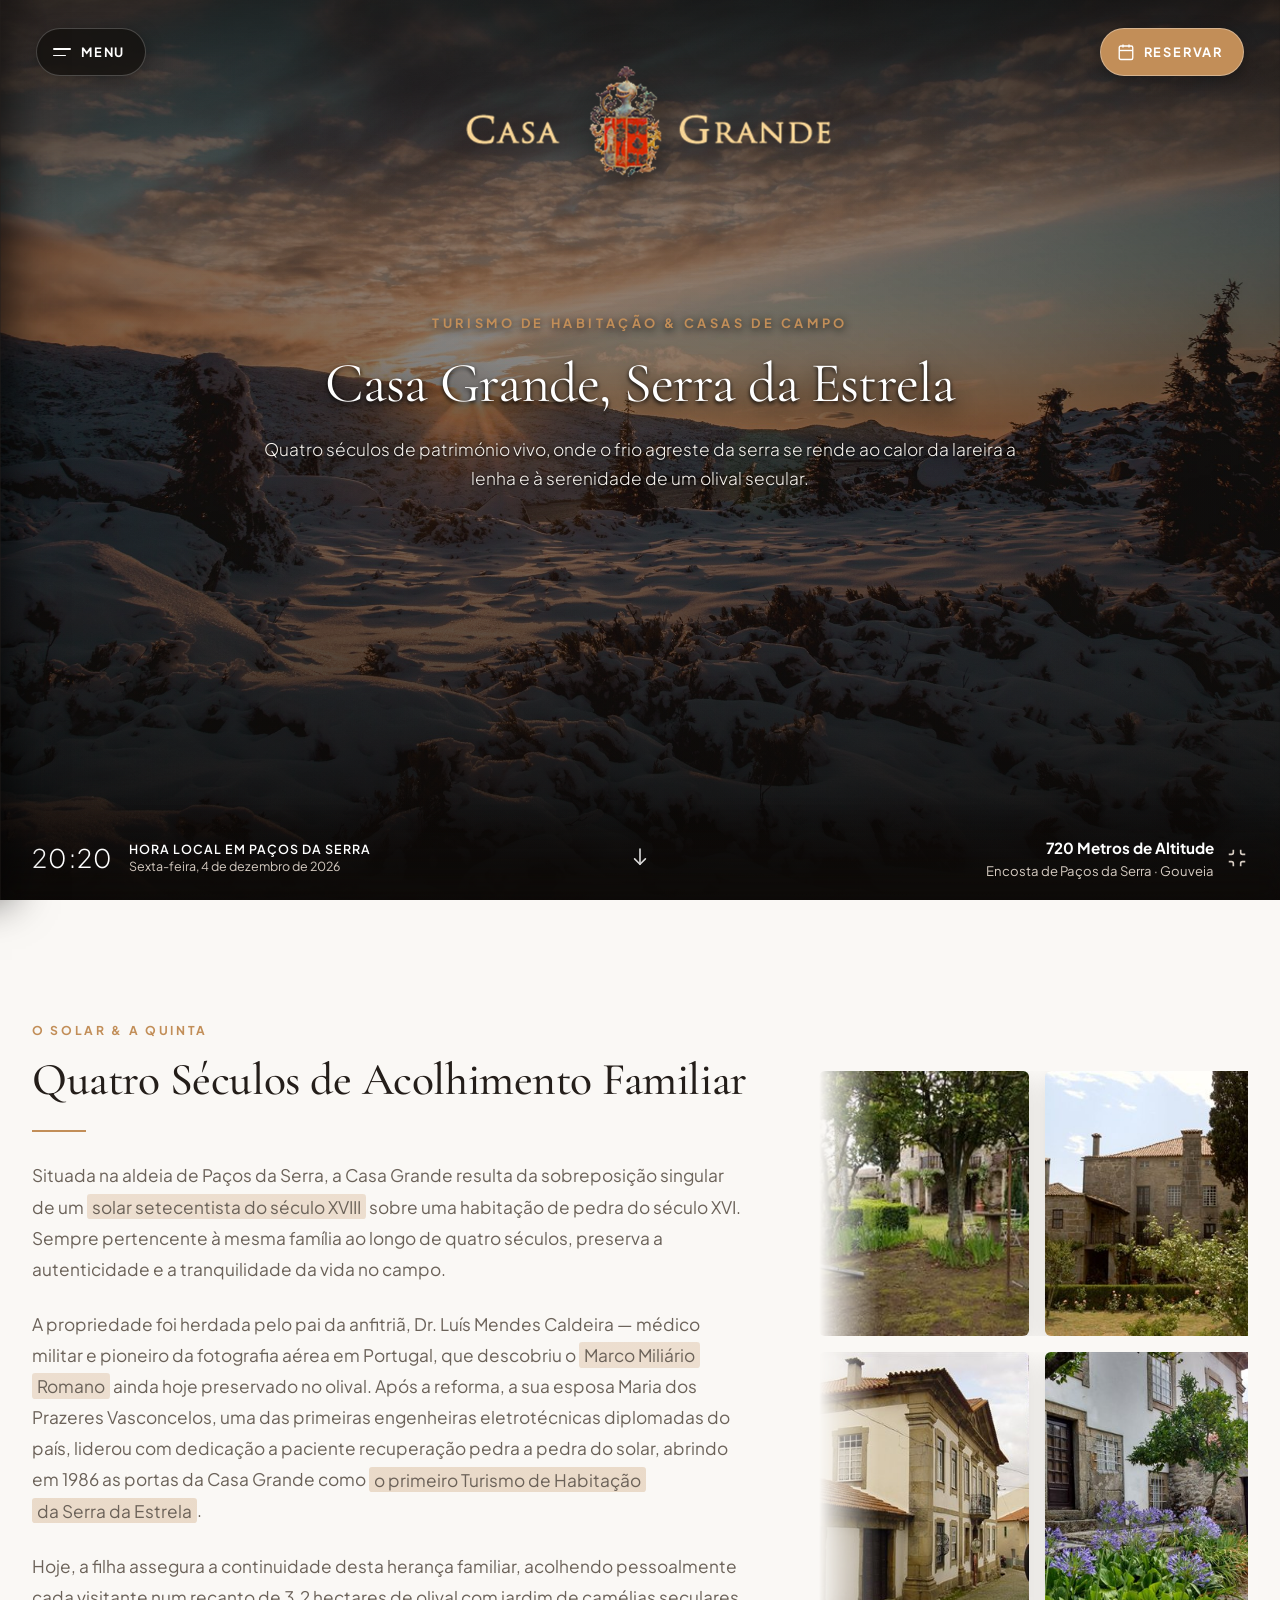
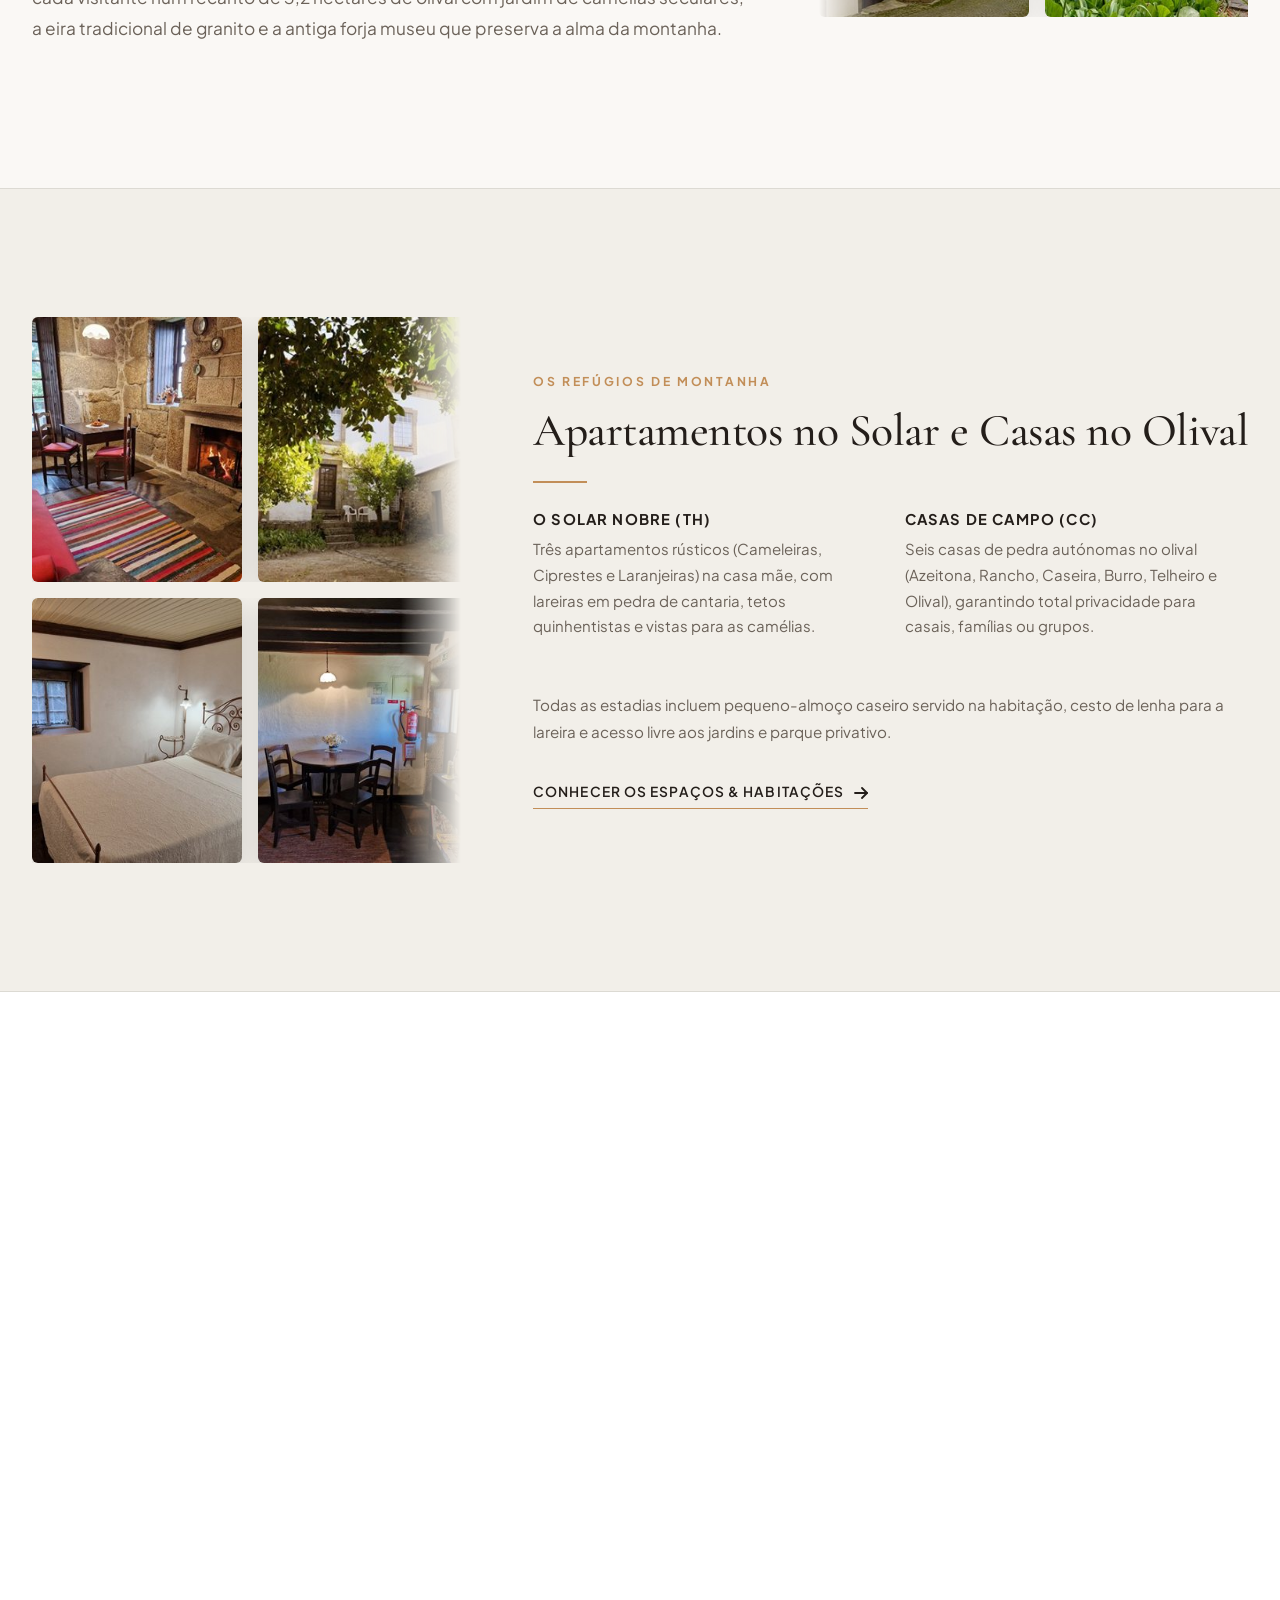
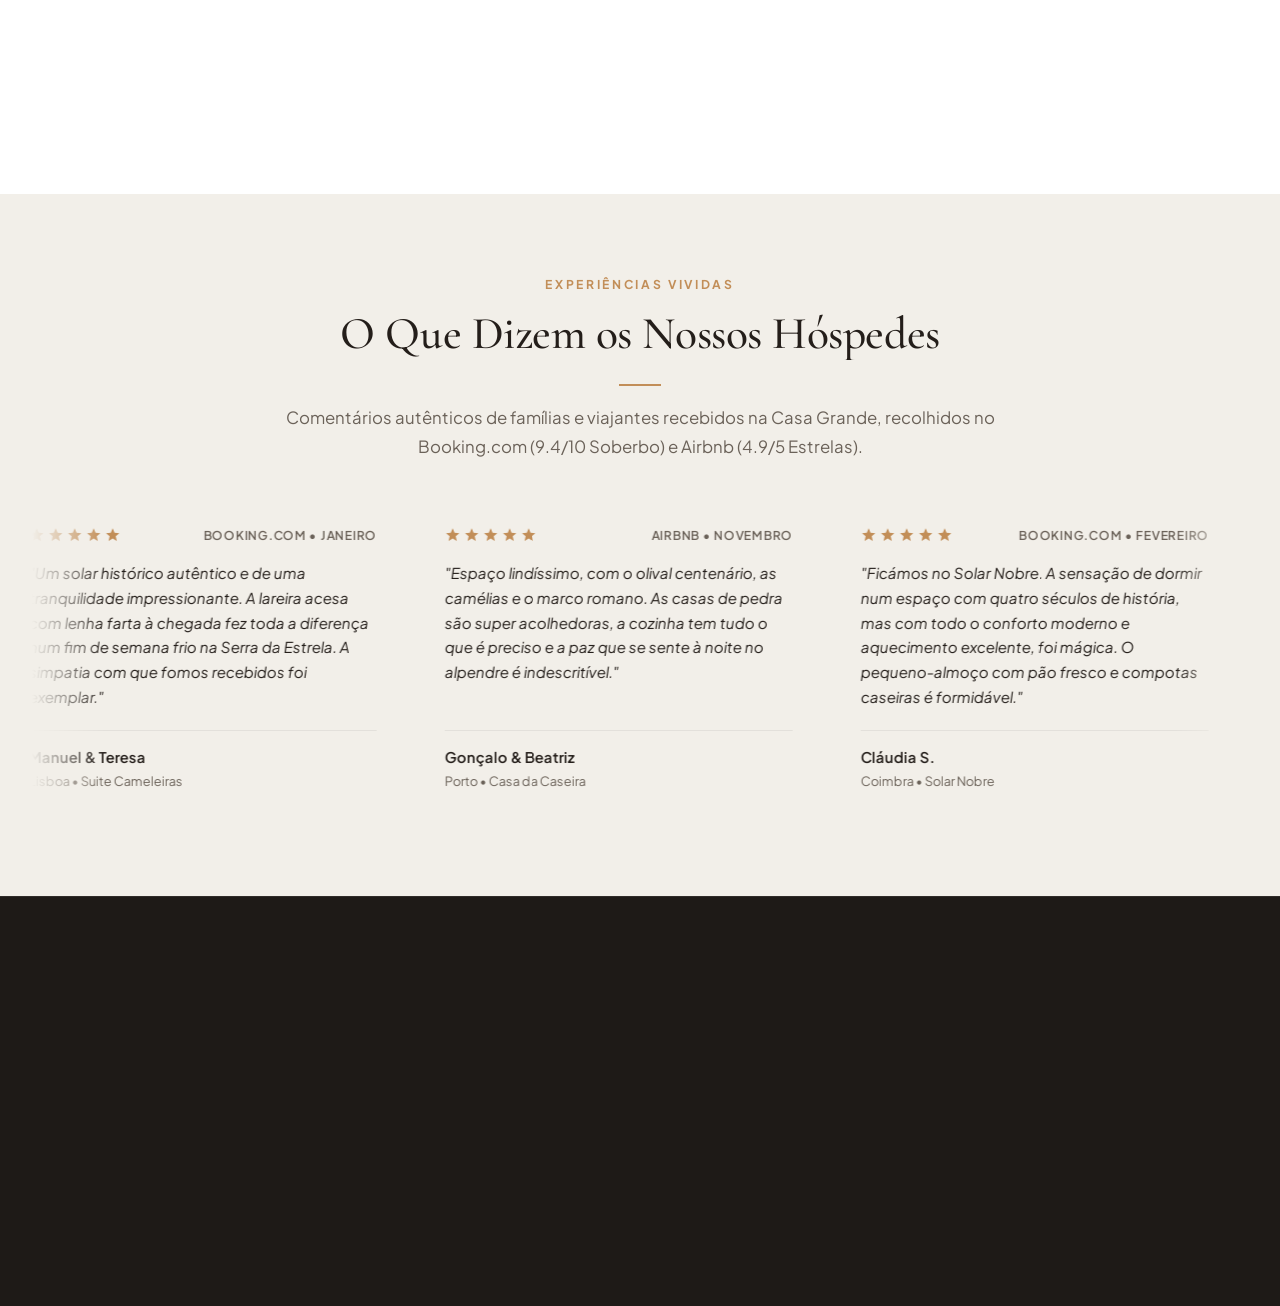
<file: index.html>
<!DOCTYPE html>
<html lang="pt">
<head>
  <meta charset="UTF-8">
  <meta name="viewport" content="width=device-width, initial-scale=1.0">
  <title>Casa Grande — Turismo de Habitação & Casas de Campo | Serra da Estrela</title>
  <meta name="description" content="Retiro histórico exclusivo em Paços da Serra, Gouveia. Um solar de quatro séculos, casas de pedra entre camélias e oliveiras, lareiras acesas e acolhimento familiar no Parque Natural da Serra da Estrela.">
  <link rel="preconnect" href="https://fonts.googleapis.com">
  <link rel="preconnect" href="https://fonts.gstatic.com" crossorigin>
  <link rel="preload" as="image" href="assets/img/hero_serra_estrela_neve.jpg" fetchpriority="high">
  <link rel="stylesheet" href="https://fonts.googleapis.com/css2?family=Cormorant+Garamond:ital,wght@0,400;0,500;0,600;0,700;1,400&family=Plus+Jakarta+Sans:wght@300;400;500;600;700&display=swap">
  
  <!-- Favicon Standard Bruto -->
  <link rel="icon" type="image/svg+xml" href="assets/img/favicon.svg">
  <link rel="icon" type="image/png" sizes="32x32" href="assets/img/favicon-32x32.png">
  <link rel="icon" type="image/png" sizes="16x16" href="assets/img/favicon-16x16.png">
  <link rel="apple-touch-icon" sizes="180x180" href="assets/img/apple-touch-icon.png">
  <link rel="shortcut icon" href="favicon.ico">

  <link rel="stylesheet" href="assets/css/style.css">
</head>
<body>


  <!-- BOTÃO FLUTUANTE DE MENU (FIXO NO TOPO ESQUERDO) -->
  <button type="button" class="floating-menu-trigger js-drawer-open" aria-label="Abrir Menu de Navegação" aria-expanded="false" aria-controls="main-drawer">
    <span class="menu-icon-bars" aria-hidden="true">
      <span class="bar bar-1"></span>
      <span class="bar bar-2"></span>
    </span>
    <span class="menu-trigger-text">Menu</span>
  </button>

  <!-- BOTÃO FLUTUANTE DE RESERVA (CALENDÁRIO — REVELA 'RESERVAR' & GLOW NO HOVER) -->
  <a href="reservas.html" class="floating-booking-cta" aria-label="Reservar Estadia na Casa Grande">
    <span class="booking-cta-icon" aria-hidden="true">
      <svg width="18" height="18" viewBox="0 0 24 24" fill="none" stroke="currentColor" stroke-width="1.8">
        <rect x="3" y="4" width="18" height="18" rx="2" ry="2"></rect>
        <line x1="16" y1="2" x2="16" y2="6"></line>
        <line x1="8" y1="2" x2="8" y2="6"></line>
        <line x1="3" y1="10" x2="21" y2="10"></line>
      </svg>
    </span>
    <span class="booking-cta-text">Reservar</span>
  </a>

  <!-- PAINEL LATERAL DE NAVEGAÇÃO (LUXURY SLIDE-IN DRAWER) -->
  <div class="nav-drawer-backdrop js-drawer-close" aria-hidden="true"></div>
  <aside class="nav-drawer" id="main-drawer" aria-label="Menu Principal" aria-hidden="true">
    <div class="drawer-header">
      <div class="drawer-brand">
        <img src="assets/img/logo_center.png" alt="Casa Grande" class="drawer-logo" / decoding="async">
      </div>
      <button type="button" class="drawer-close-btn js-drawer-close" aria-label="Fechar Menu">
        <svg width="20" height="20" viewBox="0 0 24 24" fill="none" stroke="currentColor" stroke-width="1.8"><line x1="18" y1="6" x2="6" y2="18"></line><line x1="6" y1="6" x2="18" y2="18"></line></svg>
      </button>
    </div>

    <div class="drawer-body">
      <nav class="drawer-nav">
        <ul class="drawer-menu-list">
          <li><a href="index.html" class="drawer-menu-link drawer-menu-link--highlight"><span class="link-title">Início</span></a></li>
          <li><a href="alojamentos.html" class="drawer-menu-link"><span class="link-title">Alojamentos</span></a></li>
          <li><a href="actividades.html" class="drawer-menu-link"><span class="link-title">Serra da Estrela</span></a></li>
          <li><a href="duvidas.html" class="drawer-menu-link"><span class="link-title">FAQs</span></a></li>
        </ul>

        <div class="drawer-booking-action">
          <a href="reservas.html" class="drawer-booking-btn">
            <span class="drawer-btn-icon">
              <svg width="18" height="18" viewBox="0 0 24 24" fill="none" stroke="currentColor" stroke-width="1.8">
                <rect x="3" y="4" width="18" height="18" rx="2" ry="2"></rect>
                <line x1="16" y1="2" x2="16" y2="6"></line>
                <line x1="8" y1="2" x2="8" y2="6"></line>
                <line x1="3" y1="10" x2="21" y2="10"></line>
              </svg>
            </span>
            <span class="drawer-btn-label">Reservar Estadia</span>
          </a>
        </div>
      </nav>

      <div class="drawer-footer">
        <div class="drawer-contacts">
          <a href="duvidas.html#contacto" class="drawer-section-title">Contactos</a>
          <a href="tel:+351934297935" class="drawer-contact-val">(+351) 934 297 935</a>
          <a href="mailto:info@casagrande.com.pt" class="drawer-contact-val">info@casagrande.com.pt</a>
          <p class="drawer-address-text">Largo Dr. Luís Mendes Caldeira nº 1<br>6290-241 Paços da Serra, Gouveia</p>
        </div>

        <div class="drawer-socials">
          <a href="https://instagram.com/casagrande_th" target="_blank" rel="noopener noreferrer" class="drawer-social-link">Instagram</a>
          <span class="sep">·</span>
          <a href="https://www.facebook.com/CGPacosDaSerra" target="_blank" rel="noopener noreferrer" class="drawer-social-link">Facebook</a>
        </div>
      </div>
    </div>
  </aside>

  <main id="main">
    
    <!-- HERO BREATHTAKING (ESTILO VUNABAKA) -->
    <section class="section-intro-vunabaka">
      <div class="section-intro-bg" data-parallax="true" data-move="60"></div>
      <div class="section-intro-overlay"></div>

      <!-- Logótipo Nobre no Eixo Superior do Hero -->
      <div class="hero-center-brand">
        <img src="assets/img/logo_center.png" alt="Casa Grande — Paços da Serra, Gouveia" class="hero-brand-logo" / decoding="async">
      </div>

      <div class="shell section-intro-head" data-aos="fade-up">
        <span class="intro-welcome-label">Turismo de Habitação &amp; Casas de Campo</span>
        <h1 class="intro-main-title">Casa Grande, Serra da Estrela</h1>
        <p class="intro-desc">Quatro séculos de património vivo, onde o frio agreste da serra se rende ao calor da lareira a lenha e à serenidade de um olival secular.</p>
      </div>

      <!-- Barra de Ambiente Vunabaka (Hora Local & Altitude) -->
      <div class="section-intro-ambient-bar">
        <div class="shell ambient-bar-inner">
          
          <!-- Hora Local sem segundos -->
          <div class="ambient-time-box" data-aos="fade-right">
            <div class="ambient-time-clock" id="ambient-live-clock">--:--</div>
            <div class="ambient-time-info">
              <strong>Hora Local em Paços da Serra</strong>
              <span id="ambient-live-date">--</span>
            </div>
          </div>

          <!-- Indicador Visual Central: Seta Contemplativa (Apenas Visual, Não-Botão Rigorosamente a Meio da Barra) -->
          <div class="ambient-scroll-indicator" aria-hidden="true">
            <svg width="18" height="22" viewBox="0 0 20 24" fill="none" stroke="currentColor" stroke-width="1.8" stroke-linecap="round" stroke-linejoin="round">
              <line x1="10" y1="2" x2="10" y2="19"></line>
              <polyline points="4 13 10 19 16 13"></polyline>
            </svg>
          </div>

          <!-- Altitude e Clima -->
          <div class="ambient-weather-box" data-aos="fade-left">
            <div>
              <strong>720 Metros de Altitude</strong>
              <span>Encosta de Paços da Serra · Gouveia</span>
            </div>
            <svg width="22" height="22" viewBox="0 0 24 24" fill="none" stroke="currentColor" stroke-width="1.8"><path d="M8 3v3a2 2 0 0 1-2 2H3m18 0h-3a2 2 0 0 1-2-2V3m0 18v-3a2 2 0 0 1 2-2h3M3 16h3a2 2 0 0 1 2 2v3"/></svg>
          </div>

        </div>
      </div>
    </section>

    <!-- SECÇÃO 1: A HISTÓRIA DO ALOJAMENTO (O SOLAR & QUINTA) -->
    <section class="section-vunabaka-story" id="historia">
      <div class="shell shell--grid">
        
        <div class="story-text-column" data-aos="fade-right">
          <span class="section-subtitle-label">O Solar &amp; A Quinta</span>
          <h2 class="section-heading-vunabaka">Quatro Séculos de Acolhimento Familiar</h2>
          <i class="ico-separator"></i>

          <p>
            Situada na aldeia de Paços da Serra, a Casa Grande resulta da sobreposição singular de um <span class="highlight-root trigger-load" style="--color: rgba(194, 142, 88, 0.24); --duration: 800ms; --delay: 200ms;">solar setecentista do século XVIII</span> sobre uma habitação de pedra do século XVI. Sempre pertencente à mesma família ao longo de quatro séculos, preserva a autenticidade e a tranquilidade da vida no campo.
          </p>
          <p>
            A propriedade foi herdada pelo pai da anfitriã, Dr. Luís Mendes Caldeira — médico militar e pioneiro da fotografia aérea em Portugal, que descobriu o <span class="highlight-root trigger-load" style="--color: rgba(194, 142, 88, 0.24); --duration: 800ms; --delay: 450ms;">Marco Miliário Romano</span> ainda hoje preservado no olival. Após a reforma, a sua esposa Maria dos Prazeres Vasconcelos, uma das primeiras engenheiras eletrotécnicas diplomadas do país, liderou com dedicação a paciente recuperação pedra a pedra do solar, abrindo em 1986 as portas da Casa Grande como <span class="highlight-root trigger-load" style="--color: rgba(194, 142, 88, 0.28); --duration: 850ms; --delay: 700ms;">o primeiro Turismo de Habitação da&nbsp;Serra&nbsp;da&nbsp;Estrela</span>.
          </p>
          <p>
            Hoje, a filha assegura a continuidade desta herança familiar, acolhendo pessoalmente cada visitante num recanto de 3,2 hectares de olival com jardim de camélias seculares, a eira tradicional de granito e a antiga forja museu que preserva a alma da montanha.
          </p>
        </div>

        <!-- Galeria de Montra Contínua: Duas Filas a Correr para Lados Contrários (16 Imagens Únicas) -->
        <div class="showcase-wrap showcase-wrap--right" data-aos="fade-left" aria-label="Montra de fotografias da Quinta e Solar">
          <!-- Fila 1: Rotação da Direita para a Esquerda (8 fotos únicas) -->
          <div class="showcase-row">
            <div class="showcase-track showcase-track--to-left">
              <div class="showcase-slide"><img src="assets/img/showcase/historia_1.jpg" alt="Jardim das Cameleiras e mesas de pedra" loading="lazy" decoding="async"></div>
              <div class="showcase-slide"><img src="assets/img/showcase/historia_2.jpg" alt="Solar Histórico visto da quinta" loading="lazy" decoding="async"></div>
              <div class="showcase-slide"><img src="assets/img/showcase/historia_3.jpg" alt="Forja Museu na Casa Grande" loading="lazy" decoding="async"></div>
              <div class="showcase-slide"><img src="assets/img/showcase/historia_4.jpg" alt="Marco Miliário Romano e buxo secular" loading="lazy" decoding="async"></div>
              <div class="showcase-slide"><img src="assets/img/showcase/historia_5.jpg" alt="Eira tradicional e telheiro de cantaria" loading="lazy" decoding="async"></div>
              <div class="showcase-slide"><img src="assets/img/showcase/historia_6.jpg" alt="Ala do buxo e portal em granito" loading="lazy" decoding="async"></div>
              <div class="showcase-slide"><img src="assets/img/showcase/historia_7.jpg" alt="Jardim florido entre camélias" loading="lazy" decoding="async"></div>
              <div class="showcase-slide"><img src="assets/img/showcase/historia_8.jpg" alt="Mesas de pedra e recantos exteriores" loading="lazy" decoding="async"></div>
              <!-- Duplicação para loop contínuo infinito -->
              <div class="showcase-slide" aria-hidden="true"><img src="assets/img/showcase/historia_1.jpg" alt="" loading="lazy" decoding="async"></div>
              <div class="showcase-slide" aria-hidden="true"><img src="assets/img/showcase/historia_2.jpg" alt="" loading="lazy" decoding="async"></div>
              <div class="showcase-slide" aria-hidden="true"><img src="assets/img/showcase/historia_3.jpg" alt="" loading="lazy" decoding="async"></div>
              <div class="showcase-slide" aria-hidden="true"><img src="assets/img/showcase/historia_4.jpg" alt="" loading="lazy" decoding="async"></div>
              <div class="showcase-slide" aria-hidden="true"><img src="assets/img/showcase/historia_5.jpg" alt="" loading="lazy" decoding="async"></div>
              <div class="showcase-slide" aria-hidden="true"><img src="assets/img/showcase/historia_6.jpg" alt="" loading="lazy" decoding="async"></div>
              <div class="showcase-slide" aria-hidden="true"><img src="assets/img/showcase/historia_7.jpg" alt="" loading="lazy" decoding="async"></div>
              <div class="showcase-slide" aria-hidden="true"><img src="assets/img/showcase/historia_8.jpg" alt="" loading="lazy" decoding="async"></div>
            </div>
          </div>
          <!-- Fila 2: Rotação da Esquerda para a Direita (8 fotos únicas) -->
          <div class="showcase-row">
            <div class="showcase-track showcase-track--to-right">
              <div class="showcase-slide"><img src="assets/img/showcase/historia_9.jpg" alt="Fachada senhorial de granito vista da rua" loading="lazy" decoding="async"></div>
              <div class="showcase-slide"><img src="assets/img/showcase/historia_10.jpg" alt="Pátio e portal das Laranjeiras" loading="lazy" decoding="async"></div>
              <div class="showcase-slide"><img src="assets/img/showcase/historia_11.jpg" alt="Telhados e beirais históricos sob a neve" loading="lazy" decoding="async"></div>
              <div class="showcase-slide"><img src="assets/img/showcase/historia_12.jpg" alt="Vista aérea do solar e do olival secular" loading="lazy" decoding="async"></div>
              <div class="showcase-slide"><img src="assets/img/showcase/historia_13.jpg" alt="Pomar e árvores de fruto em flor" loading="lazy" decoding="async"></div>
              <div class="showcase-slide"><img src="assets/img/showcase/historia_14.jpg" alt="Ocaso dourado sobre os ciprestes da quinta" loading="lazy" decoding="async"></div>
              <div class="showcase-slide"><img src="assets/img/showcase/historia_15.jpg" alt="Caminho rústico de pedra entre azeitonas" loading="lazy" decoding="async"></div>
              <div class="showcase-slide"><img src="assets/img/showcase/historia_16.jpg" alt="Manto de neve no terreiro do solar" loading="lazy" decoding="async"></div>
              <!-- Duplicação para loop contínuo infinito -->
              <div class="showcase-slide" aria-hidden="true"><img src="assets/img/showcase/historia_9.jpg" alt="" loading="lazy" decoding="async"></div>
              <div class="showcase-slide" aria-hidden="true"><img src="assets/img/showcase/historia_10.jpg" alt="" loading="lazy" decoding="async"></div>
              <div class="showcase-slide" aria-hidden="true"><img src="assets/img/showcase/historia_11.jpg" alt="" loading="lazy" decoding="async"></div>
              <div class="showcase-slide" aria-hidden="true"><img src="assets/img/showcase/historia_12.jpg" alt="" loading="lazy" decoding="async"></div>
              <div class="showcase-slide" aria-hidden="true"><img src="assets/img/showcase/historia_13.jpg" alt="" loading="lazy" decoding="async"></div>
              <div class="showcase-slide" aria-hidden="true"><img src="assets/img/showcase/historia_14.jpg" alt="" loading="lazy" decoding="async"></div>
              <div class="showcase-slide" aria-hidden="true"><img src="assets/img/showcase/historia_15.jpg" alt="" loading="lazy" decoding="async"></div>
              <div class="showcase-slide" aria-hidden="true"><img src="assets/img/showcase/historia_16.jpg" alt="" loading="lazy" decoding="async"></div>
            </div>
          </div>
        </div>

      </div>
    </section>

    <!-- SECÇÃO 2: OS DIFERENTES ALOJAMENTOS -->
    <section class="section-vunabaka-accommodations" id="alojamentos">
      <div class="shell vunabaka-accommodations-grid">
        
        <!-- Galeria de Montra Contínua: Duas Filas a Correr para Lados Contrários (16 Imagens Únicas) -->
        <div class="showcase-wrap showcase-wrap--left" data-aos="fade-right" aria-label="Montra de fotografias dos Alojamentos">
          <!-- Fila 1: Rotação da Esquerda para a Direita (8 fotos únicas) -->
          <div class="showcase-row">
            <div class="showcase-track showcase-track--to-right">
              <div class="showcase-slide"><img src="assets/img/showcase/alojamentos_1.jpg" alt="Suite Cameleiras com lareira acesa" loading="lazy" decoding="async"></div>
              <div class="showcase-slide"><img src="assets/img/showcase/alojamentos_2.jpg" alt="Apartamento Laranjeiras no Solar Nobre" loading="lazy" decoding="async"></div>
              <div class="showcase-slide"><img src="assets/img/showcase/alojamentos_3.jpg" alt="Apartamento Ciprestes com vigas rústicas" loading="lazy" decoding="async"></div>
              <div class="showcase-slide"><img src="assets/img/showcase/alojamentos_4.jpg" alt="Casa da Azeitona no olival" loading="lazy" decoding="async"></div>
              <div class="showcase-slide"><img src="assets/img/showcase/alojamentos_5.jpg" alt="Casa da Caseira em cantaria" loading="lazy" decoding="async"></div>
              <div class="showcase-slide"><img src="assets/img/showcase/alojamentos_6.jpg" alt="Casa do Rancho com luz de montanha" loading="lazy" decoding="async"></div>
              <div class="showcase-slide"><img src="assets/img/showcase/alojamentos_7.jpg" alt="Casa do Burro refúgio em xisto" loading="lazy" decoding="async"></div>
              <div class="showcase-slide"><img src="assets/img/showcase/alojamentos_8.jpg" alt="Casa do Telheiro e alpendre" loading="lazy" decoding="async"></div>
              <!-- Duplicação para loop contínuo infinito -->
              <div class="showcase-slide" aria-hidden="true"><img src="assets/img/showcase/alojamentos_1.jpg" alt="" loading="lazy" decoding="async"></div>
              <div class="showcase-slide" aria-hidden="true"><img src="assets/img/showcase/alojamentos_2.jpg" alt="" loading="lazy" decoding="async"></div>
              <div class="showcase-slide" aria-hidden="true"><img src="assets/img/showcase/alojamentos_3.jpg" alt="" loading="lazy" decoding="async"></div>
              <div class="showcase-slide" aria-hidden="true"><img src="assets/img/showcase/alojamentos_4.jpg" alt="" loading="lazy" decoding="async"></div>
              <div class="showcase-slide" aria-hidden="true"><img src="assets/img/showcase/alojamentos_5.jpg" alt="" loading="lazy" decoding="async"></div>
              <div class="showcase-slide" aria-hidden="true"><img src="assets/img/showcase/alojamentos_6.jpg" alt="" loading="lazy" decoding="async"></div>
              <div class="showcase-slide" aria-hidden="true"><img src="assets/img/showcase/alojamentos_7.jpg" alt="" loading="lazy" decoding="async"></div>
              <div class="showcase-slide" aria-hidden="true"><img src="assets/img/showcase/alojamentos_8.jpg" alt="" loading="lazy" decoding="async"></div>
            </div>
          </div>
          <!-- Fila 2: Rotação da Direita para a Esquerda (8 fotos únicas) -->
          <div class="showcase-row">
            <div class="showcase-track showcase-track--to-left">
              <div class="showcase-slide"><img src="assets/img/showcase/alojamentos_9.jpg" alt="Quarto com cama de ferro e paredes em pedra de cantaria" loading="lazy" decoding="async"></div>
              <div class="showcase-slide"><img src="assets/img/showcase/alojamentos_10.jpg" alt="Salinha rústica em pedra com mesa de refeições e tapete regional" loading="lazy" decoding="async"></div>
              <div class="showcase-slide"><img src="assets/img/showcase/alojamentos_11.jpg" alt="Salinha privada com lareira acesa e ambiente acolhedor" loading="lazy" decoding="async"></div>
              <div class="showcase-slide"><img src="assets/img/showcase/alojamentos_12.jpg" alt="Varanda panorâmica de madeira virada para as camélias" loading="lazy" decoding="async"></div>
              <div class="showcase-slide"><img src="assets/img/showcase/alojamentos_13.jpg" alt="Lareira tradicional e recanto de leitura no campo" loading="lazy" decoding="async"></div>
              <div class="showcase-slide"><img src="assets/img/showcase/alojamentos_14.jpg" alt="Quarto amplo e luminoso com mobiliário de madeira" loading="lazy" decoding="async"></div>
              <div class="showcase-slide"><img src="assets/img/showcase/alojamentos_15.jpg" alt="Recanto de estar rústico em pedra natural" loading="lazy" decoding="async"></div>
              <div class="showcase-slide"><img src="assets/img/showcase/alojamentos_16.jpg" alt="Sala de convívio sob vigas de madeira nobre" loading="lazy" decoding="async"></div>
              <!-- Duplicação para loop contínuo infinito -->
              <div class="showcase-slide" aria-hidden="true"><img src="assets/img/showcase/alojamentos_9.jpg" alt="" loading="lazy" decoding="async"></div>
              <div class="showcase-slide" aria-hidden="true"><img src="assets/img/showcase/alojamentos_10.jpg" alt="" loading="lazy" decoding="async"></div>
              <div class="showcase-slide" aria-hidden="true"><img src="assets/img/showcase/alojamentos_11.jpg" alt="" loading="lazy" decoding="async"></div>
              <div class="showcase-slide" aria-hidden="true"><img src="assets/img/showcase/alojamentos_12.jpg" alt="" loading="lazy" decoding="async"></div>
              <div class="showcase-slide" aria-hidden="true"><img src="assets/img/showcase/alojamentos_13.jpg" alt="" loading="lazy" decoding="async"></div>
              <div class="showcase-slide" aria-hidden="true"><img src="assets/img/showcase/alojamentos_14.jpg" alt="" loading="lazy" decoding="async"></div>
              <div class="showcase-slide" aria-hidden="true"><img src="assets/img/showcase/alojamentos_15.jpg" alt="" loading="lazy" decoding="async"></div>
              <div class="showcase-slide" aria-hidden="true"><img src="assets/img/showcase/alojamentos_16.jpg" alt="" loading="lazy" decoding="async"></div>
            </div>
          </div>
        </div>

        <div class="story-text-column" data-aos="fade-left">
          <span class="section-subtitle-label">Os Refúgios de Montanha</span>
          <h2 class="section-heading-vunabaka">Apartamentos no Solar e Casas no Olival</h2>
          <i class="ico-separator"></i>

          <div class="vunabaka-two-cols-text">
            <div>
              <h4>O Solar Nobre (TH)</h4>
              <p>Três apartamentos rústicos (Cameleiras, Ciprestes e Laranjeiras) na casa mãe, com lareiras em pedra de cantaria, tetos quinhentistas e vistas para as camélias.</p>
            </div>
            <div>
              <h4>Casas de Campo (CC)</h4>
              <p>Seis casas de pedra autónomas no olival (Azeitona, Rancho, Caseira, Burro, Telheiro e Olival), garantindo total privacidade para casais, famílias ou grupos.</p>
            </div>
          </div>

          <p style="margin-bottom: 24px; font-size: 0.95rem; color: var(--color-text-muted);">
            Todas as estadias incluem pequeno-almoço caseiro servido na habitação, cesto de lenha para a lareira e acesso livre aos jardins e parque privativo.
          </p>

          <a href="alojamentos.html" class="btn-link btn-link-vunabaka">
            <span>Conhecer os Espaços &amp; Habitações</span>
            <svg class="btn-link-arrow" width="14" height="12" viewBox="0 0 14 12" fill="none" stroke="currentColor" stroke-width="1.8" stroke-linecap="round" stroke-linejoin="round">
              <line x1="1" y1="6" x2="13" y2="6"></line>
              <polyline points="8 1 13 6 8 11"></polyline>
            </svg>
          </a>
        </div>

      </div>
    </section>

    <!-- SECÇÃO 3: A LOCALIZAÇÃO (SERRA DA ESTRELA) -->
    <section class="section-vunabaka-location" id="localizacao">
      <div class="shell shell--grid">
        
        <div class="story-text-column" data-aos="fade-right">
          <span class="section-subtitle-label">Parque Natural da Serra da Estrela</span>
          <h2 class="section-heading-vunabaka">No Coração da Montanha Mais Alta</h2>
          <i class="ico-separator"></i>

          <p>
            Paços da Serra repousa na encosta norte da Serra da Estrela, a escassos minutos quer de Gouveia quer de Seia. Esta posição privilegiada permite combinar a serenidade de uma aldeia beirã com o acesso rápido aos <span class="highlight-root trigger-load" style="--color: rgba(194, 142, 88, 0.24); --duration: 800ms; --delay: 350ms;">pontos mais emblemáticos de Portugal continental</span>.
          </p>

          <div class="location-distances-row">
            <div class="distance-item"><strong>Gouveia:</strong> 8 km (10 min)</div>
            <div class="distance-item"><strong>Seia:</strong> 8 km (10 min)</div>
            <div class="distance-item"><strong>Vale do Rossim:</strong> 24 km (30 min)</div>
            <div class="distance-item"><strong>Torre (Ponto Mais Alto):</strong> 38 km (45 min)</div>
          </div>

          <p style="margin-bottom: 24px; font-size: 0.95rem; color: var(--color-text-muted);">
            Das neves de inverno na estância de ski às lagoas cristalinas e praias fluviais no verão, passando pelas aldeias medievais de Linhares da Beira.
          </p>

          <a href="actividades.html" class="btn-link btn-link-vunabaka">
            <span>Explorar o Guia de Atividades na Serra</span>
            <svg class="btn-link-arrow" width="14" height="12" viewBox="0 0 14 12" fill="none" stroke="currentColor" stroke-width="1.8" stroke-linecap="round" stroke-linejoin="round">
              <line x1="1" y1="6" x2="13" y2="6"></line>
              <polyline points="8 1 13 6 8 11"></polyline>
            </svg>
          </a>
        </div>

        <!-- Galeria de Montra Contínua: Duas Filas a Correr para Lados Contrários (16 Imagens Únicas) -->
        <div class="showcase-wrap showcase-wrap--right" data-aos="fade-left" aria-label="Montra de fotografias da Serra da Estrela">
          <!-- Fila 1: Rotação da Direita para a Esquerda (8 fotos únicas) -->
          <div class="showcase-row">
            <div class="showcase-track showcase-track--to-left">
              <div class="showcase-slide"><img src="assets/img/showcase/actividades_1.jpg" alt="Torre da Serra da Estrela com neve" loading="lazy" decoding="async"></div>
              <div class="showcase-slide"><img src="assets/img/showcase/actividades_2.jpg" alt="Vale Glaciário do Zêzere" loading="lazy" decoding="async"></div>
              <div class="showcase-slide"><img src="assets/img/showcase/actividades_3.jpg" alt="Monumento Natural Cabeça da Velha" loading="lazy" decoding="async"></div>
              <div class="showcase-slide"><img src="assets/img/showcase/actividades_4.jpg" alt="Covão da Ametade com bétulas e rio" loading="lazy" decoding="async"></div>
              <div class="showcase-slide"><img src="assets/img/showcase/actividades_5.jpg" alt="Castelo Medieval de Linhares da Beira" loading="lazy" decoding="async"></div>
              <div class="showcase-slide"><img src="assets/img/showcase/actividades_6.jpg" alt="Ribeira da Caniça e quedas de água" loading="lazy" decoding="async"></div>
              <div class="showcase-slide"><img src="assets/img/showcase/actividades_7.jpg" alt="Aldeia Típica de Cabeça" loading="lazy" decoding="async"></div>
              <div class="showcase-slide"><img src="assets/img/showcase/actividades_8.jpg" alt="Anta da Orca património megalítico" loading="lazy" decoding="async"></div>
              <!-- Duplicação para loop contínuo infinito -->
              <div class="showcase-slide" aria-hidden="true"><img src="assets/img/showcase/actividades_1.jpg" alt="" loading="lazy" decoding="async"></div>
              <div class="showcase-slide" aria-hidden="true"><img src="assets/img/showcase/actividades_2.jpg" alt="" loading="lazy" decoding="async"></div>
              <div class="showcase-slide" aria-hidden="true"><img src="assets/img/showcase/actividades_3.jpg" alt="" loading="lazy" decoding="async"></div>
              <div class="showcase-slide" aria-hidden="true"><img src="assets/img/showcase/actividades_4.jpg" alt="" loading="lazy" decoding="async"></div>
              <div class="showcase-slide" aria-hidden="true"><img src="assets/img/showcase/actividades_5.jpg" alt="" loading="lazy" decoding="async"></div>
              <div class="showcase-slide" aria-hidden="true"><img src="assets/img/showcase/actividades_6.jpg" alt="" loading="lazy" decoding="async"></div>
              <div class="showcase-slide" aria-hidden="true"><img src="assets/img/showcase/actividades_7.jpg" alt="" loading="lazy" decoding="async"></div>
              <div class="showcase-slide" aria-hidden="true"><img src="assets/img/showcase/actividades_8.jpg" alt="" loading="lazy" decoding="async"></div>
            </div>
          </div>
          <!-- Fila 2: Rotação da Esquerda para a Direita (8 fotos únicas) -->
          <div class="showcase-row">
            <div class="showcase-track showcase-track--to-right">
              <div class="showcase-slide"><img src="assets/img/showcase/actividades_9.jpg" alt="Praia fluvial do Vale do Rossim e lagoa cristalina" loading="lazy" decoding="async"></div>
              <div class="showcase-slide"><img src="assets/img/showcase/actividades_10.jpg" alt="Formação rochosa Cabeça do Velho" loading="lazy" decoding="async"></div>
              <div class="showcase-slide"><img src="assets/img/showcase/actividades_11.jpg" alt="Trilho de montanha e rota pedestre das Canadas" loading="lazy" decoding="async"></div>
              <div class="showcase-slide"><img src="assets/img/showcase/actividades_12.jpg" alt="Museu Natural da Eletricidade em Seia" loading="lazy" decoding="async"></div>
              <div class="showcase-slide"><img src="assets/img/showcase/actividades_13.jpg" alt="Cume da Torre no Parque Natural" loading="lazy" decoding="async"></div>
              <div class="showcase-slide"><img src="assets/img/showcase/actividades_14.jpg" alt="Bosque de bétulas na nascente do Rio Zêzere" loading="lazy" decoding="async"></div>
              <div class="showcase-slide"><img src="assets/img/showcase/actividades_15.jpg" alt="Muralhas de granito da aldeia histórica de Linhares" loading="lazy" decoding="async"></div>
              <div class="showcase-slide"><img src="assets/img/showcase/actividades_16.jpg" alt="Poço límpido e cascatas na serra" loading="lazy" decoding="async"></div>
              <!-- Duplicação para loop contínuo infinito -->
              <div class="showcase-slide" aria-hidden="true"><img src="assets/img/showcase/actividades_9.jpg" alt="" loading="lazy" decoding="async"></div>
              <div class="showcase-slide" aria-hidden="true"><img src="assets/img/showcase/actividades_10.jpg" alt="" loading="lazy" decoding="async"></div>
              <div class="showcase-slide" aria-hidden="true"><img src="assets/img/showcase/actividades_11.jpg" alt="" loading="lazy" decoding="async"></div>
              <div class="showcase-slide" aria-hidden="true"><img src="assets/img/showcase/actividades_12.jpg" alt="" loading="lazy" decoding="async"></div>
              <div class="showcase-slide" aria-hidden="true"><img src="assets/img/showcase/actividades_13.jpg" alt="" loading="lazy" decoding="async"></div>
              <div class="showcase-slide" aria-hidden="true"><img src="assets/img/showcase/actividades_14.jpg" alt="" loading="lazy" decoding="async"></div>
              <div class="showcase-slide" aria-hidden="true"><img src="assets/img/showcase/actividades_15.jpg" alt="" loading="lazy" decoding="async"></div>
              <div class="showcase-slide" aria-hidden="true"><img src="assets/img/showcase/actividades_16.jpg" alt="" loading="lazy" decoding="async"></div>
            </div>
          </div>
        </div>

      </div>
    </section>

    <!-- SECÇÃO 4: OPINIÕES DOS HÓSPEDES (REVIEWS) -->
    <section id="opinioes" class="section-vunabaka-opinioes">
      <div class="shell">
        <div class="section-header-centered" data-aos="fade-up">
          <span class="section-subtitle-label">Experiências Vividas</span>
          <h2 class="section-heading-vunabaka">O Que Dizem os Nossos Hóspedes</h2>
          <i class="ico-separator ico-separator-centered"></i>
          <p class="section-desc-opinioes">
            Comentários autênticos de famílias e viajantes recebidos na Casa Grande, recolhidos no Booking.com (9.4/10 Soberbo) e Airbnb (4.9/5 Estrelas).
          </p>
        </div>

        <!-- Ticker de Avaliações em Rotação Contínua com Drag Nativo -->
        <div class="reviews-ticker-wrapper" id="reviewsTickerWrapper" role="region" aria-label="Avaliações dos hóspedes em rotação contínua" tabindex="0">
          <div class="reviews-ticker-track" id="reviewsTickerTrack">
            
            <!-- Review 1 -->
            <article class="review-card">
              <div class="review-header">
                <div class="review-stars" aria-label="5 estrelas">
                  <svg class="star-icon" viewBox="0 0 24 24"><path d="M12 17.27L18.18 21l-1.64-7.03L22 9.24l-7.19-.61L12 2 9.19 8.63 2 9.24l5.46 4.73L5.82 21z"/></svg>
                  <svg class="star-icon" viewBox="0 0 24 24"><path d="M12 17.27L18.18 21l-1.64-7.03L22 9.24l-7.19-.61L12 2 9.19 8.63 2 9.24l5.46 4.73L5.82 21z"/></svg>
                  <svg class="star-icon" viewBox="0 0 24 24"><path d="M12 17.27L18.18 21l-1.64-7.03L22 9.24l-7.19-.61L12 2 9.19 8.63 2 9.24l5.46 4.73L5.82 21z"/></svg>
                  <svg class="star-icon" viewBox="0 0 24 24"><path d="M12 17.27L18.18 21l-1.64-7.03L22 9.24l-7.19-.61L12 2 9.19 8.63 2 9.24l5.46 4.73L5.82 21z"/></svg>
                  <svg class="star-icon" viewBox="0 0 24 24"><path d="M12 17.27L18.18 21l-1.64-7.03L22 9.24l-7.19-.61L12 2 9.19 8.63 2 9.24l5.46 4.73L5.82 21z"/></svg>
                </div>
                <span class="review-date">Booking.com • Janeiro</span>
              </div>
              <p class="review-text">
                "Um solar histórico autêntico e de uma tranquilidade impressionante. A lareira acesa com lenha farta à chegada fez toda a diferença num fim de semana frio na Serra da Estrela. A simpatia com que fomos recebidos foi exemplar."
              </p>
              <div class="review-author">
                <span class="review-name">Manuel &amp; Teresa</span>
                <span class="review-origin">Lisboa • Suite Cameleiras</span>
              </div>
            </article>

            <!-- Review 2 -->
            <article class="review-card">
              <div class="review-header">
                <div class="review-stars" aria-label="5 estrelas">
                  <svg class="star-icon" viewBox="0 0 24 24"><path d="M12 17.27L18.18 21l-1.64-7.03L22 9.24l-7.19-.61L12 2 9.19 8.63 2 9.24l5.46 4.73L5.82 21z"/></svg>
                  <svg class="star-icon" viewBox="0 0 24 24"><path d="M12 17.27L18.18 21l-1.64-7.03L22 9.24l-7.19-.61L12 2 9.19 8.63 2 9.24l5.46 4.73L5.82 21z"/></svg>
                  <svg class="star-icon" viewBox="0 0 24 24"><path d="M12 17.27L18.18 21l-1.64-7.03L22 9.24l-7.19-.61L12 2 9.19 8.63 2 9.24l5.46 4.73L5.82 21z"/></svg>
                  <svg class="star-icon" viewBox="0 0 24 24"><path d="M12 17.27L18.18 21l-1.64-7.03L22 9.24l-7.19-.61L12 2 9.19 8.63 2 9.24l5.46 4.73L5.82 21z"/></svg>
                  <svg class="star-icon" viewBox="0 0 24 24"><path d="M12 17.27L18.18 21l-1.64-7.03L22 9.24l-7.19-.61L12 2 9.19 8.63 2 9.24l5.46 4.73L5.82 21z"/></svg>
                </div>
                <span class="review-date">Airbnb • Novembro</span>
              </div>
              <p class="review-text">
                "Espaço lindíssimo, com o olival centenário, as camélias e o marco romano. As casas de pedra são super acolhedoras, a cozinha tem tudo o que é preciso e a paz que se sente à noite no alpendre é indescritível."
              </p>
              <div class="review-author">
                <span class="review-name">Gonçalo &amp; Beatriz</span>
                <span class="review-origin">Porto • Casa da Caseira</span>
              </div>
            </article>

            <!-- Review 3 -->
            <article class="review-card">
              <div class="review-header">
                <div class="review-stars" aria-label="5 estrelas">
                  <svg class="star-icon" viewBox="0 0 24 24"><path d="M12 17.27L18.18 21l-1.64-7.03L22 9.24l-7.19-.61L12 2 9.19 8.63 2 9.24l5.46 4.73L5.82 21z"/></svg>
                  <svg class="star-icon" viewBox="0 0 24 24"><path d="M12 17.27L18.18 21l-1.64-7.03L22 9.24l-7.19-.61L12 2 9.19 8.63 2 9.24l5.46 4.73L5.82 21z"/></svg>
                  <svg class="star-icon" viewBox="0 0 24 24"><path d="M12 17.27L18.18 21l-1.64-7.03L22 9.24l-7.19-.61L12 2 9.19 8.63 2 9.24l5.46 4.73L5.82 21z"/></svg>
                  <svg class="star-icon" viewBox="0 0 24 24"><path d="M12 17.27L18.18 21l-1.64-7.03L22 9.24l-7.19-.61L12 2 9.19 8.63 2 9.24l5.46 4.73L5.82 21z"/></svg>
                  <svg class="star-icon" viewBox="0 0 24 24"><path d="M12 17.27L18.18 21l-1.64-7.03L22 9.24l-7.19-.61L12 2 9.19 8.63 2 9.24l5.46 4.73L5.82 21z"/></svg>
                </div>
                <span class="review-date">Booking.com • Fevereiro</span>
              </div>
              <p class="review-text">
                "Ficámos no Solar Nobre. A sensação de dormir num espaço com quatro séculos de história, mas com todo o conforto moderno e aquecimento excelente, foi mágica. O pequeno-almoço com pão fresco e compotas caseiras é formidável."
              </p>
              <div class="review-author">
                <span class="review-name">Cláudia S.</span>
                <span class="review-origin">Coimbra • Solar Nobre</span>
              </div>
            </article>

            <!-- Review 4 -->
            <article class="review-card">
              <div class="review-header">
                <div class="review-stars" aria-label="5 estrelas">
                  <svg class="star-icon" viewBox="0 0 24 24"><path d="M12 17.27L18.18 21l-1.64-7.03L22 9.24l-7.19-.61L12 2 9.19 8.63 2 9.24l5.46 4.73L5.82 21z"/></svg>
                  <svg class="star-icon" viewBox="0 0 24 24"><path d="M12 17.27L18.18 21l-1.64-7.03L22 9.24l-7.19-.61L12 2 9.19 8.63 2 9.24l5.46 4.73L5.82 21z"/></svg>
                  <svg class="star-icon" viewBox="0 0 24 24"><path d="M12 17.27L18.18 21l-1.64-7.03L22 9.24l-7.19-.61L12 2 9.19 8.63 2 9.24l5.46 4.73L5.82 21z"/></svg>
                  <svg class="star-icon" viewBox="0 0 24 24"><path d="M12 17.27L18.18 21l-1.64-7.03L22 9.24l-7.19-.61L12 2 9.19 8.63 2 9.24l5.46 4.73L5.82 21z"/></svg>
                  <svg class="star-icon" viewBox="0 0 24 24"><path d="M12 17.27L18.18 21l-1.64-7.03L22 9.24l-7.19-.61L12 2 9.19 8.63 2 9.24l5.46 4.73L5.82 21z"/></svg>
                </div>
                <span class="review-date">Airbnb • Dezembro</span>
              </div>
              <p class="review-text">
                "Ideal para famílias que querem subir à Torre para a neve de dia e recolher ao aconchego da lareira à noite. Os nossos filhos adoraram o espaço seguro do jardim e a visita à antiga forja museu. Vamos voltar de certeza!"
              </p>
              <div class="review-author">
                <span class="review-name">Família Duarte</span>
                <span class="review-origin">Braga • Casa do Rancho</span>
              </div>
            </article>

            <!-- Review 5 -->
            <article class="review-card">
              <div class="review-header">
                <div class="review-stars" aria-label="5 estrelas">
                  <svg class="star-icon" viewBox="0 0 24 24"><path d="M12 17.27L18.18 21l-1.64-7.03L22 9.24l-7.19-.61L12 2 9.19 8.63 2 9.24l5.46 4.73L5.82 21z"/></svg>
                  <svg class="star-icon" viewBox="0 0 24 24"><path d="M12 17.27L18.18 21l-1.64-7.03L22 9.24l-7.19-.61L12 2 9.19 8.63 2 9.24l5.46 4.73L5.82 21z"/></svg>
                  <svg class="star-icon" viewBox="0 0 24 24"><path d="M12 17.27L18.18 21l-1.64-7.03L22 9.24l-7.19-.61L12 2 9.19 8.63 2 9.24l5.46 4.73L5.82 21z"/></svg>
                  <svg class="star-icon" viewBox="0 0 24 24"><path d="M12 17.27L18.18 21l-1.64-7.03L22 9.24l-7.19-.61L12 2 9.19 8.63 2 9.24l5.46 4.73L5.82 21z"/></svg>
                  <svg class="star-icon" viewBox="0 0 24 24"><path d="M12 17.27L18.18 21l-1.64-7.03L22 9.24l-7.19-.61L12 2 9.19 8.63 2 9.24l5.46 4.73L5.82 21z"/></svg>
                </div>
                <span class="review-date">Booking.com • Março</span>
              </div>
              <p class="review-text">
                "Hospitalidade genuína, daquelas que já raramente se encontram. A localização é perfeita para explorar tanto Gouveia como Seia e os vales glaciares. O silêncio à noite proporciona um descanso absoluto."
              </p>
              <div class="review-author">
                <span class="review-name">António &amp; Helena</span>
                <span class="review-origin">Aveiro • Casa da Azeitona</span>
              </div>
            </article>

          </div>
        </div>
      </div>
    </section>

  </main>

  <!-- RODAPÉ CANÓNICO BRUTO (3 COLUNAS COM MAPA EMBED) -->
  <footer class="site-footer">
    <div class="shell">
      
      <div class="footer-grid">
        
        <!-- Coluna 1: Marca & Contactos -->
        <div class="footer-col">
          <div class="footer-brand-title">Casa Grande</div>
          <p class="footer-brand-desc">
            Turismo rural acolhedor no Parque Natural da Serra da Estrela. Casas de pedra independentes, lareira a lenha e olival secular de quatro séculos da família Vasconcelos.
          </p>
          <ul class="footer-contacts-list">
            <li class="footer-contact-row">
              <span class="footer-contact-label">Telemóvel:</span>
              <span class="footer-contact-val">(+351) 934 297 935</span>
            </li>
            <li class="footer-contact-row">
              <span class="footer-contact-label">Telefone Fixo:</span>
              <span class="footer-contact-val">(+351) 238 496 341</span>
            </li>
            <li class="footer-contact-row">
              <span class="footer-contact-label">E-mail:</span>
              <span class="footer-contact-val">info@casagrande.com.pt</span>
            </li>
          </ul>

          <div class="footer-social-icons" aria-label="Redes Sociais Oficiais">
            <a href="https://instagram.com/casagrande_th" target="_blank" rel="noopener noreferrer" class="social-icon-btn" aria-label="Instagram da Casa Grande" title="Instagram @casagrande_th">
              <svg viewBox="0 0 24 24" width="18" height="18" fill="none" stroke="currentColor" stroke-width="1.8" stroke-linecap="round" stroke-linejoin="round">
                <rect x="2" y="2" width="20" height="20" rx="5" ry="5"></rect>
                <path d="M16 11.37A4 4 0 1 1 12.63 8 4 4 0 0 1 16 11.37z"></path>
                <line x1="17.5" y1="6.5" x2="17.51" y2="6.5"></line>
              </svg>
            </a>
            <a href="https://www.facebook.com/CGPacosDaSerra" target="_blank" rel="noopener noreferrer" class="social-icon-btn" aria-label="Facebook da Casa Grande" title="Facebook Casa Grande">
              <svg viewBox="0 0 24 24" width="18" height="18" fill="none" stroke="currentColor" stroke-width="1.8" stroke-linecap="round" stroke-linejoin="round">
                <path d="M18 2h-3a5 5 0 0 0-5 5v3H7v4h3v8h4v-8h3l1-4h-4V7a1 1 0 0 1 1-1h3z"></path>
              </svg>
            </a>
          </div>
        </div>

        <!-- Coluna 2: Secções do Website na Vertical -->
        <div class="footer-col">
          <h4>Secções do Website</h4>
          <ul class="footer-vertical-nav">
            <li><a href="index.html" class="footer-nav-link">Início</a></li>
            <li><a href="alojamentos.html" class="footer-nav-link">Alojamentos</a></li>
            <li><a href="actividades.html" class="footer-nav-link">Serra da Estrela</a></li>
            <li><a href="duvidas.html" class="footer-nav-link">FAQs</a></li>
            <li><a href="reservas.html" class="footer-nav-link footer-nav-highlight">Reservar Estadia</a></li>
          </ul>
        </div>

        <!-- Coluna 3: Localização & Mapa Embed -->
        <div class="footer-col">
          <h4>Localização &amp; Acessos</h4>
          <p class="footer-location-text">
            Largo Dr. Luís Mendes Caldeira nº 1, 6290-241 Paços da Serra, Gouveia<br>
            Serra da Estrela, Portugal
          </p>
          <p class="footer-distances-line">
            Distâncias: Gouveia (8 km) • Seia (8 km) • Coimbra (75 km) • Porto (170 km) • Lisboa (290 km)
          </p>

          <div class="footer-map-under">
            <iframe
              title="Localização da Casa Grande em Paços da Serra"
              src="https://maps.google.com/maps?q=40.459570,-7.649389+(Casa%20Grande%20Pa%C3%A7os%20da%20Serra)&t=&z=15&ie=UTF8&iwloc=&output=embed"
              loading="lazy"
              referrerpolicy="no-referrer-when-downgrade">
            </iframe>
            <a href="https://maps.google.com/maps?q=40.459570,-7.649389" target="_blank" rel="noopener noreferrer" class="footer-map-cta" aria-label="Abrir localização no Google Maps">
              <span>Abrir no Google Maps</span>
              <svg width="13" height="13" viewBox="0 0 24 24" fill="none" stroke="currentColor" stroke-width="2"><line x1="5" y1="12" x2="19" y2="12"/><polyline points="12 5 19 12 12 19"/></svg>
            </a>
          </div>
        </div>

      </div>

      <div class="footer-bottom">
        <div>
          &copy; 2026 Casa Grande — Paços da Serra, Gouveia. Todos os direitos reservados.
        </div>
        <div class="footer-legal-links">
          <a href="#privacidade" class="legal-modal-trigger" data-legal="privacy">Política de Privacidade</a>
          <span class="sep">•</span>
          <a href="https://www.livroreclamacoes.pt" target="_blank" rel="noopener noreferrer">Livro de Reclamações</a>
        </div>
        <div>
          Desenvolvido segundo o Standard de Qualidade Bruto
        </div>
      </div>

    </div>
  </footer>

  <script src="assets/js/main.js"></script>
</body>
</html>
</file>
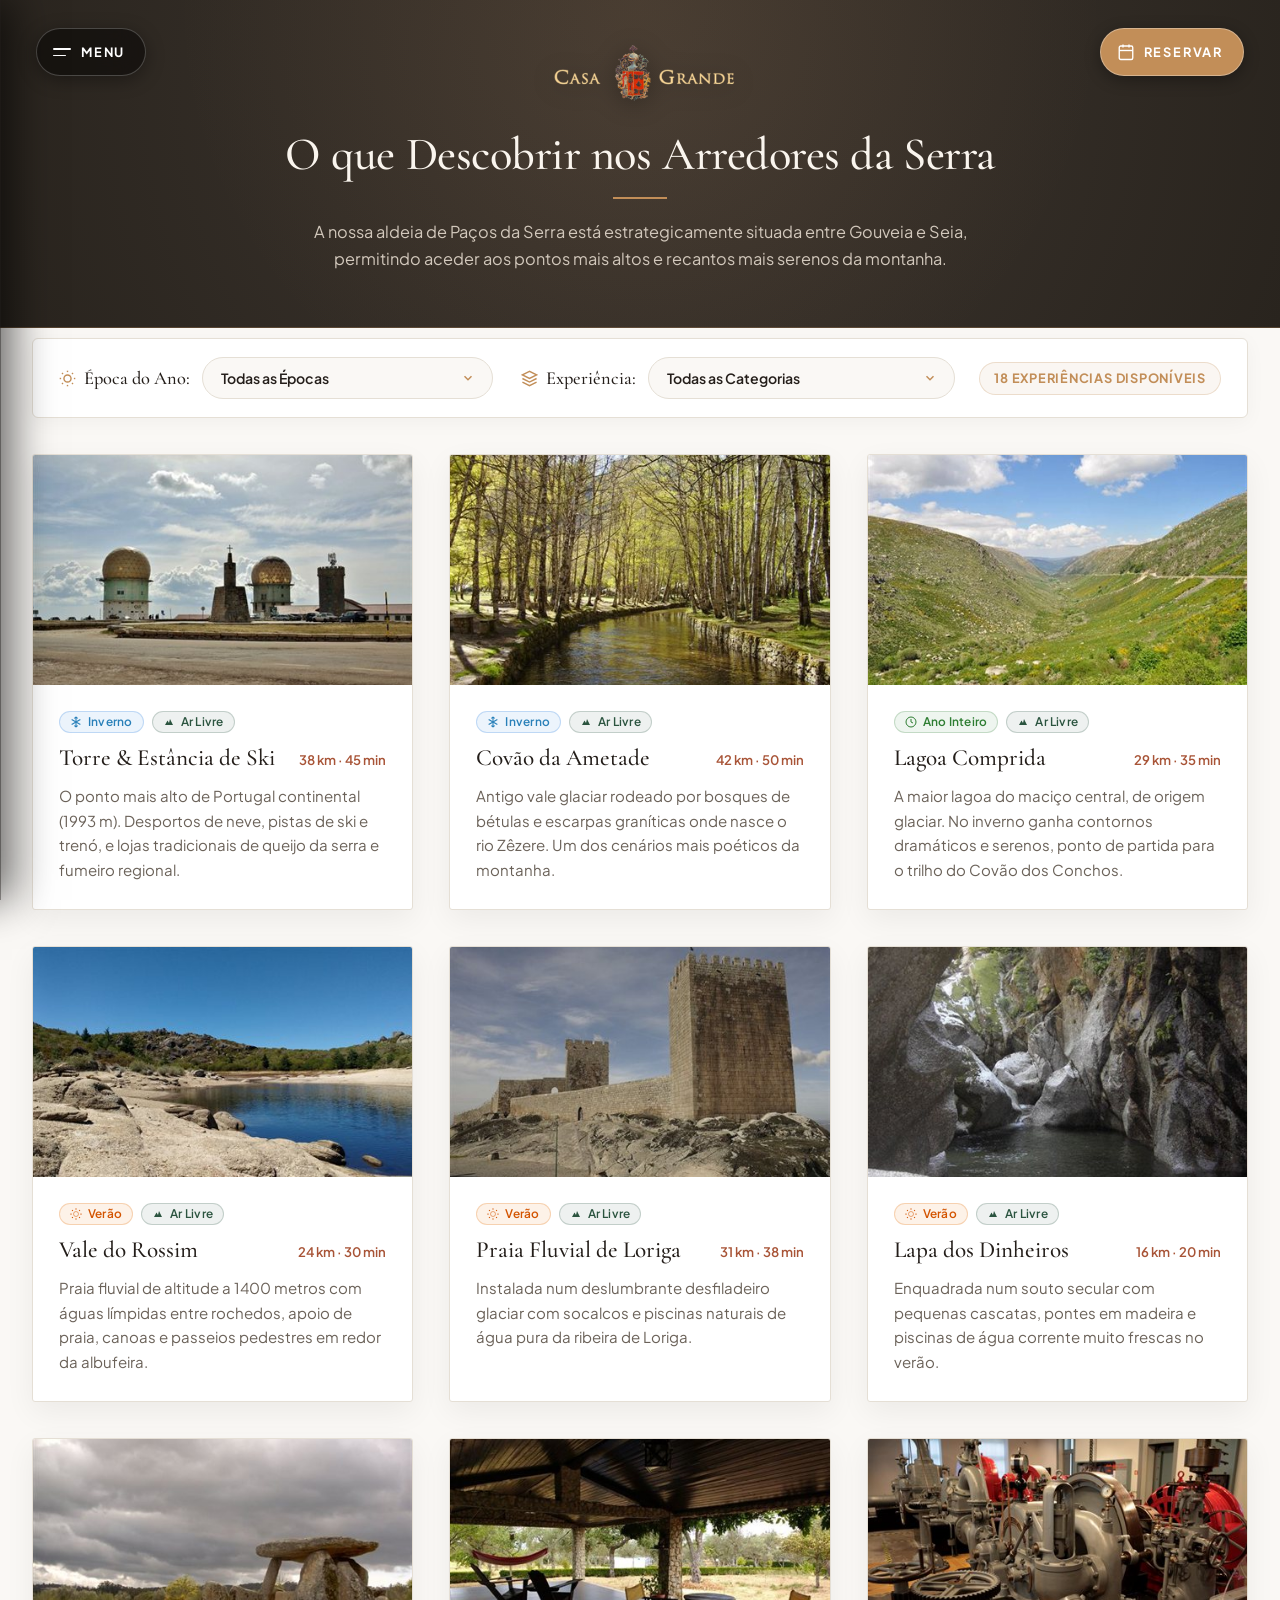
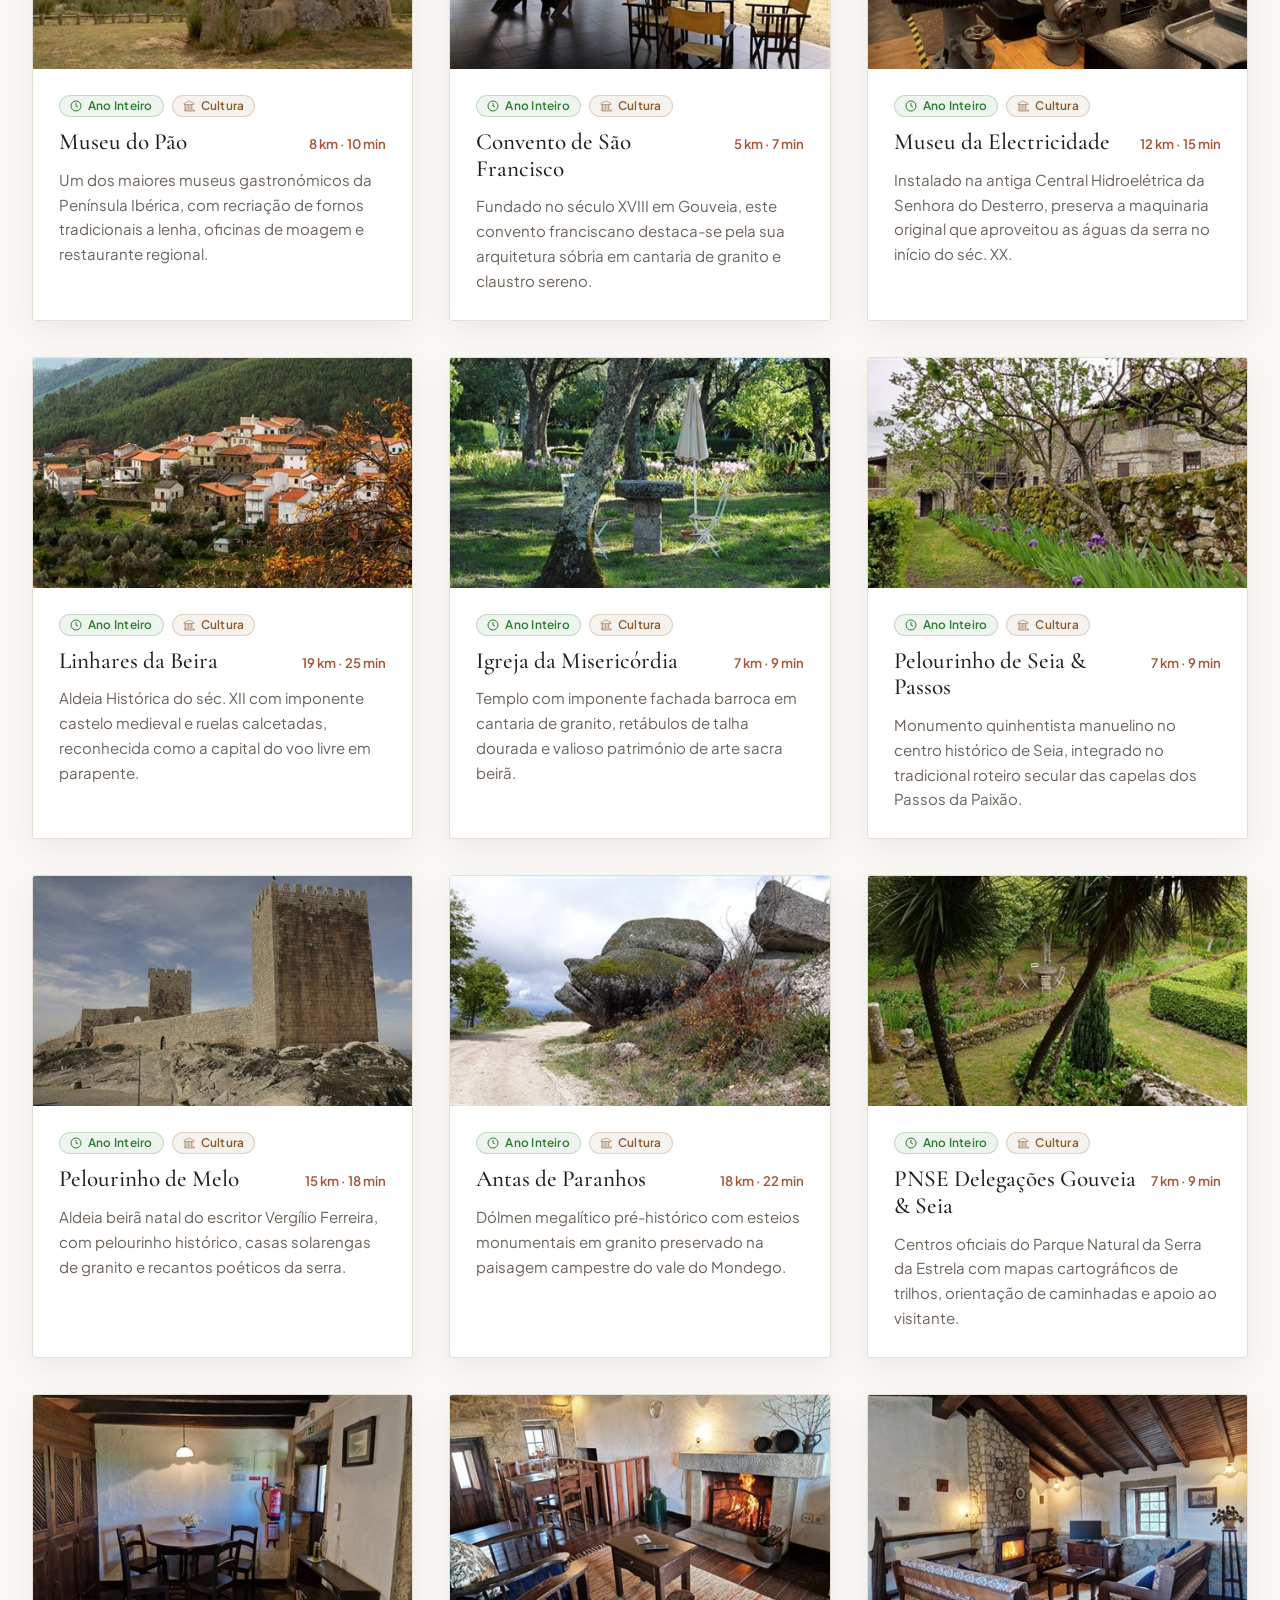
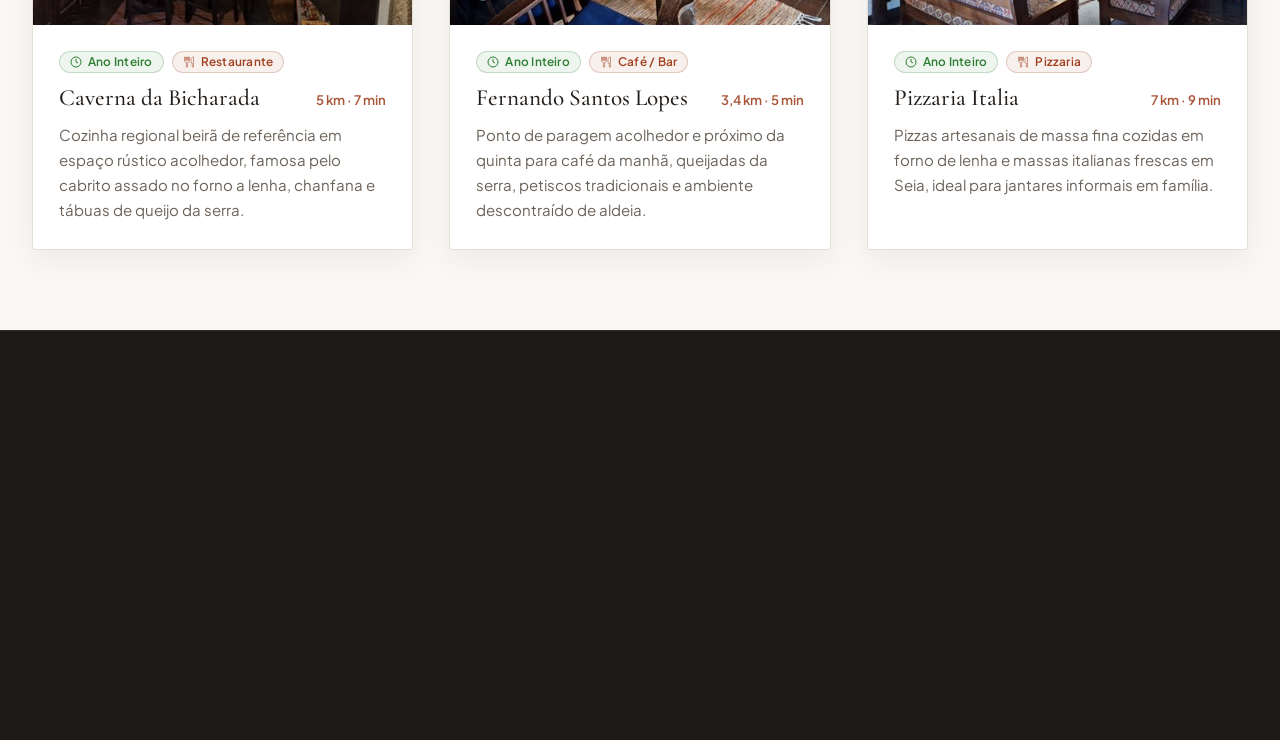
<file: actividades.html>
<!DOCTYPE html>
<html lang="pt">
<head>
  <meta charset="UTF-8">
  <meta name="viewport" content="width=device-width, initial-scale=1.0">
  <title>A Serra da Estrela nos Arredores — Casa Grande | Paços da Serra</title>
  <meta name="description" content="Guia de experiências na Serra da Estrela a partir da Casa Grande em Paços da Serra: neve na Torre, praias fluviais de altitude, aldeias históricas e gastronomia serrana.">
  <link rel="preconnect" href="https://fonts.googleapis.com">
  <link rel="preconnect" href="https://fonts.gstatic.com" crossorigin>
  <link rel="stylesheet" href="https://fonts.googleapis.com/css2?family=Cormorant+Garamond:ital,wght@0,400;0,500;0,600;0,700;1,400&family=Plus+Jakarta+Sans:wght@300;400;500;600;700&display=swap">
  
  <!-- Favicon Standard Bruto -->
  <link rel="icon" type="image/svg+xml" href="assets/img/favicon.svg">
  <link rel="icon" type="image/png" sizes="32x32" href="assets/img/favicon-32x32.png">
  <link rel="icon" type="image/png" sizes="16x16" href="assets/img/favicon-16x16.png">
  <link rel="apple-touch-icon" sizes="180x180" href="assets/img/apple-touch-icon.png">
  <link rel="shortcut icon" href="favicon.ico">

  <link rel="stylesheet" href="assets/css/style.css">
</head>
<body>

  <!-- BOTÃO FLUTUANTE DE MENU (FIXO NO TOPO ESQUERDO) -->
  <button type="button" class="floating-menu-trigger js-drawer-open" aria-label="Abrir Menu de Navegação" aria-expanded="false" aria-controls="main-drawer">
    <span class="menu-icon-bars" aria-hidden="true">
      <span class="bar bar-1"></span>
      <span class="bar bar-2"></span>
    </span>
    <span class="menu-trigger-text">Menu</span>
  </button>

  <!-- BOTÃO FLUTUANTE DE RESERVA (CALENDÁRIO — REVELA 'RESERVAR' & GLOW NO HOVER) -->
  <a href="reservas.html" class="floating-booking-cta" aria-label="Reservar Estadia na Casa Grande">
    <span class="booking-cta-icon" aria-hidden="true">
      <svg width="18" height="18" viewBox="0 0 24 24" fill="none" stroke="currentColor" stroke-width="1.8">
        <rect x="3" y="4" width="18" height="18" rx="2" ry="2"></rect>
        <line x1="16" y1="2" x2="16" y2="6"></line>
        <line x1="8" y1="2" x2="8" y2="6"></line>
        <line x1="3" y1="10" x2="21" y2="10"></line>
      </svg>
    </span>
    <span class="booking-cta-text">Reservar</span>
  </a>

  <!-- PAINEL LATERAL DE NAVEGAÇÃO (LUXURY SLIDE-IN DRAWER) -->
  <div class="nav-drawer-backdrop js-drawer-close" aria-hidden="true"></div>
  <aside class="nav-drawer" id="main-drawer" aria-label="Menu Principal" aria-hidden="true">
    <div class="drawer-header">
      <div class="drawer-brand">
        <img src="assets/img/logo_center.png" alt="Casa Grande" class="drawer-logo" / decoding="async">
      </div>
      <button type="button" class="drawer-close-btn js-drawer-close" aria-label="Fechar Menu">
        <svg width="20" height="20" viewBox="0 0 24 24" fill="none" stroke="currentColor" stroke-width="1.8"><line x1="18" y1="6" x2="6" y2="18"></line><line x1="6" y1="6" x2="18" y2="18"></line></svg>
      </button>
    </div>

    <div class="drawer-body">
      <nav class="drawer-nav">
        <ul class="drawer-menu-list">
          <li><a href="index.html" class="drawer-menu-link"><span class="link-title">Início</span></a></li>
          <li><a href="alojamentos.html" class="drawer-menu-link"><span class="link-title">Alojamentos</span></a></li>
          <li><a href="actividades.html" class="drawer-menu-link drawer-menu-link--highlight"><span class="link-title">Serra da Estrela</span></a></li>
          <li><a href="duvidas.html" class="drawer-menu-link"><span class="link-title">FAQs</span></a></li>
        </ul>
        <div class="drawer-booking-action">
          <a href="reservas.html" class="drawer-booking-btn">
            <span class="drawer-btn-icon">
              <svg width="18" height="18" viewBox="0 0 24 24" fill="none" stroke="currentColor" stroke-width="1.8">
                <rect x="3" y="4" width="18" height="18" rx="2" ry="2"></rect>
                <line x1="16" y1="2" x2="16" y2="6"></line>
                <line x1="8" y1="2" x2="8" y2="6"></line>
                <line x1="3" y1="10" x2="21" y2="10"></line>
              </svg>
            </span>
            <span class="drawer-btn-label">Reservar Estadia</span>
          </a>
        </div>
      </nav>

      <div class="drawer-footer">
        <div class="drawer-contacts">
          <a href="duvidas.html#contacto" class="drawer-section-title">Contactos</a>
          <a href="tel:+351934297935" class="drawer-contact-val">(+351) 934 297 935</a>
          <a href="mailto:info@casagrande.com.pt" class="drawer-contact-val">info@casagrande.com.pt</a>
          <p class="drawer-address-text">Largo Dr. Luís Mendes Caldeira nº 1<br>6290-241 Paços da Serra, Gouveia</p>
        </div>

        <div class="drawer-socials">
          <a href="https://instagram.com/casagrande_th" target="_blank" rel="noopener noreferrer" class="drawer-social-link">Instagram</a>
          <span class="sep">·</span>
          <a href="https://www.facebook.com/CGPacosDaSerra" target="_blank" rel="noopener noreferrer" class="drawer-social-link">Facebook</a>
        </div>
      </div>
    </div>
  </aside>

  <main id="main">

    <!-- HERO ESCURO EDITORIAL COM MARCA (DESTAQUE MÁXIMO DO LOGÓTIPO BRUTO) -->
    <header class="subpage-dark-hero">
      <div class="interior-brand-bar">
        <a href="index.html" title="Voltar à Página Inicial — Casa Grande">
          <img src="assets/img/logo_center.png" alt="Casa Grande" class="interior-brand-logo" decoding="async">
        </a>
      </div>

      <div class="container subpage-hero-container">
        <h1 class="subpage-hero-title">O que Descobrir nos Arredores da Serra</h1>
        <i class="ico-separator" style="margin: 16px auto 20px auto;"></i>
        <p class="subpage-hero-desc">
          A nossa aldeia de Paços da Serra está estrategicamente situada entre Gouveia e Seia, permitindo aceder aos pontos mais altos e recantos mais serenos da montanha.
        </p>
      </div>
    </header>

    <!-- GUIA DE ATIVIDADES: FILTRO DUPLO INTERATIVO (OPÇÃO 1) -->
    <section class="activities-section" id="catalogo-actividades" style="padding-top: 10px; padding-bottom: 80px;">
      <div class="container">
        
        <!-- BARRA DE DUPLO FILTRO: LADO A LADO (FRENTE A FRENTE) COM DESIGN EDITORIAL -->
        <div class="activities-filter-bar">
          <div class="activities-filters-group">
            
            <!-- Seletor 1: Época do Ano / Sazonalidade -->
            <div class="filter-dropdown-wrapper">
              <label for="season-filter-select" class="filter-label">
                <svg width="17" height="17" viewBox="0 0 24 24" fill="none" stroke="currentColor" stroke-width="2"><circle cx="12" cy="12" r="5"></circle><line x1="12" y1="1" x2="12" y2="3"></line><line x1="12" y1="21" x2="12" y2="23"></line><line x1="4.22" y1="4.22" x2="5.64" y2="5.64"></line><line x1="18.36" y1="18.36" x2="19.78" y2="19.78"></line><line x1="1" y1="12" x2="3" y2="12"></line><line x1="21" y1="12" x2="23" y2="12"></line><line x1="4.22" y1="19.78" x2="5.64" y2="18.36"></line><line x1="18.36" y1="5.64" x2="19.78" y2="4.22"></line></svg>
                <span>Época do Ano:</span>
              </label>
              <div class="custom-select-box">
                <select id="season-filter-select" class="guest-select-input" aria-label="Filtrar por época do ano">
                  <option value="all" selected>Todas as Épocas</option>
                  <option value="inverno">Inverno &amp; Neve</option>
                  <option value="verao">Verão &amp; Praias Fluviais</option>
                </select>
                <div class="select-chevron" aria-hidden="true">
                  <svg width="14" height="14" viewBox="0 0 24 24" fill="none" stroke="currentColor" stroke-width="2.5"><polyline points="6 9 12 15 18 9"></polyline></svg>
                </div>
              </div>
            </div>

            <!-- Seletor 2: Tipo de Experiência / Categoria -->
            <div class="filter-dropdown-wrapper">
              <label for="category-filter-select" class="filter-label">
                <svg width="17" height="17" viewBox="0 0 24 24" fill="none" stroke="currentColor" stroke-width="2"><polygon points="12 2 2 7 12 12 22 7 12 2"></polygon><polyline points="2 17 12 22 22 17"></polyline><polyline points="2 12 12 17 22 12"></polyline></svg>
                <span>Experiência:</span>
              </label>
              <div class="custom-select-box">
                <select id="category-filter-select" class="guest-select-input" aria-label="Filtrar por categoria de experiência">
                  <option value="all" selected>Todas as Categorias</option>
                  <option value="natureza">Passeios &amp; Ar Livre</option>
                  <option value="monumentos">Monumentos &amp; Cultura</option>
                  <option value="restaurantes">Restaurantes &amp; Cafés</option>
                </select>
                <div class="select-chevron" aria-hidden="true">
                  <svg width="14" height="14" viewBox="0 0 24 24" fill="none" stroke="currentColor" stroke-width="2.5"><polyline points="6 9 12 15 18 9"></polyline></svg>
                </div>
              </div>
            </div>

          </div>

          <div class="filter-live-status">
            <span class="active-count-badge" id="activities-count-badge">18 Experiências Disponíveis</span>
          </div>
        </div>

        <!-- GRELHA UNIFICADA DE CARTÕES DE ATIVIDADES -->
        <div class="activities-grid" id="activities-unified-grid">
          
          <!-- 1. Torre & Estância de Ski -->
          <article class="activity-card" data-season="inverno" data-category="natureza">
            <div class="activity-img-wrap">
              <img src="assets/img/showcase/actividades_1.jpg" alt="Torre da Serra da Estrela" loading="lazy" decoding="async">
            </div>
            <div class="activity-body">
              <div class="activity-silhouettes-bar">
                <span class="sil-tag sil-tag-snow" title="Temporada de Inverno e Neve">
                  <svg width="12" height="12" viewBox="0 0 24 24" fill="none" stroke="currentColor" stroke-width="2.2"><line x1="12" y1="2" x2="12" y2="22"></line><line x1="12" y1="2" x2="9" y2="5"></line><line x1="12" y1="2" x2="15" y2="5"></line><line x1="12" y1="22" x2="9" y2="19"></line><line x1="12" y1="22" x2="15" y2="19"></line><line x1="3.34" y1="7" x2="20.66" y2="17"></line><line x1="20.66" y1="7" x2="3.34" y2="17"></line></svg>
                  <span>Inverno</span>
                </span>
                <span class="sil-tag sil-tag-nature" title="Passeios & Ar Livre">
                  <svg width="12" height="12" viewBox="0 0 24 24" fill="currentColor"><path d="M14 6l6 12H4l5-9 3 5 2-8z"/></svg>
                  <span>Ar Livre</span>
                </span>
              </div>
              <div class="activity-header-line">
                <h3>Torre &amp; Estância de Ski</h3>
                <span class="activity-distance-text">38 km · 45 min</span>
              </div>
              <p class="activity-desc">O ponto mais alto de Portugal continental (1993 m). Desportos de neve, pistas de ski e trenó, e lojas tradicionais de queijo da serra e fumeiro regional.</p>
            </div>
          </article>

          <!-- 2. Covão da Ametade -->
          <article class="activity-card" data-season="inverno" data-category="natureza">
            <div class="activity-img-wrap">
              <img src="assets/img/showcase/actividades_4.jpg" alt="Covão da Ametade" loading="lazy" decoding="async">
            </div>
            <div class="activity-body">
              <div class="activity-silhouettes-bar">
                <span class="sil-tag sil-tag-snow" title="Temporada de Inverno">
                  <svg width="12" height="12" viewBox="0 0 24 24" fill="none" stroke="currentColor" stroke-width="2.2"><line x1="12" y1="2" x2="12" y2="22"></line><line x1="12" y1="2" x2="9" y2="5"></line><line x1="12" y1="2" x2="15" y2="5"></line><line x1="12" y1="22" x2="9" y2="19"></line><line x1="12" y1="22" x2="15" y2="19"></line><line x1="3.34" y1="7" x2="20.66" y2="17"></line><line x1="20.66" y1="7" x2="3.34" y2="17"></line></svg>
                  <span>Inverno</span>
                </span>
                <span class="sil-tag sil-tag-nature" title="Passeios & Ar Livre">
                  <svg width="12" height="12" viewBox="0 0 24 24" fill="currentColor"><path d="M14 6l6 12H4l5-9 3 5 2-8z"/></svg>
                  <span>Ar Livre</span>
                </span>
              </div>
              <div class="activity-header-line">
                <h3>Covão da Ametade</h3>
                <span class="activity-distance-text">42 km · 50 min</span>
              </div>
              <p class="activity-desc">Antigo vale glaciar rodeado por bosques de bétulas e escarpas graníticas onde nasce o rio Zêzere. Um dos cenários mais poéticos da montanha.</p>
            </div>
          </article>

          <!-- 3. Lagoa Comprida & Covão dos Conchos -->
          <article class="activity-card" data-season="all" data-category="natureza">
            <div class="activity-img-wrap">
              <img src="assets/img/showcase/actividades_2.jpg" alt="Lagoa Comprida no Inverno" loading="lazy" decoding="async">
            </div>
            <div class="activity-body">
              <div class="activity-silhouettes-bar">
                <span class="sil-tag sil-tag-yearround" title="Visita o Ano Inteiro">
                  <svg width="12" height="12" viewBox="0 0 24 24" fill="none" stroke="currentColor" stroke-width="2"><circle cx="12" cy="12" r="10"></circle><polyline points="12 6 12 12 16 14"></polyline></svg>
                  <span>Ano Inteiro</span>
                </span>
                <span class="sil-tag sil-tag-nature" title="Passeios & Ar Livre">
                  <svg width="12" height="12" viewBox="0 0 24 24" fill="currentColor"><path d="M14 6l6 12H4l5-9 3 5 2-8z"/></svg>
                  <span>Ar Livre</span>
                </span>
              </div>
              <div class="activity-header-line">
                <h3>Lagoa Comprida</h3>
                <span class="activity-distance-text">29 km · 35 min</span>
              </div>
              <p class="activity-desc">A maior lagoa do maciço central, de origem glaciar. No inverno ganha contornos dramáticos e serenos, ponto de partida para o trilho do Covão dos Conchos.</p>
            </div>
          </article>

          <!-- 4. Vale do Rossim -->
          <article class="activity-card" data-season="verao" data-category="natureza">
            <div class="activity-img-wrap">
              <img src="assets/img/showcase/actividades_9.jpg" alt="Vale do Rossim" loading="lazy" decoding="async">
            </div>
            <div class="activity-body">
              <div class="activity-silhouettes-bar">
                <span class="sil-tag sil-tag-sun" title="Temporada de Verão">
                  <svg width="12" height="12" viewBox="0 0 24 24" fill="currentColor"><circle cx="12" cy="12" r="5"></circle><line x1="12" y1="1" x2="12" y2="3" stroke="currentColor" stroke-width="2.5"></line><line x1="12" y1="21" x2="12" y2="23" stroke="currentColor" stroke-width="2.5"></line><line x1="4.22" y1="4.22" x2="5.64" y2="5.64" stroke="currentColor" stroke-width="2.5"></line><line x1="18.36" y1="18.36" x2="19.78" y2="19.78" stroke="currentColor" stroke-width="2.5"></line><line x1="1" y1="12" x2="3" y2="12" stroke="currentColor" stroke-width="2.5"></line><line x1="21" y1="12" x2="23" y2="12" stroke="currentColor" stroke-width="2.5"></line><line x1="4.22" y1="19.78" x2="5.64" y2="18.36" stroke="currentColor" stroke-width="2.5"></line><line x1="18.36" y1="5.64" x2="19.78" y2="4.22" stroke="currentColor" stroke-width="2.5"></line></svg>
                  <span>Verão</span>
                </span>
                <span class="sil-tag sil-tag-nature" title="Passeios & Ar Livre">
                  <svg width="12" height="12" viewBox="0 0 24 24" fill="currentColor"><path d="M14 6l6 12H4l5-9 3 5 2-8z"/></svg>
                  <span>Ar Livre</span>
                </span>
              </div>
              <div class="activity-header-line">
                <h3>Vale do Rossim</h3>
                <span class="activity-distance-text">24 km · 30 min</span>
              </div>
              <p class="activity-desc">Praia fluvial de altitude a 1400 metros com águas límpidas entre rochedos, apoio de praia, canoas e passeios pedestres em redor da albufeira.</p>
            </div>
          </article>

          <!-- 5. Praia Fluvial de Loriga -->
          <article class="activity-card" data-season="verao" data-category="natureza">
            <div class="activity-img-wrap">
              <img src="assets/img/showcase/actividades_5.jpg" alt="Praia Fluvial de Loriga" loading="lazy" decoding="async">
            </div>
            <div class="activity-body">
              <div class="activity-silhouettes-bar">
                <span class="sil-tag sil-tag-sun" title="Temporada de Verão">
                  <svg width="12" height="12" viewBox="0 0 24 24" fill="currentColor"><circle cx="12" cy="12" r="5"></circle><line x1="12" y1="1" x2="12" y2="3" stroke="currentColor" stroke-width="2.5"></line><line x1="12" y1="21" x2="12" y2="23" stroke="currentColor" stroke-width="2.5"></line><line x1="4.22" y1="4.22" x2="5.64" y2="5.64" stroke="currentColor" stroke-width="2.5"></line><line x1="18.36" y1="18.36" x2="19.78" y2="19.78" stroke="currentColor" stroke-width="2.5"></line><line x1="1" y1="12" x2="3" y2="12" stroke="currentColor" stroke-width="2.5"></line><line x1="21" y1="12" x2="23" y2="12" stroke="currentColor" stroke-width="2.5"></line><line x1="4.22" y1="19.78" x2="5.64" y2="18.36" stroke="currentColor" stroke-width="2.5"></line><line x1="18.36" y1="5.64" x2="19.78" y2="4.22" stroke="currentColor" stroke-width="2.5"></line></svg>
                  <span>Verão</span>
                </span>
                <span class="sil-tag sil-tag-nature" title="Passeios & Ar Livre">
                  <svg width="12" height="12" viewBox="0 0 24 24" fill="currentColor"><path d="M14 6l6 12H4l5-9 3 5 2-8z"/></svg>
                  <span>Ar Livre</span>
                </span>
              </div>
              <div class="activity-header-line">
                <h3>Praia Fluvial de Loriga</h3>
                <span class="activity-distance-text">31 km · 38 min</span>
              </div>
              <p class="activity-desc">Instalada num deslumbrante desfiladeiro glaciar com socalcos e piscinas naturais de água pura da ribeira de Loriga.</p>
            </div>
          </article>

          <!-- 6. Praia Fluvial de Lapa dos Dinheiros -->
          <article class="activity-card" data-season="verao" data-category="natureza">
            <div class="activity-img-wrap">
              <img src="assets/img/showcase/actividades_6.jpg" alt="Praia Fluvial de Lapa dos Dinheiros" loading="lazy" decoding="async">
            </div>
            <div class="activity-body">
              <div class="activity-silhouettes-bar">
                <span class="sil-tag sil-tag-sun" title="Temporada de Verão">
                  <svg width="12" height="12" viewBox="0 0 24 24" fill="currentColor"><circle cx="12" cy="12" r="5"></circle><line x1="12" y1="1" x2="12" y2="3" stroke="currentColor" stroke-width="2.5"></line><line x1="12" y1="21" x2="12" y2="23" stroke="currentColor" stroke-width="2.5"></line><line x1="4.22" y1="4.22" x2="5.64" y2="5.64" stroke="currentColor" stroke-width="2.5"></line><line x1="18.36" y1="18.36" x2="19.78" y2="19.78" stroke="currentColor" stroke-width="2.5"></line><line x1="1" y1="12" x2="3" y2="12" stroke="currentColor" stroke-width="2.5"></line><line x1="21" y1="12" x2="23" y2="12" stroke="currentColor" stroke-width="2.5"></line><line x1="4.22" y1="19.78" x2="5.64" y2="18.36" stroke="currentColor" stroke-width="2.5"></line><line x1="18.36" y1="5.64" x2="19.78" y2="4.22" stroke="currentColor" stroke-width="2.5"></line></svg>
                  <span>Verão</span>
                </span>
                <span class="sil-tag sil-tag-nature" title="Passeios & Ar Livre">
                  <svg width="12" height="12" viewBox="0 0 24 24" fill="currentColor"><path d="M14 6l6 12H4l5-9 3 5 2-8z"/></svg>
                  <span>Ar Livre</span>
                </span>
              </div>
              <div class="activity-header-line">
                <h3>Lapa dos Dinheiros</h3>
                <span class="activity-distance-text">16 km · 20 min</span>
              </div>
              <p class="activity-desc">Enquadrada num souto secular com pequenas cascatas, pontes em madeira e piscinas de água corrente muito frescas no verão.</p>
            </div>
          </article>

          <!-- 7. Museu do Pão em Seia -->
          <article class="activity-card" data-season="all" data-category="monumentos">
            <div class="activity-img-wrap">
              <img src="assets/img/showcase/actividades_8.jpg" alt="Museu do Pão em Seia" loading="lazy" decoding="async">
            </div>
            <div class="activity-body">
              <div class="activity-silhouettes-bar">
                <span class="sil-tag sil-tag-yearround" title="Visita o Ano Inteiro">
                  <svg width="12" height="12" viewBox="0 0 24 24" fill="none" stroke="currentColor" stroke-width="2"><circle cx="12" cy="12" r="10"></circle><polyline points="12 6 12 12 16 14"></polyline></svg>
                  <span>Ano Inteiro</span>
                </span>
                <span class="sil-tag sil-tag-culture" title="Monumentos & Cultura">
                  <svg width="12" height="12" viewBox="0 0 24 24" fill="currentColor"><path d="M12 2L2 7v2h20V7L12 2zm-8 8v8h2v-8H4zm6 0v8h2v-8h-2zm6 0v8h2v-8h-2zm-12 10v2h20v-2H2z"/></svg>
                  <span>Cultura</span>
                </span>
              </div>
              <div class="activity-header-line">
                <h3>Museu do Pão</h3>
                <span class="activity-distance-text">8 km · 10 min</span>
              </div>
              <p class="activity-desc">Um dos maiores museus gastronómicos da Península Ibérica, com recriação de fornos tradicionais a lenha, oficinas de moagem e restaurante regional.</p>
            </div>
          </article>

          <!-- 8. Convento de São Francisco -->
          <article class="activity-card" data-season="all" data-category="monumentos">
            <div class="activity-img-wrap">
              <img src="assets/img/showcase/historia_5.jpg" alt="Convento de São Francisco em Gouveia" loading="lazy" decoding="async">
            </div>
            <div class="activity-body">
              <div class="activity-silhouettes-bar">
                <span class="sil-tag sil-tag-yearround" title="Visita o Ano Inteiro">
                  <svg width="12" height="12" viewBox="0 0 24 24" fill="none" stroke="currentColor" stroke-width="2"><circle cx="12" cy="12" r="10"></circle><polyline points="12 6 12 12 16 14"></polyline></svg>
                  <span>Ano Inteiro</span>
                </span>
                <span class="sil-tag sil-tag-culture" title="Monumentos & Cultura">
                  <svg width="12" height="12" viewBox="0 0 24 24" fill="currentColor"><path d="M12 2L2 7v2h20V7L12 2zm-8 8v8h2v-8H4zm6 0v8h2v-8h-2zm6 0v8h2v-8h-2zm-12 10v2h20v-2H2z"/></svg>
                  <span>Cultura</span>
                </span>
              </div>
              <div class="activity-header-line">
                <h3>Convento de São Francisco</h3>
                <span class="activity-distance-text">5 km · 7 min</span>
              </div>
              <p class="activity-desc">Fundado no século XVIII em Gouveia, este convento franciscano destaca-se pela sua arquitetura sóbria em cantaria de granito e claustro sereno.</p>
            </div>
          </article>

          <!-- 9. Museu Natural da Electricidade -->
          <article class="activity-card" data-season="all" data-category="monumentos">
            <div class="activity-img-wrap">
              <img src="assets/img/showcase/actividades_12.jpg" alt="Museu Natural da Electricidade" loading="lazy" decoding="async">
            </div>
            <div class="activity-body">
              <div class="activity-silhouettes-bar">
                <span class="sil-tag sil-tag-yearround" title="Visita o Ano Inteiro">
                  <svg width="12" height="12" viewBox="0 0 24 24" fill="none" stroke="currentColor" stroke-width="2"><circle cx="12" cy="12" r="10"></circle><polyline points="12 6 12 12 16 14"></polyline></svg>
                  <span>Ano Inteiro</span>
                </span>
                <span class="sil-tag sil-tag-culture" title="Monumentos & Cultura">
                  <svg width="12" height="12" viewBox="0 0 24 24" fill="currentColor"><path d="M12 2L2 7v2h20V7L12 2zm-8 8v8h2v-8H4zm6 0v8h2v-8h-2zm6 0v8h2v-8h-2zm-12 10v2h20v-2H2z"/></svg>
                  <span>Cultura</span>
                </span>
              </div>
              <div class="activity-header-line">
                <h3>Museu da Electricidade</h3>
                <span class="activity-distance-text">12 km · 15 min</span>
              </div>
              <p class="activity-desc">Instalado na antiga Central Hidroelétrica da Senhora do Desterro, preserva a maquinaria original que aproveitou as águas da serra no início do séc. XX.</p>
            </div>
          </article>

          <!-- 10. Aldeia Histórica de Linhares da Beira -->
          <article class="activity-card" data-season="all" data-category="monumentos">
            <div class="activity-img-wrap">
              <img src="assets/img/showcase/actividades_7.jpg" alt="Linhares da Beira" loading="lazy" decoding="async">
            </div>
            <div class="activity-body">
              <div class="activity-silhouettes-bar">
                <span class="sil-tag sil-tag-yearround" title="Visita o Ano Inteiro">
                  <svg width="12" height="12" viewBox="0 0 24 24" fill="none" stroke="currentColor" stroke-width="2"><circle cx="12" cy="12" r="10"></circle><polyline points="12 6 12 12 16 14"></polyline></svg>
                  <span>Ano Inteiro</span>
                </span>
                <span class="sil-tag sil-tag-culture" title="Monumentos & Cultura">
                  <svg width="12" height="12" viewBox="0 0 24 24" fill="currentColor"><path d="M12 2L2 7v2h20V7L12 2zm-8 8v8h2v-8H4zm6 0v8h2v-8h-2zm6 0v8h2v-8h-2zm-12 10v2h20v-2H2z"/></svg>
                  <span>Cultura</span>
                </span>
              </div>
              <div class="activity-header-line">
                <h3>Linhares da Beira</h3>
                <span class="activity-distance-text">19 km · 25 min</span>
              </div>
              <p class="activity-desc">Aldeia Histórica do séc. XII com imponente castelo medieval e ruelas calcetadas, reconhecida como a capital do voo livre em parapente.</p>
            </div>
          </article>

          <!-- 11. Igreja da Misericórdia de Gouveia -->
          <article class="activity-card" data-season="all" data-category="monumentos">
            <div class="activity-img-wrap">
              <img src="assets/img/showcase/historia_8.jpg" alt="Igreja da Misericórdia de Gouveia" loading="lazy" decoding="async">
            </div>
            <div class="activity-body">
              <div class="activity-silhouettes-bar">
                <span class="sil-tag sil-tag-yearround" title="Visita o Ano Inteiro">
                  <svg width="12" height="12" viewBox="0 0 24 24" fill="none" stroke="currentColor" stroke-width="2"><circle cx="12" cy="12" r="10"></circle><polyline points="12 6 12 12 16 14"></polyline></svg>
                  <span>Ano Inteiro</span>
                </span>
                <span class="sil-tag sil-tag-culture" title="Monumentos & Cultura">
                  <svg width="12" height="12" viewBox="0 0 24 24" fill="currentColor"><path d="M12 2L2 7v2h20V7L12 2zm-8 8v8h2v-8H4zm6 0v8h2v-8h-2zm6 0v8h2v-8h-2zm-12 10v2h20v-2H2z"/></svg>
                  <span>Cultura</span>
                </span>
              </div>
              <div class="activity-header-line">
                <h3>Igreja da Misericórdia</h3>
                <span class="activity-distance-text">7 km · 9 min</span>
              </div>
              <p class="activity-desc">Templo com imponente fachada barroca em cantaria de granito, retábulos de talha dourada e valioso património de arte sacra beirã.</p>
            </div>
          </article>

          <!-- 12. Pelourinho de Seia & Passos da Via Sacra -->
          <article class="activity-card" data-season="all" data-category="monumentos">
            <div class="activity-img-wrap">
              <img src="assets/img/showcase/historia_6.jpg" alt="Pelourinho de Seia" loading="lazy" decoding="async">
            </div>
            <div class="activity-body">
              <div class="activity-silhouettes-bar">
                <span class="sil-tag sil-tag-yearround" title="Visita o Ano Inteiro">
                  <svg width="12" height="12" viewBox="0 0 24 24" fill="none" stroke="currentColor" stroke-width="2"><circle cx="12" cy="12" r="10"></circle><polyline points="12 6 12 12 16 14"></polyline></svg>
                  <span>Ano Inteiro</span>
                </span>
                <span class="sil-tag sil-tag-culture" title="Monumentos & Cultura">
                  <svg width="12" height="12" viewBox="0 0 24 24" fill="currentColor"><path d="M12 2L2 7v2h20V7L12 2zm-8 8v8h2v-8H4zm6 0v8h2v-8h-2zm6 0v8h2v-8h-2zm-12 10v2h20v-2H2z"/></svg>
                  <span>Cultura</span>
                </span>
              </div>
              <div class="activity-header-line">
                <h3>Pelourinho de Seia &amp; Passos</h3>
                <span class="activity-distance-text">7 km · 9 min</span>
              </div>
              <p class="activity-desc">Monumento quinhentista manuelino no centro histórico de Seia, integrado no tradicional roteiro secular das capelas dos Passos da Paixão.</p>
            </div>
          </article>

          <!-- 13. Pelourinho de Melo & Vergílio Ferreira -->
          <article class="activity-card" data-season="all" data-category="monumentos">
            <div class="activity-img-wrap">
              <img src="assets/img/showcase/actividades_15.jpg" alt="Pelourinho de Melo" loading="lazy" decoding="async">
            </div>
            <div class="activity-body">
              <div class="activity-silhouettes-bar">
                <span class="sil-tag sil-tag-yearround" title="Visita o Ano Inteiro">
                  <svg width="12" height="12" viewBox="0 0 24 24" fill="none" stroke="currentColor" stroke-width="2"><circle cx="12" cy="12" r="10"></circle><polyline points="12 6 12 12 16 14"></polyline></svg>
                  <span>Ano Inteiro</span>
                </span>
                <span class="sil-tag sil-tag-culture" title="Monumentos & Cultura">
                  <svg width="12" height="12" viewBox="0 0 24 24" fill="currentColor"><path d="M12 2L2 7v2h20V7L12 2zm-8 8v8h2v-8H4zm6 0v8h2v-8h-2zm6 0v8h2v-8h-2zm-12 10v2h20v-2H2z"/></svg>
                  <span>Cultura</span>
                </span>
              </div>
              <div class="activity-header-line">
                <h3>Pelourinho de Melo</h3>
                <span class="activity-distance-text">15 km · 18 min</span>
              </div>
              <p class="activity-desc">Aldeia beirã natal do escritor Vergílio Ferreira, com pelourinho histórico, casas solarengas de granito e recantos poéticos da serra.</p>
            </div>
          </article>

          <!-- 14. Antas de Paranhos -->
          <article class="activity-card" data-season="all" data-category="monumentos">
            <div class="activity-img-wrap">
              <img src="assets/img/showcase/actividades_3.jpg" alt="Antas de Paranhos" loading="lazy" decoding="async">
            </div>
            <div class="activity-body">
              <div class="activity-silhouettes-bar">
                <span class="sil-tag sil-tag-yearround" title="Visita o Ano Inteiro">
                  <svg width="12" height="12" viewBox="0 0 24 24" fill="none" stroke="currentColor" stroke-width="2"><circle cx="12" cy="12" r="10"></circle><polyline points="12 6 12 12 16 14"></polyline></svg>
                  <span>Ano Inteiro</span>
                </span>
                <span class="sil-tag sil-tag-culture" title="Monumentos & Cultura">
                  <svg width="12" height="12" viewBox="0 0 24 24" fill="currentColor"><path d="M12 2L2 7v2h20V7L12 2zm-8 8v8h2v-8H4zm6 0v8h2v-8h-2zm6 0v8h2v-8h-2zm-12 10v2h20v-2H2z"/></svg>
                  <span>Cultura</span>
                </span>
              </div>
              <div class="activity-header-line">
                <h3>Antas de Paranhos</h3>
                <span class="activity-distance-text">18 km · 22 min</span>
              </div>
              <p class="activity-desc">Dólmen megalítico pré-histórico com esteios monumentais em granito preservado na paisagem campestre do vale do Mondego.</p>
            </div>
          </article>

          <!-- 15. PNSE — Delegações & Interpretação -->
          <article class="activity-card" data-season="all" data-category="monumentos">
            <div class="activity-img-wrap">
              <img src="assets/img/showcase/historia_7.jpg" alt="Parque Natural da Serra da Estrela" loading="lazy" decoding="async">
            </div>
            <div class="activity-body">
              <div class="activity-silhouettes-bar">
                <span class="sil-tag sil-tag-yearround" title="Visita o Ano Inteiro">
                  <svg width="12" height="12" viewBox="0 0 24 24" fill="none" stroke="currentColor" stroke-width="2"><circle cx="12" cy="12" r="10"></circle><polyline points="12 6 12 12 16 14"></polyline></svg>
                  <span>Ano Inteiro</span>
                </span>
                <span class="sil-tag sil-tag-culture" title="Monumentos & Cultura">
                  <svg width="12" height="12" viewBox="0 0 24 24" fill="currentColor"><path d="M12 2L2 7v2h20V7L12 2zm-8 8v8h2v-8H4zm6 0v8h2v-8h-2zm6 0v8h2v-8h-2zm-12 10v2h20v-2H2z"/></svg>
                  <span>Cultura</span>
                </span>
              </div>
              <div class="activity-header-line">
                <h3>PNSE Delegações Gouveia &amp; Seia</h3>
                <span class="activity-distance-text">7 km · 9 min</span>
              </div>
              <p class="activity-desc">Centros oficiais do Parque Natural da Serra da Estrela com mapas cartográficos de trilhos, orientação de caminhadas e apoio ao visitante.</p>
            </div>
          </article>

          <!-- 16. Restaurante Caverna da Bicharada -->
          <article class="activity-card" data-season="all" data-category="restaurantes">
            <div class="activity-img-wrap">
              <img src="assets/img/showcase/alojamentos_10.jpg" alt="Restaurante Caverna da Bicharada" loading="lazy" decoding="async">
            </div>
            <div class="activity-body">
              <div class="activity-silhouettes-bar">
                <span class="sil-tag sil-tag-yearround" title="Aberto o Ano Inteiro">
                  <svg width="12" height="12" viewBox="0 0 24 24" fill="none" stroke="currentColor" stroke-width="2"><circle cx="12" cy="12" r="10"></circle><polyline points="12 6 12 12 16 14"></polyline></svg>
                  <span>Ano Inteiro</span>
                </span>
                <span class="sil-tag sil-tag-dining" title="Restaurantes & Cafés">
                  <svg width="12" height="12" viewBox="0 0 24 24" fill="currentColor"><path d="M11 9H9V2H7v7H5V2H3v7c0 2.12 1.66 3.84 3.75 3.97V22h2.5v-9.03C11.34 12.84 13 11.12 13 9V2h-2v7zm5-3v8h2.5v8H21V2c-2.76 0-5 2.24-5 4z"/></svg>
                  <span>Restaurante</span>
                </span>
              </div>
              <div class="activity-header-line">
                <h3>Caverna da Bicharada</h3>
                <span class="activity-distance-text">5 km · 7 min</span>
              </div>
              <p class="activity-desc">Cozinha regional beirã de referência em espaço rústico acolhedor, famosa pelo cabrito assado no forno a lenha, chanfana e tábuas de queijo da serra.</p>
            </div>
          </article>

          <!-- 17. Café / Bar Fernando Santos Lopes -->
          <article class="activity-card" data-season="all" data-category="restaurantes">
            <div class="activity-img-wrap">
              <img src="assets/img/showcase/alojamentos_15.jpg" alt="Café Bar Fernando Santos Lopes" loading="lazy" decoding="async">
            </div>
            <div class="activity-body">
              <div class="activity-silhouettes-bar">
                <span class="sil-tag sil-tag-yearround" title="Aberto o Ano Inteiro">
                  <svg width="12" height="12" viewBox="0 0 24 24" fill="none" stroke="currentColor" stroke-width="2"><circle cx="12" cy="12" r="10"></circle><polyline points="12 6 12 12 16 14"></polyline></svg>
                  <span>Ano Inteiro</span>
                </span>
                <span class="sil-tag sil-tag-dining" title="Restaurantes & Cafés">
                  <svg width="12" height="12" viewBox="0 0 24 24" fill="currentColor"><path d="M11 9H9V2H7v7H5V2H3v7c0 2.12 1.66 3.84 3.75 3.97V22h2.5v-9.03C11.34 12.84 13 11.12 13 9V2h-2v7zm5-3v8h2.5v8H21V2c-2.76 0-5 2.24-5 4z"/></svg>
                  <span>Café / Bar</span>
                </span>
              </div>
              <div class="activity-header-line">
                <h3>Fernando Santos Lopes</h3>
                <span class="activity-distance-text">3,4 km · 5 min</span>
              </div>
              <p class="activity-desc">Ponto de paragem acolhedor e próximo da quinta para café da manhã, queijadas da serra, petiscos tradicionais e ambiente descontraído de aldeia.</p>
            </div>
          </article>

          <!-- 18. Restaurante Pizzaria Italia -->
          <article class="activity-card" data-season="all" data-category="restaurantes">
            <div class="activity-img-wrap">
              <img src="assets/img/showcase/alojamentos_16.jpg" alt="Restaurante Pizzaria Italia em Seia" loading="lazy" decoding="async">
            </div>
            <div class="activity-body">
              <div class="activity-silhouettes-bar">
                <span class="sil-tag sil-tag-yearround" title="Aberto o Ano Inteiro">
                  <svg width="12" height="12" viewBox="0 0 24 24" fill="none" stroke="currentColor" stroke-width="2"><circle cx="12" cy="12" r="10"></circle><polyline points="12 6 12 12 16 14"></polyline></svg>
                  <span>Ano Inteiro</span>
                </span>
                <span class="sil-tag sil-tag-dining" title="Restaurantes & Cafés">
                  <svg width="12" height="12" viewBox="0 0 24 24" fill="currentColor"><path d="M11 9H9V2H7v7H5V2H3v7c0 2.12 1.66 3.84 3.75 3.97V22h2.5v-9.03C11.34 12.84 13 11.12 13 9V2h-2v7zm5-3v8h2.5v8H21V2c-2.76 0-5 2.24-5 4z"/></svg>
                  <span>Pizzaria</span>
                </span>
              </div>
              <div class="activity-header-line">
                <h3>Pizzaria Italia</h3>
                <span class="activity-distance-text">7 km · 9 min</span>
              </div>
              <p class="activity-desc">Pizzas artesanais de massa fina cozidas em forno de lenha e massas italianas frescas em Seia, ideal para jantares informais em família.</p>
            </div>
          </article>

        </div>

      </div>
    </section>

      </div>
    </section>

  </main>

  <!-- RODAPÉ CANÓNICO BRUTO (3 COLUNAS COM MAPA EMBED) -->
  <footer class="site-footer">
    <div class="container">
      
      <div class="footer-grid">
        
        <!-- Coluna 1: Marca & Contactos -->
        <div class="footer-col">
          <div class="footer-brand-title">Casa Grande</div>
          <p class="footer-brand-desc">
            Turismo rural acolhedor no Parque Natural da Serra da Estrela. Casas de pedra independentes, lareira a lenha e olival secular de quatro séculos da família Vasconcelos.
          </p>
          <ul class="footer-contacts-list">
            <li class="footer-contact-row">
              <span class="footer-contact-label">Telemóvel:</span>
              <span class="footer-contact-val">(+351) 934 297 935</span>
            </li>
            <li class="footer-contact-row">
              <span class="footer-contact-label">Telefone Fixo:</span>
              <span class="footer-contact-val">(+351) 238 496 341</span>
            </li>
            <li class="footer-contact-row">
              <span class="footer-contact-label">E-mail:</span>
              <span class="footer-contact-val">info@casagrande.com.pt</span>
            </li>
          </ul>

          <div class="footer-social-icons" aria-label="Redes Sociais Oficiais">
            <a href="https://instagram.com/casagrande_th" target="_blank" rel="noopener noreferrer" class="social-icon-btn" aria-label="Instagram da Casa Grande" title="Instagram @casagrande_th">
              <svg viewBox="0 0 24 24" width="18" height="18" fill="none" stroke="currentColor" stroke-width="1.8" stroke-linecap="round" stroke-linejoin="round">
                <rect x="2" y="2" width="20" height="20" rx="5" ry="5"></rect>
                <path d="M16 11.37A4 4 0 1 1 12.63 8 4 4 0 0 1 16 11.37z"></path>
                <line x1="17.5" y1="6.5" x2="17.51" y2="6.5"></line>
              </svg>
            </a>
            <a href="https://www.facebook.com/CGPacosDaSerra" target="_blank" rel="noopener noreferrer" class="social-icon-btn" aria-label="Facebook da Casa Grande" title="Facebook Casa Grande">
              <svg viewBox="0 0 24 24" width="18" height="18" fill="none" stroke="currentColor" stroke-width="1.8" stroke-linecap="round" stroke-linejoin="round">
                <path d="M18 2h-3a5 5 0 0 0-5 5v3H7v4h3v8h4v-8h3l1-4h-4V7a1 1 0 0 1 1-1h3z"></path>
              </svg>
            </a>
          </div>
        </div>

        <!-- Coluna 2: Secções do Website na Vertical -->
        <div class="footer-col">
          <h4>Secções do Website</h4>
          <ul class="footer-vertical-nav">
            <li><a href="index.html" class="footer-nav-link">Início</a></li>
            <li><a href="alojamentos.html" class="footer-nav-link">Alojamentos</a></li>
            <li><a href="actividades.html" class="footer-nav-link">Serra da Estrela</a></li>
            <li><a href="duvidas.html" class="footer-nav-link">FAQs</a></li>
            <li><a href="reservas.html" class="footer-nav-link footer-nav-highlight">Reservar Estadia</a></li>
          </ul>
        </div>

        <!-- Coluna 3: Localização & Mapa Embed -->
        <div class="footer-col">
          <h4>Localização &amp; Acessos</h4>
          <p class="footer-location-text">
            Largo Dr. Luís Mendes Caldeira nº 1, 6290-241 Paços da Serra, Gouveia<br>
            Serra da Estrela, Portugal
          </p>
          
          <p class="footer-distances-line">
            Distâncias: Gouveia (8 km) • Seia (8 km) • Coimbra (75 km) • Porto (170 km) • Lisboa (290 km)
          </p>

          <div class="footer-map-under">
            <iframe
              title="Localização da Casa Grande em Paços da Serra"
              src="https://maps.google.com/maps?q=40.459570,-7.649389+(Casa%20Grande%20Pa%C3%A7os%20da%20Serra)&t=&z=15&ie=UTF8&iwloc=&output=embed"
              loading="lazy"
              referrerpolicy="no-referrer-when-downgrade">
            </iframe>
            <a href="https://maps.google.com/maps?q=40.459570,-7.649389" target="_blank" rel="noopener noreferrer" class="footer-map-cta" aria-label="Abrir localização no Google Maps">
              <span>Abrir no Google Maps</span>
              <svg width="13" height="13" viewBox="0 0 24 24" fill="none" stroke="currentColor" stroke-width="2"><line x1="5" y1="12" x2="19" y2="12"/><polyline points="12 5 19 12 12 19"/></svg>
            </a>
          </div>
        </div>

      </div>

      <div class="footer-bottom">
        <div>
          &copy; 2026 Casa Grande — Paços da Serra, Gouveia. Todos os direitos reservados.
        </div>
        <div class="footer-legal-links">
          <a href="#privacidade" class="legal-modal-trigger" data-legal="privacy">Política de Privacidade</a>
          <span class="sep">•</span>
          <a href="https://www.livroreclamacoes.pt" target="_blank" rel="noopener noreferrer">Livro de Reclamações</a>
        </div>
        <div>
          Desenvolvido segundo o Standard de Qualidade Bruto
        </div>
      </div>

    </div>
  </footer>

  <script src="assets/js/main.js"></script>
</body>
</html>
</file>
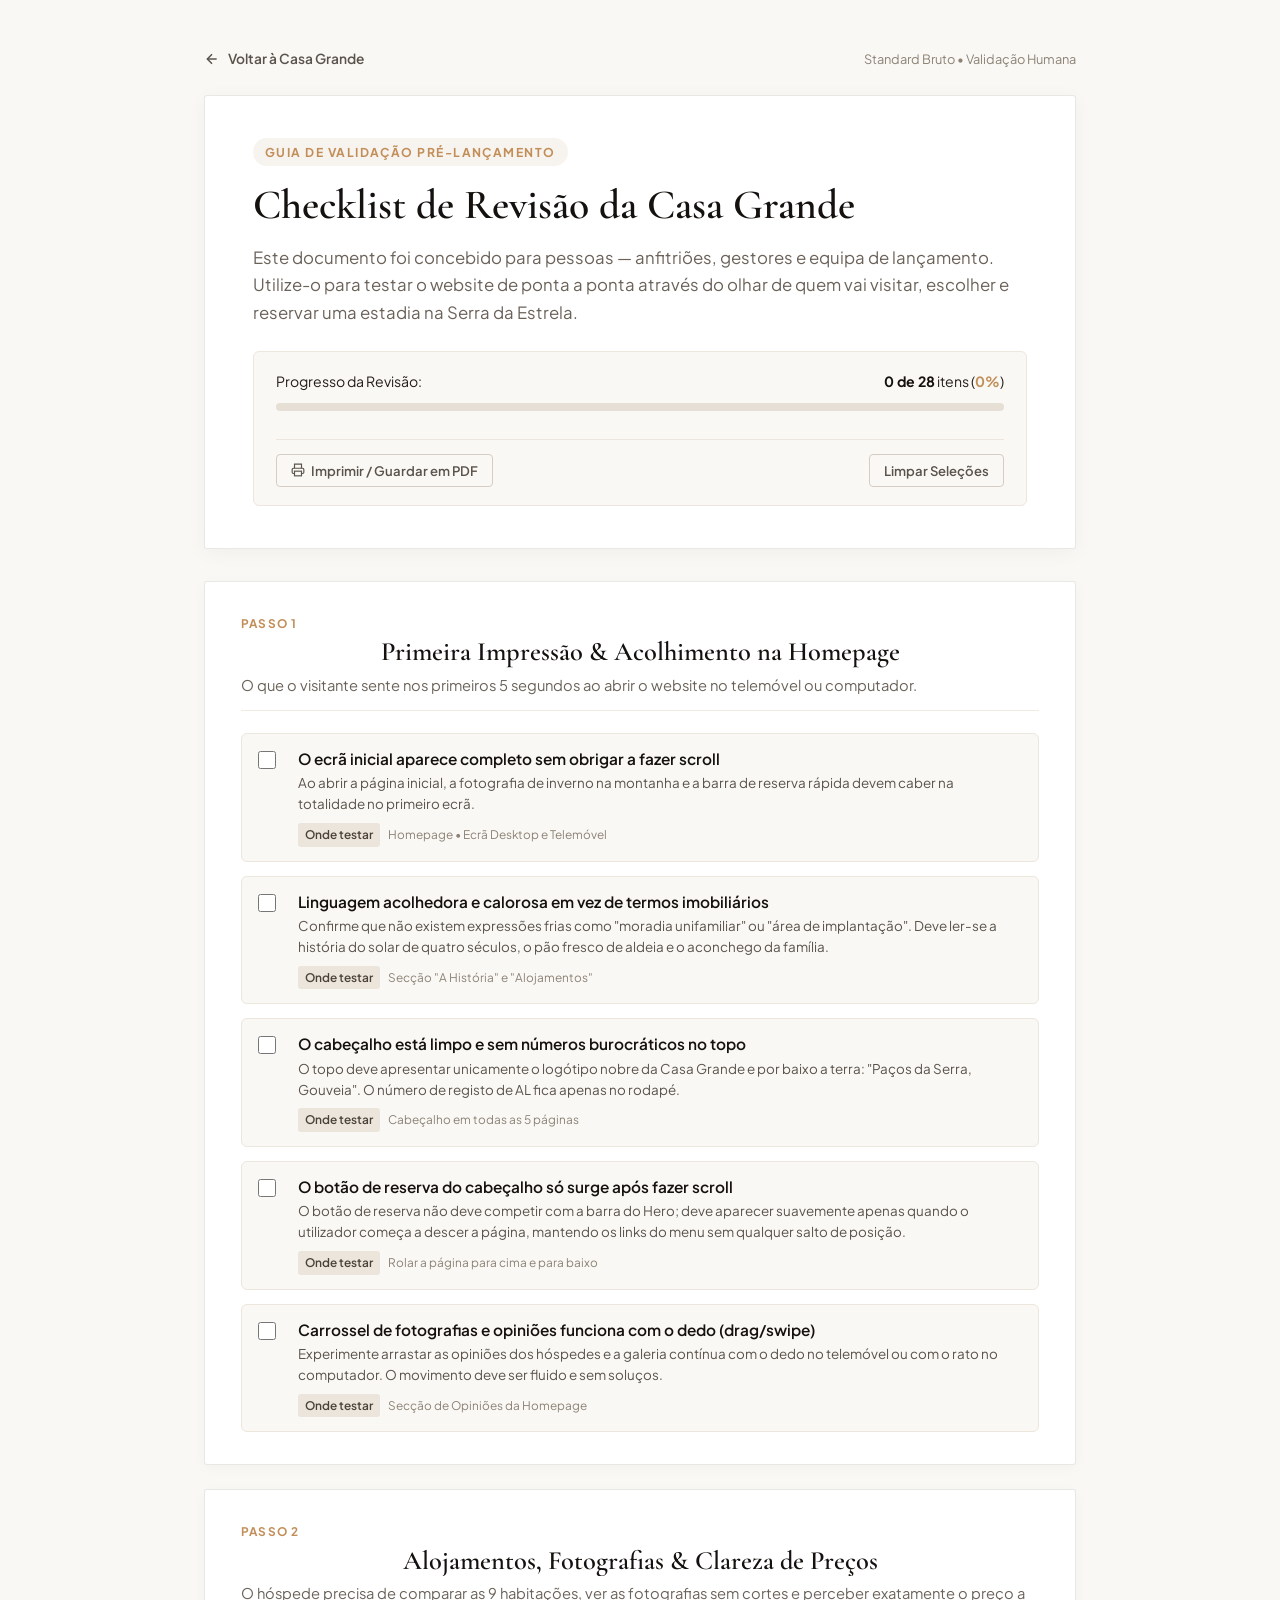
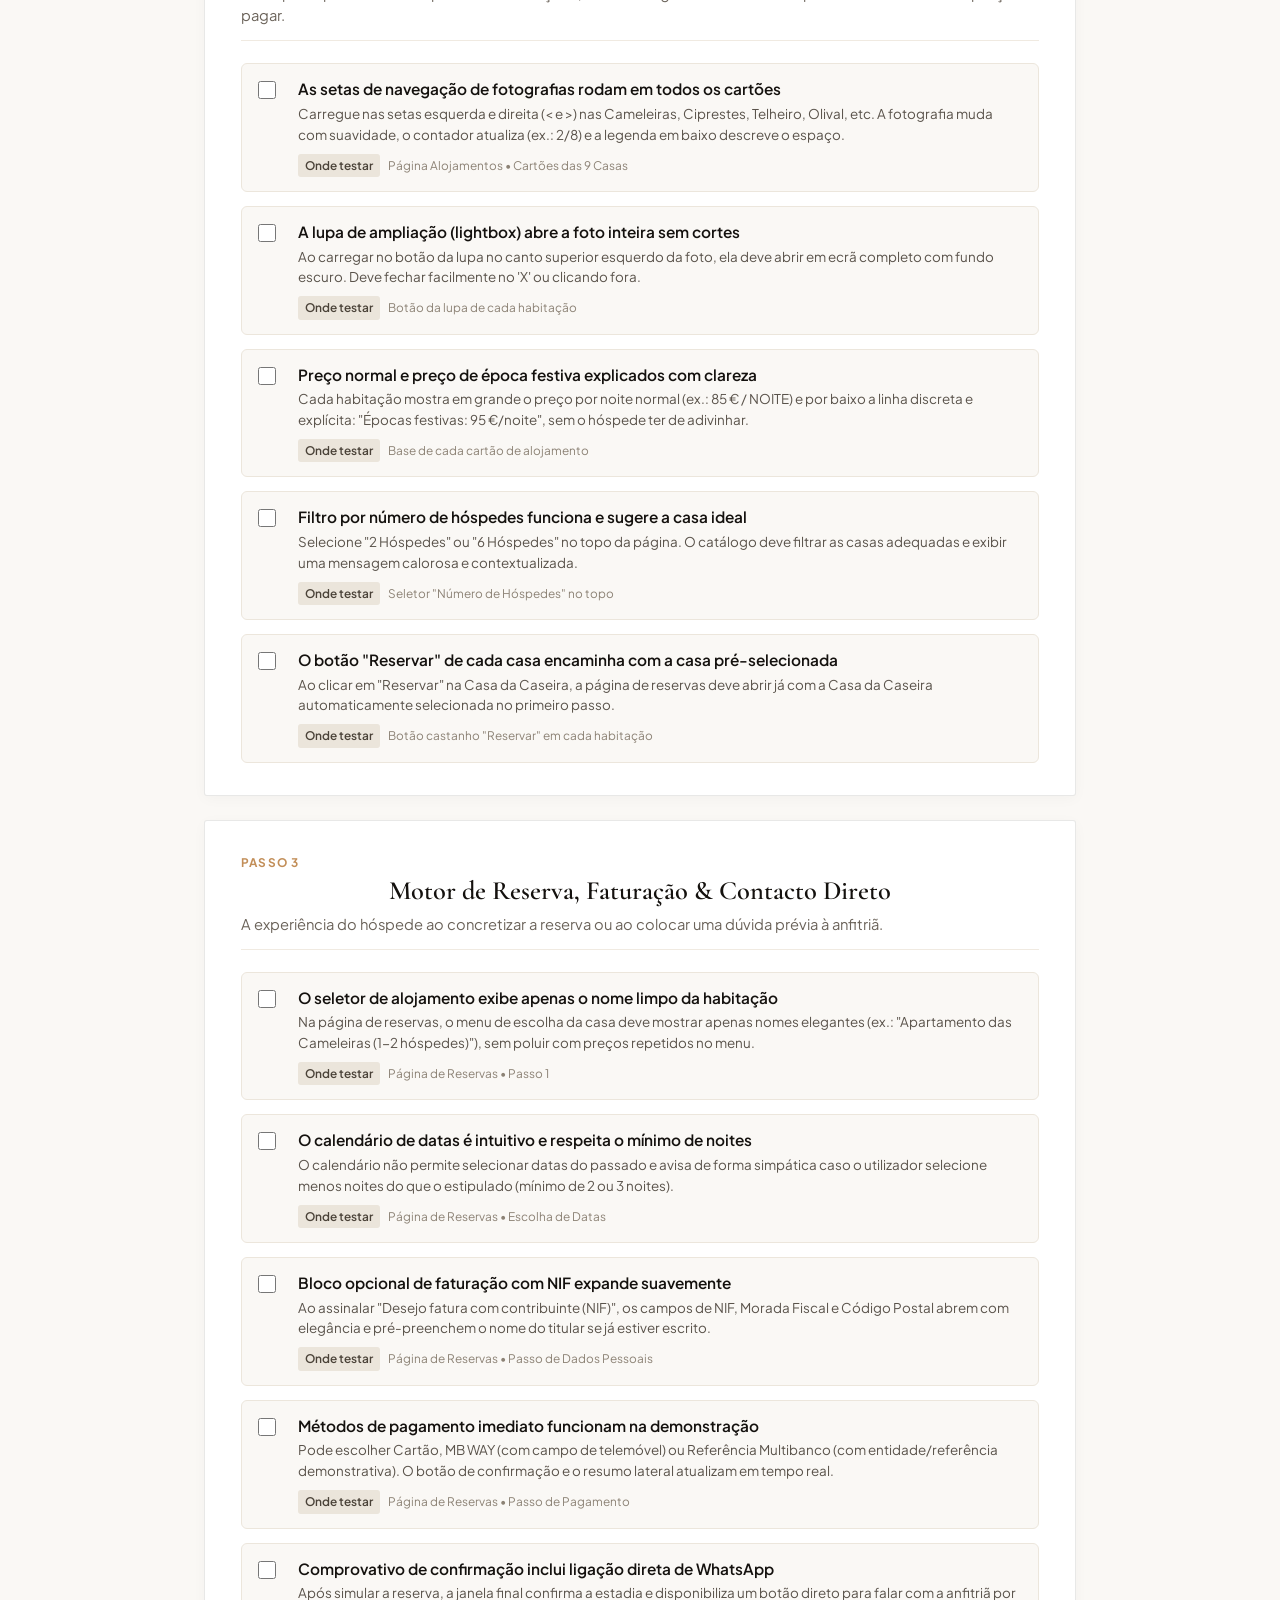
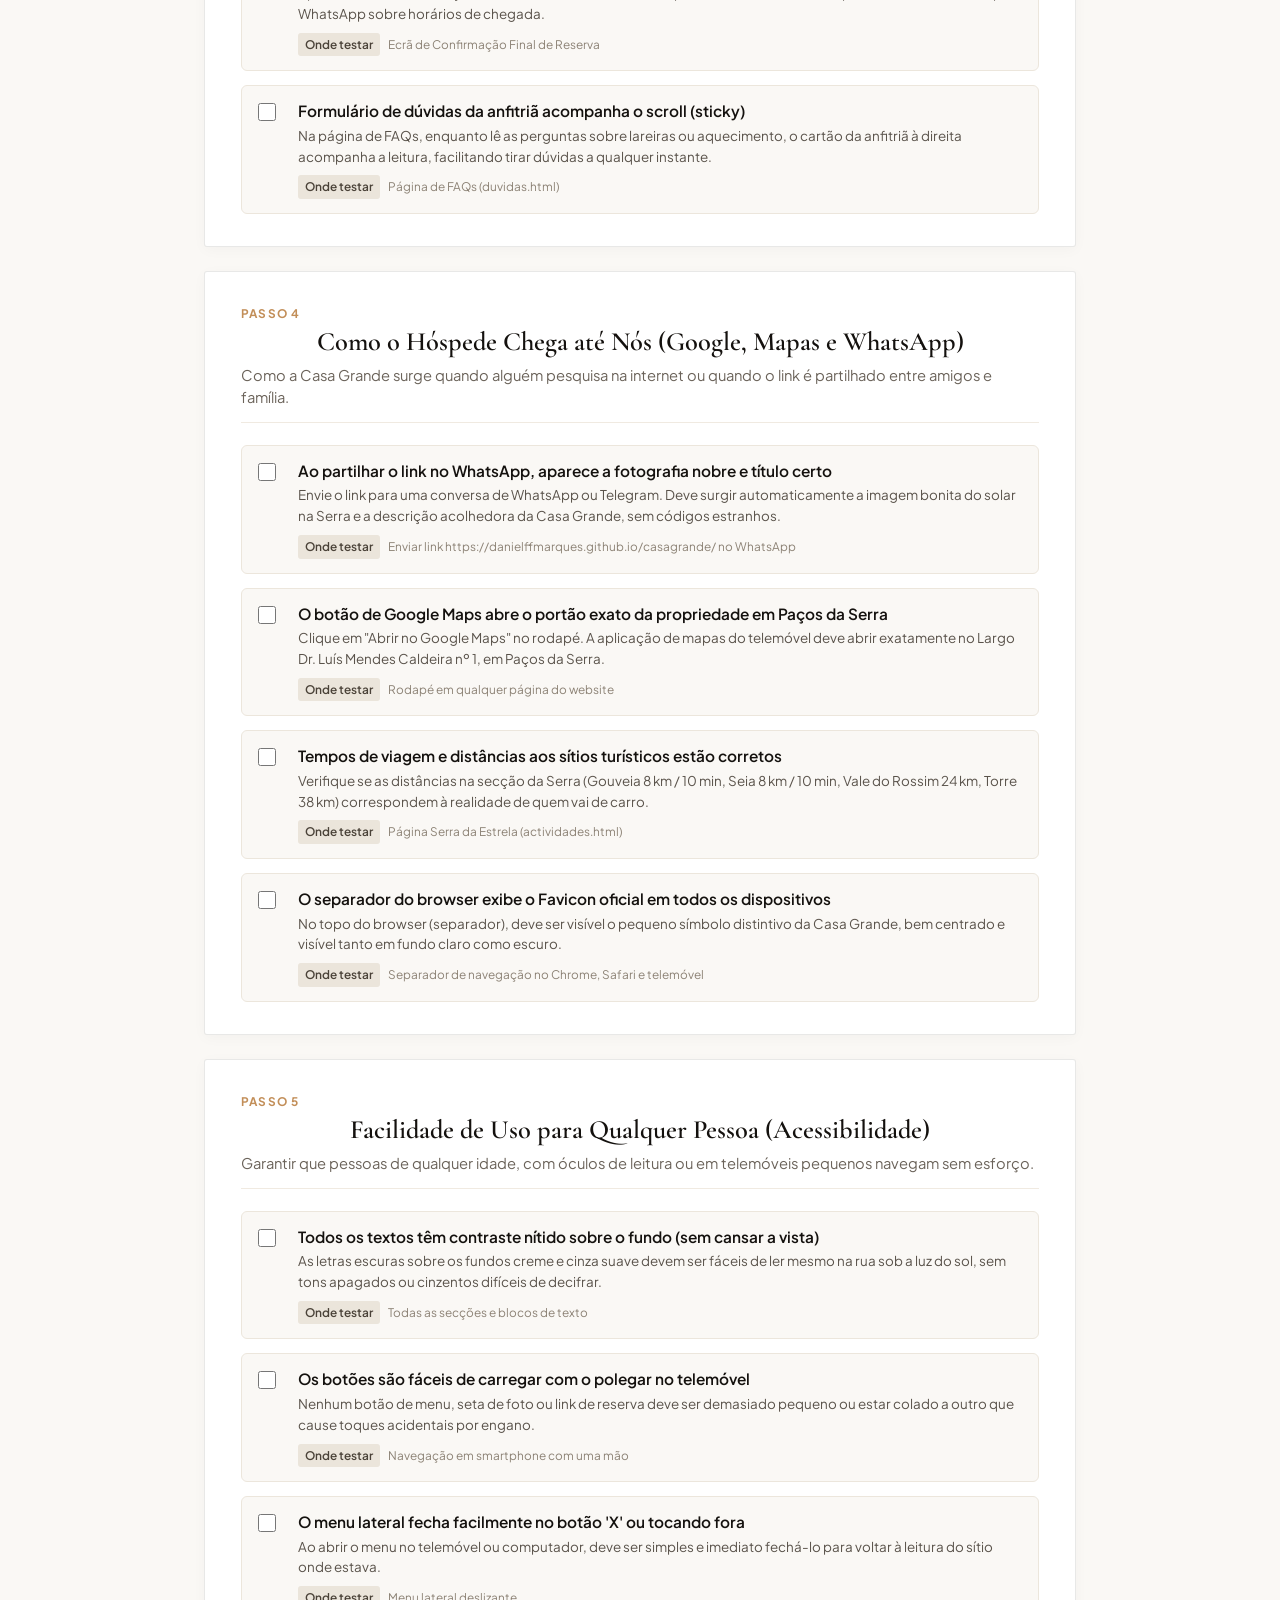
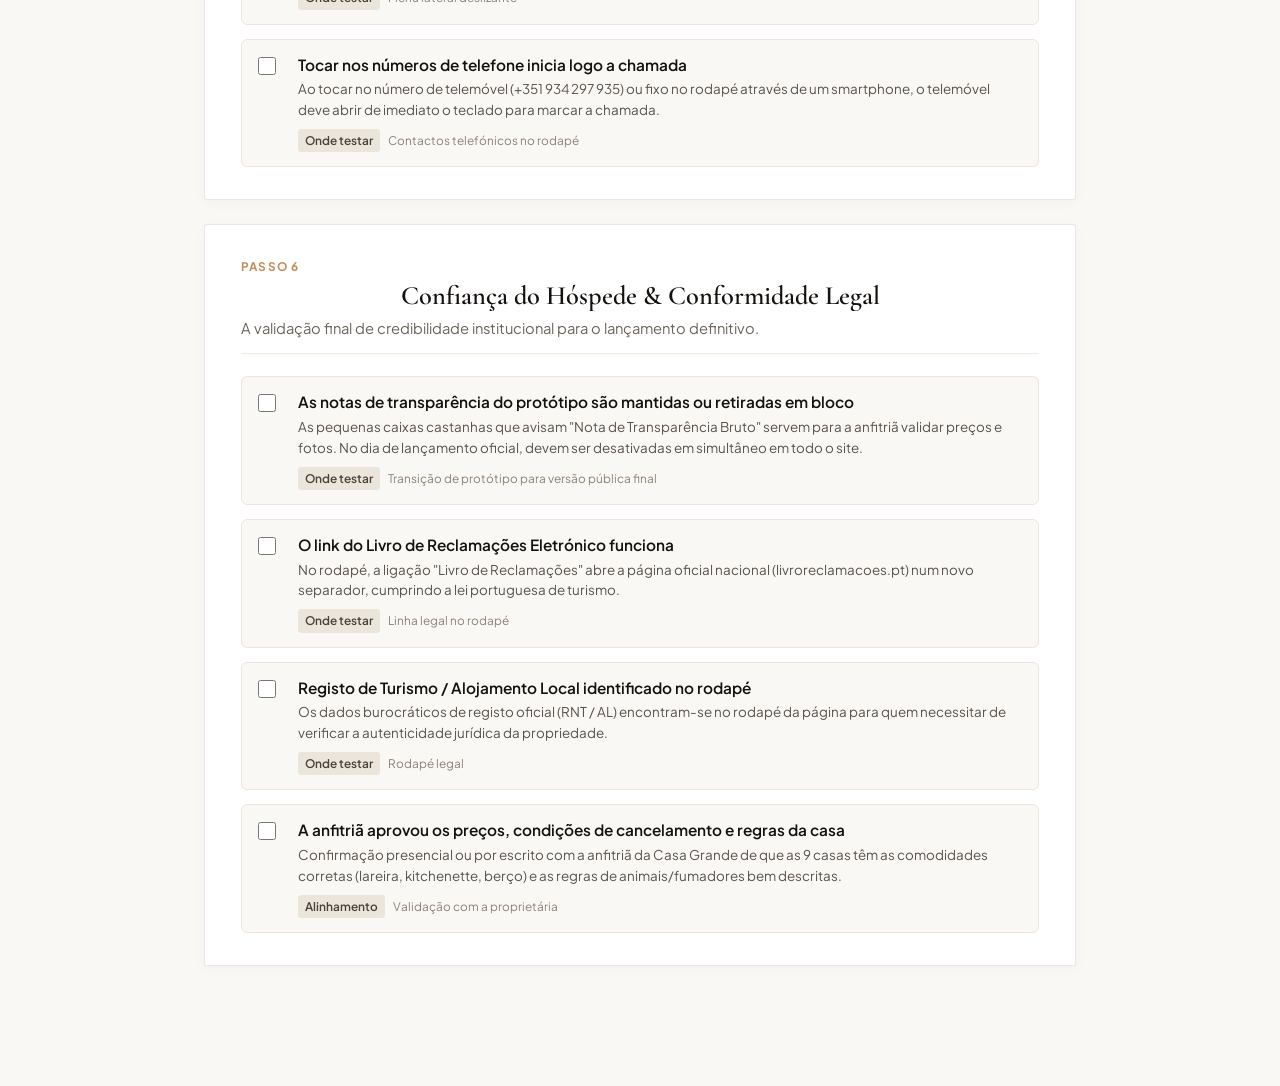
<file: checklist.html>
<!DOCTYPE html>
<html lang="pt">
<head>
  <meta charset="UTF-8">
  <meta name="viewport" content="width=device-width, initial-scale=1.0">
  <title>Checklist Pré-Lançamento — Guia de Revisão Humana | Casa Grande</title>
  <meta name="description" content="Guia prático e organizado de revisão pré-lançamento para utilizadores e anfitriões da Casa Grande. Verificação de experiência, reservas, visibilidade e confiança.">
  <link rel="preconnect" href="https://fonts.googleapis.com">
  <link rel="preconnect" href="https://fonts.gstatic.com" crossorigin>
  <link rel="stylesheet" href="https://fonts.googleapis.com/css2?family=Cormorant+Garamond:ital,wght@0,500;0,600;0,700;1,400&family=Plus+Jakarta+Sans:wght@400;500;600;700&display=swap">
  <link rel="icon" type="image/svg+xml" href="assets/img/favicon.svg">
  <link rel="stylesheet" href="assets/css/style.css">
  <style>
    /* Estilos Específicos do Documento Checklist Humana */
    .checklist-page {
      background-color: var(--color-bg-light, #F8F5F0);
      color: var(--color-text-main, #14110E);
      font-family: var(--font-sans, 'Plus Jakarta Sans', sans-serif);
      padding: 48px 0 96px 0;
      min-height: 100vh;
    }

    .checklist-container {
      max-width: 920px;
      margin: 0 auto;
      padding: 0 24px;
    }

    .checklist-hero {
      background: #FFFFFF;
      border: 1px solid var(--border-light, #E8E2D9);
      border-radius: var(--radius-sm, 6px);
      padding: 42px 48px;
      margin-bottom: 32px;
      box-shadow: 0 4px 20px rgba(0, 0, 0, 0.04);
    }

    .checklist-badge {
      display: inline-flex;
      align-items: center;
      gap: 6px;
      font-size: 0.76rem;
      font-weight: 700;
      letter-spacing: 0.12em;
      text-transform: uppercase;
      color: var(--color-accent-gold, #9E6B38);
      background: rgba(158, 107, 56, 0.08);
      padding: 4px 12px;
      border-radius: 20px;
      margin-bottom: 16px;
    }

    .checklist-title {
      font-family: var(--font-serif, 'Cormorant Garamond', serif);
      font-size: 2.6rem;
      font-weight: 600;
      line-height: 1.15;
      color: #14110E;
      margin: 0 0 14px 0;
    }

    .checklist-subtitle {
      font-size: 1.05rem;
      color: var(--color-text-muted, #5A534B);
      line-height: 1.65;
      margin: 0 0 24px 0;
    }

    /* Barra de Progresso Interativa */
    .progress-card {
      background: #FAF8F5;
      border: 1px solid #ECE6DC;
      border-radius: 6px;
      padding: 18px 22px;
      display: flex;
      flex-direction: column;
      gap: 10px;
    }

    .progress-header {
      display: flex;
      align-items: center;
      justify-content: space-between;
      font-size: 0.88rem;
    }

    .progress-count {
      font-weight: 700;
      color: #14110E;
    }

    .progress-percentage {
      font-weight: 700;
      color: var(--color-accent-gold, #9E6B38);
    }

    .progress-track {
      width: 100%;
      height: 8px;
      background: #E5DFD5;
      border-radius: 4px;
      overflow: hidden;
    }

    .progress-fill {
      height: 100%;
      width: 0%;
      background: var(--color-accent-gold, #9E6B38);
      transition: width 0.3s ease;
    }

    .checklist-actions-bar {
      display: flex;
      align-items: center;
      justify-content: space-between;
      gap: 12px;
      margin-top: 18px;
      padding-top: 14px;
      border-top: 1px solid #ECE6DC;
    }

    .btn-reset-checklist,
    .btn-print-checklist {
      background: none;
      border: 1px solid #D6CCC2;
      color: #5A534B;
      padding: 7px 14px;
      border-radius: 4px;
      font-size: 0.82rem;
      font-weight: 600;
      cursor: pointer;
      display: inline-flex;
      align-items: center;
      gap: 6px;
      transition: all 0.2s ease;
    }

    .btn-reset-checklist:hover,
    .btn-print-checklist:hover {
      background: #FFFFFF;
      color: #14110E;
      border-color: #14110E;
    }

    /* Blocos de Secções da Checklist */
    .checklist-section {
      background: #FFFFFF;
      border: 1px solid var(--border-light, #E8E2D9);
      border-radius: var(--radius-sm, 6px);
      padding: 32px 36px;
      margin-bottom: 24px;
      box-shadow: 0 3px 14px rgba(0, 0, 0, 0.03);
    }

    .section-head {
      margin-bottom: 22px;
      padding-bottom: 14px;
      border-bottom: 1px solid #F0EAE1;
    }

    .section-number {
      font-size: 0.74rem;
      font-weight: 700;
      text-transform: uppercase;
      letter-spacing: 0.1em;
      color: var(--color-accent-gold, #9E6B38);
      margin-bottom: 4px;
      display: block;
    }

    .section-title {
      font-family: var(--font-serif, 'Cormorant Garamond', serif);
      font-size: 1.65rem;
      font-weight: 600;
      color: #14110E;
      margin: 0 0 6px 0;
    }

    .section-description {
      font-size: 0.92rem;
      color: #6B635A;
      margin: 0;
      line-height: 1.5;
    }

    /* Itens da Checklist */
    .checklist-items {
      display: flex;
      flex-direction: column;
      gap: 14px;
    }

    .check-item {
      display: grid;
      grid-template-columns: 24px 1fr;
      gap: 16px;
      padding: 14px 16px;
      border-radius: 6px;
      background: #FAF8F5;
      border: 1px solid #ECE6DC;
      transition: background 0.2s ease, border-color 0.2s ease;
      cursor: pointer;
    }

    .check-item:hover {
      background: #F4EFE7;
      border-color: #DCD4C7;
    }

    .check-item.is-completed {
      background: #FFFFFF;
      border-color: #D3C9BD;
      opacity: 0.85;
    }

    .check-item.is-completed .check-title {
      text-decoration: line-through;
      color: #7A7268;
    }

    .check-input {
      margin-top: 3px;
      width: 18px;
      height: 18px;
      accent-color: var(--color-accent-gold, #9E6B38);
      cursor: pointer;
    }

    .check-content {
      display: flex;
      flex-direction: column;
      gap: 4px;
    }

    .check-title {
      font-size: 0.96rem;
      font-weight: 600;
      color: #14110E;
      line-height: 1.4;
    }

    .check-explain {
      font-size: 0.84rem;
      color: #5A534B;
      line-height: 1.55;
    }

    .check-meta {
      display: inline-flex;
      align-items: center;
      gap: 8px;
      margin-top: 4px;
      font-size: 0.74rem;
      color: #8C8275;
    }

    .meta-tag {
      background: #EBE5DB;
      color: #4A4238;
      padding: 2px 7px;
      border-radius: 3px;
      font-weight: 600;
    }

    /* Botão flutuante de regresso */
    .back-nav-bar {
      margin-bottom: 24px;
      display: flex;
      align-items: center;
      justify-content: space-between;
    }

    .back-to-site-link {
      display: inline-flex;
      align-items: center;
      gap: 8px;
      font-size: 0.86rem;
      font-weight: 600;
      color: #5A534B;
      text-decoration: none;
      transition: color 0.2s ease;
    }

    .back-to-site-link:hover {
      color: var(--color-accent-gold, #9E6B38);
    }

    @media print {
      body { background: #FFFFFF; }
      .checklist-page { padding: 0; }
      .back-nav-bar, .checklist-actions-bar { display: none; }
      .checklist-hero, .checklist-section { box-shadow: none; border: 1px solid #CCC; page-break-inside: avoid; }
      .check-item { background: #FFFFFF !important; border: 1px solid #EEE !important; }
    }
  </style>
</head>
<body class="checklist-page">

  <div class="checklist-container">
    
    <!-- Barra Superior de Navegação -->
    <div class="back-nav-bar">
      <a href="index.html" class="back-to-site-link">
        <svg width="16" height="16" viewBox="0 0 24 24" fill="none" stroke="currentColor" stroke-width="2.2"><line x1="19" y1="12" x2="5" y2="12"></line><polyline points="12 19 5 12 12 5"></polyline></svg>
        <span>Voltar à Casa Grande</span>
      </a>
      <span style="font-size: 0.8rem; color: #8C8275;">Standard Bruto • Validação Humana</span>
    </div>

    <!-- Cabeçalho do Documento -->
    <header class="checklist-hero">
      <span class="checklist-badge">Guia de Validação Pré-Lançamento</span>
      <h1 class="checklist-title">Checklist de Revisão da Casa Grande</h1>
      <p class="checklist-subtitle">
        Este documento foi concebido para pessoas — anfitriões, gestores e equipa de lançamento. Utilize-o para testar o website de ponta a ponta através do olhar de quem vai visitar, escolher e reservar uma estadia na Serra da Estrela.
      </p>

      <!-- Painel de Progresso Interativo -->
      <div class="progress-card">
        <div class="progress-header">
          <span>Progresso da Revisão:</span>
          <div>
            <span class="progress-count" id="progressCount">0 de 30</span> itens
            (<span class="progress-percentage" id="progressPercent">0%</span>)
          </div>
        </div>
        <div class="progress-track" aria-hidden="true">
          <div class="progress-fill" id="progressFill"></div>
        </div>
        <div class="checklist-actions-bar">
          <button type="button" class="btn-print-checklist" onclick="window.print()">
            <svg width="14" height="14" viewBox="0 0 24 24" fill="none" stroke="currentColor" stroke-width="2"><polyline points="6 9 6 2 18 2 18 9"></polyline><path d="M6 18H4a2 2 0 0 1-2-2v-5a2 2 0 0 1 2-2h16a2 2 0 0 1 2 2v5a2 2 0 0 1-2 2h-2"></path><rect x="6" y="14" width="12" height="8"></rect></svg>
            <span>Imprimir / Guardar em PDF</span>
          </button>
          <button type="button" class="btn-reset-checklist" onclick="resetChecklist()">
            <span>Limpar Seleções</span>
          </button>
        </div>
      </div>
    </header>

    <!-- SECÇÃO 1: PRIMEIRA IMPRESSÃO & HOSPITALIDADE -->
    <section class="checklist-section">
      <div class="section-head">
        <span class="section-number">Passo 1</span>
        <h2 class="section-title">Primeira Impressão &amp; Acolhimento na Homepage</h2>
        <p class="section-description">O que o visitante sente nos primeiros 5 segundos ao abrir o website no telemóvel ou computador.</p>
      </div>

      <div class="checklist-items">
        <label class="check-item" data-id="h1">
          <input type="checkbox" class="check-input">
          <div class="check-content">
            <span class="check-title">O ecrã inicial aparece completo sem obrigar a fazer scroll</span>
            <span class="check-explain">Ao abrir a página inicial, a fotografia de inverno na montanha e a barra de reserva rápida devem caber na totalidade no primeiro ecrã.</span>
            <span class="check-meta"><span class="meta-tag">Onde testar</span> Homepage • Ecrã Desktop e Telemóvel</span>
          </div>
        </label>

        <label class="check-item" data-id="h2">
          <input type="checkbox" class="check-input">
          <div class="check-content">
            <span class="check-title">Linguagem acolhedora e calorosa em vez de termos imobiliários</span>
            <span class="check-explain">Confirme que não existem expressões frias como "moradia unifamiliar" ou "área de implantação". Deve ler-se a história do solar de quatro séculos, o pão fresco de aldeia e o aconchego da família.</span>
            <span class="check-meta"><span class="meta-tag">Onde testar</span> Secção "A História" e "Alojamentos"</span>
          </div>
        </label>

        <label class="check-item" data-id="h3">
          <input type="checkbox" class="check-input">
          <div class="check-content">
            <span class="check-title">O cabeçalho está limpo e sem números burocráticos no topo</span>
            <span class="check-explain">O topo deve apresentar unicamente o logótipo nobre da Casa Grande e por baixo a terra: "Paços da Serra, Gouveia". O número de registo de AL fica apenas no rodapé.</span>
            <span class="check-meta"><span class="meta-tag">Onde testar</span> Cabeçalho em todas as 5 páginas</span>
          </div>
        </label>

        <label class="check-item" data-id="h4">
          <input type="checkbox" class="check-input">
          <div class="check-content">
            <span class="check-title">O botão de reserva do cabeçalho só surge após fazer scroll</span>
            <span class="check-explain">O botão de reserva não deve competir com a barra do Hero; deve aparecer suavemente apenas quando o utilizador começa a descer a página, mantendo os links do menu sem qualquer salto de posição.</span>
            <span class="check-meta"><span class="meta-tag">Onde testar</span> Rolar a página para cima e para baixo</span>
          </div>
        </label>

        <label class="check-item" data-id="h5">
          <input type="checkbox" class="check-input">
          <div class="check-content">
            <span class="check-title">Carrossel de fotografias e opiniões funciona com o dedo (drag/swipe)</span>
            <span class="check-explain">Experimente arrastar as opiniões dos hóspedes e a galeria contínua com o dedo no telemóvel ou com o rato no computador. O movimento deve ser fluido e sem soluços.</span>
            <span class="check-meta"><span class="meta-tag">Onde testar</span> Secção de Opiniões da Homepage</span>
          </div>
        </label>
      </div>
    </section>

    <!-- SECÇÃO 2: ALOJAMENTOS & ROTATIVIDADE DAS FOTOS -->
    <section class="checklist-section">
      <div class="section-head">
        <span class="section-number">Passo 2</span>
        <h2 class="section-title">Alojamentos, Fotografias &amp; Clareza de Preços</h2>
        <p class="section-description">O hóspede precisa de comparar as 9 habitações, ver as fotografias sem cortes e perceber exatamente o preço a pagar.</p>
      </div>

      <div class="checklist-items">
        <label class="check-item" data-id="a1">
          <input type="checkbox" class="check-input">
          <div class="check-content">
            <span class="check-title">As setas de navegação de fotografias rodam em todos os cartões</span>
            <span class="check-explain">Carregue nas setas esquerda e direita (&lt; e &gt;) nas Cameleiras, Ciprestes, Telheiro, Olival, etc. A fotografia muda com suavidade, o contador atualiza (ex.: 2/8) e a legenda em baixo descreve o espaço.</span>
            <span class="check-meta"><span class="meta-tag">Onde testar</span> Página Alojamentos • Cartões das 9 Casas</span>
          </div>
        </label>

        <label class="check-item" data-id="a2">
          <input type="checkbox" class="check-input">
          <div class="check-content">
            <span class="check-title">A lupa de ampliação (lightbox) abre a foto inteira sem cortes</span>
            <span class="check-explain">Ao carregar no botão da lupa no canto superior esquerdo da foto, ela deve abrir em ecrã completo com fundo escuro. Deve fechar facilmente no 'X' ou clicando fora.</span>
            <span class="check-meta"><span class="meta-tag">Onde testar</span> Botão da lupa de cada habitação</span>
          </div>
        </label>

        <label class="check-item" data-id="a3">
          <input type="checkbox" class="check-input">
          <div class="check-content">
            <span class="check-title">Preço normal e preço de época festiva explicados com clareza</span>
            <span class="check-explain">Cada habitação mostra em grande o preço por noite normal (ex.: 85 € / NOITE) e por baixo a linha discreta e explícita: "Épocas festivas: 95 €/noite", sem o hóspede ter de adivinhar.</span>
            <span class="check-meta"><span class="meta-tag">Onde testar</span> Base de cada cartão de alojamento</span>
          </div>
        </label>

        <label class="check-item" data-id="a4">
          <input type="checkbox" class="check-input">
          <div class="check-content">
            <span class="check-title">Filtro por número de hóspedes funciona e sugere a casa ideal</span>
            <span class="check-explain">Selecione "2 Hóspedes" ou "6 Hóspedes" no topo da página. O catálogo deve filtrar as casas adequadas e exibir uma mensagem calorosa e contextualizada.</span>
            <span class="check-meta"><span class="meta-tag">Onde testar</span> Seletor "Número de Hóspedes" no topo</span>
          </div>
        </label>

        <label class="check-item" data-id="a5">
          <input type="checkbox" class="check-input">
          <div class="check-content">
            <span class="check-title">O botão "Reservar" de cada casa encaminha com a casa pré-selecionada</span>
            <span class="check-explain">Ao clicar em "Reservar" na Casa da Caseira, a página de reservas deve abrir já com a Casa da Caseira automaticamente selecionada no primeiro passo.</span>
            <span class="check-meta"><span class="meta-tag">Onde testar</span> Botão castanho "Reservar" em cada habitação</span>
          </div>
        </label>
      </div>
    </section>

    <!-- SECÇÃO 3: PROCESSO DE RESERVA & PAGAMENTO -->
    <section class="checklist-section">
      <div class="section-head">
        <span class="section-number">Passo 3</span>
        <h2 class="section-title">Motor de Reserva, Faturação &amp; Contacto Direto</h2>
        <p class="section-description">A experiência do hóspede ao concretizar a reserva ou ao colocar uma dúvida prévia à anfitriã.</p>
      </div>

      <div class="checklist-items">
        <label class="check-item" data-id="r1">
          <input type="checkbox" class="check-input">
          <div class="check-content">
            <span class="check-title">O seletor de alojamento exibe apenas o nome limpo da habitação</span>
            <span class="check-explain">Na página de reservas, o menu de escolha da casa deve mostrar apenas nomes elegantes (ex.: "Apartamento das Cameleiras (1-2 hóspedes)"), sem poluir com preços repetidos no menu.</span>
            <span class="check-meta"><span class="meta-tag">Onde testar</span> Página de Reservas • Passo 1</span>
          </div>
        </label>

        <label class="check-item" data-id="r2">
          <input type="checkbox" class="check-input">
          <div class="check-content">
            <span class="check-title">O calendário de datas é intuitivo e respeita o mínimo de noites</span>
            <span class="check-explain">O calendário não permite selecionar datas do passado e avisa de forma simpática caso o utilizador selecione menos noites do que o estipulado (mínimo de 2 ou 3 noites).</span>
            <span class="check-meta"><span class="meta-tag">Onde testar</span> Página de Reservas • Escolha de Datas</span>
          </div>
        </label>

        <label class="check-item" data-id="r3">
          <input type="checkbox" class="check-input">
          <div class="check-content">
            <span class="check-title">Bloco opcional de faturação com NIF expande suavemente</span>
            <span class="check-explain">Ao assinalar "Desejo fatura com contribuinte (NIF)", os campos de NIF, Morada Fiscal e Código Postal abrem com elegância e pré-preenchem o nome do titular se já estiver escrito.</span>
            <span class="check-meta"><span class="meta-tag">Onde testar</span> Página de Reservas • Passo de Dados Pessoais</span>
          </div>
        </label>

        <label class="check-item" data-id="r4">
          <input type="checkbox" class="check-input">
          <div class="check-content">
            <span class="check-title">Métodos de pagamento imediato funcionam na demonstração</span>
            <span class="check-explain">Pode escolher Cartão, MB WAY (com campo de telemóvel) ou Referência Multibanco (com entidade/referência demonstrativa). O botão de confirmação e o resumo lateral atualizam em tempo real.</span>
            <span class="check-meta"><span class="meta-tag">Onde testar</span> Página de Reservas • Passo de Pagamento</span>
          </div>
        </label>

        <label class="check-item" data-id="r5">
          <input type="checkbox" class="check-input">
          <div class="check-content">
            <span class="check-title">Comprovativo de confirmação inclui ligação direta de WhatsApp</span>
            <span class="check-explain">Após simular a reserva, a janela final confirma a estadia e disponibiliza um botão direto para falar com a anfitriã por WhatsApp sobre horários de chegada.</span>
            <span class="check-meta"><span class="meta-tag">Onde testar</span> Ecrã de Confirmação Final de Reserva</span>
          </div>
        </label>

        <label class="check-item" data-id="r6">
          <input type="checkbox" class="check-input">
          <div class="check-content">
            <span class="check-title">Formulário de dúvidas da anfitriã acompanha o scroll (sticky)</span>
            <span class="check-explain">Na página de FAQs, enquanto lê as perguntas sobre lareiras ou aquecimento, o cartão da anfitriã à direita acompanha a leitura, facilitando tirar dúvidas a qualquer instante.</span>
            <span class="check-meta"><span class="meta-tag">Onde testar</span> Página de FAQs (duvidas.html)</span>
          </div>
        </label>
      </div>
    </section>

    <!-- SECÇÃO 4: ENCONTRAR NO GOOGLE & MAPAS (SEO / GEO) -->
    <section class="checklist-section">
      <div class="section-head">
        <span class="section-number">Passo 4</span>
        <h2 class="section-title">Como o Hóspede Chega até Nós (Google, Mapas e WhatsApp)</h2>
        <p class="section-description">Como a Casa Grande surge quando alguém pesquisa na internet ou quando o link é partilhado entre amigos e família.</p>
      </div>

      <div class="checklist-items">
        <label class="check-item" data-id="g1">
          <input type="checkbox" class="check-input">
          <div class="check-content">
            <span class="check-title">Ao partilhar o link no WhatsApp, aparece a fotografia nobre e título certo</span>
            <span class="check-explain">Envie o link para uma conversa de WhatsApp ou Telegram. Deve surgir automaticamente a imagem bonita do solar na Serra e a descrição acolhedora da Casa Grande, sem códigos estranhos.</span>
            <span class="check-meta"><span class="meta-tag">Onde testar</span> Enviar link https://danielffmarques.github.io/casagrande/ no WhatsApp</span>
          </div>
        </label>

        <label class="check-item" data-id="g2">
          <input type="checkbox" class="check-input">
          <div class="check-content">
            <span class="check-title">O botão de Google Maps abre o portão exato da propriedade em Paços da Serra</span>
            <span class="check-explain">Clique em "Abrir no Google Maps" no rodapé. A aplicação de mapas do telemóvel deve abrir exatamente no Largo Dr. Luís Mendes Caldeira nº 1, em Paços da Serra.</span>
            <span class="check-meta"><span class="meta-tag">Onde testar</span> Rodapé em qualquer página do website</span>
          </div>
        </label>

        <label class="check-item" data-id="g3">
          <input type="checkbox" class="check-input">
          <div class="check-content">
            <span class="check-title">Tempos de viagem e distâncias aos sítios turísticos estão corretos</span>
            <span class="check-explain">Verifique se as distâncias na secção da Serra (Gouveia 8 km / 10 min, Seia 8 km / 10 min, Vale do Rossim 24 km, Torre 38 km) correspondem à realidade de quem vai de carro.</span>
            <span class="check-meta"><span class="meta-tag">Onde testar</span> Página Serra da Estrela (actividades.html)</span>
          </div>
        </label>

        <label class="check-item" data-id="g4">
          <input type="checkbox" class="check-input">
          <div class="check-content">
            <span class="check-title">O separador do browser exibe o Favicon oficial em todos os dispositivos</span>
            <span class="check-explain">No topo do browser (separador), deve ser visível o pequeno símbolo distintivo da Casa Grande, bem centrado e visível tanto em fundo claro como escuro.</span>
            <span class="check-meta"><span class="meta-tag">Onde testar</span> Separador de navegação no Chrome, Safari e telemóvel</span>
          </div>
        </label>
      </div>
    </section>

    <!-- SECÇÃO 5: ACESSIBILIDADE & FACILIDADE DE LEITURA -->
    <section class="checklist-section">
      <div class="section-head">
        <span class="section-number">Passo 5</span>
        <h2 class="section-title">Facilidade de Uso para Qualquer Pessoa (Acessibilidade)</h2>
        <p class="section-description">Garantir que pessoas de qualquer idade, com óculos de leitura ou em telemóveis pequenos navegam sem esforço.</p>
      </div>

      <div class="checklist-items">
        <label class="check-item" data-id="u1">
          <input type="checkbox" class="check-input">
          <div class="check-content">
            <span class="check-title">Todos os textos têm contraste nítido sobre o fundo (sem cansar a vista)</span>
            <span class="check-explain">As letras escuras sobre os fundos creme e cinza suave devem ser fáceis de ler mesmo na rua sob a luz do sol, sem tons apagados ou cinzentos difíceis de decifrar.</span>
            <span class="check-meta"><span class="meta-tag">Onde testar</span> Todas as secções e blocos de texto</span>
          </div>
        </label>

        <label class="check-item" data-id="u2">
          <input type="checkbox" class="check-input">
          <div class="check-content">
            <span class="check-title">Os botões são fáceis de carregar com o polegar no telemóvel</span>
            <span class="check-explain">Nenhum botão de menu, seta de foto ou link de reserva deve ser demasiado pequeno ou estar colado a outro que cause toques acidentais por engano.</span>
            <span class="check-meta"><span class="meta-tag">Onde testar</span> Navegação em smartphone com uma mão</span>
          </div>
        </label>

        <label class="check-item" data-id="u3">
          <input type="checkbox" class="check-input">
          <div class="check-content">
            <span class="check-title">O menu lateral fecha facilmente no botão 'X' ou tocando fora</span>
            <span class="check-explain">Ao abrir o menu no telemóvel ou computador, deve ser simples e imediato fechá-lo para voltar à leitura do sítio onde estava.</span>
            <span class="check-meta"><span class="meta-tag">Onde testar</span> Menu lateral deslizante</span>
          </div>
        </label>

        <label class="check-item" data-id="u4">
          <input type="checkbox" class="check-input">
          <div class="check-content">
            <span class="check-title">Tocar nos números de telefone inicia logo a chamada</span>
            <span class="check-explain">Ao tocar no número de telemóvel (+351 934 297 935) ou fixo no rodapé através de um smartphone, o telemóvel deve abrir de imediato o teclado para marcar a chamada.</span>
            <span class="check-meta"><span class="meta-tag">Onde testar</span> Contactos telefónicos no rodapé</span>
          </div>
        </label>
      </div>
    </section>

    <!-- SECÇÃO 6: CONFIANÇA, TRANSPARÊNCIA & REGRAS LEGAIS -->
    <section class="checklist-section">
      <div class="section-head">
        <span class="section-number">Passo 6</span>
        <h2 class="section-title">Confiança do Hóspede &amp; Conformidade Legal</h2>
        <p class="section-description">A validação final de credibilidade institucional para o lançamento definitivo.</p>
      </div>

      <div class="checklist-items">
        <label class="check-item" data-id="c1">
          <input type="checkbox" class="check-input">
          <div class="check-content">
            <span class="check-title">As notas de transparência do protótipo são mantidas ou retiradas em bloco</span>
            <span class="check-explain">As pequenas caixas castanhas que avisam "Nota de Transparência Bruto" servem para a anfitriã validar preços e fotos. No dia de lançamento oficial, devem ser desativadas em simultâneo em todo o site.</span>
            <span class="check-meta"><span class="meta-tag">Onde testar</span> Transição de protótipo para versão pública final</span>
          </div>
        </label>

        <label class="check-item" data-id="c2">
          <input type="checkbox" class="check-input">
          <div class="check-content">
            <span class="check-title">O link do Livro de Reclamações Eletrónico funciona</span>
            <span class="check-explain">No rodapé, a ligação "Livro de Reclamações" abre a página oficial nacional (livroreclamacoes.pt) num novo separador, cumprindo a lei portuguesa de turismo.</span>
            <span class="check-meta"><span class="meta-tag">Onde testar</span> Linha legal no rodapé</span>
          </div>
        </label>

        <label class="check-item" data-id="c3">
          <input type="checkbox" class="check-input">
          <div class="check-content">
            <span class="check-title">Registo de Turismo / Alojamento Local identificado no rodapé</span>
            <span class="check-explain">Os dados burocráticos de registo oficial (RNT / AL) encontram-se no rodapé da página para quem necessitar de verificar a autenticidade jurídica da propriedade.</span>
            <span class="check-meta"><span class="meta-tag">Onde testar</span> Rodapé legal</span>
          </div>
        </label>

        <label class="check-item" data-id="c4">
          <input type="checkbox" class="check-input">
          <div class="check-content">
            <span class="check-title">A anfitriã aprovou os preços, condições de cancelamento e regras da casa</span>
            <span class="check-explain">Confirmação presencial ou por escrito com a anfitriã da Casa Grande de que as 9 casas têm as comodidades corretas (lareira, kitchenette, berço) e as regras de animais/fumadores bem descritas.</span>
            <span class="check-meta"><span class="meta-tag">Alinhamento</span> Validação com a proprietária</span>
          </div>
        </label>
      </div>
    </section>

  </div>

  <script>
    // Gestão de Estado Interativa da Checklist com Armazenamento Local (localStorage)
    const STORAGE_KEY = 'casagrande_prelaunch_checklist';
    const checkboxes = document.querySelectorAll('.check-input');
    const progressFill = document.getElementById('progressFill');
    const progressCount = document.getElementById('progressCount');
    const progressPercent = document.getElementById('progressPercent');

    function loadSavedState() {
      try {
        const saved = JSON.parse(localStorage.getItem(STORAGE_KEY) || '{}');
        checkboxes.forEach(cb => {
          const item = cb.closest('.check-item');
          const id = item.getAttribute('data-id');
          if (saved[id]) {
            cb.checked = true;
            item.classList.add('is-completed');
          } else {
            cb.checked = false;
            item.classList.remove('is-completed');
          }
        });
      } catch (e) {
        console.warn('Erro ao carregar estado da checklist:', e);
      }
      updateProgress();
    }

    function saveState() {
      const state = {};
      checkboxes.forEach(cb => {
        const item = cb.closest('.check-item');
        const id = item.getAttribute('data-id');
        if (cb.checked) {
          state[id] = true;
          item.classList.add('is-completed');
        } else {
          item.classList.remove('is-completed');
        }
      });
      try {
        localStorage.setItem(STORAGE_KEY, JSON.stringify(state));
      } catch (e) {}
      updateProgress();
    }

    function updateProgress() {
      const total = checkboxes.length;
      let completed = 0;
      checkboxes.forEach(cb => {
        if (cb.checked) completed++;
      });
      const percent = total > 0 ? Math.round((completed / total) * 100) : 0;
      
      if (progressCount) progressCount.textContent = `${completed} de ${total}`;
      if (progressPercent) progressPercent.textContent = `${percent}%`;
      if (progressFill) progressFill.style.width = `${percent}%`;
    }

    function resetChecklist() {
      if (confirm('Tem a certeza de que deseja reiniciar todas as marcações da checklist?')) {
        localStorage.removeItem(STORAGE_KEY);
        checkboxes.forEach(cb => {
          cb.checked = false;
          cb.closest('.check-item').classList.remove('is-completed');
        });
        updateProgress();
      }
    }

    checkboxes.forEach(cb => {
      cb.addEventListener('change', saveState);
    });

    document.addEventListener('DOMContentLoaded', loadSavedState);
  </script>
</body>
</html>
</file>
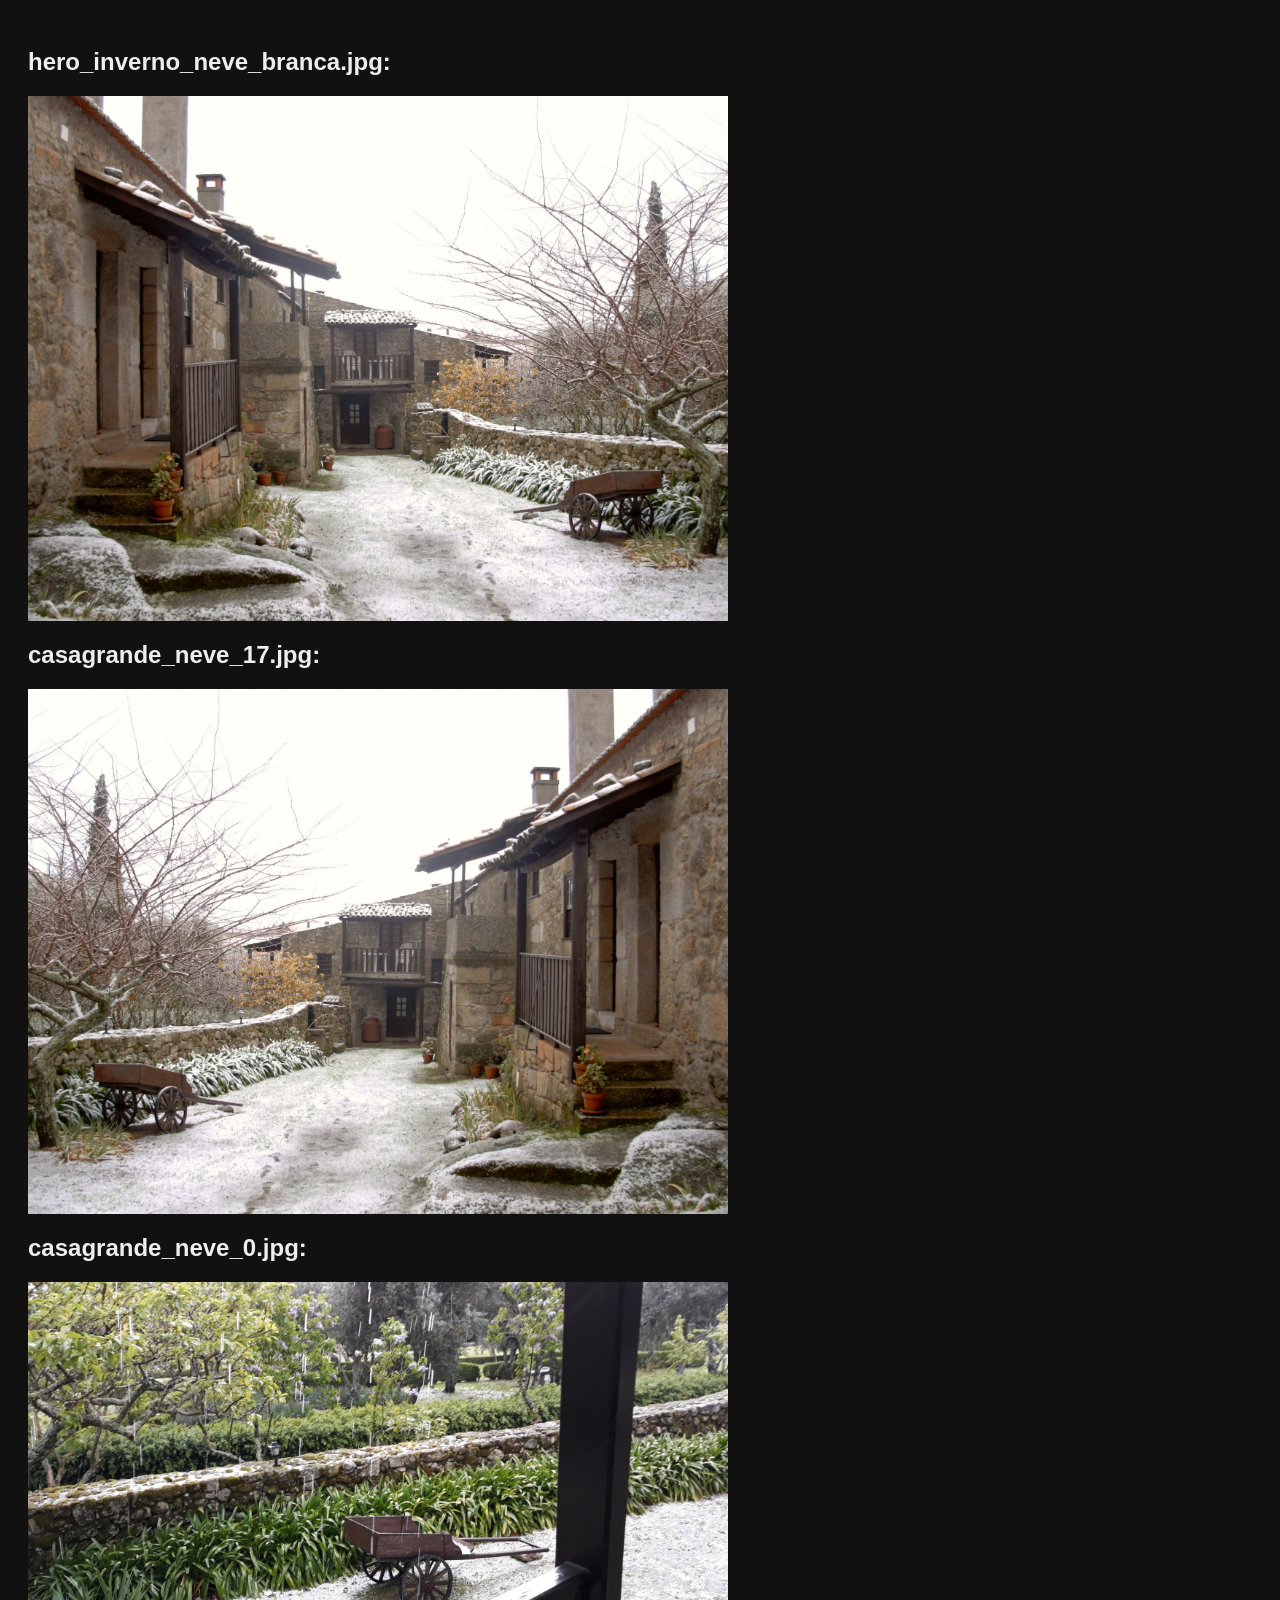
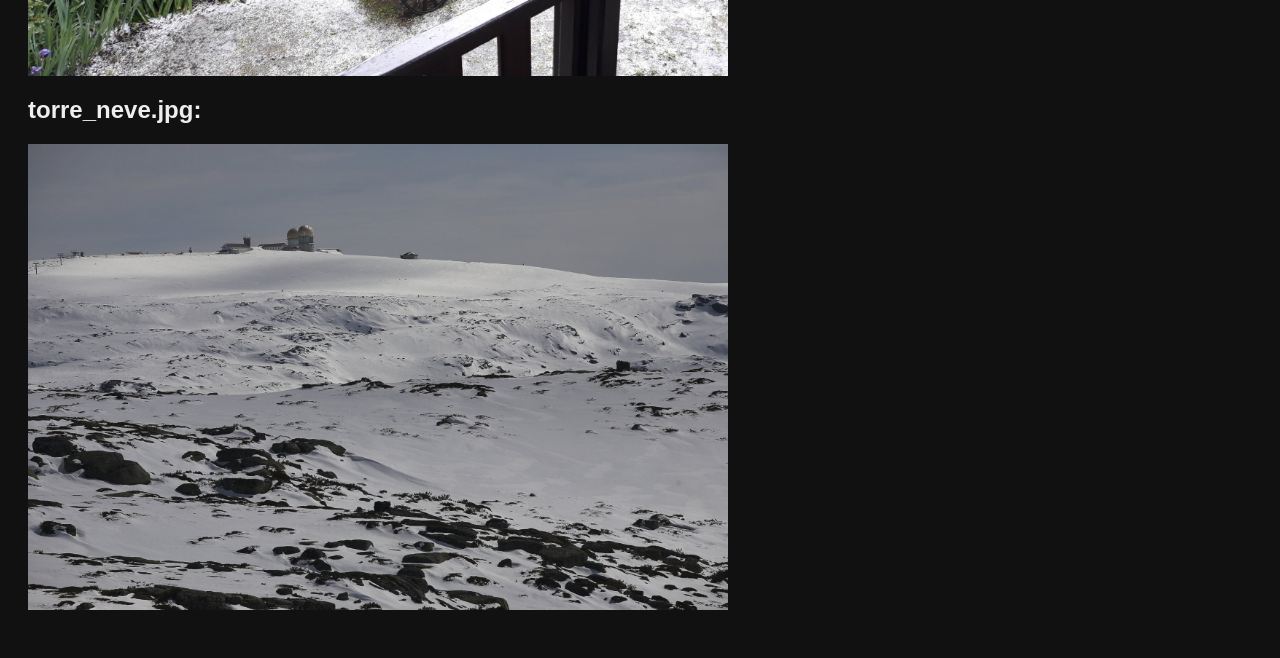
<file: compare_hero.html>
<!DOCTYPE html>
<html>
<body style='background:#111;color:#eee;font-family:sans-serif;padding:20px;'>
<h2>hero_inverno_neve_branca.jpg:</h2>
<img src='assets/img/hero_inverno_neve_branca.jpg' style='max-width:700px;display:block;margin-bottom:20px;' />
<h2>casagrande_neve_17.jpg:</h2>
<img src='assets/img/casagrande_neve_17.jpg' style='max-width:700px;display:block;margin-bottom:20px;' />
<h2>casagrande_neve_0.jpg:</h2>
<img src='assets/img/casagrande_neve_0.jpg' style='max-width:700px;display:block;margin-bottom:20px;' />
<h2>torre_neve.jpg:</h2>
<img src='assets/img/torre_neve.jpg' style='max-width:700px;display:block;margin-bottom:20px;' />
</body>
</html>
</file>
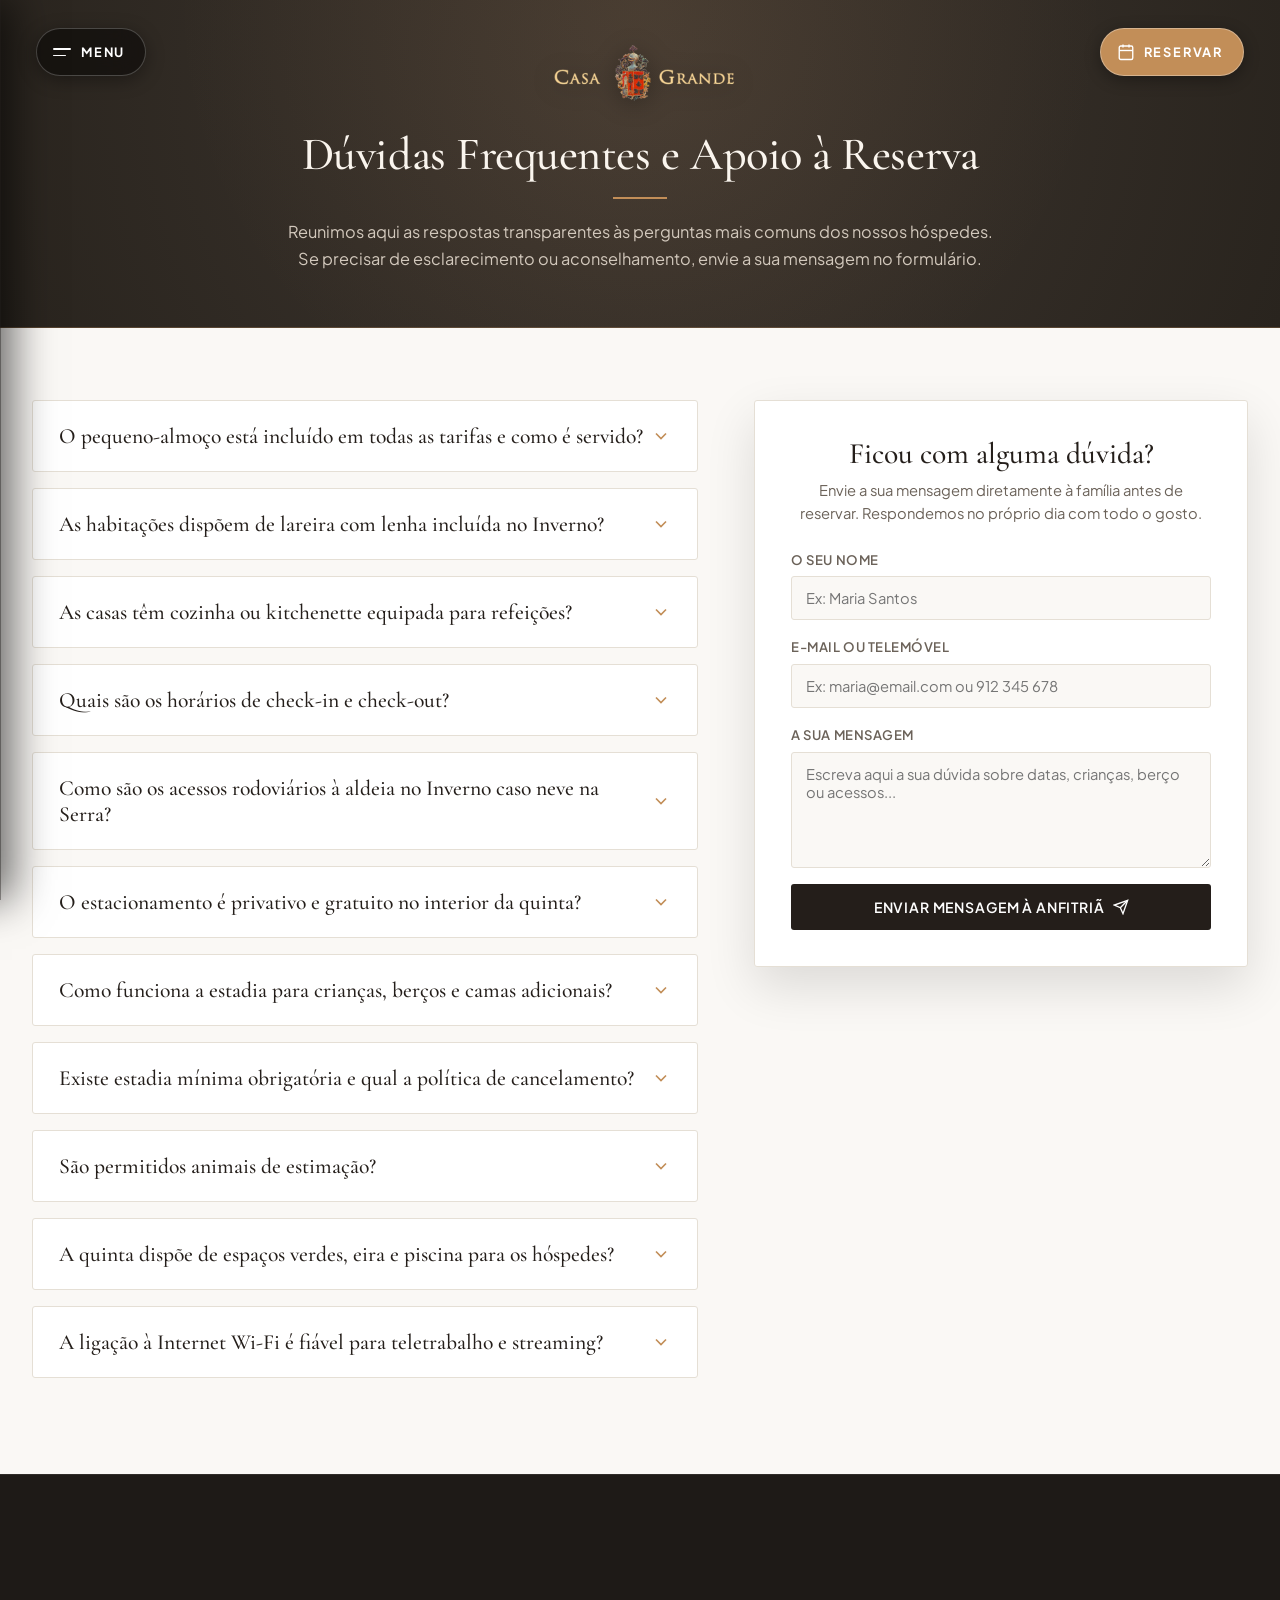
<file: duvidas.html>
<!DOCTYPE html>
<html lang="pt">
<head>
  <meta charset="UTF-8">
  <meta name="viewport" content="width=device-width, initial-scale=1.0">
  <title>Dúvidas Frequentes & Contacto com a Anfitriã — Casa Grande | Serra da Estrela</title>
  <meta name="description" content="Esclareça todas as dúvidas sobre as estadias na Casa Grande em Paços da Serra: lareiras, pequeno-almoço caseiro, horários, camas extra e mensagem direta à família.">
  <link rel="preconnect" href="https://fonts.googleapis.com">
  <link rel="preconnect" href="https://fonts.gstatic.com" crossorigin>
  <link rel="stylesheet" href="https://fonts.googleapis.com/css2?family=Cormorant+Garamond:ital,wght@0,400;0,500;0,600;0,700;1,400&family=Plus+Jakarta+Sans:wght@300;400;500;600;700&display=swap">
  
  <!-- Favicon Standard Bruto -->
  <link rel="icon" type="image/svg+xml" href="assets/img/favicon.svg">
  <link rel="icon" type="image/png" sizes="32x32" href="assets/img/favicon-32x32.png">
  <link rel="icon" type="image/png" sizes="16x16" href="assets/img/favicon-16x16.png">
  <link rel="apple-touch-icon" sizes="180x180" href="assets/img/apple-touch-icon.png">
  <link rel="shortcut icon" href="favicon.ico">

  <link rel="stylesheet" href="assets/css/style.css">
</head>
<body>

  <!-- BOTÃO FLUTUANTE DE MENU (FIXO NO TOPO ESQUERDO) -->
  <button type="button" class="floating-menu-trigger js-drawer-open" aria-label="Abrir Menu de Navegação" aria-expanded="false" aria-controls="main-drawer">
    <span class="menu-icon-bars" aria-hidden="true">
      <span class="bar bar-1"></span>
      <span class="bar bar-2"></span>
    </span>
    <span class="menu-trigger-text">Menu</span>
  </button>

  <!-- BOTÃO FLUTUANTE DE RESERVA (CALENDÁRIO — REVELA 'RESERVAR' & GLOW NO HOVER) -->
  <a href="reservas.html" class="floating-booking-cta" aria-label="Reservar Estadia na Casa Grande">
    <span class="booking-cta-icon" aria-hidden="true">
      <svg width="18" height="18" viewBox="0 0 24 24" fill="none" stroke="currentColor" stroke-width="1.8">
        <rect x="3" y="4" width="18" height="18" rx="2" ry="2"></rect>
        <line x1="16" y1="2" x2="16" y2="6"></line>
        <line x1="8" y1="2" x2="8" y2="6"></line>
        <line x1="3" y1="10" x2="21" y2="10"></line>
      </svg>
    </span>
    <span class="booking-cta-text">Reservar</span>
  </a>

  <!-- PAINEL LATERAL DE NAVEGAÇÃO (LUXURY SLIDE-IN DRAWER) -->
  <div class="nav-drawer-backdrop js-drawer-close" aria-hidden="true"></div>
  <aside class="nav-drawer" id="main-drawer" aria-label="Menu Principal" aria-hidden="true">
    <div class="drawer-header">
      <div class="drawer-brand">
        <img src="assets/img/logo_center.png" alt="Casa Grande" class="drawer-logo" / decoding="async">
      </div>
      <button type="button" class="drawer-close-btn js-drawer-close" aria-label="Fechar Menu">
        <svg width="20" height="20" viewBox="0 0 24 24" fill="none" stroke="currentColor" stroke-width="1.8"><line x1="18" y1="6" x2="6" y2="18"></line><line x1="6" y1="6" x2="18" y2="18"></line></svg>
      </button>
    </div>

    <div class="drawer-body">
      <nav class="drawer-nav">
        <ul class="drawer-menu-list">
          <li><a href="index.html" class="drawer-menu-link"><span class="link-title">Início</span></a></li>
          <li><a href="alojamentos.html" class="drawer-menu-link"><span class="link-title">Alojamentos</span></a></li>
          <li><a href="actividades.html" class="drawer-menu-link"><span class="link-title">Serra da Estrela</span></a></li>
          <li><a href="duvidas.html" class="drawer-menu-link drawer-menu-link--highlight"><span class="link-title">FAQs</span></a></li>
        </ul>

        <div class="drawer-booking-action">
          <a href="reservas.html" class="drawer-booking-btn">
            <span class="drawer-btn-icon">
              <svg width="18" height="18" viewBox="0 0 24 24" fill="none" stroke="currentColor" stroke-width="1.8">
                <rect x="3" y="4" width="18" height="18" rx="2" ry="2"></rect>
                <line x1="16" y1="2" x2="16" y2="6"></line>
                <line x1="8" y1="2" x2="8" y2="6"></line>
                <line x1="3" y1="10" x2="21" y2="10"></line>
              </svg>
            </span>
            <span class="drawer-btn-label">Reservar Estadia</span>
          </a>
        </div>
      </nav>

      <div class="drawer-footer">
        <div class="drawer-contacts">
          <a href="duvidas.html#contacto" class="drawer-section-title">Contactos</a>
          <a href="tel:+351934297935" class="drawer-contact-val">(+351) 934 297 935</a>
          <a href="mailto:info@casagrande.com.pt" class="drawer-contact-val">info@casagrande.com.pt</a>
          <p class="drawer-address-text">Largo Dr. Luís Mendes Caldeira nº 1<br>6290-241 Paços da Serra, Gouveia</p>
        </div>

        <div class="drawer-socials">
          <a href="https://instagram.com/casagrande_th" target="_blank" rel="noopener noreferrer" class="drawer-social-link">Instagram</a>
          <span class="sep">·</span>
          <a href="https://www.facebook.com/CGPacosDaSerra" target="_blank" rel="noopener noreferrer" class="drawer-social-link">Facebook</a>
        </div>
      </div>
    </div>
  </aside>

  <main id="main">

    <!-- HERO ESCURO EDITORIAL COM MARCA (DESTAQUE MÁXIMO DO LOGÓTIPO BRUTO) -->
    <header class="subpage-dark-hero">
      <div class="interior-brand-bar">
        <a href="index.html" title="Voltar à Página Inicial — Casa Grande">
          <img src="assets/img/logo_center.png" alt="Casa Grande" class="interior-brand-logo" decoding="async">
        </a>
      </div>

      <div class="container subpage-hero-container">
        <h1 class="subpage-hero-title">Dúvidas Frequentes e Apoio à Reserva</h1>
        <i class="ico-separator" style="margin: 16px auto 20px auto;"></i>
        <p class="subpage-hero-desc">
          Reunimos aqui as respostas transparentes às perguntas mais comuns dos nossos hóspedes. Se precisar de esclarecimento ou aconselhamento, envie a sua mensagem no formulário.
        </p>
      </div>
    </header>

    <!-- SECÇÃO DEDICADA DE FAQS (ESQUERDA) + CONTACTO STICKY COESO (DIREITA) -->
    <section class="faq-section">
      <div class="container">
        
        <div class="faq-layout-grid">
          
          <!-- Coluna Esquerda: Acordeão Detalhado (Todas Começam Fechadas) -->
          <div class="faq-accordion">
            
            <div class="faq-item">
              <button class="faq-question" type="button">
                <span>O pequeno-almoço está incluído em todas as tarifas e como é servido?</span>
                <svg width="20" height="20" viewBox="0 0 24 24" fill="none" stroke="currentColor" stroke-width="2"><polyline points="6 9 12 15 18 9"/></svg>
              </button>
              <div class="faq-answer">
                <p>Sim, sem qualquer custo adicional. O pequeno-almoço caseiro está incluído em todas as noites da sua estadia e é entregue diretamente na sua habitação. É composto por pão fresco da padaria tradicional da aldeia, queijo da Serra da Estrela, manteiga fresca, compotas caseiras da quinta, café, leite e chá quente. Dispomos também de opções veganas e vegetarianas mediante pedido prévio.</p>
              </div>
            </div>

            <div class="faq-item">
              <button class="faq-question" type="button">
                <span>As habitações dispõem de lareira com lenha incluída no Inverno?</span>
                <svg width="20" height="20" viewBox="0 0 24 24" fill="none" stroke="currentColor" stroke-width="2"><polyline points="6 9 12 15 18 9"/></svg>
              </button>
              <div class="faq-answer">
                <p>Todas as nove habitações (apartamentos do solar e casas de campo autónomas) dispõem de lareira tradicional em pedra de cantaria ou salamandra a lenha. O cesto de lenha proveniente das podas do nosso olival secular é fornecido e reposto diariamente sem qualquer custo suplementar. Para conforto absoluto nos meses frios, os quartos e casas de banho contam também com emissores de aquecimento elétrico de apoio.</p>
              </div>
            </div>

            <div class="faq-item">
              <button class="faq-question" type="button">
                <span>As casas têm cozinha ou kitchenette equipada para refeições?</span>
                <svg width="20" height="20" viewBox="0 0 24 24" fill="none" stroke="currentColor" stroke-width="2"><polyline points="6 9 12 15 18 9"/></svg>
              </button>
              <div class="faq-answer">
                <p>Sim, todas as unidades contam com cozinha completa ou kitchenette autónoma equipada com placa de fogão, frigorífico, micro-ondas, torradeira, máquina de café e todos os utensílios de loiça e cozinha necessários para confeccionar refeições em total privacidade familiar.</p>
              </div>
            </div>

            <div class="faq-item">
              <button class="faq-question" type="button">
                <span>Quais são os horários de check-in e check-out?</span>
                <svg width="20" height="20" viewBox="0 0 24 24" fill="none" stroke="currentColor" stroke-width="2"><polyline points="6 9 12 15 18 9"/></svg>
              </button>
              <div class="faq-answer">
                <p>O check-in realiza-se entre as 16h00 e as 22h00. Pedimos apenas que nos avise com cerca de 30 minutos de antecedência por telefone sobre a sua hora aproximada de chegada. Para que a sua estadia termine com tranquilidade e sem pressas matinais, o check-out na Casa Grande é tardio e descontraído, podendo usufruir da habitação até às 14h00.</p>
              </div>
            </div>

            <div class="faq-item">
              <button class="faq-question" type="button">
                <span>Como são os acessos rodoviários à aldeia no Inverno caso neve na Serra?</span>
                <svg width="20" height="20" viewBox="0 0 24 24" fill="none" stroke="currentColor" stroke-width="2"><polyline points="6 9 12 15 18 9"/></svg>
              </button>
              <div class="faq-answer">
                <p>A aldeia de Paços da Serra situa-se na encosta a 720 metros de altitude, servida por estrada nacional ampla e perfeitamente pavimentada. O acesso à aldeia e ao portão da quinta é limpo prioritariamente pelos limpa-neves municipais e nunca fica cortado, permitindo-lhe subir confortavelmente à neve (Torre, Penhas Douradas e Lagoa Comprida) e regressar ao calor da lareira em total segurança.</p>
              </div>
            </div>

            <div class="faq-item">
              <button class="faq-question" type="button">
                <span>O estacionamento é privativo e gratuito no interior da quinta?</span>
                <svg width="20" height="20" viewBox="0 0 24 24" fill="none" stroke="currentColor" stroke-width="2"><polyline points="6 9 12 15 18 9"/></svg>
              </button>
              <div class="faq-answer">
                <p>Sim, dispomos de amplo parque de estacionamento privativo, seguro e gratuito dentro da propriedade murada. Ao chegar ao Largo Dr. Luís Mendes Caldeira em Paços da Serra, basta telefonar para o nosso acolhimento (+351 934 297 935) para abrirmos de imediato o portão à sua viatura.</p>
              </div>
            </div>

            <div class="faq-item">
              <button class="faq-question" type="button">
                <span>Como funciona a estadia para crianças, berços e camas adicionais?</span>
                <svg width="20" height="20" viewBox="0 0 24 24" fill="none" stroke="currentColor" stroke-width="2"><polyline points="6 9 12 15 18 9"/></svg>
              </button>
              <div class="faq-answer">
                <p>Para bebés até aos 3 anos, a Casa do Rancho dispõe de berço próprio (+10 €/noite). Na Casa da Caseira é possível colocar até duas camas extra de solteiro para crianças (+25 €/noite cada). Para famílias maiores de 6 a 8 pessoas, a Casa do Telheiro (T3) e a Casa do Olival (T4) oferecem quartos múltiplos e privacidade total. A quinta possui 3,2 hectares de olival vedado e baloiços ao ar livre seguros para crianças.</p>
              </div>
            </div>

            <div class="faq-item">
              <button class="faq-question" type="button">
                <span>Existe estadia mínima obrigatória e qual a política de cancelamento?</span>
                <svg width="20" height="20" viewBox="0 0 24 24" fill="none" stroke="currentColor" stroke-width="2"><polyline points="6 9 12 15 18 9"/></svg>
              </button>
              <div class="faq-answer">
                <p>A estadia mínima é de duas noites durante a época geral e de três noites nos períodos festivos especiais (Passagem de Ano, Carnaval e Páscoa). As reservas diretas beneficiam de política flexível com prioridade de remarcação de datas ou reembolso em caso de imprevisto comunicado com antecedência razoável.</p>
              </div>
            </div>

            <div class="faq-item">
              <button class="faq-question" type="button">
                <span>São permitidos animais de estimação?</span>
                <svg width="20" height="20" viewBox="0 0 24 24" fill="none" stroke="currentColor" stroke-width="2"><polyline points="6 9 12 15 18 9"/></svg>
              </button>
              <div class="faq-answer">
                <p>Para preservação dos soalhos e mobiliário antigo de castanho do solar, e por respeito estrito a hóspedes com sensibilidades alérgicas, não é permitida a estadia de animais de estimação no interior das habitações.</p>
              </div>
            </div>

            <div class="faq-item">
              <button class="faq-question" type="button">
                <span>A quinta dispõe de espaços verdes, eira e piscina para os hóspedes?</span>
                <svg width="20" height="20" viewBox="0 0 24 24" fill="none" stroke="currentColor" stroke-width="2"><polyline points="6 9 12 15 18 9"/></svg>
              </button>
              <div class="faq-answer">
                <p>Sim, os nossos hóspedes têm usufruto livre dos 3,2 hectares da quinta: o jardim histórico de camélias seculares, a eira em granito, caminhos entre oliveiras e a piscina biológica de água natural para banhos refrescantes nos meses de Primavera e Verão.</p>
              </div>
            </div>

            <div class="faq-item">
              <button class="faq-question" type="button">
                <span>A ligação à Internet Wi-Fi é fiável para teletrabalho e streaming?</span>
                <svg width="20" height="20" viewBox="0 0 24 24" fill="none" stroke="currentColor" stroke-width="2"><polyline points="6 9 12 15 18 9"/></svg>
              </button>
              <div class="faq-answer">
                <p>Sim, toda a propriedade e cada habitação contam com cobertura Wi-Fi estável e rápida, perfeita para reuniões por videochamada, trabalho remoto no campo ou streaming à lareira com vista serena para a montanha.</p>
              </div>
            </div>

          </div>

          <!-- Coluna Direita: Cartão Sticky de Contacto com a Anfitriã (Coeso) -->
          <aside class="sticky-contact-card">
            <div class="contact-card-header">
              <h3>Ficou com alguma dúvida?</h3>
              <p>Envie a sua mensagem diretamente à família antes de reservar. Respondemos no próprio dia com todo o gosto.</p>
            </div>

            <form class="direct-form" onsubmit="event.preventDefault(); alert('Mensagem enviada com sucesso! A anfitriã responderá muito em breve.');">
              <div class="form-group">
                <label for="contact-name">O Seu Nome</label>
                <input type="text" id="contact-name" placeholder="Ex: Maria Santos" required>
              </div>

              <div class="form-group">
                <label for="contact-email">E-mail ou Telemóvel</label>
                <input type="text" id="contact-email" placeholder="Ex: maria@email.com ou 912 345 678" required>
              </div>

              <div class="form-group">
                <label for="contact-message">A Sua Mensagem</label>
                <textarea id="contact-message" rows="5" placeholder="Escreva aqui a sua dúvida sobre datas, crianças, berço ou acessos..." required></textarea>
              </div>

              <button type="submit" class="submit-contact-btn">
                <span>Enviar Mensagem à Anfitriã</span>
                <svg width="16" height="16" viewBox="0 0 24 24" fill="none" stroke="currentColor" stroke-width="2"><line x1="22" y1="2" x2="11" y2="13"/><polygon points="22 2 15 22 11 13 2 9 22 2"/></svg>
              </button>
            </form>
          </aside>

        </div>

      </div>
    </section>

  </main>

  <!-- RODAPÉ CANÓNICO BRUTO (3 COLUNAS COM MAPA EMBED) -->
  <footer class="site-footer">
    <div class="container">
      
      <div class="footer-grid">
        
        <!-- Coluna 1: Marca & Contactos -->
        <div class="footer-col">
          <div class="footer-brand-title">Casa Grande</div>
          <p class="footer-brand-desc">
            Turismo rural acolhedor no Parque Natural da Serra da Estrela. Casas de pedra independentes, lareira a lenha e olival secular de quatro séculos da família Vasconcelos.
          </p>
          <ul class="footer-contacts-list">
            <li class="footer-contact-row">
              <span class="footer-contact-label">Telemóvel:</span>
              <span class="footer-contact-val">(+351) 934 297 935</span>
            </li>
            <li class="footer-contact-row">
              <span class="footer-contact-label">Telefone Fixo:</span>
              <span class="footer-contact-val">(+351) 238 496 341</span>
            </li>
            <li class="footer-contact-row">
              <span class="footer-contact-label">E-mail:</span>
              <span class="footer-contact-val">info@casagrande.com.pt</span>
            </li>
          </ul>

          <div class="footer-social-icons" aria-label="Redes Sociais Oficiais">
            <a href="https://instagram.com/casagrande_th" target="_blank" rel="noopener noreferrer" class="social-icon-btn" aria-label="Instagram da Casa Grande" title="Instagram @casagrande_th">
              <svg viewBox="0 0 24 24" width="18" height="18" fill="none" stroke="currentColor" stroke-width="1.8" stroke-linecap="round" stroke-linejoin="round">
                <rect x="2" y="2" width="20" height="20" rx="5" ry="5"></rect>
                <path d="M16 11.37A4 4 0 1 1 12.63 8 4 4 0 0 1 16 11.37z"></path>
                <line x1="17.5" y1="6.5" x2="17.51" y2="6.5"></line>
              </svg>
            </a>
            <a href="https://www.facebook.com/CGPacosDaSerra" target="_blank" rel="noopener noreferrer" class="social-icon-btn" aria-label="Facebook da Casa Grande" title="Facebook Casa Grande">
              <svg viewBox="0 0 24 24" width="18" height="18" fill="none" stroke="currentColor" stroke-width="1.8" stroke-linecap="round" stroke-linejoin="round">
                <path d="M18 2h-3a5 5 0 0 0-5 5v3H7v4h3v8h4v-8h3l1-4h-4V7a1 1 0 0 1 1-1h3z"></path>
              </svg>
            </a>
          </div>
        </div>

        <!-- Coluna 2: Secções do Website na Vertical -->
        <div class="footer-col">
          <h4>Secções do Website</h4>
          <ul class="footer-vertical-nav">
            <li><a href="index.html" class="footer-nav-link">Início</a></li>
            <li><a href="alojamentos.html" class="footer-nav-link">Alojamentos</a></li>
            <li><a href="actividades.html" class="footer-nav-link">Serra da Estrela</a></li>
            <li><a href="duvidas.html" class="footer-nav-link">FAQs</a></li>
            <li><a href="reservas.html" class="footer-nav-link footer-nav-highlight">Reservar Estadia</a></li>
          </ul>
        </div>

        <!-- Coluna 3: Localização & Mapa Embed -->
        <div class="footer-col">
          <h4>Localização &amp; Acessos</h4>
          <p class="footer-location-text">
            Largo Dr. Luís Mendes Caldeira nº 1, 6290-241 Paços da Serra, Gouveia<br>
            Serra da Estrela, Portugal
          </p>
          
          <p class="footer-distances-line">
            Distâncias: Gouveia (8 km) • Seia (8 km) • Coimbra (75 km) • Porto (170 km) • Lisboa (290 km)
          </p>

          <div class="footer-map-under">
            <iframe
              title="Localização da Casa Grande em Paços da Serra"
              src="https://maps.google.com/maps?q=40.459570,-7.649389+(Casa%20Grande%20Pa%C3%A7os%20da%20Serra)&t=&z=15&ie=UTF8&iwloc=&output=embed"
              loading="lazy"
              referrerpolicy="no-referrer-when-downgrade">
            </iframe>
            <a href="https://maps.google.com/maps?q=40.459570,-7.649389" target="_blank" rel="noopener noreferrer" class="footer-map-cta" aria-label="Abrir localização no Google Maps">
              <span>Abrir no Google Maps</span>
              <svg width="13" height="13" viewBox="0 0 24 24" fill="none" stroke="currentColor" stroke-width="2"><line x1="5" y1="12" x2="19" y2="12"/><polyline points="12 5 19 12 12 19"/></svg>
            </a>
          </div>
        </div>

      </div>

      <div class="footer-bottom">
        <div>
          &copy; 2026 Casa Grande — Paços da Serra, Gouveia. Todos os direitos reservados.
        </div>
        <div class="footer-legal-links">
          <a href="#privacidade" class="legal-modal-trigger" data-legal="privacy">Política de Privacidade</a>
          <span class="sep">•</span>
          <a href="https://www.livroreclamacoes.pt" target="_blank" rel="noopener noreferrer">Livro de Reclamações</a>
        </div>
        <div>
          Desenvolvido segundo o Standard de Qualidade Bruto
        </div>
      </div>

    </div>
  </footer>

  <script src="assets/js/main.js"></script>
</body>
</html>
</file>
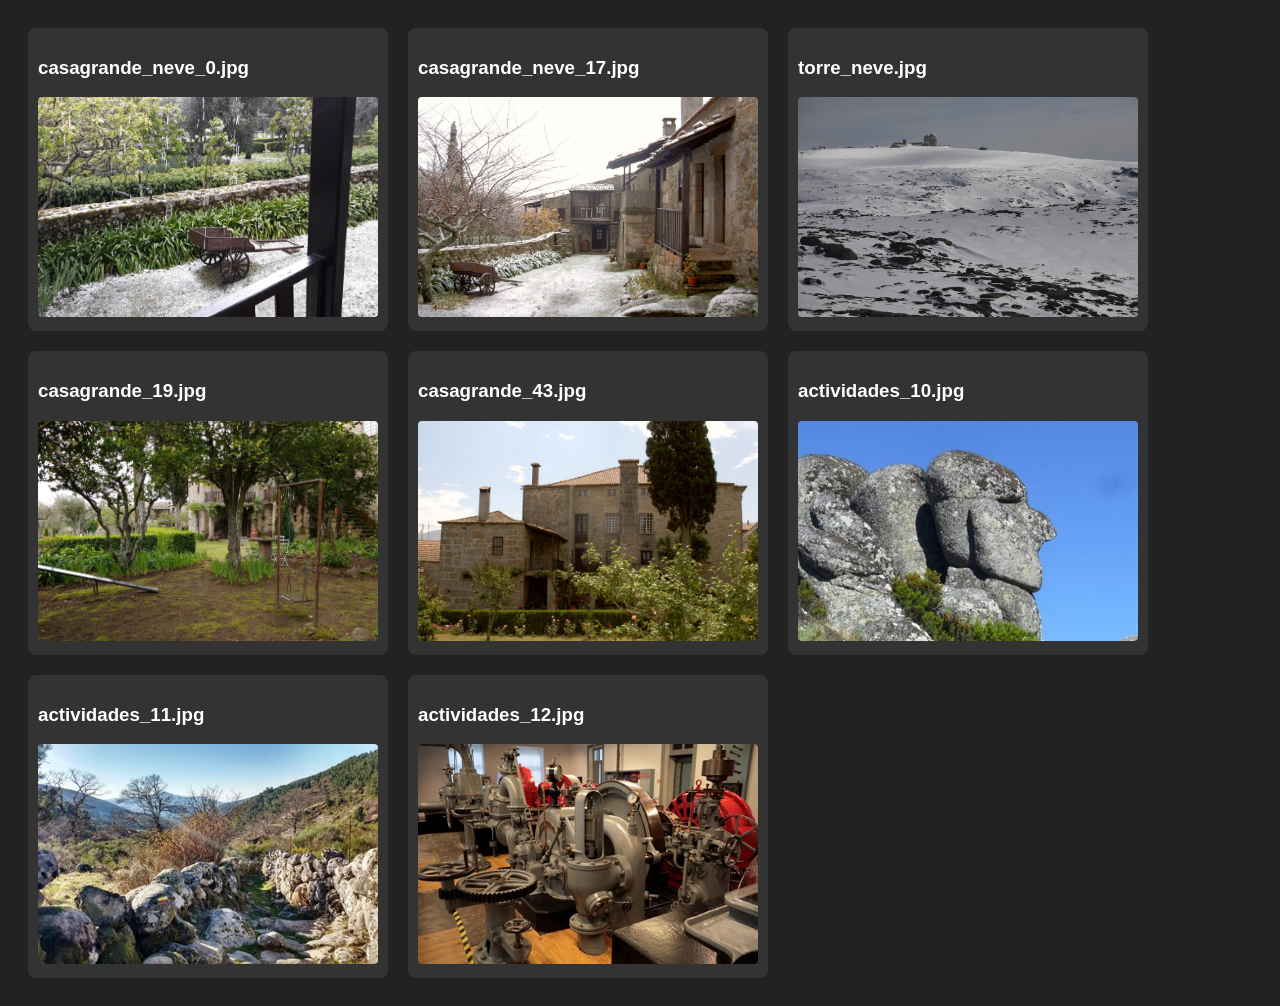
<file: img_preview.html>
<!DOCTYPE html>
<html>
<head><style>body{background:#222;color:#fff;font-family:sans-serif;display:flex;flex-wrap:wrap;gap:20px;padding:20px;}
.card{background:#333;padding:10px;border-radius:8px;width:340px;}
img{width:100%;height:220px;object-fit:cover;border-radius:4px;}
</style></head>
<body>
  <div class="card"><h3>casagrande_neve_0.jpg</h3><img src="assets/img/casagrande_neve_0.jpg"></div>
  <div class="card"><h3>casagrande_neve_17.jpg</h3><img src="assets/img/casagrande_neve_17.jpg"></div>
  <div class="card"><h3>torre_neve.jpg</h3><img src="assets/img/torre_neve.jpg"></div>
  <div class="card"><h3>casagrande_19.jpg</h3><img src="assets/img/casagrande_19.jpg"></div>
  <div class="card"><h3>casagrande_43.jpg</h3><img src="assets/img/casagrande_43.jpg"></div>
  <div class="card"><h3>actividades_10.jpg</h3><img src="assets/img/showcase/actividades_10.jpg"></div>
  <div class="card"><h3>actividades_11.jpg</h3><img src="assets/img/showcase/actividades_11.jpg"></div>
  <div class="card"><h3>actividades_12.jpg</h3><img src="assets/img/showcase/actividades_12.jpg"></div>
</body>
</html>
</file>
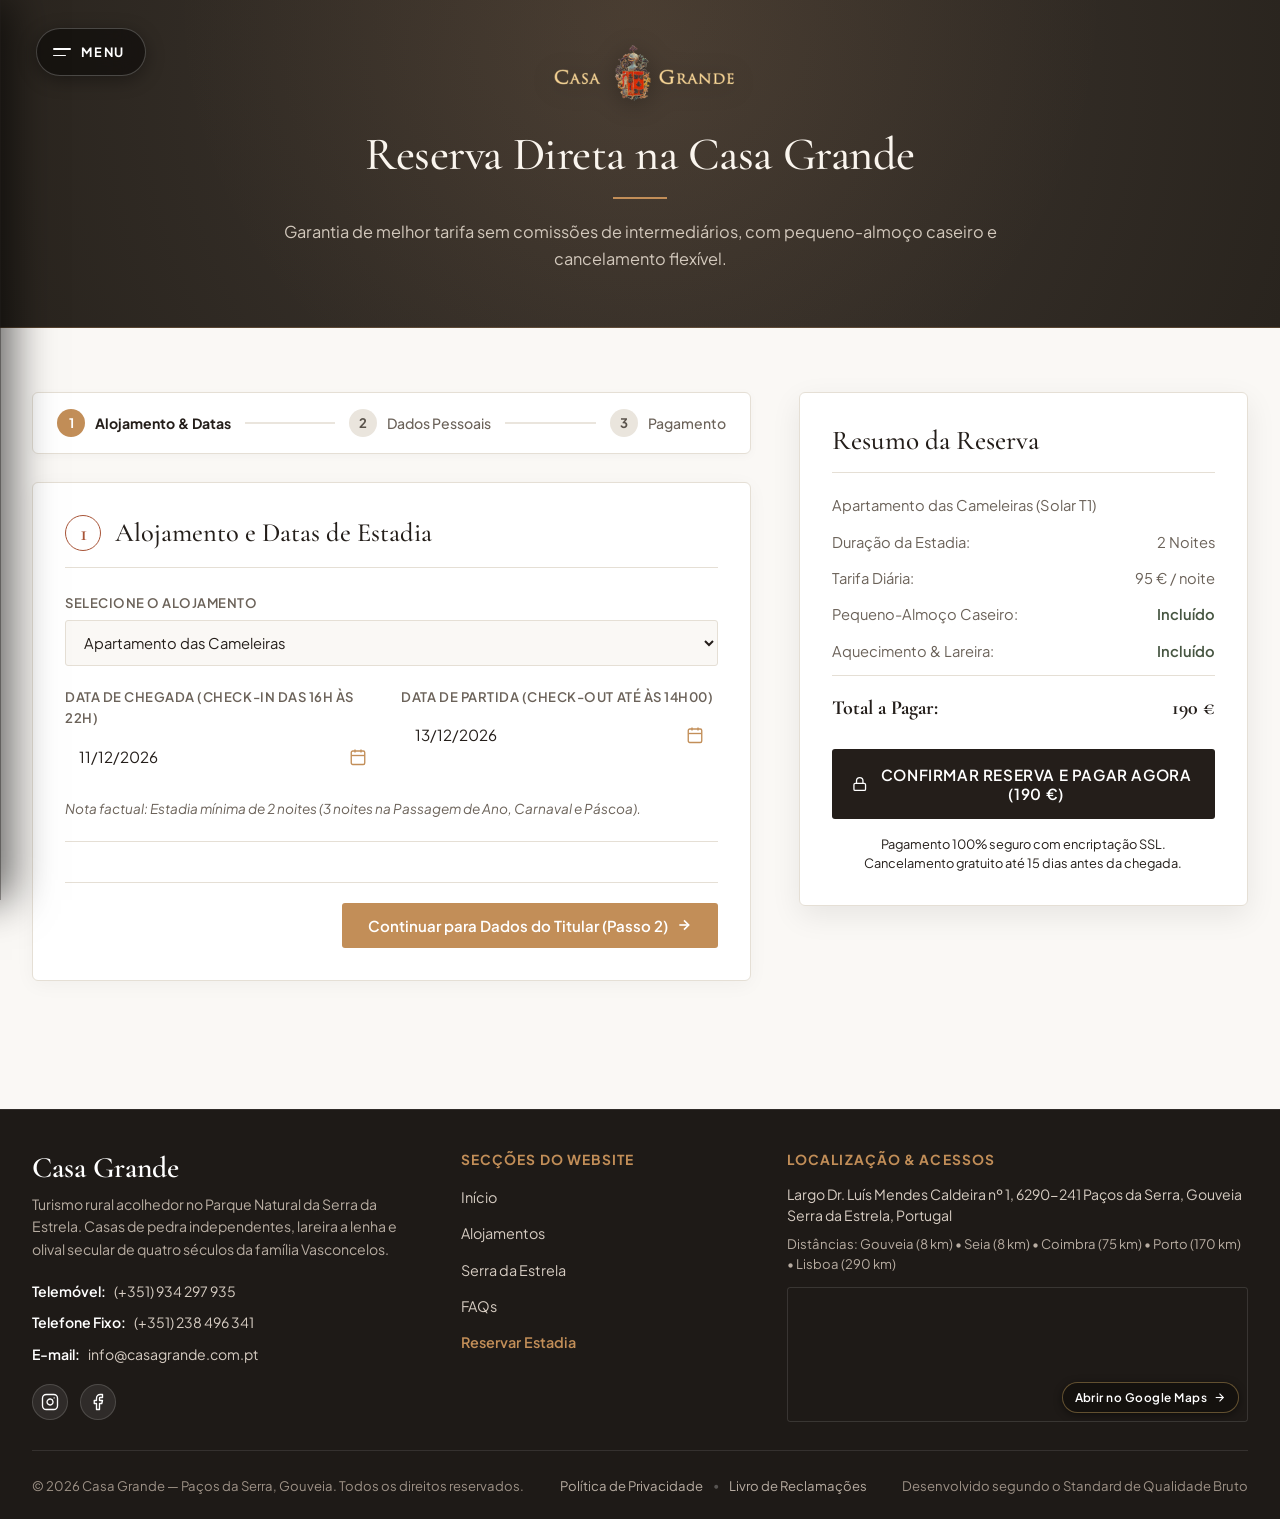
<file: reservas.html>
<!DOCTYPE html>
<html lang="pt">
<head>
  <meta charset="UTF-8">
  <meta name="viewport" content="width=device-width, initial-scale=1.0">
  <title>Reserva Direta & Pagamento Seguro — Casa Grande | Serra da Estrela</title>
  <meta name="description" content="Reserve a sua estadia na Casa Grande em Paços da Serra com confirmação imediata. Pagamento seguro por MB WAY, Cartão ou Multibanco.">
  <link rel="preconnect" href="https://fonts.googleapis.com">
  <link rel="preconnect" href="https://fonts.gstatic.com" crossorigin>
  <link rel="stylesheet" href="https://fonts.googleapis.com/css2?family=Cormorant+Garamond:ital,wght@0,400;0,500;0,600;0,700;1,400&family=Plus+Jakarta+Sans:wght@300;400;500;600;700&display=swap">
  
  <!-- Favicon Standard Bruto -->
  <link rel="icon" type="image/svg+xml" href="assets/img/favicon.svg">
  <link rel="icon" type="image/png" sizes="32x32" href="assets/img/favicon-32x32.png">
  <link rel="icon" type="image/png" sizes="16x16" href="assets/img/favicon-16x16.png">
  <link rel="apple-touch-icon" sizes="180x180" href="assets/img/apple-touch-icon.png">
  <link rel="shortcut icon" href="favicon.ico">

  <link rel="stylesheet" href="assets/css/style.css">
</head>
<body>

  <!-- BOTÃO FLUTUANTE DE MENU (FIXO NO TOPO ESQUERDO) -->
  <button type="button" class="floating-menu-trigger js-drawer-open" aria-label="Abrir Menu de Navegação" aria-expanded="false" aria-controls="main-drawer">
    <span class="menu-icon-bars" aria-hidden="true">
      <span class="bar bar-1"></span>
      <span class="bar bar-2"></span>
    </span>
    <span class="menu-trigger-text">Menu</span>
  </button>

  <!-- PAINEL LATERAL DE NAVEGAÇÃO (LUXURY SLIDE-IN DRAWER) -->
  <div class="nav-drawer-backdrop js-drawer-close" aria-hidden="true"></div>
  <aside class="nav-drawer" id="main-drawer" aria-label="Menu Principal" aria-hidden="true">
    <div class="drawer-header">
      <div class="drawer-brand">
        <img src="assets/img/logo_center.png" alt="Casa Grande" class="drawer-logo" / decoding="async">
      </div>
      <button type="button" class="drawer-close-btn js-drawer-close" aria-label="Fechar Menu">
        <svg width="20" height="20" viewBox="0 0 24 24" fill="none" stroke="currentColor" stroke-width="1.8"><line x1="18" y1="6" x2="6" y2="18"></line><line x1="6" y1="6" x2="18" y2="18"></line></svg>
      </button>
    </div>

    <div class="drawer-body">
      <nav class="drawer-nav">
        <ul class="drawer-menu-list">
          <li><a href="index.html" class="drawer-menu-link"><span class="link-title">Início</span></a></li>
          <li><a href="alojamentos.html" class="drawer-menu-link"><span class="link-title">Alojamentos</span></a></li>
          <li><a href="actividades.html" class="drawer-menu-link"><span class="link-title">Serra da Estrela</span></a></li>
          <li><a href="duvidas.html" class="drawer-menu-link"><span class="link-title">FAQs</span></a></li>
        </ul>

        <div class="drawer-booking-action">
          <a href="reservas.html" class="drawer-booking-btn">
            <span class="drawer-btn-icon">
              <svg width="18" height="18" viewBox="0 0 24 24" fill="none" stroke="currentColor" stroke-width="1.8">
                <rect x="3" y="4" width="18" height="18" rx="2" ry="2"></rect>
                <line x1="16" y1="2" x2="16" y2="6"></line>
                <line x1="8" y1="2" x2="8" y2="6"></line>
                <line x1="3" y1="10" x2="21" y2="10"></line>
              </svg>
            </span>
            <span class="drawer-btn-label">Reservar Estadia</span>
          </a>
        </div>
      </nav>

      <div class="drawer-footer">
        <div class="drawer-contacts">
          <a href="duvidas.html#contacto" class="drawer-section-title">Contactos</a>
          <a href="tel:+351934297935" class="drawer-contact-val">(+351) 934 297 935</a>
          <a href="mailto:info@casagrande.com.pt" class="drawer-contact-val">info@casagrande.com.pt</a>
          <p class="drawer-address-text">Largo Dr. Luís Mendes Caldeira nº 1<br>6290-241 Paços da Serra, Gouveia</p>
        </div>

        <div class="drawer-socials">
          <a href="https://instagram.com/casagrande_th" target="_blank" rel="noopener noreferrer" class="drawer-social-link">Instagram</a>
          <span class="sep">·</span>
          <a href="https://www.facebook.com/CGPacosDaSerra" target="_blank" rel="noopener noreferrer" class="drawer-social-link">Facebook</a>
        </div>
      </div>
    </div>
  </aside>

  <main id="main">

    <!-- HERO ESCURO EDITORIAL COM MARCA (DESTAQUE MÁXIMO DO LOGÓTIPO BRUTO) -->
    <header class="subpage-dark-hero">
      <div class="interior-brand-bar">
        <a href="index.html" title="Voltar à Página Inicial — Casa Grande">
          <img src="assets/img/logo_center.png" alt="Casa Grande" class="interior-brand-logo" decoding="async">
        </a>
      </div>

      <div class="container subpage-hero-container">
        <h1 class="subpage-hero-title">Reserva Direta na Casa Grande</h1>
        <i class="ico-separator" style="margin: 16px auto 20px auto;"></i>
        <p class="subpage-hero-desc">
          Garantia de melhor tarifa sem comissões de intermediários, com pequeno-almoço caseiro e cancelamento flexível.
        </p>
      </div>
    </header>

    <!-- MOTOR DE RESERVA DIRECTA EM 3 PASSOS -->
    <section class="booking-section">
      <div class="container">
        
        <div class="booking-layout-grid">
          
          <!-- Formulário de Passos -->
          <div class="booking-steps-column">
            
            <!-- Barra de Passos (Wizard 1 2 3) -->
            <div class="booking-wizard-steps-bar" role="tablist" aria-label="Progresso da Reserva">
              <div class="wizard-step-tab active" id="tab-step-1">
                <span class="tab-step-circle">1</span>
                <span class="tab-step-text">Alojamento &amp; Datas</span>
              </div>
              <div class="wizard-step-line" id="line-step-1"></div>
              <div class="wizard-step-tab" id="tab-step-2">
                <span class="tab-step-circle">2</span>
                <span class="tab-step-text">Dados Pessoais</span>
              </div>
              <div class="wizard-step-line" id="line-step-2"></div>
              <div class="wizard-step-tab" id="tab-step-3">
                <span class="tab-step-circle">3</span>
                <span class="tab-step-text">Pagamento</span>
              </div>
            </div>

            <form id="direct-booking-form">
              
              <!-- PASSO 1: HABITAÇÃO & DATAS -->
              <div class="booking-step-card" id="booking-step-1">
                <div class="step-card-header">
                  <span class="step-number" id="badge-step-1">1</span>
                  <h3>Alojamento e Datas de Estadia</h3>
                </div>

                <div class="form-group" style="margin-bottom: 20px;">
                  <label for="unit-select">Selecione o Alojamento</label>
                  <select id="unit-select" required>
                    <optgroup label="Solar Histórico (Turismo de Habitação)">
                      <option value="cameleiras">Apartamento das Cameleiras</option>
                      <option value="ciprestes">Apartamento dos Ciprestes</option>
                      <option value="laranjeiras">Apartamento das Laranjeiras</option>
                    </optgroup>
                    <optgroup label="Casas de Campo Autónomas no Olival">
                      <option value="azeitona">Casa da Azeitona</option>
                      <option value="rancho">Casa do Rancho</option>
                      <option value="caseira">Casa da Caseira</option>
                      <option value="burro">Casa do Burro</option>
                      <option value="telheiro">Casa do Telheiro</option>
                      <option value="olival">Casa do Olival</option>
                    </optgroup>
                  </select>
                </div>

                <div style="display: grid; grid-template-columns: 1fr 1fr; gap: 20px; margin-bottom: 20px;">
                  <div class="form-group">
                    <label for="checkin-date">Data de Chegada (Check-in das 16h às 22h)</label>
                    <div class="date-input-container">
                      <input type="text" id="checkin-date" placeholder="DD/MM/AAAA" readonly required>
                      <button type="button" class="date-calendar-btn" id="btn-open-cal-checkin" aria-label="Escolher data de chegada">
                        <svg width="18" height="18" viewBox="0 0 24 24" fill="none" stroke="currentColor" stroke-width="1.8">
                          <rect x="3" y="4" width="18" height="18" rx="2" ry="2"></rect>
                          <line x1="16" y1="2" x2="16" y2="6"></line>
                          <line x1="8" y1="2" x2="8" y2="6"></line>
                          <line x1="3" y1="10" x2="21" y2="10"></line>
                        </svg>
                      </button>
                    </div>
                  </div>
                  <div class="form-group">
                    <label for="checkout-date">Data de Partida (Check-out até às 14h00)</label>
                    <div class="date-input-container">
                      <input type="text" id="checkout-date" placeholder="DD/MM/AAAA" readonly required>
                      <button type="button" class="date-calendar-btn" id="btn-open-cal-checkout" aria-label="Escolher data de partida">
                        <svg width="18" height="18" viewBox="0 0 24 24" fill="none" stroke="currentColor" stroke-width="1.8">
                          <rect x="3" y="4" width="18" height="18" rx="2" ry="2"></rect>
                          <line x1="16" y1="2" x2="16" y2="6"></line>
                          <line x1="8" y1="2" x2="8" y2="6"></line>
                          <line x1="3" y1="10" x2="21" y2="10"></line>
                        </svg>
                      </button>
                    </div>
                  </div>
                </div>

                <div style="font-size: 0.85rem; color: var(--text-muted); margin-bottom: 20px;">
                  <em>Nota factual: Estadia mínima de 2 noites (3 noites na Passagem de Ano, Carnaval e Páscoa).</em>
                </div>

                <!-- Suplementos específicos de habitação -->
                <div id="unit-extras-container" style="border-top: 1px solid var(--border-delicate); padding-top: 16px;">
                  
                  <div id="rancho-crib-option" style="display: none; margin-bottom: 12px;">
                    <label style="display: flex; align-items: center; gap: 10px; cursor: pointer; font-size: 0.92rem;">
                      <input type="checkbox" id="extra-crib" value="10">
                      <span>Adicionar berço de bebé para a Casa do Rancho (+10 € / noite)</span>
                    </label>
                  </div>

                  <div id="caseira-bed-option" style="display: none; margin-bottom: 12px;">
                    <label style="display: flex; align-items: center; gap: 10px; cursor: pointer; font-size: 0.92rem;">
                      <input type="checkbox" id="extra-bed" value="25">
                      <span>Adicionar cama extra para criança na Casa da Caseira (+25 € / noite por cama)</span>
                    </label>
                  </div>

                </div>

                <!-- Botão de Ação: Concluir Passo 1 -->
                <div class="step-card-footer-actions">
                  <button type="button" class="btn-step-next" id="btn-next-to-step-2">
                    <span>Continuar para Dados do Titular (Passo 2)</span>
                    <svg width="16" height="16" viewBox="0 0 24 24" fill="none" stroke="currentColor" stroke-width="2.5"><line x1="5" y1="12" x2="19" y2="12"></line><polyline points="12 5 19 12 12 19"></polyline></svg>
                  </button>
                </div>

              </div>

              <!-- PASSO 2: DADOS DO TITULAR & FATURAÇÃO (NIF OPCIONAL) -->
              <div class="booking-step-card is-step-hidden" id="booking-step-2">
                <div class="step-card-header">
                  <span class="step-number" id="badge-step-2">2</span>
                  <h3>Dados do Hóspede Titular & Faturação</h3>
                </div>

                <div style="display: grid; grid-template-columns: 1fr 1fr; gap: 20px; margin-bottom: 20px;">
                  <div class="form-group">
                    <label for="guest-name">Nome Completo</label>
                    <input type="text" id="guest-name" placeholder="Ex: Ana Teresa Vasconcelos" required>
                  </div>
                  <div class="form-group">
                    <label for="guest-email">Endereço de E-mail</label>
                    <input type="email" id="guest-email" placeholder="Ex: ana@exemplo.pt" required>
                  </div>
                </div>

                <div style="display: grid; grid-template-columns: 1fr 1fr; gap: 20px; margin-bottom: 20px;">
                  <div class="form-group">
                    <label for="guest-phone">Telemóvel (para coordenação da chave)</label>
                    <input type="tel" id="guest-phone" placeholder="Ex: +351 912 345 678" required>
                  </div>
                  <div class="form-group">
                    <label for="guest-arrival">Hora Prevista de Chegada</label>
                    <select id="guest-arrival">
                      <option value="16h-18h">Entre as 16h00 e as 18h00</option>
                      <option value="18h-20h">Entre as 18h00 e as 20h00</option>
                      <option value="20h-22h">Entre as 20h00 e as 22h00</option>
                    </select>
                  </div>
                </div>

                <!-- Bloco de Faturação Opcional com NIF -->
                <div style="border-top: 1px solid var(--border-delicate); padding-top: 20px; margin-top: 10px;">
                  <label style="display: flex; align-items: center; gap: 10px; cursor: pointer; font-size: 0.95rem; font-weight: 600; color: var(--text-main);">
                    <input type="checkbox" id="invoice-toggle">
                    <span>Desejo fatura com contribuinte (NIF / NIPC)</span>
                  </label>

                  <div id="invoice-fields" style="display: none; margin-top: 20px; border-left: 2px solid var(--accent-terracotta); padding-left: 20px;">
                    <div style="display: grid; grid-template-columns: 1fr 1fr; gap: 16px; margin-bottom: 16px;">
                      <div class="form-group">
                        <label for="fiscal-nif">NIF / NIPC</label>
                        <input type="text" id="fiscal-nif" placeholder="Ex: 123456789">
                      </div>
                      <div class="form-group">
                        <label for="fiscal-name">Nome Fiscal ou Denominação Social</label>
                        <input type="text" id="fiscal-name" placeholder="Nome a constar na fatura">
                      </div>
                    </div>

                    <div class="form-group" style="margin-bottom: 16px;">
                      <label for="fiscal-address">Morada de Faturação</label>
                      <input type="text" id="fiscal-address" placeholder="Rua, número, andar">
                    </div>

                    <div style="display: grid; grid-template-columns: 1fr 1fr 1fr; gap: 16px;">
                      <div class="form-group">
                        <label for="fiscal-postal">Código Postal</label>
                        <input type="text" id="fiscal-postal" placeholder="Ex: 6290-241">
                      </div>
                      <div class="form-group">
                        <label for="fiscal-city">Localidade / Cidade</label>
                        <input type="text" id="fiscal-city" placeholder="Ex: Gouveia">
                      </div>
                      <div class="form-group">
                        <label for="fiscal-country">País</label>
                        <select id="fiscal-country">
                          <option value="PT">Portugal</option>
                          <option value="ES">Espanha</option>
                          <option value="FR">França</option>
                          <option value="UK">Reino Unido</option>
                          <option value="OUTRO">Outro país</option>
                        </select>
                      </div>
                    </div>
                  </div>
                </div>

                <!-- Botões de Ação: Passo 2 -->
                <div class="step-card-footer-actions">
                  <button type="button" class="btn-step-prev" id="btn-back-to-step-1">
                    <svg width="16" height="16" viewBox="0 0 24 24" fill="none" stroke="currentColor" stroke-width="2"><line x1="19" y1="12" x2="5" y2="12"></line><polyline points="12 19 5 12 12 5"></polyline></svg>
                    <span>Voltar ao Passo 1</span>
                  </button>
                  <button type="button" class="btn-step-next" id="btn-next-to-step-3">
                    <span>Continuar para Pagamento Seguro (Passo 3)</span>
                    <svg width="16" height="16" viewBox="0 0 24 24" fill="none" stroke="currentColor" stroke-width="2.5"><line x1="5" y1="12" x2="19" y2="12"></line><polyline points="12 5 19 12 12 19"></polyline></svg>
                  </button>
                </div>

              </div>

              <!-- PASSO 3: PAGAMENTO SEGURO NO MOMENTO -->
              <div class="booking-step-card is-step-hidden" id="booking-step-3">
                <div class="step-card-header">
                  <span class="step-number" id="badge-step-3">3</span>
                  <h3>Pagamento Seguro no Momento</h3>
                </div>

                <div class="payment-methods-grid">
                  <button type="button" class="payment-tab-btn active" data-method="mbway">
                    <svg width="24" height="24" viewBox="0 0 24 24" fill="none" stroke="currentColor" stroke-width="2"><rect x="5" y="2" width="14" height="20" rx="2" ry="2"/><line x1="12" y1="18" x2="12.01" y2="18"/></svg>
                    <span>MB WAY</span>
                  </button>
                  <button type="button" class="payment-tab-btn" data-method="card">
                    <svg width="24" height="24" viewBox="0 0 24 24" fill="none" stroke="currentColor" stroke-width="2"><rect x="1" y="4" width="22" height="16" rx="2" ry="2"/><line x1="1" y1="10" x2="23" y2="10"/></svg>
                    <span>Cartão de Crédito</span>
                  </button>
                  <button type="button" class="payment-tab-btn" data-method="multibanco">
                    <svg width="24" height="24" viewBox="0 0 24 24" fill="none" stroke="currentColor" stroke-width="2"><line x1="12" y1="18" x2="12" y2="23"/><path d="M17 5H9.5a3.5 3.5 0 0 0 0 7h5a3.5 3.5 0 0 1 0 7H6"/></svg>
                    <span>Multibanco</span>
                  </button>
                </div>

                <!-- Detalhe MB WAY -->
                <div id="method-mbway" class="payment-details-box">
                  <p style="font-size: 0.92rem; margin-bottom: 12px; color: var(--text-muted);">
                    Introduza o seu número de telemóvel associado ao MB WAY. Receberá uma notificação instantânea para autorizar o pagamento em segurança.
                  </p>
                  <div class="form-group" style="max-width: 280px;">
                    <label for="mbway-phone">Número de Telemóvel MB WAY</label>
                    <input type="tel" id="mbway-phone" placeholder="912 345 678">
                  </div>
                </div>

                <!-- Detalhe Cartão -->
                <div id="method-card" class="payment-details-box" style="display: none;">
                  <div class="form-group" style="margin-bottom: 16px;">
                    <label for="card-num">Número do Cartão (Visa / Mastercard)</label>
                    <input type="text" id="card-num" placeholder="4532 ···· ···· 8920">
                  </div>
                  <div style="display: grid; grid-template-columns: 1fr 1fr; gap: 16px;">
                    <div class="form-group">
                      <label for="card-exp">Validade (MM/AA)</label>
                      <input type="text" id="card-exp" placeholder="12/28">
                    </div>
                    <div class="form-group">
                      <label for="card-cvc">Código de Segurança (CVC)</label>
                      <input type="text" id="card-cvc" placeholder="382">
                    </div>
                  </div>
                </div>

                <!-- Detalhe Multibanco -->
                <div id="method-multibanco" class="payment-details-box" style="display: none;">
                  <p style="font-size: 0.92rem; margin-bottom: 12px; color: var(--text-muted);">
                    Será gerada uma referência Multibanco válida por 24 horas para liquidação no homebanking ou caixa ATM.
                  </p>
                  <div style="display: flex; gap: 24px; font-size: 0.92rem;">
                    <div><strong>Entidade:</strong> 21245</div>
                    <div><strong>Referência:</strong> 842 190 284</div>
                    <div><strong>Validade:</strong> 24 Horas</div>
                  </div>
                </div>

                <!-- Botões de Ação: Passo 3 -->
                <div class="step-card-footer-actions">
                  <button type="button" class="btn-step-prev" id="btn-back-to-step-2">
                    <svg width="16" height="16" viewBox="0 0 24 24" fill="none" stroke="currentColor" stroke-width="2"><line x1="19" y1="12" x2="5" y2="12"></line><polyline points="12 19 5 12 12 5"></polyline></svg>
                    <span>Voltar aos Dados</span>
                  </button>
                </div>

              </div>

            </form>

          </div>

          <!-- Coluna Direita: Resumo Lateral Fixo (Sticky) -->
          <aside class="sticky-summary-card">
            <div class="summary-card-header">
              <h3>Resumo da Reserva</h3>
            </div>

            <div class="summary-lines-list">
              <div class="summary-line">
                <span id="summary-unit-name">Apartamento das Cameleiras</span>
              </div>
              <div class="summary-line">
                <span>Duração da Estadia:</span>
                <span id="summary-nights">2 Noites</span>
              </div>
              <div class="summary-line">
                <span>Tarifa Diária:</span>
                <span id="summary-rate">85 € / noite</span>
              </div>
              <div class="summary-line" id="summary-extras-row" style="display: none;">
                <span>Suplementos / Extras:</span>
                <span id="summary-extras-val">0 €</span>
              </div>
              <div class="summary-line">
                <span>Pequeno-Almoço Caseiro:</span>
                <span style="color: var(--accent-olive); font-weight: 600;">Incluído</span>
              </div>
              <div class="summary-line">
                <span>Aquecimento & Lareira:</span>
                <span style="color: var(--accent-olive); font-weight: 600;">Incluído</span>
              </div>
              <div class="summary-line total-line">
                <span>Total a Pagar:</span>
                <span id="summary-total-price">170 €</span>
              </div>
            </div>

            <button type="button" class="btn-confirm-booking" id="btn-submit-booking">
              <svg width="18" height="18" viewBox="0 0 24 24" fill="none" stroke="currentColor" stroke-width="2"><rect x="3" y="11" width="18" height="11" rx="2" ry="2"/><path d="M7 11V7a5 5 0 0 1 10 0v4"/></svg>
              <span>Confirmar Reserva e Pagar Agora</span>
            </button>

            <div style="margin-top: 16px; font-size: 0.8rem; color: var(--text-light); text-align: center; line-height: 1.5;">
              Pagamento 100% seguro com encriptação SSL.<br>Cancelamento gratuito até 15 dias antes da chegada.
            </div>
          </aside>

        </div>

      </div>
    </section>

  </main>

  <!-- MODAL DE CONFIRMAÇÃO & COMPROVATIVO -->
  <div class="modal-overlay" id="confirmation-modal">
    <div class="modal-card">
      <button class="modal-close-btn" id="modal-close" aria-label="Fechar">
        <svg width="24" height="24" viewBox="0 0 24 24" fill="none" stroke="currentColor" stroke-width="2"><line x1="18" y1="6" x2="6" y2="18"/><line x1="6" y1="6" x2="18" y2="18"/></svg>
      </button>

      <div class="modal-icon-wrap">
        <svg width="32" height="32" viewBox="0 0 24 24" fill="none" stroke="currentColor" stroke-width="2"><polyline points="20 6 9 17 4 12"/></svg>
      </div>

      <h3 style="font-size: 2rem; margin-bottom: 8px;">Reserva Confirmada com Sucesso</h3>
      <p style="color: var(--text-muted); font-size: 0.95rem; margin-bottom: 24px;">
        Obrigado por escolher a Casa Grande! Enviámos o comprovativo detalhado e as indicações de rota para o seu e-mail.
      </p>

      <div style="background: var(--bg-warm); border-radius: var(--radius-sm); padding: 20px; text-align: left; font-size: 0.92rem; margin-bottom: 24px; border: 1px solid var(--border-delicate);">
        <div style="margin-bottom: 8px;"><strong>Código da Reserva:</strong> #CG-2026-8492</div>
        <div style="margin-bottom: 8px;"><strong>Estado:</strong> Confirmado e Pago no Momento</div>
        <div style="margin-bottom: 8px;" id="modal-confirmed-unit"><strong>Alojamento:</strong> Apartamento das Cameleiras</div>
        <div style="margin-bottom: 8px;" id="modal-confirmed-total"><strong>Valor Liquidado:</strong> 170 €</div>
        <div><strong>Check-in:</strong> A partir das 16h00 (avise-nos por favor 30 min antes de chegar)</div>
      </div>

      <a href="https://wa.me/351934297935?text=Ol%C3%A1!%20Acabei%20de%20fazer%20uma%20reserva%20na%20Casa%20Grande." target="_blank" class="bar-submit-btn" style="width: 100%; justify-content: center; background: #25D366;">
        <svg width="18" height="18" viewBox="0 0 24 24" fill="none" stroke="currentColor" stroke-width="2"><path d="M21 11.5a8.38 8.38 0 0 1-.9 3.8 8.5 8.5 0 0 1-7.6 4.7 8.38 8.38 0 0 1-3.8-.9L3 21l1.9-5.7a8.38 8.38 0 0 1-.9-3.8 8.5 8.5 0 0 1 4.7-7.6 8.38 8.38 0 0 1 3.8-.9h.5a8.48 8.48 0 0 1 8 8v.5z"/></svg>
        <span>Falar Diretamente com a Anfitriã no WhatsApp</span>
      </a>
    </div>
  </div>

  <!-- RODAPÉ CANÓNICO BRUTO (3 COLUNAS COM MAPA EMBED) -->
  <footer class="site-footer">
    <div class="container">
      
      <div class="footer-grid">
        
        <!-- Coluna 1: Marca & Contactos -->
        <div class="footer-col">
          <div class="footer-brand-title">Casa Grande</div>
          <p class="footer-brand-desc">
            Turismo rural acolhedor no Parque Natural da Serra da Estrela. Casas de pedra independentes, lareira a lenha e olival secular de quatro séculos da família Vasconcelos.
          </p>
          <ul class="footer-contacts-list">
            <li class="footer-contact-row">
              <span class="footer-contact-label">Telemóvel:</span>
              <span class="footer-contact-val">(+351) 934 297 935</span>
            </li>
            <li class="footer-contact-row">
              <span class="footer-contact-label">Telefone Fixo:</span>
              <span class="footer-contact-val">(+351) 238 496 341</span>
            </li>
            <li class="footer-contact-row">
              <span class="footer-contact-label">E-mail:</span>
              <span class="footer-contact-val">info@casagrande.com.pt</span>
            </li>
          </ul>

          <div class="footer-social-icons" aria-label="Redes Sociais Oficiais">
            <a href="https://instagram.com/casagrande_th" target="_blank" rel="noopener noreferrer" class="social-icon-btn" aria-label="Instagram da Casa Grande" title="Instagram @casagrande_th">
              <svg viewBox="0 0 24 24" width="18" height="18" fill="none" stroke="currentColor" stroke-width="1.8" stroke-linecap="round" stroke-linejoin="round">
                <rect x="2" y="2" width="20" height="20" rx="5" ry="5"></rect>
                <path d="M16 11.37A4 4 0 1 1 12.63 8 4 4 0 0 1 16 11.37z"></path>
                <line x1="17.5" y1="6.5" x2="17.51" y2="6.5"></line>
              </svg>
            </a>
            <a href="https://www.facebook.com/CGPacosDaSerra" target="_blank" rel="noopener noreferrer" class="social-icon-btn" aria-label="Facebook da Casa Grande" title="Facebook Casa Grande">
              <svg viewBox="0 0 24 24" width="18" height="18" fill="none" stroke="currentColor" stroke-width="1.8" stroke-linecap="round" stroke-linejoin="round">
                <path d="M18 2h-3a5 5 0 0 0-5 5v3H7v4h3v8h4v-8h3l1-4h-4V7a1 1 0 0 1 1-1h3z"></path>
              </svg>
            </a>
          </div>
        </div>

        <!-- Coluna 2: Secções do Website na Vertical -->
        <div class="footer-col">
          <h4>Secções do Website</h4>
          <ul class="footer-vertical-nav">
            <li><a href="index.html" class="footer-nav-link">Início</a></li>
            <li><a href="alojamentos.html" class="footer-nav-link">Alojamentos</a></li>
            <li><a href="actividades.html" class="footer-nav-link">Serra da Estrela</a></li>
            <li><a href="duvidas.html" class="footer-nav-link">FAQs</a></li>
            <li><a href="reservas.html" class="footer-nav-link footer-nav-highlight">Reservar Estadia</a></li>
          </ul>
        </div>

        <!-- Coluna 3: Localização & Mapa Embed -->
        <div class="footer-col">
          <h4>Localização &amp; Acessos</h4>
          <p class="footer-location-text">
            Largo Dr. Luís Mendes Caldeira nº 1, 6290-241 Paços da Serra, Gouveia<br>
            Serra da Estrela, Portugal
          </p>
          
          <p class="footer-distances-line">
            Distâncias: Gouveia (8 km) • Seia (8 km) • Coimbra (75 km) • Porto (170 km) • Lisboa (290 km)
          </p>

          <div class="footer-map-under">
            <iframe
              title="Localização da Casa Grande em Paços da Serra"
              src="https://maps.google.com/maps?q=40.459570,-7.649389+(Casa%20Grande%20Pa%C3%A7os%20da%20Serra)&t=&z=15&ie=UTF8&iwloc=&output=embed"
              loading="lazy"
              referrerpolicy="no-referrer-when-downgrade">
            </iframe>
            <a href="https://maps.google.com/maps?q=40.459570,-7.649389" target="_blank" rel="noopener noreferrer" class="footer-map-cta" aria-label="Abrir localização no Google Maps">
              <span>Abrir no Google Maps</span>
              <svg width="13" height="13" viewBox="0 0 24 24" fill="none" stroke="currentColor" stroke-width="2"><line x1="5" y1="12" x2="19" y2="12"/><polyline points="12 5 19 12 12 19"/></svg>
            </a>
          </div>
        </div>

      </div>

      <div class="footer-bottom">
        <div>
          &copy; 2026 Casa Grande — Paços da Serra, Gouveia. Todos os direitos reservados.
        </div>
        <div class="footer-legal-links">
          <a href="#privacidade" class="legal-modal-trigger" data-legal="privacy">Política de Privacidade</a>
          <span class="sep">•</span>
          <a href="https://www.livroreclamacoes.pt" target="_blank" rel="noopener noreferrer">Livro de Reclamações</a>
        </div>
        <div>
          Desenvolvido segundo o Standard de Qualidade Bruto
        </div>
      </div>

    </div>
  </footer>

  <!-- POPOVER DO CALENDÁRIO INTERATIVO (ESTILO BRUTO) -->
  <div class="bruto-datepicker-popover" id="brutoDatepicker" role="dialog" aria-modal="true" aria-label="Seletor de Datas">
    <div class="datepicker-header">
      <button type="button" class="datepicker-nav-btn" id="dpPrevBtn" aria-label="Mês anterior">
        <svg width="16" height="16" viewBox="0 0 24 24" fill="none" stroke="currentColor" stroke-width="2.5"><polyline points="15 18 9 12 15 6"></polyline></svg>
      </button>
      <div class="datepicker-month-title" id="dpMonthTitle">Outubro 2026</div>
      <button type="button" class="datepicker-nav-btn" id="dpNextBtn" aria-label="Mês seguinte">
        <svg width="16" height="16" viewBox="0 0 24 24" fill="none" stroke="currentColor" stroke-width="2.5"><polyline points="9 18 15 12 9 6"></polyline></svg>
      </button>
    </div>
    <div class="datepicker-weekdays">
      <span class="datepicker-weekday">SEG</span>
      <span class="datepicker-weekday">TER</span>
      <span class="datepicker-weekday">QUA</span>
      <span class="datepicker-weekday">QUI</span>
      <span class="datepicker-weekday">SEX</span>
      <span class="datepicker-weekday">SÁB</span>
      <span class="datepicker-weekday">DOM</span>
    </div>
    <div class="datepicker-days" id="dpDaysGrid"></div>
  </div>

  <script src="assets/js/main.js"></script>
  <script src="assets/js/booking.js"></script>
</body>
</html>
</file>
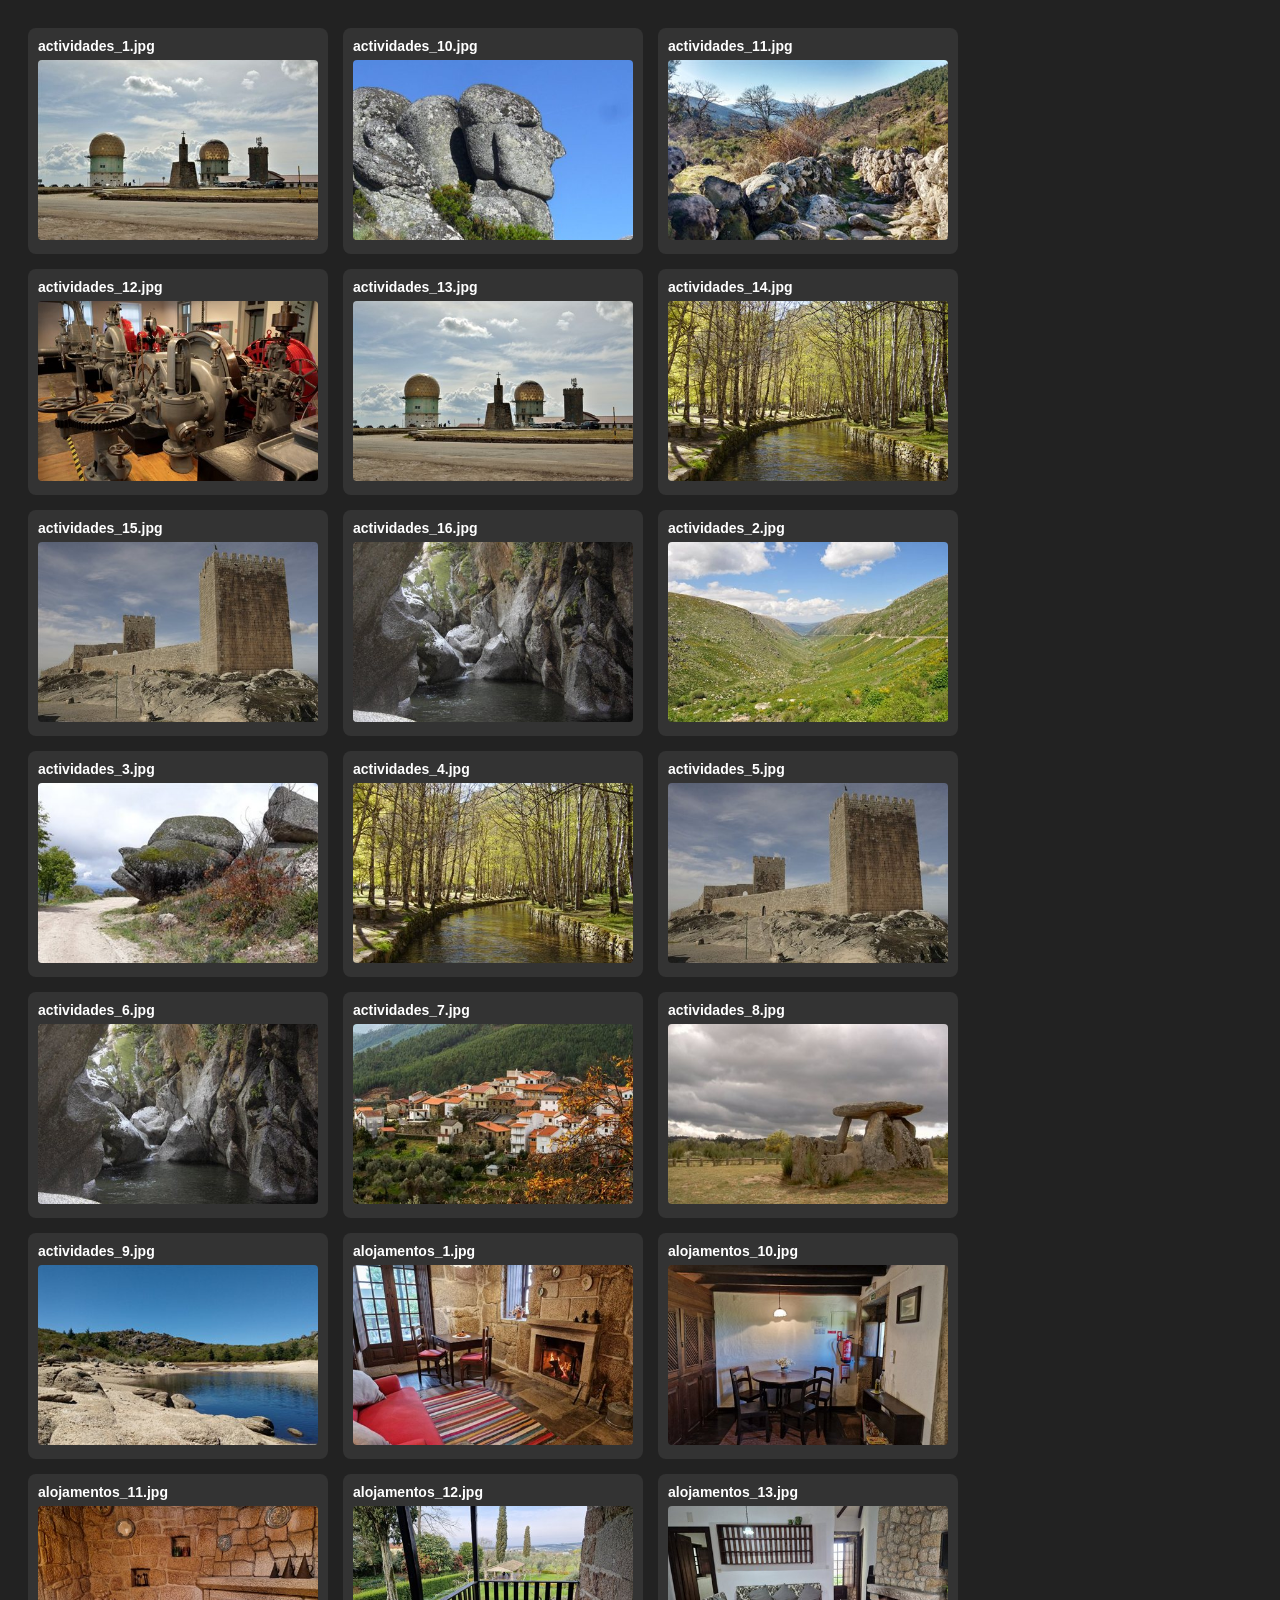
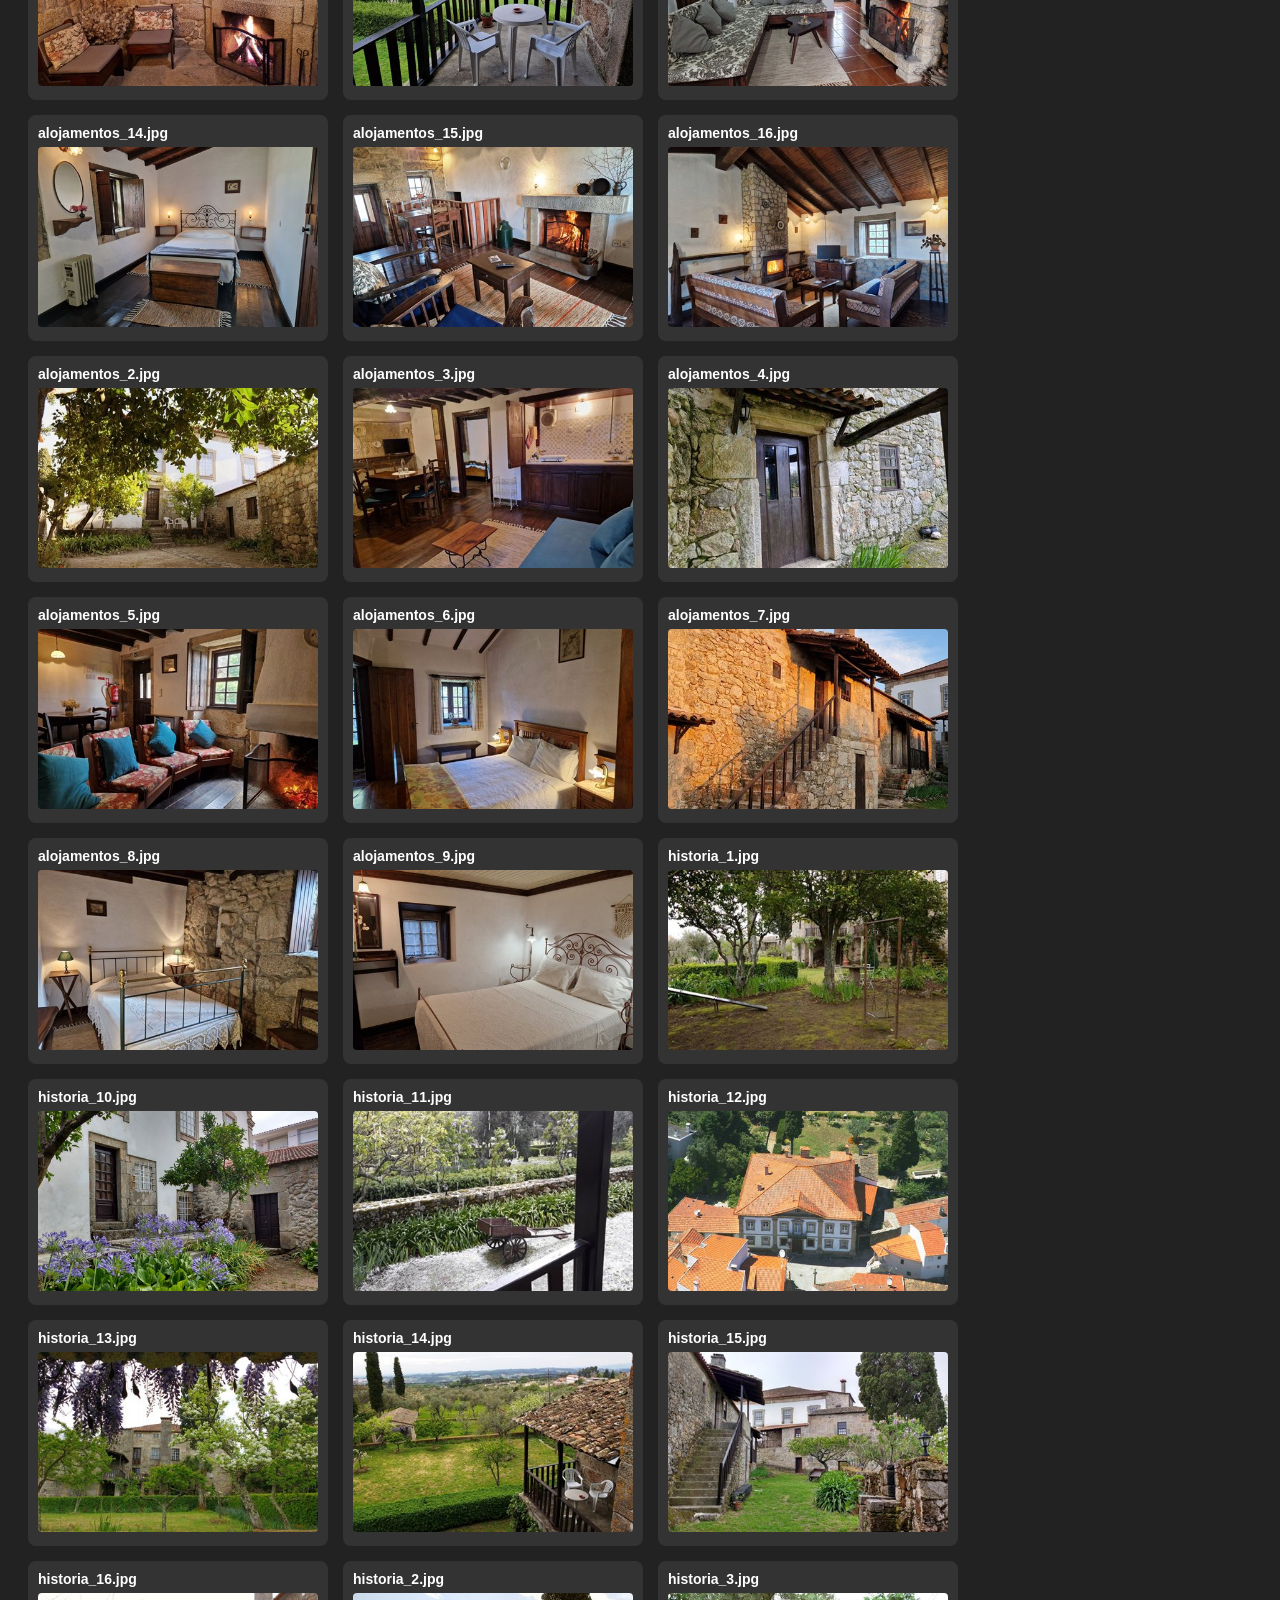
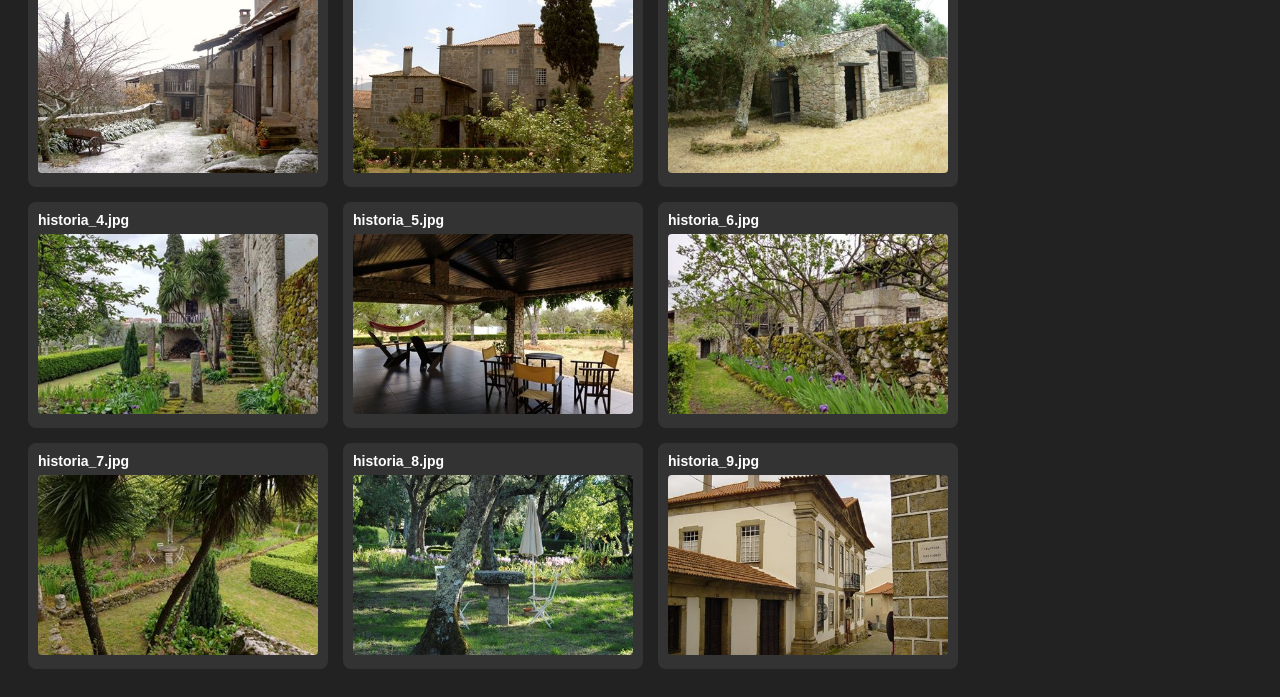
<file: showcase_preview.html>
<!DOCTYPE html>
<html>
<head><style>body{background:#222;color:#fff;font-family:sans-serif;display:flex;flex-wrap:wrap;gap:15px;padding:20px;}
.card{background:#333;padding:10px;border-radius:8px;width:280px;}
img{width:100%;height:180px;object-fit:cover;border-radius:4px;}
h3{font-size:14px;margin:0 0 6px 0;word-break:break-all;}
</style></head>
<body><div class="card"><h3>actividades_1.jpg</h3><img src="assets/img/showcase/actividades_1.jpg"></div>
<div class="card"><h3>actividades_10.jpg</h3><img src="assets/img/showcase/actividades_10.jpg"></div>
<div class="card"><h3>actividades_11.jpg</h3><img src="assets/img/showcase/actividades_11.jpg"></div>
<div class="card"><h3>actividades_12.jpg</h3><img src="assets/img/showcase/actividades_12.jpg"></div>
<div class="card"><h3>actividades_13.jpg</h3><img src="assets/img/showcase/actividades_13.jpg"></div>
<div class="card"><h3>actividades_14.jpg</h3><img src="assets/img/showcase/actividades_14.jpg"></div>
<div class="card"><h3>actividades_15.jpg</h3><img src="assets/img/showcase/actividades_15.jpg"></div>
<div class="card"><h3>actividades_16.jpg</h3><img src="assets/img/showcase/actividades_16.jpg"></div>
<div class="card"><h3>actividades_2.jpg</h3><img src="assets/img/showcase/actividades_2.jpg"></div>
<div class="card"><h3>actividades_3.jpg</h3><img src="assets/img/showcase/actividades_3.jpg"></div>
<div class="card"><h3>actividades_4.jpg</h3><img src="assets/img/showcase/actividades_4.jpg"></div>
<div class="card"><h3>actividades_5.jpg</h3><img src="assets/img/showcase/actividades_5.jpg"></div>
<div class="card"><h3>actividades_6.jpg</h3><img src="assets/img/showcase/actividades_6.jpg"></div>
<div class="card"><h3>actividades_7.jpg</h3><img src="assets/img/showcase/actividades_7.jpg"></div>
<div class="card"><h3>actividades_8.jpg</h3><img src="assets/img/showcase/actividades_8.jpg"></div>
<div class="card"><h3>actividades_9.jpg</h3><img src="assets/img/showcase/actividades_9.jpg"></div>
<div class="card"><h3>alojamentos_1.jpg</h3><img src="assets/img/showcase/alojamentos_1.jpg"></div>
<div class="card"><h3>alojamentos_10.jpg</h3><img src="assets/img/showcase/alojamentos_10.jpg"></div>
<div class="card"><h3>alojamentos_11.jpg</h3><img src="assets/img/showcase/alojamentos_11.jpg"></div>
<div class="card"><h3>alojamentos_12.jpg</h3><img src="assets/img/showcase/alojamentos_12.jpg"></div>
<div class="card"><h3>alojamentos_13.jpg</h3><img src="assets/img/showcase/alojamentos_13.jpg"></div>
<div class="card"><h3>alojamentos_14.jpg</h3><img src="assets/img/showcase/alojamentos_14.jpg"></div>
<div class="card"><h3>alojamentos_15.jpg</h3><img src="assets/img/showcase/alojamentos_15.jpg"></div>
<div class="card"><h3>alojamentos_16.jpg</h3><img src="assets/img/showcase/alojamentos_16.jpg"></div>
<div class="card"><h3>alojamentos_2.jpg</h3><img src="assets/img/showcase/alojamentos_2.jpg"></div>
<div class="card"><h3>alojamentos_3.jpg</h3><img src="assets/img/showcase/alojamentos_3.jpg"></div>
<div class="card"><h3>alojamentos_4.jpg</h3><img src="assets/img/showcase/alojamentos_4.jpg"></div>
<div class="card"><h3>alojamentos_5.jpg</h3><img src="assets/img/showcase/alojamentos_5.jpg"></div>
<div class="card"><h3>alojamentos_6.jpg</h3><img src="assets/img/showcase/alojamentos_6.jpg"></div>
<div class="card"><h3>alojamentos_7.jpg</h3><img src="assets/img/showcase/alojamentos_7.jpg"></div>
<div class="card"><h3>alojamentos_8.jpg</h3><img src="assets/img/showcase/alojamentos_8.jpg"></div>
<div class="card"><h3>alojamentos_9.jpg</h3><img src="assets/img/showcase/alojamentos_9.jpg"></div>
<div class="card"><h3>historia_1.jpg</h3><img src="assets/img/showcase/historia_1.jpg"></div>
<div class="card"><h3>historia_10.jpg</h3><img src="assets/img/showcase/historia_10.jpg"></div>
<div class="card"><h3>historia_11.jpg</h3><img src="assets/img/showcase/historia_11.jpg"></div>
<div class="card"><h3>historia_12.jpg</h3><img src="assets/img/showcase/historia_12.jpg"></div>
<div class="card"><h3>historia_13.jpg</h3><img src="assets/img/showcase/historia_13.jpg"></div>
<div class="card"><h3>historia_14.jpg</h3><img src="assets/img/showcase/historia_14.jpg"></div>
<div class="card"><h3>historia_15.jpg</h3><img src="assets/img/showcase/historia_15.jpg"></div>
<div class="card"><h3>historia_16.jpg</h3><img src="assets/img/showcase/historia_16.jpg"></div>
<div class="card"><h3>historia_2.jpg</h3><img src="assets/img/showcase/historia_2.jpg"></div>
<div class="card"><h3>historia_3.jpg</h3><img src="assets/img/showcase/historia_3.jpg"></div>
<div class="card"><h3>historia_4.jpg</h3><img src="assets/img/showcase/historia_4.jpg"></div>
<div class="card"><h3>historia_5.jpg</h3><img src="assets/img/showcase/historia_5.jpg"></div>
<div class="card"><h3>historia_6.jpg</h3><img src="assets/img/showcase/historia_6.jpg"></div>
<div class="card"><h3>historia_7.jpg</h3><img src="assets/img/showcase/historia_7.jpg"></div>
<div class="card"><h3>historia_8.jpg</h3><img src="assets/img/showcase/historia_8.jpg"></div>
<div class="card"><h3>historia_9.jpg</h3><img src="assets/img/showcase/historia_9.jpg"></div></body></html>
</file>
<file: assets/css/style.css>
/* ==========================================================================
   CASA GRANDE — ESTILO VUNABAKA (LUXURY RESORT & RURAL RETREAT)
   Inspiração de Design: vunabaka.com
   Estrutura Editorial: 
     - Hero Breathtaking com Barra de Informação Ambiental (Hora Local & Altitude)
     - Secção 1: História do Alojamento (Solar Séc. XVI/XVIII & Família Vasconcelos)
     - Secção 2: Os Diferentes Alojamentos (Solar TH & Casas de Campo CC)
     - Secção 3: Localização & Parque Natural da Serra da Estrela
     - Rodapé Canónico Bruto com Mapa Oficial Google Maps Incorporado
   Regras Bruto: Sem Emojis, Sem Tags/Badges em nenhuma secção, Títulos em 1 Linha
   ========================================================================== */

:root {
  /* Aliases para compatibilidade Farmhouse / Cottagecore */
  --bg-cream: #FAF8F5;
  --bg-warm: #F2EFE9;
  --bg-dark: #1E1A17;
  --text-main: #241E1A;
  --text-muted: #6B6259;
  --accent-gold: #C28E58;
  --accent-terracotta: #A85437;
  --accent-terracotta-dark: #8C3F25;
  --accent-olive: #465541;
  --shadow-soft: 0 4px 20px rgba(0, 0, 0, 0.04);
  --shadow-card: 0 10px 30px rgba(0, 0, 0, 0.08);
  /* Paleta Vunabaka Adaptada à Serra da Estrela */
  --color-bg-light: #FAF8F5;       /* Linho cru / areia suave */
  --color-bg-white: #FFFFFF;
  --color-bg-gray: #F2EFE9;        /* Fundo de contraste suave para secções alternadas */
  --color-bg-dark: #1E1A17;        /* Terra escura / granito antigo */
  
  --color-text-main: #241E1A;      /* Texto principal escuro sofisticado */
  --color-text-muted: #6B6259;     /* Sépia suave para corpo editorial */
  --color-text-light: #9C9286;     /* Detalhes e coordenadas */
  
  --color-accent-gold: #C28E58;     /* Dourado quente de lenha e sol da serra */
  --color-accent-terracotta: #A85437; /* Terracota de tijolo antigo */
  --color-accent-olive: #465541;   /* Verde olival e pinhal */
  
  --border-light: rgba(36, 30, 26, 0.1);
  --border-delicate: #E5DFD5;
  
  --font-serif: 'Cormorant Garamond', Georgia, serif;
  --font-sans: 'Plus Jakarta Sans', -apple-system, BlinkMacSystemFont, sans-serif;
  
  --shadow-subtle: 0 10px 30px rgba(0, 0, 0, 0.06);
  --shadow-float: 0 20px 50px rgba(0, 0, 0, 0.12);
  
  --radius-sm: 3px;
  --radius-md: 6px;
}

/* RESET E BASE */
*, *::before, *::after {
  box-sizing: border-box;
  margin: 0;
  padding: 0;
}

html {
  scroll-behavior: smooth;
  font-size: 16px;
  background-color: var(--color-bg-light);
  color: var(--color-text-main);
  font-family: var(--font-sans);
  -webkit-font-smoothing: antialiased;
  -moz-osx-font-smoothing: grayscale;
  text-rendering: optimizeLegibility;
}

@view-transition {
  navigation: auto;
}

body {
  line-height: 1.65;
  background-color: var(--color-bg-light);
  color: var(--color-text-main);
  overflow-x: hidden;
  opacity: 1;
  transition: opacity 0.3s cubic-bezier(0.2, 0.95, 0.3, 1);
}

/* Otimização de Performance de Renderização (Content Visibility em secções inferiores) */
.site-footer,
.section-vunabaka-location,
.pricing-table-section {
  content-visibility: auto;
  contain-intrinsic-size: 1px 500px;
}

/* ==========================================================================
   ENTRADA SUAVE & CINEMATOGRÁFICA (SMOOTH HERO REVEAL)
   Animação gradual e fluida dos elementos visuais sem cortes ou flashes
   ========================================================================== */
@keyframes heroBgReveal {
  0% {
    transform: scale(1.02);
  }
  100% {
    transform: scale(1);
  }
}

@keyframes heroElementFadeUp {
  0% {
    opacity: 0.2;
    transform: translateY(12px);
  }
  100% {
    opacity: 1;
    transform: translateY(0);
  }
}

@keyframes heroLogoFadeDown {
  0% {
    opacity: 0.3;
    transform: translateY(-10px);
  }
  100% {
    opacity: 1;
    transform: translateY(0);
  }
}

@keyframes heroNavFadeIn {
  0% {
    opacity: 0.4;
    transform: translateY(-6px);
  }
  100% {
    opacity: 1;
    transform: translateY(0);
  }
}

/* Aplicação suave calibrada para fluidez instantânea e sem ecrã preto */
.section-intro-bg {
  animation: heroBgReveal 0.6s cubic-bezier(0.2, 0.95, 0.3, 1) forwards;
  will-change: transform;
}

.hero-center-brand {
  animation: heroLogoFadeDown 0.45s cubic-bezier(0.2, 0.95, 0.3, 1) both;
}

.section-intro-head {
  animation: heroElementFadeUp 0.5s cubic-bezier(0.2, 0.95, 0.3, 1) 0.05s both;
}

.section-intro-ambient-bar {
  animation: heroElementFadeUp 0.5s cubic-bezier(0.2, 0.95, 0.3, 1) 0.1s both;
}


img {
  max-width: 100%;
  height: auto;
  display: block;
}

a {
  color: inherit;
  text-decoration: none;
  transition: all 0.25s ease;
}

button {
  font-family: inherit;
  cursor: pointer;
  border: none;
  background: none;
}

/* CONTENT SHELL (ESTILO VUNABAKA) */
.shell {
  width: 100%;
  max-width: 1320px;
  margin: 0 auto;
  padding: 0 32px;
}

.shell--grid {
  display: grid;
  grid-template-columns: 1fr 1fr;
  gap: 72px;
  align-items: center;
}

/* TIPOGRAFIA EDITORIAL */
h1, h2, h3, h4, .brand-name {
  font-family: var(--font-serif);
  font-weight: 500;
  color: var(--color-text-main);
  line-height: 1.15;
}

/* Sub-rótulos Vunabaka (h6) */
.section-subtitle-label {
  font-family: var(--font-sans);
  font-size: 0.76rem;
  font-weight: 700;
  text-transform: uppercase;
  letter-spacing: 0.22em;
  color: var(--color-accent-gold);
  margin-bottom: 14px;
  display: block;
}

/* Títulos de Secção em 1 Linha (Regra Bruto) */
.section-heading-vunabaka {
  font-size: 2.85rem;
  font-weight: 500;
  margin-bottom: 24px;
  letter-spacing: -0.01em;
  white-space: nowrap;
  overflow: hidden;
  text-overflow: ellipsis;
}

/* Separador Artesanal Vunabaka (.ico-separator) */
.ico-separator {
  display: block;
  width: 54px;
  height: 2px;
  background: var(--color-accent-gold);
  margin: 20px 0 28px 0;
}

/* Link Elegante Vunabaka (.btn-link) com Seta à Direita */
.btn-link-vunabaka {
  display: inline-flex;
  align-items: center;
  gap: 10px;
  font-family: var(--font-sans);
  font-size: 0.86rem;
  font-weight: 600;
  letter-spacing: 0.08em;
  text-transform: uppercase;
  color: var(--color-text-main);
  padding-bottom: 4px;
  border-bottom: 1.5px solid var(--color-accent-gold);
  transition: all 0.3s ease;
  margin-top: 12px;
  text-decoration: none;
}

.btn-link-vunabaka:hover {
  color: var(--color-accent-gold);
  border-bottom-color: var(--color-text-main);
  transform: translateX(4px);
}

.btn-link-vunabaka .btn-link-arrow {
  display: inline-flex;
  align-items: center;
  transition: transform 0.3s cubic-bezier(0.16, 1, 0.3, 1);
  color: inherit;
}

.btn-link-vunabaka:hover .btn-link-arrow {
  transform: translateX(5px);
}

/* ==========================================================================
   NAVEGAÇÃO MINIMALISTA DE LUXO: MENU HAMBÚRGUER FLUTUANTE & CTA DE RESERVA
   Inspiração: Aman / Singita / Vunabaka
   ========================================================================== */

/* Botão Hambúrguer Flutuante (Fixo no Topo Esquerdo — Pill Nobre de Vidro Fumado) */
.floating-menu-trigger {
  position: fixed;
  top: 28px;
  left: 36px;
  right: auto;
  bottom: auto;
  z-index: 920;
  display: inline-flex;
  align-items: center;
  justify-content: center;
  gap: 10px;
  height: 48px;
  padding: 0 20px 0 16px;
  border-radius: 40px;
  background: rgba(18, 15, 12, 0.76);
  backdrop-filter: blur(16px);
  -webkit-backdrop-filter: blur(16px);
  border: 1px solid rgba(255, 255, 255, 0.22);
  color: #FFFFFF;
  cursor: pointer;
  font-family: var(--font-sans);
  font-size: 0.80rem;
  font-weight: 700;
  letter-spacing: 0.14em;
  text-transform: uppercase;
  box-shadow: 0 4px 18px rgba(0, 0, 0, 0.35);
  transition: transform 0.4s cubic-bezier(0.16, 1, 0.3, 1),
              opacity 0.35s ease,
              background-color 0.35s ease,
              border-color 0.35s ease,
              color 0.35s ease,
              box-shadow 0.35s ease;
  user-select: none;
}

.menu-trigger-text {
  display: inline-block;
  line-height: 1;
  letter-spacing: 0.14em;
}

.menu-icon-bars {
  display: flex;
  flex-direction: column;
  justify-content: center;
  align-items: center;
  gap: 5px;
  width: 18px;
  height: 13px;
  flex-shrink: 0;
}

.menu-icon-bars .bar {
  display: block;
  width: 100%;
  height: 1.6px;
  background: #FFFFFF;
  border-radius: 2px;
  transition: transform 0.3s ease, background-color 0.3s ease, width 0.3s ease;
}

.menu-icon-bars .bar-2 {
  width: 70%;
  align-self: flex-start;
}

/* Hover Menu: Glow Dourado Nobre */
body.nav-visible .floating-menu-trigger:hover,
.floating-menu-trigger:hover {
  background: rgba(26, 21, 16, 0.94);
  border-color: var(--color-accent-gold);
  color: var(--color-accent-gold);
  
  box-shadow: 0 0 28px rgba(232, 200, 138, 0.50), 0 8px 24px rgba(0, 0, 0, 0.5);
}

.floating-menu-trigger:hover .menu-icon-bars .bar {
  background: var(--color-accent-gold);
}

.floating-menu-trigger:hover .menu-icon-bars .bar-2 {
  width: 100%;
}

/* Botão Flutuante de Reserva (Fixo no Topo Direito — Pill Nobre Dourado com Texto) */
.floating-booking-cta {
  position: fixed;
  top: 28px;
  right: 36px;
  left: auto;
  bottom: auto;
  z-index: 920;
  display: inline-flex;
  align-items: center;
  justify-content: center;
  gap: 9px;
  height: 48px;
  padding: 0 20px 0 16px;
  border-radius: 40px;
  background: var(--color-accent-gold);
  color: #FFFFFF;
  text-decoration: none;
  font-family: var(--font-sans);
  font-size: 0.80rem;
  font-weight: 700;
  letter-spacing: 0.14em;
  text-transform: uppercase;
  box-shadow: 0 4px 16px rgba(0, 0, 0, 0.32);
  border: 1px solid rgba(255, 255, 255, 0.32);
  transition: transform 0.4s cubic-bezier(0.16, 1, 0.3, 1),
              opacity 0.35s ease,
              background-color 0.35s ease,
              border-color 0.35s ease,
              box-shadow 0.35s ease;
  user-select: none;
}

.floating-booking-cta .booking-cta-icon {
  display: inline-flex;
  align-items: center;
  justify-content: center;
  flex-shrink: 0;
  transition: transform 0.3s ease;
}

.floating-booking-cta .booking-cta-text {
  display: inline-block;
  line-height: 1;
  letter-spacing: 0.14em;
}

/* Hover Reserva: Glow Âmbar Dourado Radiante */
body.nav-visible .floating-booking-cta:hover,
.floating-booking-cta:hover {
  background: #b5804c;
  color: #FFFFFF;
  border-color: #FFFFFF;
  
  box-shadow: 0 0 32px rgba(194, 142, 88, 0.70), 0 8px 24px rgba(0, 0, 0, 0.45);
}

.floating-booking-cta:hover .booking-cta-icon {
  
}

/* SMART STICKY REVEAL: BOTÕES ESCONDEM NO SCROLL DOWN E APARECEM NO SCROLL UP */
/* Padrão / Topo da Página */
.floating-menu-trigger,
.floating-booking-cta {
  transform: translateY(0);
  opacity: 1;
  pointer-events: auto;
}

/* Ocultar no Scroll para Baixo */
body.nav-hidden .floating-menu-trigger,
body.nav-hidden .floating-booking-cta {
  transform: translateY(-90px);
  opacity: 0;
  pointer-events: none;
}

/* Revelar no Scroll para Cima */
body.nav-visible .floating-menu-trigger,
body.nav-visible .floating-booking-cta {
  transform: translateY(0);
  opacity: 1;
  pointer-events: auto;
}

/* Se o painel lateral de navegação estiver aberto, nunca ocultar */
body.nav-drawer-open .floating-menu-trigger,
body.nav-drawer-open .floating-booking-cta {
  transform: translateY(0) !important;
  opacity: 1 !important;
  pointer-events: auto !important;
}

/* Painel Lateral de Navegação (Slide-in Drawer) */
.nav-drawer-backdrop {
  position: fixed;
  inset: 0;
  background: rgba(10, 8, 7, 0.75);
  backdrop-filter: blur(10px);
  -webkit-backdrop-filter: blur(10px);
  z-index: 980;
  opacity: 0;
  visibility: hidden;
  transition: opacity 0.4s ease, visibility 0.4s ease;
}

body.nav-drawer-open {
  overflow: hidden;
}

body.nav-drawer-open .nav-drawer-backdrop {
  opacity: 1;
  visibility: visible;
}

.nav-drawer {
  position: fixed;
  top: 0;
  left: 0;
  bottom: 0;
  width: clamp(300px, 32vw, 420px);
  max-width: 100vw;
  background: #14110e;
  color: #FFFFFF;
  z-index: 990;
  display: flex;
  flex-direction: column;
  justify-content: space-between;
  padding: clamp(24px, 3.8vh, 38px) clamp(28px, 3.2vw, 42px);
  box-shadow: 12px 0 40px rgba(0, 0, 0, 0.6);
  border-right: 1px solid rgba(255, 255, 255, 0.08);
  transform: translateX(-100%);
  transition: transform 0.45s cubic-bezier(0.16, 1, 0.3, 1);
  overflow: hidden; /* ZERO BARRAS DE SCROLL */
  scrollbar-width: none;
  -ms-overflow-style: none;
  box-sizing: border-box;
}

.nav-drawer::-webkit-scrollbar {
  display: none;
  width: 0;
  height: 0;
}

body.nav-drawer-open .nav-drawer {
  transform: translateX(0);
}

.drawer-header {
  display: flex;
  align-items: center;
  justify-content: space-between;
  padding-bottom: clamp(14px, 2vh, 20px);
  border-bottom: 1px solid rgba(255, 255, 255, 0.08);
}

.drawer-logo {
  height: clamp(36px, 4.5vh, 46px);
  width: auto;
  object-fit: contain;
}

.drawer-close-btn {
  background: rgba(255, 255, 255, 0.06);
  border: 1px solid rgba(255, 255, 255, 0.12);
  color: #FFFFFF;
  width: 38px;
  height: 38px;
  border-radius: 50%;
  display: inline-flex;
  align-items: center;
  justify-content: center;
  cursor: pointer;
  transition: all 0.3s ease;
}

.drawer-close-btn:hover {
  background: rgba(194, 142, 88, 0.2);
  border-color: var(--color-accent-gold);
  color: var(--color-accent-gold);
  transform: rotate(90deg);
}

.drawer-body {
  padding: clamp(16px, 2.5vh, 28px) 0;
  flex: 1;
  display: flex;
  flex-direction: column;
  justify-content: space-between;
}

.drawer-menu-list {
  list-style: none;
  padding: 0;
  margin: 0;
  display: flex;
  flex-direction: column;
  gap: clamp(12px, 2vh, 20px);
}

.drawer-menu-link {
  display: inline-flex;
  align-items: center;
  text-decoration: none;
  color: #FFFFFF;
  transition: all 0.3s ease;
}

.drawer-menu-link .link-title {
  font-family: var(--font-serif);
  font-size: clamp(1.45rem, 2.2vw, 1.85rem);
  font-weight: 400;
  letter-spacing: -0.01em;
  color: #FFFFFF;
  transition: transform 0.3s ease, color 0.3s ease;
}

.drawer-menu-link:hover .link-title {
  color: var(--color-accent-gold);
  transform: translateX(6px);
}

.drawer-menu-link--highlight .link-title {
  color: var(--color-accent-gold);
}

.drawer-booking-action {
  margin-top: clamp(20px, 2.8vh, 32px);
  padding-top: clamp(16px, 2.2vh, 24px);
  border-top: 1px solid rgba(255, 255, 255, 0.08);
}

.drawer-booking-btn {
  display: inline-flex;
  align-items: center;
  justify-content: center;
  gap: 12px;
  width: 100%;
  padding: 13px 22px;
  border-radius: 9999px;
  background: var(--color-accent-gold);
  color: #14110E;
  text-decoration: none;
  font-family: var(--font-serif);
  font-size: clamp(1.25rem, 1.8vw, 1.45rem);
  font-weight: 500;
  letter-spacing: 0.02em;
  border: 1px solid rgba(255, 255, 255, 0.35);
  box-shadow: 0 4px 16px rgba(0, 0, 0, 0.35);
  transition: transform 0.3s cubic-bezier(0.16, 1, 0.3, 1),
              background 0.3s ease,
              box-shadow 0.3s ease,
              color 0.3s ease;
  box-sizing: border-box;
}

.drawer-booking-btn .drawer-btn-icon {
  display: inline-flex;
  align-items: center;
  justify-content: center;
  color: #14110E;
  transition: transform 0.3s ease;
}

.drawer-booking-btn .drawer-btn-label {
  font-family: var(--font-serif);
  line-height: 1;
}

.drawer-booking-btn:hover {
  background: #E5BE72;
  color: #000000;
  
  box-shadow: 0 0 28px rgba(229, 190, 114, 0.70), 0 6px 20px rgba(0, 0, 0, 0.45);
}

.drawer-booking-btn:hover .drawer-btn-icon {
  
}

.drawer-footer {
  padding-top: clamp(16px, 2.2vh, 24px);
  border-top: 1px solid rgba(255, 255, 255, 0.08);
}

.drawer-section-title {
  display: inline-block;
  font-family: var(--font-sans);
  font-size: 0.72rem;
  font-weight: 700;
  letter-spacing: 0.18em;
  text-transform: uppercase;
  color: var(--color-accent-gold);
  margin-bottom: 10px;
  text-decoration: none;
  transition: color 0.25s ease;
}

.drawer-section-title:hover {
  color: #FFFFFF;
}

.drawer-contact-val {
  display: block;
  font-family: var(--font-sans);
  font-size: 0.88rem;
  color: #E2DAD2;
  text-decoration: none;
  margin-bottom: 5px;
  transition: color 0.25s ease;
}

.drawer-contact-val:hover {
  color: var(--color-accent-gold);
}

.drawer-address-text {
  font-size: 0.78rem;
  color: #9E958C;
  line-height: 1.45;
  margin: 8px 0 14px 0;
}

.drawer-socials {
  display: flex;
  align-items: center;
  gap: 12px;
  font-size: 0.78rem;
  color: #9E958C;
  letter-spacing: 0.08em;
  text-transform: uppercase;
}

.drawer-social-link {
  color: #D6CCC2;
  text-decoration: none;
  transition: color 0.25s ease;
}

.drawer-social-link:hover {
  color: var(--color-accent-gold);
}

/* Logótipo Imponente no Eixo Superior do Hero (Perfeitamente Centrado) */
.hero-center-brand {
  position: absolute;
  top: clamp(28px, 6.5vh, 60px);
  left: 0;
  right: 0;
  width: 100%;
  z-index: 4;
  margin: 0 auto;
  display: flex;
  justify-content: center;
  align-items: center;
  pointer-events: none;
}

.hero-brand-logo {
  height: clamp(84px, 10vw, 126px);
  width: auto;
  max-width: 85vw;
  object-fit: contain;
  filter: drop-shadow(0 6px 24px rgba(0, 0, 0, 0.6));
  transition: transform 0.4s ease;
  pointer-events: auto;
}

.hero-brand-logo:hover {
  
}

/* ==========================================================================
   HERO BEGE SUAVE PARA PÁGINAS INTERIORES (LUMINOSO, TRANQUILO E ACOLHEDOR)
   ========================================================================== */
/* ==========================================================================
   HERO EDITORIAL EQUILIBRADO PARA PÁGINAS INTERIORES (CONTRASTE SUAVE & ACOLHEDOR)
   ========================================================================== */
.subpage-dark-hero,
.subpage-hero {
  background: #342D27;
  background: radial-gradient(circle at 50% 25%, #3E362F 0%, #29241E 100%);
  border-bottom: 1px solid rgba(194, 142, 88, 0.28);
  padding: 34px 0 54px 0;
  text-align: center;
  position: relative;
  overflow: hidden;
}

.subpage-dark-hero::before,
.subpage-hero::before {
  content: '';
  position: absolute;
  inset: 0;
  background: radial-gradient(circle at 50% 0%, rgba(194, 142, 88, 0.10) 0%, transparent 65%);
  pointer-events: none;
}

/* Topo das Páginas Interiores com Logótipo */
.interior-brand-bar {
  display: flex;
  justify-content: center;
  align-items: center;
  padding: 8px 0 24px 0;
  background: transparent;
  width: 100%;
  position: relative;
  z-index: 2;
}

.interior-brand-bar a {
  display: inline-flex;
  justify-content: center;
  align-items: center;
  margin: 0 auto;
}

.interior-brand-logo {
  height: clamp(48px, 5.5vw, 62px);
  width: auto;
  object-fit: contain;
  margin: 0 auto;
  display: block;
  transition: transform 0.3s ease;
  filter: drop-shadow(0 3px 12px rgba(0, 0, 0, 0.35));
}

.interior-brand-logo:hover {
  
}

.subpage-hero-container {
  max-width: 840px;
  margin: 0 auto;
  position: relative;
  z-index: 2;
  padding: 0 24px;
}

.subpage-hero-subtitle {
  display: block;
  font-family: var(--font-sans);
  font-size: 0.76rem;
  font-weight: 700;
  letter-spacing: 0.16em;
  text-transform: uppercase;
  color: #D9B482;
  margin-bottom: 12px;
}

.subpage-hero-title {
  font-family: var(--font-serif);
  font-size: clamp(2.1rem, 4vw, 2.9rem);
  font-weight: 500;
  color: #FAF5EE;
  line-height: 1.15;
  margin-bottom: 6px;
  letter-spacing: -0.01em;
}

.subpage-hero-desc {
  font-size: 1.02rem;
  color: #D2C8BC;
  line-height: 1.65;
  max-width: 720px;
  margin: 0 auto;
}

@media (max-width: 640px) {
  .floating-menu-trigger {
    top: 18px;
    left: 16px;
    right: auto;
    bottom: auto;
    width: auto;
    height: 40px;
    padding: 0 14px 0 12px;
    font-size: 0.72rem;
    gap: 7px;
  }
  .floating-booking-cta {
    top: 18px;
    right: 16px;
    left: auto;
    bottom: auto;
    width: auto;
    height: 40px;
    min-width: auto;
    padding: 0 14px 0 12px;
    font-size: 0.72rem;
    gap: 7px;
  }
  .hero-center-brand {
    top: clamp(68px, 9.5vh, 80px);
  }
  .hero-brand-logo {
    height: clamp(54px, 14vw, 68px);
    max-width: 80vw;
  }
  .interior-brand-bar {
    padding: clamp(66px, 9vh, 76px) 0 12px 0;
  }
  .interior-brand-logo {
    height: 48px;
    max-width: 78vw;
  }
  .nav-drawer {
    width: 100vw;
    padding: 30px 24px;
  }
  .drawer-menu-link .link-title {
    font-size: 1.5rem;
  }
}

/* Lado Esquerdo do Cabeçalho: Proporção Exata Vunabaka com espaço para o logo de 360px */
.header__left {
  display: flex;
  align-items: center;
  width: calc(50% - 180px);
  flex: 0 0 calc(50% - 180px);
}

.header__nav {
  display: flex;
  align-items: center;
}

.header__nav .menu {
  display: flex;
  align-items: center;
  gap: 32px;
  list-style: none;
  margin: 0;
  padding: 0;
}

.header__nav .menu-item a {
  font-family: var(--font-sans);
  font-size: 0.82rem;
  font-weight: 500;
  letter-spacing: 0.12em;
  text-transform: uppercase;
  color: #FFFFFF;
  opacity: 0.88;
  position: relative;
  padding: 6px 0;
  display: inline-block;
  line-height: 1;
  transition: opacity 0.3s ease, color 0.3s ease;
}

.header__nav .menu-item a::after {
  content: '';
  position: absolute;
  bottom: 0;
  left: 0;
  width: 0;
  height: 1px;
  background: var(--color-accent-gold);
  transition: width 0.3s ease;
}

.header__nav .menu-item a:hover::after,
.header__nav .menu-item.current-menu-item a::after {
  width: 100%;
}

.header__nav .menu-item a:hover,
.header__nav .menu-item.current-menu-item a {
  opacity: 1;
  color: var(--color-accent-gold);
}

/* Centro: Logótipo Principal Imponente e Sem Luz de Fundo */
.header__logo {
  position: absolute;
  left: 50%;
  top: 50%;
  transform: translate(-50%, -50%);
  text-align: center;
  width: 360px;
  display: flex;
  align-items: center;
  justify-content: center;
  z-index: 2;
  pointer-events: auto;
}

.header__logo .logo {
  display: inline-flex;
  align-items: center;
  justify-content: center;
}

.header__logo .logo-img {
  height: 64px;
  width: auto;
  max-width: 320px;
  object-fit: contain;
  filter: none; /* Remoção de qualquer luz ou halo artificial por trás do brasão */
  transition: height 0.35s ease, filter 0.35s ease;
  vertical-align: middle;
}

.header.is-scrolled .header__logo .logo-img,
body.show-fixed-header .header .header__logo .logo-img,
.header--interior .header__logo .logo-img {
  height: 38px;
  max-width: 210px;
  filter: none;
}

/* Cores dos links em cabeçalho escuro */
.header__nav .menu-item a {
  color: #FFFFFF;
  opacity: 0.88;
}

body.show-fixed-header .header .header__nav .menu-item a,
.header--interior .header__nav .menu-item a {
  color: #FFFFFF;
  opacity: 0.92;
  padding: 4px 0;
  font-size: 0.80rem;
}

body.show-fixed-header .header .header__nav .menu-item a:hover,
.header--interior .header__nav .menu-item a:hover,
.header__nav .menu-item a:hover {
  color: var(--color-accent-gold);
  opacity: 1;
}

/* Lado Direito: Ação de Reserva Alinhada Milimetricamente */
.header__actions {
  width: calc(50% - 180px);
  flex: 0 0 calc(50% - 180px);
  display: flex;
  justify-content: flex-end;
  align-items: center;
}

.header-cta-btn {
  display: inline-flex;
  align-items: center;
  justify-content: center;
  font-family: var(--font-sans);
  font-size: 0.78rem;
  font-weight: 700;
  letter-spacing: 0.12em;
  text-transform: uppercase;
  color: #FFFFFF;
  background: var(--color-accent-gold);
  border: 1px solid var(--color-accent-gold);
  padding: 10px 22px;
  border-radius: var(--radius-sm);
  transition: all 0.3s ease;
  line-height: 1;
  text-decoration: none;
}

.header-cta-btn:hover {
  background: transparent;
  color: #FFFFFF;
  border-color: #FFFFFF;
  
  box-shadow: 0 4px 15px rgba(194, 142, 88, 0.35);
}

/* No header escuro quando feito scroll, botão mantém o destaque dourado elegante e compacto */
body.show-fixed-header .header .header-cta-btn,
.header--interior .header-cta-btn {
  background: var(--color-accent-gold);
  border-color: var(--color-accent-gold);
  color: #FFFFFF;
  padding: 7px 18px;
  font-size: 0.74rem;
}

body.show-fixed-header .header .header-cta-btn:hover,
.header--interior .header-cta-btn:hover {
  background: transparent;
  color: #FFFFFF;
  border-color: #FFFFFF;
}

/* ==========================================================================
   ANIMAÇÕES SCROLL VUNABAKA ([data-aos])
   ========================================================================== */
[data-aos] {
  opacity: 0;
  transition-property: opacity, transform;
  transition-duration: 0.55s;
  transition-timing-function: cubic-bezier(0.2, 0.95, 0.3, 1);
  will-change: opacity, transform;
}

[data-aos="fade-up"] {
  transform: translateY(20px);
}

[data-aos="fade-down"] {
  transform: translateY(-18px);
}

[data-aos="fade-right"] {
  transform: translateX(-20px);
}

[data-aos="fade-left"] {
  transform: translateX(20px);
}

[data-aos].aos-animate {
  opacity: 1;
  transform: translate(0, 0);
}

/* Efeito Parallax — Zero lag com aceleração pura de GPU */
[data-parallax="true"] {
  will-change: transform;
}

/* RESPONSIVIDADE DO CABEÇALHO */
@media (max-width: 984px) {
  .header {
    padding: 1.1rem 0;
  }
  .header__nav .menu {
    gap: 16px;
  }
  .header__nav .menu-item a {
    font-size: 0.72rem;
    letter-spacing: 0.08em;
  }
  .header__logo .logo-img {
    height: 40px;
  }
  .header-cta-btn {
    padding: 8px 14px;
    font-size: 0.72rem;
    letter-spacing: 0.1em;
  }
}

@media (max-width: 640px) {
  .header {
    padding: 0.85rem 0;
  }
  .header__nav .menu {
    gap: 10px;
  }
  .header__nav .menu-item a {
    font-size: 0.65rem;
    letter-spacing: 0.06em;
  }
  .header__logo .logo-img {
    height: 32px;
    max-width: 130px;
  }
  .header-cta-btn {
    padding: 6px 10px;
    font-size: 0.65rem;
    letter-spacing: 0.06em;
  }
}

/* ==========================================================================
   HERO BREATHTAKING VUNABAKA (.section-intro) — RIGOROSAMENTE ABOVE THE FOLD
   ========================================================================== */
.section-intro-vunabaka {
  position: relative;
  height: 100vh;
  height: 100svh;
  max-height: 100svh;
  display: flex;
  flex-direction: column;
  justify-content: space-between;
  background-color: var(--color-bg-dark);
  overflow: hidden;
  padding-top: clamp(24px, 4vh, 48px);
  box-sizing: border-box;
}

.section-intro-bg {
  position: absolute;
  inset: 0;
  background-image: url('../img/hero_serra_estrela_neve.jpg');
  background-size: cover;
  background-position: center 42%;
  z-index: 1;
  filter: brightness(0.92) contrast(1.08) saturate(1.10);
}

.section-intro-overlay {
  position: absolute;
  inset: 0;
  background: 
    /* Vinheta fotográfica suave que preserva o centro luminoso e aprofunda as bordas */
    radial-gradient(
      ellipse 100% 90% at 50% 50%,
      rgba(14, 11, 9, 0.22) 0%,
      rgba(14, 11, 9, 0.62) 100%
    ),
    /* Gradiente vertical para estabilizar contraste no topo e na base */
    linear-gradient(
      180deg,
      rgba(10, 8, 7, 0.62) 0%,
      rgba(10, 8, 7, 0.18) 22%,
      rgba(10, 8, 7, 0.28) 50%,
      rgba(10, 8, 7, 0.58) 78%,
      rgba(10, 8, 7, 0.90) 100%
    );
  z-index: 2;
}

.section-intro-head {
  position: relative;
  z-index: 3;
  text-align: center;
  color: #FFFFFF;
  max-width: 860px;
  margin: auto;
  padding: 0 24px;
  background: none; /* ZERO QUADRO ARTIFICIAL */
  border-radius: 0;
  display: flex;
  flex-direction: column;
  justify-content: center;
  align-items: center;
}

.intro-welcome-label {
  display: inline-block;
  font-family: var(--font-sans);
  font-size: clamp(0.72rem, 1vw, 0.86rem);
  font-weight: 700;
  letter-spacing: 0.28em;
  text-transform: uppercase;
  color: var(--color-accent-gold);
  margin-bottom: clamp(12px, 2vh, 18px);
  text-shadow: 0 2px 8px rgba(0, 0, 0, 0.95);
}

.intro-main-title {
  font-family: var(--font-serif);
  font-size: clamp(2.35rem, 4.4vw, 3.85rem);
  font-weight: 400;
  line-height: 1.12;
  letter-spacing: -0.015em;
  color: #FFFFFF;
  text-shadow: 
    0 2px 4px rgba(0, 0, 0, 0.95),
    0 8px 24px rgba(0, 0, 0, 0.85),
    0 20px 48px rgba(0, 0, 0, 0.70);
  margin-bottom: clamp(14px, 2.2vh, 20px);
}

.intro-desc {
  font-family: var(--font-sans);
  font-size: clamp(1.02rem, 1.35vw, 1.25rem);
  font-weight: 300;
  color: #F7F3EE;
  line-height: 1.7;
  max-width: 760px;
  margin: 0 auto clamp(22px, 3vh, 32px) auto;
  text-shadow: 
    0 1px 3px rgba(0, 0, 0, 0.95),
    0 4px 16px rgba(0, 0, 0, 0.85);
}

.intro-actions {
  display: flex;
  justify-content: center;
  align-items: center;
}

.hero-discover-link {
  display: inline-flex;
  align-items: center;
  gap: 10px;
  font-family: var(--font-sans);
  font-size: 0.78rem;
  font-weight: 600;
  letter-spacing: 0.18em;
  text-transform: uppercase;
  color: #FFFFFF;
  text-decoration: none;
  padding-bottom: 5px;
  border-bottom: 1.5px solid var(--color-accent-gold);
  transition: all 0.3s ease;
  text-shadow: 0 2px 8px rgba(0, 0, 0, 0.9);
}

.hero-discover-link svg {
  stroke: var(--color-accent-gold);
  transition: transform 0.3s ease;
}

.hero-discover-link:hover {
  color: var(--color-accent-gold);
  border-bottom-color: #FFFFFF;
}

.hero-discover-link:hover svg {
  transform: translateY(3px);
}

/* BARRA DE AMBIENTE VUNABAKA NA BASE DO HERO (.section__body) */
.section-intro-ambient-bar {
  position: relative;
  z-index: 3;
  border-top: none;
  padding: clamp(28px, 4vh, 44px) 0 clamp(16px, 2vh, 24px) 0;
  background: linear-gradient(
    180deg,
    rgba(14, 11, 9, 0) 0%,
    rgba(14, 11, 9, 0.15) 20%,
    rgba(14, 11, 9, 0.42) 55%,
    rgba(14, 11, 9, 0.75) 100%
  );
  flex-shrink: 0;
}

.section-intro-ambient-bar::before {
  content: '';
  position: absolute;
  inset: 0;
  z-index: -1;
  backdrop-filter: blur(8px);
  -webkit-backdrop-filter: blur(8px);
  -webkit-mask-image: linear-gradient(to bottom, transparent 0%, rgba(0, 0, 0, 1) 100%);
  mask-image: linear-gradient(to bottom, transparent 0%, rgba(0, 0, 0, 1) 100%);
  pointer-events: none;
}

.ambient-bar-inner {
  position: relative;
  display: flex;
  align-items: center;
  justify-content: space-between;
  color: #FFFFFF;
  min-height: 48px;
}

.ambient-time-box {
  flex: 1;
  display: flex;
  align-items: center;
  gap: 16px;
  z-index: 1;
}

.ambient-time-clock {
  font-family: var(--font-sans);
  font-size: 1.6rem;
  font-weight: 300;
  letter-spacing: 0.05em;
  color: #FFFFFF;
}

.ambient-time-info {
  font-size: 0.78rem;
  color: #D6CCC2;
  line-height: 1.35;
}

.ambient-time-info strong {
  display: block;
  font-weight: 600;
  color: #FFFFFF;
  text-transform: uppercase;
  letter-spacing: 0.08em;
}

/* INDICADOR VISUAL CENTRAL: SETA A MEIO DA BARRA (PURAMENTE VISUAL, NÃO-BOTÃO) */
.ambient-scroll-indicator {
  position: absolute;
  left: 50%;
  top: 50%;
  transform: translate(-50%, -50%);
  display: flex;
  align-items: center;
  justify-content: center;
  width: 32px;
  height: 32px;
  color: #FFFFFF;
  opacity: 0.85;
  pointer-events: none;
  user-select: none;
  z-index: 5;
  margin: 0;
  padding: 0;
}

.ambient-scroll-indicator svg {
  display: block;
  animation: scrollArrowPulse 2.4s ease-in-out infinite;
}

@keyframes scrollArrowPulse {
  0%, 100% {
    transform: translateY(0);
    opacity: 0.65;
  }
  50% {
    transform: translateY(4px);
    opacity: 1;
  }
}

.ambient-weather-box {
  flex: 1;
  display: flex;
  align-items: center;
  justify-content: flex-end;
  gap: 12px;
  text-align: right;
  font-size: 0.82rem;
  color: #D6CCC2;
  z-index: 1;
  padding-right: 0;
}

.ambient-weather-box strong {
  display: block;
  color: #FFFFFF;
  font-size: 0.95rem;
}

/* ==========================================================================
   SECÇÃO 1: A HISTÓRIA DO ALOJAMENTO (O SOLAR & QUINTA)
   Elemento Temático de Fundo: Brasão Histórico Nobre e Cantaria do Século XVIII
   ========================================================================== */
.section-vunabaka-story {
  position: relative;
  overflow: hidden;
  padding: 120px 0;
  background-color: var(--color-bg-light);
}

.section-vunabaka-story .shell {
  position: relative;
  z-index: 1;
}

.section-vunabaka-story::before {
  display: none;
}

.section-vunabaka-story::after {
  display: none;
}

.story-text-column p {
  color: var(--color-text-muted);
  font-size: 1.08rem;
  line-height: 1.8;
  margin-bottom: 24px;
}

/* ==========================================================================
   ASTROANIMATE: HIGHLIGHTTEXT COMPONENT (LOAD HIGHLIGHT)
   Zero-JS, CSS-only, Box-decoration-break com gradiente animado
   Referência Oficial: https://www.astroanimate.com/docs/highlight-text/
   ========================================================================== */
.highlight-root {
  display: inline;
  position: relative;
  text-decoration: none;
  font-size: var(--fontSize, inherit);
  padding: var(--padding, 0.1em 0.28em);
  border-radius: 0.18em;
  -webkit-box-decoration-break: clone;
  box-decoration-break: clone;
  background-image: linear-gradient(var(--color, rgba(194, 142, 88, 0.25)), var(--color, rgba(194, 142, 88, 0.25)));
  background-repeat: no-repeat;
  background-position: var(--bgPosition, 0 0);
  background-size: var(--bgSizeAtStart, 0% 100%);
  color: inherit;
}

.highlight-root.trigger-load {
  animation: highlight-reveal var(--duration, 800ms) cubic-bezier(0.16, 1, 0.3, 1) forwards;
  animation-delay: var(--delay, 400ms);
}

.aos-animate .highlight-root.trigger-load {
  animation: highlight-reveal var(--duration, 800ms) cubic-bezier(0.16, 1, 0.3, 1) forwards;
  animation-delay: var(--delay, 300ms);
}

@keyframes highlight-reveal {
  0% {
    background-size: var(--bgSizeAtStart, 0% 100%);
  }
  100% {
    background-size: var(--bgSizeAtEnd, 100% 100%);
  }
}

@media (prefers-reduced-motion: reduce) {
  .highlight-root.trigger-load {
    animation: none;
    background-size: 100% 100%;
  }
}

/* Composição de Média Vunabaka com 2 imagens */
.vunabaka-media-wrap {
  position: relative;
}

.vunabaka-media-primary {
  width: 88%;
  height: 480px;
  object-fit: cover;
  border-radius: var(--radius-sm);
  box-shadow: var(--shadow-subtle);
}

.vunabaka-media-secondary {
  position: absolute;
  bottom: -40px;
  right: 0;
  width: 52%;
  height: 320px;
  object-fit: cover;
  border-radius: var(--radius-sm);
  box-shadow: var(--shadow-float);
  border: 8px solid var(--color-bg-light);
}

/* ==========================================================================
   SECÇÃO 2: OS DIFERENTES ALOJAMENTOS (SOLAR & CASAS DE CAMPO)
   Elemento Temático de Fundo: Lareira Tradicional a Lenha & Aconchego Rústico
   ========================================================================== */
.section-vunabaka-accommodations {
  position: relative;
  overflow: hidden;
  padding: 120px 0;
  background-color: var(--color-bg-gray);
  border-top: 1px solid var(--border-light);
  border-bottom: 1px solid var(--border-light);
}

.section-vunabaka-accommodations .shell {
  position: relative;
  z-index: 1;
}

.section-vunabaka-accommodations::before {
  display: none;
}

.section-vunabaka-accommodations::after {
  display: none;
}

.vunabaka-accommodations-grid {
  display: grid;
  grid-template-columns: 1.1fr 0.9fr;
  gap: 72px;
  align-items: center;
}

.vunabaka-acc-image-frame {
  height: 520px;
  overflow: hidden;
  border-radius: var(--radius-sm);
  box-shadow: var(--shadow-subtle);
}

.vunabaka-acc-image-frame img {
  width: 100%;
  height: 100%;
  object-fit: cover;
}

.vunabaka-two-cols-text {
  display: grid;
  grid-template-columns: 1fr 1fr;
  gap: 28px;
  margin-top: 20px;
  margin-bottom: 28px;
}

.vunabaka-two-cols-text h4 {
  font-family: var(--font-sans);
  font-size: 0.92rem;
  font-weight: 700;
  text-transform: uppercase;
  letter-spacing: 0.08em;
  color: var(--color-text-main);
  margin-bottom: 8px;
}

.vunabaka-two-cols-text p {
  font-size: 0.94rem;
  color: var(--color-text-muted);
  line-height: 1.7;
}

/* ==========================================================================
   SECÇÃO 3: A LOCALIZAÇÃO (SERRA DA ESTRELA)
   Elemento Temático de Fundo: Granito e Muros Rústicos da Aldeia de Paços da Serra
   ========================================================================== */
.section-vunabaka-location {
  position: relative;
  overflow: hidden;
  padding: 120px 0;
  background-color: var(--color-bg-white);
}

.section-vunabaka-location .shell {
  position: relative;
  z-index: 1;
}

.section-vunabaka-location::before {
  display: none;
}

.section-vunabaka-location::after {
  display: none;
}

.location-distances-row {
  display: flex;
  gap: 24px;
  flex-wrap: wrap;
  padding: 18px 0;
  border-top: 1px solid var(--border-delicate);
  border-bottom: 1px solid var(--border-delicate);
  margin: 28px 0;
}

.distance-item {
  font-size: 0.86rem;
  color: var(--color-text-muted);
}

.distance-item strong {
  color: var(--color-text-main);
  font-weight: 600;
}




/* ==========================================================================
   GALERIAS DE MONTRA CONTÍNUA (DUAS FILAS EM SENTIDOS OPOSTOS — 16 IMAGENS)
   Sem clique (pointer-events: none), 16 imagens otimizadas por secção,
   duas filas a correr para lados contrários a 60fps com fade para o texto.
   ========================================================================== */
.showcase-wrap {
  position: relative;
  width: 100%;
  overflow: hidden;
  pointer-events: none;
  user-select: none;
  -webkit-user-select: none;
  padding: 8px 0;
  border-radius: var(--radius-sm);
  display: flex;
  flex-direction: column;
  gap: 16px;
}

.showcase-wrap--right {
  -webkit-mask-image: linear-gradient(to right, transparent 0%, black 14%, black 100%);
  mask-image: linear-gradient(to right, transparent 0%, black 14%, black 100%);
}

.showcase-wrap--left {
  -webkit-mask-image: linear-gradient(to left, transparent 0%, black 14%, black 100%);
  mask-image: linear-gradient(to left, transparent 0%, black 14%, black 100%);
}

.showcase-row {
  width: 100%;
  overflow: hidden;
  position: relative;
}

.showcase-track {
  display: flex;
  gap: 16px;
  width: max-content;
  will-change: transform;
}

.showcase-track--to-left {
  animation: showcaseLoopToLeft 46s linear infinite;
}

.showcase-track--to-right {
  animation: showcaseLoopToRight 46s linear infinite;
}

@keyframes showcaseLoopToLeft {
  0% { transform: translate3d(0, 0, 0); }
  100% { transform: translate3d(-50%, 0, 0); }
}

@keyframes showcaseLoopToRight {
  0% { transform: translate3d(-50%, 0, 0); }
  100% { transform: translate3d(0, 0, 0); }
}

.showcase-slide {
  width: 210px;
  height: 265px;
  flex-shrink: 0;
  border-radius: 6px;
  overflow: hidden;
  box-shadow: 0 8px 24px rgba(0, 0, 0, 0.12);
  background: #EFECE6;
}

.showcase-slide img {
  width: 100%;
  height: 100%;
  object-fit: cover;
  display: block;
}

@media (max-width: 984px) {
  .showcase-wrap { gap: 12px; }
  .showcase-track { gap: 12px; }
  .showcase-slide { width: 170px; height: 215px; }
}

@media (max-width: 640px) {
  .showcase-wrap { gap: 10px; }
  .showcase-track { gap: 10px; }
  .showcase-slide { width: 140px; height: 180px; }
}



/* ==========================================================================
   SECÇÃO DE OPINIÕES VUNABAKA & TICKER CONTÍNUO
   ========================================================================== */
.section-vunabaka-opinioes {
  position: relative;
  padding: 80px 0;
  background-color: var(--color-bg-gray);
  overflow: hidden;
}

.section-vunabaka-opinioes .shell,
.section-vunabaka-opinioes .section-header-centered,
.section-vunabaka-opinioes .reviews-ticker-wrapper {
  position: relative;
  z-index: 1;
}

.section-vunabaka-opinioes::before {
  display: none;
}

.section-header-centered {
  text-align: center;
  max-width: 780px;
  margin: 0 auto 36px auto;
}

.ico-separator-centered {
  display: block;
  width: 42px;
  height: 2px;
  background: var(--color-accent-gold);
  margin: 14px auto 18px auto;
}

.section-desc-opinioes {
  font-size: 1.05rem;
  color: var(--color-text-muted);
  line-height: 1.68;
}

.transparency-note-bar {
  display: flex;
  align-items: center;
  justify-content: center;
  gap: 8px;
  margin: 0 auto 26px auto;
  max-width: 820px;
  padding: 4px 12px;
  font-size: 0.76rem;
  color: var(--color-text-muted);
  opacity: 0.82;
  text-align: center;
}

.transparency-note-bar strong {
  font-weight: 600;
  color: var(--color-text-main);
}

.transparency-note-card {
  background: rgba(194, 142, 88, 0.08);
  border: 1px solid rgba(194, 142, 88, 0.28);
  border-radius: var(--radius-sm);
  padding: 14px 20px;
}

.transparency-note-body {
  display: flex;
  align-items: center;
  gap: 14px;
  font-size: 0.88rem;
  color: var(--color-text-muted);
}

.transparency-note-body svg {
  color: var(--color-accent-gold);
  flex-shrink: 0;
}

.reviews-ticker-wrapper {
  overflow: hidden;
  position: relative;
  width: 100%;
  padding: 20px 0 16px;
  cursor: grab;
  user-select: none;
  -webkit-user-select: none;
  touch-action: pan-y;
  -webkit-mask-image: linear-gradient(to right, transparent 0%, black 6%, black 94%, transparent 100%);
  mask-image: linear-gradient(to right, transparent 0%, black 6%, black 94%, transparent 100%);
}

.reviews-ticker-wrapper.is-dragging {
  cursor: grabbing;
}

.reviews-ticker-wrapper:focus-visible {
  outline: 2px solid var(--color-accent-gold);
  outline-offset: -2px;
}

.reviews-ticker-track {
  display: flex;
  gap: 3.5rem;
  width: max-content;
  will-change: transform;
}

.review-card {
  width: 360px;
  max-width: 82vw;
  flex-shrink: 0;
  display: flex;
  flex-direction: column;
  background: transparent;
  border: none;
  border-radius: 0;
  box-shadow: none;
  padding: 8px 6px;
}

.review-card:hover {
  transform: none;
  box-shadow: none;
}

.review-header {
  display: flex;
  align-items: center;
  justify-content: space-between;
  margin-bottom: 16px;
}

.review-stars {
  display: flex;
  gap: 3px;
  color: var(--color-accent-gold);
}

.star-icon {
  width: 16px;
  height: 16px;
  fill: currentColor;
}

.review-date {
  font-size: 0.76rem;
  font-weight: 600;
  letter-spacing: 0.06em;
  text-transform: uppercase;
  color: var(--color-text-muted);
}

.review-text {
  font-size: 0.94rem;
  line-height: 1.65;
  color: var(--color-text-main);
  margin-bottom: 20px;
  flex-grow: 1;
  font-style: italic;
}

.review-author {
  display: flex;
  flex-direction: column;
  border-top: 1px solid rgba(0, 0, 0, 0.06);
  padding-top: 14px;
}

.review-name {
  font-weight: 600;
  font-size: 0.92rem;
  color: var(--color-text-main);
}

.review-origin {
  font-size: 0.8rem;
  color: var(--color-text-muted);
  margin-top: 2px;
}



/* ==========================================================================
   SECÇÃO DE ATIVIDADES & SERRA DA ESTRELA
   ========================================================================== */
.activities-section {
  padding: 72px 0 96px 0;
  background: var(--color-bg-light);
}

.activities-filter-bar {
  background: #FFFFFF;
  border-radius: var(--radius-md);
  border: 1px solid var(--border-delicate);
  box-shadow: 0 4px 20px rgba(0, 0, 0, 0.04);
  padding: 18px 26px;
  margin-bottom: 36px;
  display: flex;
  align-items: center;
  justify-content: space-between;
  gap: 24px;
  flex-wrap: wrap;
}

.activities-filters-group {
  display: flex;
  align-items: center;
  gap: 28px;
  flex: 1;
  flex-wrap: nowrap;
}

.activities-filters-group .filter-dropdown-wrapper {
  display: flex;
  align-items: center;
  gap: 12px;
  flex: 1;
  min-width: 250px;
}

.activities-filters-group .custom-select-box {
  min-width: 180px;
  max-width: 100%;
  flex: 1;
}

.activity-silhouettes-bar {
  display: flex;
  align-items: center;
  gap: 8px;
  margin-bottom: 12px;
  flex-wrap: wrap;
}

.sil-tag {
  display: inline-flex;
  align-items: center;
  gap: 6px;
  padding: 4px 10px;
  border-radius: 14px;
  font-size: 0.74rem;
  font-weight: 600;
  letter-spacing: 0.02em;
  line-height: 1;
  border: 1px solid transparent;
}

.sil-tag-sun {
  background: rgba(230, 126, 34, 0.1);
  color: #D35400;
  border-color: rgba(230, 126, 34, 0.28);
}

.sil-tag-sun svg {
  stroke: #D35400;
  fill: none;
}

.sil-tag-snow {
  background: rgba(74, 144, 226, 0.1);
  color: #2980B9;
  border-color: rgba(74, 144, 226, 0.28);
}

.sil-tag-snow svg {
  stroke: #2980B9;
  fill: none;
}

.sil-tag-yearround {
  background: rgba(46, 125, 50, 0.08);
  color: #2E7D32;
  border-color: rgba(46, 125, 50, 0.22);
}

.sil-tag-yearround svg {
  stroke: #2E7D32;
  fill: none;
}

.sil-tag-nature {
  background: rgba(43, 84, 63, 0.08);
  color: #2B543F;
  border-color: rgba(43, 84, 63, 0.22);
}

.sil-tag-nature svg {
  fill: currentColor;
}

.sil-tag-culture {
  background: rgba(139, 90, 43, 0.08);
  color: #8B5A2B;
  border-color: rgba(139, 90, 43, 0.22);
}

.sil-tag-culture svg {
  stroke: currentColor;
  fill: none;
}

.sil-tag-dining {
  background: rgba(160, 64, 30, 0.08);
  color: #A0401E;
  border-color: rgba(160, 64, 30, 0.22);
}

.sil-tag-dining svg {
  stroke: currentColor;
  fill: none;
}

.activity-card.is-hidden {
  display: none !important;
}

.activities-grid {
  display: grid;
  grid-template-columns: repeat(3, 1fr);
  gap: 36px;
}

.activity-card {
  background: #FFFFFF;
  border-radius: var(--radius-sm);
  overflow: hidden;
  box-shadow: var(--shadow-subtle);
  border: 1px solid var(--border-delicate);
  display: flex;
  flex-direction: column;
}

.activity-img-wrap {
  height: 230px;
  overflow: hidden;
}

.activity-img-wrap img {
  width: 100%;
  height: 100%;
  object-fit: cover;
  display: block;
}

.activity-body {
  padding: 26px;
  display: flex;
  flex-direction: column;
  flex: 1;
}

.activity-header-line {
  display: flex;
  align-items: baseline;
  justify-content: space-between;
  gap: 12px;
  margin-bottom: 12px;
}

.activity-header-line h3 {
  font-size: 1.45rem;
  margin-bottom: 0;
  font-family: var(--font-serif);
  font-weight: 500;
  color: var(--color-text-main);
}

.activity-distance-text {
  font-size: 0.82rem;
  font-weight: 600;
  color: var(--color-accent-terracotta);
  white-space: nowrap;
}

.activity-desc {
  font-size: 0.94rem;
  color: var(--color-text-muted);
  line-height: 1.65;
}

@media (max-width: 992px) {
  .activities-grid {
    grid-template-columns: repeat(2, 1fr);
  }
}

@media (max-width: 640px) {
  .activities-grid {
    grid-template-columns: 1fr;
  }
  .activities-filter-bar {
    flex-direction: column;
    align-items: stretch;
  }
}



/* ==========================================================================
   SECÇÃO DE FAQS (ESQUERDA) + FORMULÁRIO STICKY (DIREITA)
   ========================================================================== */
.faq-section {
  padding: 72px 0 96px 0;
  background: var(--color-bg-light);
}

.faq-layout-grid {
  display: grid;
  grid-template-columns: 1.35fr 1fr;
  gap: 56px;
  align-items: start;
}

.faq-accordion {
  display: flex;
  flex-direction: column;
  gap: 16px;
}

.faq-item {
  background: #FFFFFF;
  border-radius: var(--radius-sm);
  border: 1px solid var(--border-delicate);
  overflow: hidden;
  transition: border-color 0.25s ease;
}

.faq-item.open {
  border-color: var(--color-accent-gold);
}

.faq-question {
  width: 100%;
  text-align: left;
  padding: 22px 26px;
  display: flex;
  align-items: center;
  justify-content: space-between;
  font-family: var(--font-serif);
  font-size: 1.35rem;
  font-weight: 500;
  color: var(--color-text-main);
  background: transparent;
  border: none;
  cursor: pointer;
}

.faq-question svg {
  color: var(--color-accent-gold);
  transition: transform 0.3s ease;
  flex-shrink: 0;
}

.faq-item.open .faq-question svg {
  transform: rotate(180deg);
}

.faq-answer {
  max-height: 0;
  overflow: hidden;
  transition: max-height 0.35s ease, padding 0.35s ease;
  padding: 0 26px;
  color: var(--color-text-muted);
  font-size: 0.96rem;
  line-height: 1.75;
}

.faq-item.open .faq-answer {
  max-height: 500px;
  padding-bottom: 26px;
}

.sticky-contact-card {
  position: sticky;
  top: 104px;
  background: #FFFFFF;
  border-radius: var(--radius-sm);
  border: 1px solid var(--border-delicate);
  box-shadow: var(--shadow-float);
  padding: 36px;
}

.contact-card-header {
  margin-bottom: 24px;
  text-align: center;
}

.contact-card-header h3 {
  font-size: 1.85rem;
  margin-bottom: 8px;
  font-family: var(--font-serif);
  font-weight: 500;
}

.contact-card-header p {
  font-size: 0.92rem;
  color: var(--color-text-muted);
  line-height: 1.55;
}

.direct-form {
  display: flex;
  flex-direction: column;
  gap: 16px;
}

.form-group {
  display: flex;
  flex-direction: column;
  gap: 6px;
}

.form-group label {
  font-size: 0.82rem;
  font-weight: 600;
  letter-spacing: 0.04em;
  text-transform: uppercase;
  color: var(--color-text-muted);
}

.form-group input,
.form-group textarea,
.form-group select {
  width: 100%;
  font-family: var(--font-sans);
  font-size: 0.92rem;
  padding: 12px 14px;
  border: 1px solid var(--border-delicate);
  border-radius: var(--radius-sm);
  background: var(--color-bg-light);
  color: var(--color-text-main);
  transition: border-color 0.2s ease, background 0.2s ease;
}

.form-group input:focus,
.form-group textarea:focus,
.form-group select:focus {
  outline: none;
  border-color: var(--color-accent-gold);
  background: #FFFFFF;
}

.submit-contact-btn {
  background: var(--color-text-main);
  color: #FFFFFF;
  font-size: 0.88rem;
  font-weight: 600;
  letter-spacing: 0.06em;
  text-transform: uppercase;
  padding: 14px 24px;
  border-radius: var(--radius-sm);
  border: none;
  cursor: pointer;
  display: inline-flex;
  align-items: center;
  justify-content: center;
  gap: 8px;
  transition: background 0.25s ease;
}

.submit-contact-btn:hover {
  background: var(--color-accent-gold);
}

@media (max-width: 900px) {
  .faq-layout-grid {
    grid-template-columns: 1fr;
    gap: 40px;
  }
  .sticky-contact-card {
    position: static;
  }
}



/* ==========================================================================
   PÁGINA DE RESERVAS & RESUMO STICKY
   ========================================================================== */
.booking-section {
  padding: 64px 0 96px 0;
  background-color: var(--color-bg-light);
}

.booking-layout-grid {
  display: grid;
  grid-template-columns: 1.6fr 1fr;
  gap: 48px;
  align-items: start;
}

.booking-steps-column {
  display: flex;
  flex-direction: column;
}

.booking-step-card {
  background: #FFFFFF;
  border: 1px solid var(--border-delicate);
  border-radius: var(--radius-md);
  padding: 32px;
  margin-bottom: 32px;
  box-shadow: 0 4px 20px rgba(0, 0, 0, 0.04);
}

.step-card-header {
  display: flex;
  align-items: center;
  gap: 14px;
  margin-bottom: 24px;
  border-bottom: 1px solid var(--border-delicate);
  padding-bottom: 16px;
}

.step-number {
  font-family: var(--font-serif);
  font-size: 1.4rem;
  font-weight: 600;
  color: var(--color-accent-terracotta);
  width: 36px;
  height: 36px;
  border: 1px solid var(--color-accent-terracotta);
  border-radius: 50%;
  display: flex;
  align-items: center;
  justify-content: center;
  flex-shrink: 0;
}

.step-card-header h3 {
  font-size: 1.65rem;
  margin-bottom: 0;
  font-family: var(--font-serif);
  font-weight: 500;
  color: var(--color-text-main);
}

.payment-methods-grid {
  display: grid;
  grid-template-columns: repeat(3, 1fr);
  gap: 16px;
  margin-bottom: 24px;
}

.payment-tab-btn {
  background: var(--color-bg-light);
  border: 1px solid var(--border-delicate);
  border-radius: var(--radius-sm);
  padding: 16px 12px;
  display: flex;
  flex-direction: column;
  align-items: center;
  gap: 8px;
  font-weight: 600;
  font-size: 0.88rem;
  color: var(--color-text-main);
  transition: all 0.2s ease;
  cursor: pointer;
}

.payment-tab-btn:hover {
  border-color: var(--color-accent-gold);
}

.payment-tab-btn.active {
  background: #FFFFFF;
  border-color: var(--color-accent-gold);
  color: var(--color-accent-gold);
  box-shadow: 0 4px 16px rgba(194, 142, 88, 0.15);
}

.payment-details-box {
  background: var(--color-bg-light);
  border-radius: var(--radius-sm);
  padding: 20px;
  border: 1px solid var(--border-delicate);
}

/* Resumo Lateral Sticky */
.sticky-summary-card {
  position: sticky;
  top: 104px;
  background: #FFFFFF;
  border: 1px solid var(--border-delicate);
  border-radius: var(--radius-md);
  box-shadow: 0 10px 30px rgba(0, 0, 0, 0.08);
  padding: 32px;
}

.summary-card-header {
  border-bottom: 1px solid var(--border-delicate);
  padding-bottom: 16px;
  margin-bottom: 20px;
}

.summary-card-header h3 {
  font-size: 1.7rem;
  font-family: var(--font-serif);
  font-weight: 500;
}

.summary-lines-list {
  display: flex;
  flex-direction: column;
  gap: 12px;
  margin-bottom: 24px;
}

.summary-line {
  display: flex;
  justify-content: space-between;
  font-size: 0.92rem;
  color: var(--color-text-muted);
}

.summary-line.total-line {
  border-top: 1px solid var(--border-delicate);
  padding-top: 16px;
  font-size: 1.25rem;
  font-weight: 700;
  color: var(--color-text-main);
  font-family: var(--font-serif);
}

.btn-confirm-booking {
  width: 100%;
  background: var(--color-text-main);
  color: #FFFFFF;
  font-size: 0.95rem;
  font-weight: 600;
  letter-spacing: 0.04em;
  text-transform: uppercase;
  padding: 16px 20px;
  border-radius: var(--radius-sm);
  border: none;
  cursor: pointer;
  transition: background 0.25s ease;
  display: flex;
  align-items: center;
  justify-content: center;
  gap: 10px;
}

.btn-confirm-booking:hover {
  background: var(--color-accent-gold);
  color: #14110E;
}

.bar-submit-btn {
  background: var(--color-text-main);
  color: #FFFFFF;
  font-size: 0.88rem;
  font-weight: 600;
  letter-spacing: 0.06em;
  text-transform: uppercase;
  padding: 12px 28px;
  border-radius: var(--radius-sm);
  border: none;
  cursor: pointer;
  display: inline-flex;
  align-items: center;
  gap: 8px;
  transition: background 0.25s ease;
}

.bar-submit-btn:hover {
  background: var(--color-accent-gold);
}

/* Modal de Confirmação */
.modal-overlay {
  position: fixed;
  inset: 0;
  background: rgba(44, 37, 32, 0.6);
  backdrop-filter: blur(4px);
  z-index: 1000;
  display: flex;
  align-items: center;
  justify-content: center;
  padding: 20px;
  opacity: 0;
  visibility: hidden;
  transition: opacity 0.3s ease, visibility 0.3s ease;
}

.modal-overlay.active {
  opacity: 1;
  visibility: visible;
}

.modal-card {
  background: #FFFFFF;
  border-radius: var(--radius-md);
  max-width: 580px;
  width: 100%;
  padding: 40px;
  box-shadow: 0 20px 60px rgba(0, 0, 0, 0.25);
  border: 1px solid var(--border-delicate);
  position: relative;
  text-align: center;
}

.modal-close-btn {
  position: absolute;
  top: 20px;
  right: 20px;
  background: transparent;
  border: none;
  cursor: pointer;
  color: var(--color-text-muted);
}

.modal-icon-wrap {
  width: 64px;
  height: 64px;
  border-radius: 50%;
  background: rgba(70, 85, 65, 0.12);
  color: var(--color-accent-olive);
  display: flex;
  align-items: center;
  justify-content: center;
  margin: 0 auto 20px auto;
}

@media (max-width: 960px) {
  .booking-layout-grid {
    grid-template-columns: 1fr;
    gap: 36px;
  }
  .sticky-summary-card {
    position: static;
  }
}



/* ==========================================================================
   TABELA OFICIAL DE PREÇOS (COMPARATIVA & INTERATIVA)
   ========================================================================== */
.pricing-table-section {
  padding: 80px 0;
  background: #FFFFFF;
  border-top: 1px solid var(--border-delicate);
  position: relative;
  scroll-margin-top: 80px;
}

.pricing-table-header {
  text-align: center;
  max-width: 780px;
  margin: 0 auto 46px auto;
}

.pricing-table-header h2 {
  font-family: var(--font-serif);
  font-size: 2.2rem;
  font-weight: 500;
  color: var(--color-text-main);
  margin-bottom: 12px;
}

.pricing-table-header p {
  font-size: 0.98rem;
  color: var(--color-text-muted);
  line-height: 1.6;
}

.pricing-table-wrapper {
  background: #FAF8F5;
  border-radius: var(--radius-md);
  border: 1px solid var(--border-delicate);
  overflow-x: auto;
  box-shadow: 0 4px 24px rgba(0, 0, 0, 0.04);
  margin-bottom: 24px;
}

.pricing-table {
  width: 100%;
  border-collapse: collapse;
  text-align: center;
  min-width: 820px;
}

.pricing-table th,
.pricing-table td {
  padding: 18px 20px;
  border-bottom: 1px solid var(--border-delicate);
}

.pricing-table th {
  background: #F4EFE6;
  font-family: var(--font-serif);
  font-size: 1.05rem;
  font-weight: 600;
  color: var(--color-text-main);
  line-height: 1.35;
  vertical-align: top;
  border-right: 1px solid var(--border-delicate);
}

.pricing-table th:last-child {
  border-right: none;
}

.pricing-table th.col-unit-header {
  text-align: left;
  min-width: 270px;
  background: #EAE3D6;
  font-family: var(--font-serif);
  font-size: 1rem;
  font-weight: 600;
  color: #383028;
}

.pricing-table th.col-unit-header span {
  display: block;
  font-family: var(--font-sans);
  font-size: 0.78rem;
  font-weight: 500;
  color: #7A7268;
  margin-top: 4px;
}

.pricing-table th .season-min-nights {
  display: block;
  font-family: var(--font-sans);
  font-size: 0.76rem;
  font-weight: 600;
  color: var(--color-accent-terracotta);
  margin-top: 4px;
  text-transform: uppercase;
  letter-spacing: 0.04em;
}

.pricing-table td.cell-unit {
  text-align: left;
  background: #FAF8F5;
  border-right: 1px solid var(--border-delicate);
}

.cell-unit-name {
  display: block;
  font-weight: 600;
  font-size: 0.94rem;
  color: var(--color-text-main);
}

.cell-unit-names-list {
  display: block;
  font-size: 0.8rem;
  color: var(--color-accent-gold);
  margin-top: 3px;
  font-weight: 500;
}

.pricing-table td.cell-price {
  font-family: var(--font-serif);
  font-size: 1.4rem;
  font-weight: 600;
  color: var(--color-text-main);
  background: #FFFFFF;
  border-right: 1px solid var(--border-delicate);
  transition: background 0.2s ease;
}

.pricing-table td.cell-price:last-child {
  border-right: none;
}

.pricing-table td.cell-price .price-night-label {
  font-family: var(--font-sans);
  font-size: 0.76rem;
  font-weight: 400;
  color: var(--color-text-muted);
  margin-left: 2px;
}

.pricing-table tr:hover td.cell-price {
  background: #FDFBF8;
}

.pricing-table tr.row-supplement td {
  background: #F9F6F1;
  font-size: 0.88rem;
  border-bottom: none;
}

.pricing-table tr.row-supplement td.cell-price {
  font-size: 1.15rem;
  color: #5A5248;
}

.pricing-table td.cell-action {
  padding: 12px 16px;
  background: #FAF8F5;
  vertical-align: middle;
  width: 140px;
}

.table-row-reserve-btn {
  display: inline-flex;
  align-items: center;
  gap: 6px;
  font-family: var(--font-sans);
  font-size: 0.80rem;
  font-weight: 600;
  letter-spacing: 0.05em;
  text-transform: uppercase;
  color: #FFFFFF;
  background: #1B1714;
  padding: 8px 16px;
  border-radius: 20px;
  text-decoration: none;
  transition: all 0.22s ease;
  white-space: nowrap;
}

.table-row-reserve-btn:hover {
  background: var(--color-accent-gold);
  color: #161310;
}

.table-supp-tag {
  font-family: var(--font-sans);
  font-size: 0.76rem;
  font-weight: 600;
  color: var(--color-text-muted);
  text-transform: uppercase;
  letter-spacing: 0.04em;
}


/* ==========================================================================
   RODAPÉ CANÓNICO BRUTO (3 COLUNAS COM MAPA EMBED)
   ========================================================================== */
.site-footer {
  background-color: var(--color-bg-dark);
  color: #F4EFE6;
  padding: 42px 0 22px 0;
  border-top: 1px solid rgba(255, 255, 255, 0.08);
}

.footer-grid {
  display: grid;
  grid-template-columns: 1.15fr 0.85fr 1.35fr;
  gap: 36px;
  margin-bottom: 28px;
}

.footer-col h4 {
  font-family: var(--font-sans);
  font-size: 0.86rem;
  font-weight: 700;
  text-transform: uppercase;
  letter-spacing: 0.08em;
  color: var(--color-accent-gold);
  margin-bottom: 16px;
}

.footer-brand-title {
  font-family: var(--font-serif);
  font-size: 1.85rem;
  font-weight: 600;
  color: #FFFFFF;
  line-height: 1.1;
  margin-bottom: 8px;
}

.footer-brand-desc {
  font-size: 0.88rem;
  color: #B8ADA2;
  line-height: 1.6;
  margin-bottom: 20px;
}

.footer-contacts-list {
  list-style: none;
  display: flex;
  flex-direction: column;
  gap: 8px;
  font-size: 0.88rem;
  color: #D6CCC2;
  margin-bottom: 18px;
}

.footer-contact-row {
  display: flex;
  gap: 8px;
}

.footer-contact-label {
  font-weight: 600;
  color: #FFFFFF;
}

.footer-contact-val {
  color: #D6CCC2;
  transition: color 0.2s ease;
}

.footer-contact-val:hover {
  color: var(--color-accent-gold);
}

.footer-social-icons {
  display: flex;
  align-items: center;
  gap: 12px;
}

.social-icon-btn {
  display: inline-flex;
  align-items: center;
  justify-content: center;
  width: 36px;
  height: 36px;
  border-radius: 50%;
  background: rgba(255, 255, 255, 0.08);
  color: #FFFFFF;
  border: 1px solid rgba(255, 255, 255, 0.15);
  transition: all 0.2s ease;
}

.social-icon-btn:hover {
  background: var(--color-accent-gold);
  border-color: var(--color-accent-gold);
  color: #FFFFFF;
  
}

.footer-vertical-nav {
  list-style: none;
  display: flex;
  flex-direction: column;
  gap: 10px;
}

.footer-nav-link {
  font-size: 0.9rem;
  color: #D6CCC2;
  transition: color 0.2s ease;
}

.footer-nav-link:hover {
  color: #FFFFFF;
}

.footer-nav-highlight {
  font-weight: 600;
  color: var(--color-accent-gold);
  margin-top: 6px;
}

.footer-nav-highlight:hover {
  color: #FFFFFF;
}

.footer-location-text {
  font-size: 0.88rem;
  color: #D6CCC2;
  line-height: 1.5;
  margin-bottom: 8px;
}

.footer-gps-text {
  font-size: 0.8rem;
  color: #9E9287;
  margin-bottom: 10px;
}

.footer-distances-line {
  font-size: 0.82rem;
  color: #B8ADA2;
  line-height: 1.5;
  margin-bottom: 14px;
}

.footer-map-under {
  position: relative;
  border-radius: var(--radius-sm);
  overflow: hidden;
  height: 135px;
  width: 100%;
  border: 1px solid rgba(255, 255, 255, 0.12);
  margin-bottom: 0;
}

.footer-map-under iframe {
  width: 100%;
  height: 100%;
  display: block;
  border: 0;
}

.footer-map-cta {
  position: absolute;
  bottom: 8px;
  right: 8px;
  background: rgba(20, 17, 14, 0.88);
  backdrop-filter: blur(6px);
  -webkit-backdrop-filter: blur(6px);
  border: 1px solid rgba(194, 157, 89, 0.45);
  border-radius: 9999px;
  padding: 5px 12px;
  font-family: var(--font-sans);
  font-size: 0.74rem;
  font-weight: 600;
  letter-spacing: 0.04em;
  color: #FFFFFF;
  display: inline-flex;
  align-items: center;
  gap: 6px;
  text-decoration: none;
  box-shadow: 0 2px 8px rgba(0, 0, 0, 0.45);
  transition: all 0.25s ease;
  z-index: 2;
}

.footer-map-cta:hover {
  background: var(--color-accent-gold);
  color: #14110E;
  border-color: #FFFFFF;
  box-shadow: 0 0 16px rgba(194, 157, 89, 0.55);
}

.footer-bottom {
  display: flex;
  justify-content: space-between;
  align-items: center;
  gap: 16px;
  flex-wrap: wrap;
  padding-top: 24px;
  border-top: 1px solid rgba(255, 255, 255, 0.1);
  font-size: 0.82rem;
  color: #9E9287;
}

.footer-legal-links {
  display: inline-flex;
  align-items: center;
  gap: 10px;
  flex-wrap: wrap;
}

.footer-legal-links a {
  color: #B8ADA2;
  transition: color 0.2s ease;
}

.footer-legal-links a:hover {
  color: #FFFFFF;
}

.footer-legal-links .sep {
  color: rgba(255, 255, 255, 0.25);
  font-size: 0.75rem;
}

/* ==========================================================================
   RESPONSIVIDADE (MOBILE & TABLET)
   ========================================================================== */
@media (max-width: 992px) {
  .shell--grid,
  .vunabaka-accommodations-grid {
    grid-template-columns: 1fr;
    gap: 48px;
  }

  .intro-main-title {
    font-size: 3.2rem;
  }

  .section-heading-vunabaka {
    font-size: 2.2rem;
    white-space: normal;
  }

  .vunabaka-media-primary {
    width: 100%;
    height: 380px;
  }

  .vunabaka-media-secondary {
    display: none;
  }

  .vunabaka-acc-image-frame {
    height: 360px;
  }

  .ambient-bar-inner {
    flex-direction: column;
    gap: 16px;
    text-align: center;
    position: static;
  }

  .scroll-indicator-btn {
    position: static;
    transform: none;
    margin: 8px auto;
  }

  .scroll-indicator-btn:hover {
    transform: translateY(4px);
  }

  .ambient-weather-box {
    text-align: center;
    justify-content: center;
    padding-right: 0;
  }

  .footer-grid {
    grid-template-columns: 1fr;
    gap: 36px;
  }
}

@media (max-width: 768px) {
  .main-navigation {
    display: none;
  }

  .mobile-menu-toggle {
    display: flex;
  }

  .intro-main-title {
    font-size: 2.4rem;
  }
}

/* ==========================================================================
   ALIAS CONTAINER & ESTILOS PARA AS PÁGINAS INTERNAS (ESTILO VUNABAKA)
   ========================================================================== */
.container {
  width: 100%;
  max-width: 1320px;
  margin: 0 auto;
  padding: 0 32px;
}

.section-title {
  font-family: var(--font-serif);
  font-size: 2.85rem;
  font-weight: 500;
  text-align: center;
  margin-bottom: 14px;
  color: var(--color-text-main);
  white-space: nowrap;
  overflow: hidden;
  text-overflow: ellipsis;
}

.section-subtitle {
  text-align: center;
  font-size: 1.05rem;
  color: var(--color-text-muted);
  max-width: 760px;
  margin: 0 auto 48px auto;
  line-height: 1.7;
}

/* Apresentação Editorial de Alta Conversão */
.accommodations-hero-intro {
  padding: 64px 0 44px 0;
  background: var(--bg-cream);
  text-align: center;
  border-bottom: 1px solid var(--border-delicate);
}

.accommodations-hero-intro .section-subtitle-label {
  display: block;
  font-family: var(--font-sans);
  font-size: 0.78rem;
  font-weight: 700;
  letter-spacing: 0.16em;
  text-transform: uppercase;
  color: var(--color-accent-gold);
  margin-bottom: 10px;
}

.accommodations-hero-intro .section-heading-vunabaka {
  margin-bottom: 16px;
}

.accommodations-intro-desc {
  max-width: 820px;
  margin: 0 auto 36px auto;
  font-size: 1.05rem;
  line-height: 1.75;
  color: var(--color-text-muted);
}

/* Pilares de Conversão / Confiança (UX/UI) */
.conversion-pillars-grid {
  display: grid;
  grid-template-columns: repeat(3, 1fr);
  gap: 20px;
  max-width: 1140px;
  margin: 0 auto;
  text-align: left;
}

.conversion-pillar-card {
  background: #FFFFFF;
  border: 1px solid var(--border-delicate);
  border-radius: var(--radius-sm);
  padding: 22px 24px;
  display: flex;
  align-items: flex-start;
  gap: 16px;
  box-shadow: 0 2px 10px rgba(0, 0, 0, 0.03);
  transition: transform 0.3s ease, box-shadow 0.3s ease, border-color 0.3s ease;
}

.conversion-pillar-card:hover {
  box-shadow: 0 6px 20px rgba(194, 142, 88, 0.10);
  border-color: rgba(194, 142, 88, 0.4);
}

.pillar-icon-box {
  width: 42px;
  height: 42px;
  border-radius: 50%;
  background: rgba(194, 142, 88, 0.1);
  color: var(--color-accent-gold);
  display: flex;
  align-items: center;
  justify-content: center;
  flex-shrink: 0;
}

.pillar-content h4 {
  font-family: var(--font-sans);
  font-size: 0.92rem;
  font-weight: 700;
  color: var(--color-text-main);
  margin-bottom: 4px;
  letter-spacing: -0.01em;
}

.pillar-content p {
  font-size: 0.84rem;
  line-height: 1.5;
  color: var(--color-text-muted);
  margin: 0;
}

/* SELETOR FLUIDO DE HÓSPEDES & CATÁLOGO UNIFICADO */
.accommodations-unified-section {
  padding: 56px 0 96px 0;
  background: var(--bg-cream);
  position: relative;
}

/* BARRA SELETORA COMPACTA COM DROPDOWN ELEGANTE */
.guests-filter-compact-bar {
  background: #FFFFFF;
  border-radius: var(--radius-md);
  border: 1px solid var(--border-delicate);
  box-shadow: 0 4px 20px rgba(0, 0, 0, 0.04);
  padding: 16px 24px;
  margin-bottom: 36px;
  display: flex;
  align-items: center;
  justify-content: space-between;
  gap: 20px;
  flex-wrap: wrap;
}

.filter-dropdown-wrapper {
  display: flex;
  align-items: center;
  gap: 14px;
  flex-wrap: wrap;
  flex: 1;
}

.filter-label {
  display: flex;
  align-items: center;
  gap: 8px;
  font-family: var(--font-serif);
  font-size: 1.15rem;
  font-weight: 500;
  color: var(--color-text-main);
  white-space: nowrap;
}

.filter-label svg {
  color: var(--color-accent-gold);
}

.custom-select-box {
  position: relative;
  min-width: 330px;
  max-width: 440px;
  flex: 1;
}

.guest-select-input {
  width: 100%;
  appearance: none;
  -webkit-appearance: none;
  background: #FAF8F5;
  border: 1.5px solid var(--border-delicate);
  border-radius: 25px;
  padding: 11px 44px 11px 18px;
  font-family: var(--font-sans);
  font-size: 0.88rem;
  font-weight: 600;
  color: var(--color-text-main);
  cursor: pointer;
  transition: all 0.25s ease;
}

.guest-select-input:hover {
  background: #FFFFFF;
  border-color: var(--color-accent-gold);
}

.guest-select-input:focus {
  outline: none;
  border-color: var(--color-accent-gold);
  background: #FFFFFF;
  box-shadow: 0 0 0 3px rgba(194, 142, 88, 0.15);
}

.select-chevron {
  position: absolute;
  right: 18px;
  top: 50%;
  transform: translateY(-50%);
  pointer-events: none;
  color: var(--color-accent-gold);
  display: flex;
  align-items: center;
}

.filter-live-status {
  display: flex;
  flex-direction: column;
  align-items: flex-end;
  gap: 3px;
}

.active-count-badge {
  font-family: var(--font-sans);
  font-size: 0.8rem;
  font-weight: 700;
  letter-spacing: 0.06em;
  text-transform: uppercase;
  color: var(--color-accent-gold);
  background: rgba(194, 142, 88, 0.08);
  padding: 5px 14px;
  border-radius: 20px;
  border: 1px solid rgba(194, 142, 88, 0.25);
  white-space: nowrap;
}

.filter-context-text {
  font-size: 0.82rem;
  color: var(--color-text-muted);
  white-space: nowrap;
}

/* GRELHA & DESIGN EDITORIAL: CARTÕES EM ZIG-ZAG ALTERNADO (DESIGN COMPACTO & ELEGANTE) */
.accommodations-grid {
  display: grid;
  grid-template-columns: repeat(2, 1fr);
  gap: 36px;
}

.accommodation-card.card-zigzag-item {
  background: #FFFFFF;
  border-radius: 14px;
  overflow: hidden;
  border: 1px solid var(--border-delicate);
  box-shadow: 0 4px 20px rgba(0, 0, 0, 0.03);
  display: grid;
  grid-template-columns: 48% 52%;
  transition: box-shadow 0.3s ease, border-color 0.3s ease;
  position: relative;
}

.accommodation-card.card-zigzag-item:hover,
.accommodation-card-zigzag:hover {
  box-shadow: 0 10px 32px rgba(0, 0, 0, 0.07);
  border-color: rgba(194, 142, 88, 0.45);
  transform: none !important; /* Sem levantamento no hover */
}

.accommodation-card.is-hidden {
  display: none !important;
}

.accommodation-card.is-optimal-fit {
  border-color: var(--color-accent-gold);
  box-shadow: 0 6px 24px rgba(194, 142, 88, 0.18);
}

/* Efeito Zig-Zag Alternado */
.accommodation-card.card-zigzag-item:nth-child(even) .card-media-gallery {
  order: 2;
  border-left: 1px solid var(--border-delicate);
  border-right: none;
}

.accommodation-card.card-zigzag-item:nth-child(even) .card-content-wrap {
  order: 1;
}

.accommodation-card.card-zigzag-item:nth-child(odd) .card-media-gallery {
  order: 1;
  border-right: 1px solid var(--border-delicate);
  border-left: none;
}

.accommodation-card.card-zigzag-item:nth-child(odd) .card-content-wrap {
  order: 2;
}

/* Caixa Fotográfica Nativa Compacta (Sem Cortes & Sem Zoom) */
.card-media-gallery {
  position: relative;
  background: #181411;
  width: 100%;
  overflow: hidden;
}

.card-main-image-wrap {
  position: relative;
  width: 100%;
  height: 100%;
  min-height: 310px;
  max-height: 330px;
  background: #181411;
  display: flex;
  align-items: center;
  justify-content: center;
  overflow: hidden;
}

.card-hero-img {
  width: 100%;
  height: 100%;
  object-fit: contain; /* 100% DA IMAGEM PRESERVADA */
  object-position: center;
  display: block;
  transition: opacity 0.25s ease;
}

.card-hero-img:hover,
.accommodation-card:hover .card-hero-img {
  transform: none !important; /* Sem zoom forçado */
}

/* Navegação por Setas */
.gallery-nav-btn {
  position: absolute;
  top: 50%;
  transform: translateY(-50%);
  width: 40px;
  height: 40px;
  border-radius: 50%;
  background: rgba(22, 18, 15, 0.78);
  backdrop-filter: blur(8px);
  -webkit-backdrop-filter: blur(8px);
  border: 1px solid rgba(255, 255, 255, 0.28);
  color: #FFFFFF;
  display: flex;
  align-items: center;
  justify-content: center;
  cursor: pointer;
  z-index: 10;
  opacity: 0.90;
  transition: background-color 0.2s ease, border-color 0.2s ease, color 0.2s ease;
  box-shadow: 0 4px 12px rgba(0, 0, 0, 0.35);
}

.gallery-nav-btn:hover {
  background: var(--color-accent-gold);
  color: #14110E;
  border-color: #FFFFFF;
  opacity: 1;
  transform: translateY(-50%) !important; /* Sem scale */
}

.gallery-nav-btn.prev {
  left: 10px;
}

.gallery-nav-btn.next {
  right: 10px;
}

.gallery-counter-pill {
  position: absolute;
  top: 12px;
  right: 12px;
  z-index: 10;
  font-family: var(--font-sans);
  font-size: 0.72rem;
  font-weight: 700;
  letter-spacing: 0.08em;
  color: #FFFFFF;
  background: rgba(22, 18, 15, 0.80);
  backdrop-filter: blur(6px);
  -webkit-backdrop-filter: blur(6px);
  padding: 3px 9px;
  border-radius: 20px;
  border: 1px solid rgba(255, 255, 255, 0.2);
  pointer-events: none;
}

.gallery-zoom-btn {
  position: absolute;
  top: 12px;
  left: 12px;
  width: 34px;
  height: 34px;
  border-radius: 50%;
  background: rgba(22, 18, 15, 0.75);
  backdrop-filter: blur(8px);
  -webkit-backdrop-filter: blur(8px);
  border: 1px solid rgba(255, 255, 255, 0.25);
  color: #FFFFFF;
  display: flex;
  align-items: center;
  justify-content: center;
  cursor: pointer;
  z-index: 10;
  opacity: 0.85;
  transition: background-color 0.2s ease, color 0.2s ease;
  padding: 0;
}

.gallery-zoom-btn:hover {
  opacity: 1;
  background: var(--color-accent-gold);
  color: #14110E;
  transform: none !important; /* Sem scale */
}

.gallery-caption-bar {
  position: absolute;
  bottom: 0;
  left: 0;
  right: 0;
  z-index: 8;
  padding: 8px 14px;
  background: linear-gradient(180deg, transparent 0%, rgba(18, 14, 11, 0.90) 100%);
  color: #EDE5D8;
  font-family: var(--font-sans);
  font-size: 0.76rem;
  font-weight: 500;
  display: flex;
  align-items: center;
  gap: 6px;
  pointer-events: none;
}

.gallery-caption-bar svg {
  color: var(--color-accent-gold);
  flex-shrink: 0;
}

/* Corpo Editorial do Cartão (Altura Mais Compacta) */
.card-content-wrap {
  padding: 24px 32px 22px 32px;
  display: flex;
  flex-direction: column;
  justify-content: space-between;
}

.card-title {
  font-family: var(--font-serif);
  font-size: clamp(1.5rem, 1.8vw, 1.85rem);
  font-weight: 600;
  color: var(--color-text-main);
  margin: 0;
  line-height: 1.22;
}

.card-story-desc {
  font-size: 0.90rem;
  color: var(--color-text-muted);
  line-height: 1.55;
  margin: 8px 0 12px 0;
}

/* Grelha Compacta de Comodidades e Especificações */
.card-specs-grid {
  display: grid;
  grid-template-columns: repeat(2, 1fr);
  gap: 8px 16px;
  padding: 10px 0;
  border-top: 1px solid rgba(0, 0, 0, 0.06);
  border-bottom: 1px solid rgba(0, 0, 0, 0.06);
  margin-bottom: 12px;
}

.card-spec-item {
  display: flex;
  align-items: center;
  gap: 7px;
  font-size: 0.82rem;
  color: var(--color-text-main);
}

.card-spec-item svg {
  color: var(--color-accent-gold);
  flex-shrink: 0;
}

/* Banner de Suplemento Específico (Casa do Rancho / Casa da Caseira) */
.card-supplement-banner {
  background: rgba(194, 142, 88, 0.10);
  border: 1px solid rgba(194, 142, 88, 0.28);
  border-radius: 6px;
  padding: 7px 12px;
  margin-bottom: 12px;
  display: flex;
  align-items: center;
  gap: 8px;
  font-family: var(--font-sans);
  font-size: 0.78rem;
  color: #5C482A;
  line-height: 1.35;
}

.card-supplement-banner svg {
  color: var(--color-accent-gold);
  flex-shrink: 0;
}

/* Bloco Inferior: Preço Duplo Inteligente & Botão Reservar */
.card-bottom-bar {
  display: flex;
  align-items: flex-end;
  justify-content: space-between;
  gap: 14px;
  margin-top: auto;
}

.card-price-block {
  display: flex;
  flex-direction: column;
}

.price-main-line {
  display: flex;
  align-items: baseline;
  gap: 4px;
}

.price-main-line .price-val {
  font-family: var(--font-serif);
  font-size: 1.95rem;
  font-weight: 600;
  color: var(--color-text-main);
  line-height: 1;
}

.price-main-line .price-period {
  font-family: var(--font-sans);
  font-size: 0.80rem;
  font-weight: 500;
  color: var(--color-text-muted);
  text-transform: uppercase;
  letter-spacing: 0.05em;
}

.price-min-stay-tag {
  display: inline-block;
  background: rgba(194, 142, 88, 0.14);
  color: #7A5223;
  font-family: var(--font-sans);
  font-size: 0.68rem;
  font-weight: 700;
  text-transform: uppercase;
  letter-spacing: 0.06em;
  padding: 2px 7px;
  border-radius: 4px;
  margin-left: 6px;
}

/* Preço Época Especial: Subtil, Discreto e Informativo */
.price-special-line {
  display: flex;
  flex-direction: column;
  gap: 2px;
  margin-top: 3px;
  font-family: var(--font-sans);
  font-size: 0.76rem;
  color: #8C8276;
}

.price-special-line .special-label {
  font-weight: 500;
  color: #9E9284;
}

.price-special-line .special-val {
  font-weight: 600;
  color: #6B6258;
}

.special-dates-tag {
  display: block;
  font-size: 0.72rem;
  color: #8C7F72;
  line-height: 1.25;
}

/* Botão de Reserva Estilo Pill com Seta (Sem Levantamento no Hover) */
.card-reserve-cta {
  display: inline-flex;
  align-items: center;
  justify-content: center;
  gap: 8px;
  height: 42px;
  padding: 0 22px;
  border-radius: 999px;
  background: var(--color-accent-gold);
  color: #FFFFFF;
  text-decoration: none;
  font-family: var(--font-sans);
  font-size: 0.82rem;
  font-weight: 700;
  letter-spacing: 0.06em;
  transition: background-color 0.25s ease, box-shadow 0.25s ease;
  box-shadow: 0 4px 12px rgba(194, 142, 88, 0.30);
  white-space: nowrap;
}

.card-reserve-cta:hover {
  background: #A87541;
  color: #FFFFFF;
  transform: none !important; /* Sem levantamento no hover */
  box-shadow: 0 6px 16px rgba(194, 142, 88, 0.45);
}

.card-reserve-cta svg {
  transition: transform 0.25s ease;
}

.card-reserve-cta:hover svg {
  transform: translateX(3px);
}

@media (max-width: 980px) {
  .accommodation-card.card-zigzag-item {
    grid-template-columns: 1fr;
  }
  .accommodation-card.card-zigzag-item:nth-child(even) .card-media-gallery,
  .accommodation-card.card-zigzag-item:nth-child(odd) .card-media-gallery {
    order: 1;
    border-right: none;
    border-left: none;
    border-bottom: 1px solid var(--border-delicate);
  }
  .accommodation-card.card-zigzag-item:nth-child(even) .card-content-wrap,
  .accommodation-card.card-zigzag-item:nth-child(odd) .card-content-wrap {
    order: 2;
    padding: 20px 22px;
  }
  .card-main-image-wrap {
    min-height: 260px;
    height: 280px;
  }
}


/* ==========================================================================
   RODAPÉ CANÓNICO BRUTO (3 COLUNAS COM MAPA EMBED)
   ========================================================================== */
.site-footer {
  background-color: var(--color-bg-dark);
  color: #F4EFE6;
  padding: 42px 0 22px 0;
  border-top: 1px solid rgba(255, 255, 255, 0.08);
}

.footer-grid {
  display: grid;
  grid-template-columns: 1.15fr 0.85fr 1.35fr;
  gap: 36px;
  margin-bottom: 28px;
}

.footer-col h4 {
  font-family: var(--font-sans);
  font-size: 0.86rem;
  font-weight: 700;
  text-transform: uppercase;
  letter-spacing: 0.08em;
  color: var(--color-accent-gold);
  margin-bottom: 16px;
}

.footer-brand-title {
  font-family: var(--font-serif);
  font-size: 1.85rem;
  font-weight: 600;
  color: #FFFFFF;
  line-height: 1.1;
  margin-bottom: 8px;
}

.footer-brand-desc {
  font-size: 0.88rem;
  color: #B8ADA2;
  line-height: 1.6;
  margin-bottom: 20px;
}

.footer-contacts-list {
  list-style: none;
  display: flex;
  flex-direction: column;
  gap: 8px;
  font-size: 0.88rem;
  color: #D6CCC2;
  margin-bottom: 18px;
}

.footer-contact-row {
  display: flex;
  gap: 8px;
}

.footer-contact-label {
  font-weight: 600;
  color: #FFFFFF;
}

.footer-contact-val {
  color: #D6CCC2;
  transition: color 0.2s ease;
}

.footer-contact-val:hover {
  color: var(--color-accent-gold);
}

.footer-social-icons {
  display: flex;
  align-items: center;
  gap: 12px;
}

.social-icon-btn {
  display: inline-flex;
  align-items: center;
  justify-content: center;
  width: 36px;
  height: 36px;
  border-radius: 50%;
  background: rgba(255, 255, 255, 0.08);
  color: #FFFFFF;
  border: 1px solid rgba(255, 255, 255, 0.15);
  transition: all 0.2s ease;
}

.social-icon-btn:hover {
  background: var(--color-accent-gold);
  border-color: var(--color-accent-gold);
  color: #FFFFFF;
  
}

.footer-vertical-nav {
  list-style: none;
  display: flex;
  flex-direction: column;
  gap: 10px;
}

.footer-nav-link {
  font-size: 0.9rem;
  color: #D6CCC2;
  transition: color 0.2s ease;
}

.footer-nav-link:hover {
  color: #FFFFFF;
}

.footer-nav-highlight {
  font-weight: 600;
  color: var(--color-accent-gold);
  margin-top: 6px;
}

.footer-nav-highlight:hover {
  color: #FFFFFF;
}

.footer-location-text {
  font-size: 0.88rem;
  color: #D6CCC2;
  line-height: 1.5;
  margin-bottom: 8px;
}

.footer-gps-text {
  font-size: 0.8rem;
  color: #9E9287;
  margin-bottom: 10px;
}

.footer-distances-line {
  font-size: 0.82rem;
  color: #B8ADA2;
  line-height: 1.5;
  margin-bottom: 14px;
}

.footer-map-under {
  position: relative;
  border-radius: var(--radius-sm);
  overflow: hidden;
  height: 135px;
  width: 100%;
  border: 1px solid rgba(255, 255, 255, 0.12);
  margin-bottom: 0;
}

.footer-map-under iframe {
  width: 100%;
  height: 100%;
  display: block;
  border: 0;
}

.footer-map-cta {
  position: absolute;
  bottom: 8px;
  right: 8px;
  background: rgba(20, 17, 14, 0.88);
  backdrop-filter: blur(6px);
  -webkit-backdrop-filter: blur(6px);
  border: 1px solid rgba(194, 157, 89, 0.45);
  border-radius: 9999px;
  padding: 5px 12px;
  font-family: var(--font-sans);
  font-size: 0.74rem;
  font-weight: 600;
  letter-spacing: 0.04em;
  color: #FFFFFF;
  display: inline-flex;
  align-items: center;
  gap: 6px;
  text-decoration: none;
  box-shadow: 0 2px 8px rgba(0, 0, 0, 0.45);
  transition: all 0.25s ease;
  z-index: 2;
}

.footer-map-cta:hover {
  background: var(--color-accent-gold);
  color: #14110E;
  border-color: #FFFFFF;
  box-shadow: 0 0 16px rgba(194, 157, 89, 0.55);
}

.footer-bottom {
  display: flex;
  justify-content: space-between;
  align-items: center;
  gap: 16px;
  flex-wrap: wrap;
  padding-top: 24px;
  border-top: 1px solid rgba(255, 255, 255, 0.1);
  font-size: 0.82rem;
  color: #9E9287;
}

.footer-legal-links {
  display: inline-flex;
  align-items: center;
  gap: 10px;
  flex-wrap: wrap;
}

.footer-legal-links a {
  color: #B8ADA2;
  transition: color 0.2s ease;
}

.footer-legal-links a:hover {
  color: #FFFFFF;
}

.footer-legal-links .sep {
  color: rgba(255, 255, 255, 0.25);
  font-size: 0.75rem;
}

/* ==========================================================================
   RESPONSIVIDADE (MOBILE & TABLET)
   ========================================================================== */
@media (max-width: 992px) {
  .shell--grid,
  .vunabaka-accommodations-grid {
    grid-template-columns: 1fr;
    gap: 48px;
  }

  .intro-main-title {
    font-size: 3.2rem;
  }

  .section-heading-vunabaka {
    font-size: 2.2rem;
    white-space: normal;
  }

  .vunabaka-media-primary {
    width: 100%;
    height: 380px;
  }

  .vunabaka-media-secondary {
    display: none;
  }

  .vunabaka-acc-image-frame {
    height: 360px;
  }

  .ambient-bar-inner {
    flex-direction: column;
    gap: 16px;
    text-align: center;
    position: static;
  }

  .scroll-indicator-btn {
    position: static;
    transform: none;
    margin: 8px auto;
  }

  .scroll-indicator-btn:hover {
    transform: translateY(4px);
  }

  .ambient-weather-box {
    text-align: center;
    justify-content: center;
    padding-right: 0;
  }

  .footer-grid {
    grid-template-columns: 1fr;
    gap: 36px;
  }
}

@media (max-width: 768px) {
  .main-navigation {
    display: none;
  }

  .mobile-menu-toggle {
    display: flex;
  }

  .intro-main-title {
    font-size: 2.4rem;
  }
}

/* ==========================================================================
   ALIAS CONTAINER & ESTILOS PARA AS PÁGINAS INTERNAS (ESTILO VUNABAKA)
   ========================================================================== */
.container {
  width: 100%;
  max-width: 1320px;
  margin: 0 auto;
  padding: 0 32px;
}

.section-title {
  font-family: var(--font-serif);
  font-size: 2.85rem;
  font-weight: 500;
  text-align: center;
  margin-bottom: 14px;
  color: var(--color-text-main);
  white-space: nowrap;
  overflow: hidden;
  text-overflow: ellipsis;
}

.section-subtitle {
  text-align: center;
  font-size: 1.05rem;
  color: var(--color-text-muted);
  max-width: 760px;
  margin: 0 auto 48px auto;
  line-height: 1.7;
}

/* Apresentação Editorial de Alta Conversão */
.accommodations-hero-intro {
  padding: 64px 0 44px 0;
  background: var(--bg-cream);
  text-align: center;
  border-bottom: 1px solid var(--border-delicate);
}

.accommodations-hero-intro .section-subtitle-label {
  display: block;
  font-family: var(--font-sans);
  font-size: 0.78rem;
  font-weight: 700;
  letter-spacing: 0.16em;
  text-transform: uppercase;
  color: var(--color-accent-gold);
  margin-bottom: 10px;
}

.accommodations-hero-intro .section-heading-vunabaka {
  margin-bottom: 16px;
}

.accommodations-intro-desc {
  max-width: 820px;
  margin: 0 auto 36px auto;
  font-size: 1.05rem;
  line-height: 1.75;
  color: var(--color-text-muted);
}

/* Pilares de Conversão / Confiança (UX/UI) */
.conversion-pillars-grid {
  display: grid;
  grid-template-columns: repeat(3, 1fr);
  gap: 20px;
  max-width: 1140px;
  margin: 0 auto;
  text-align: left;
}

.conversion-pillar-card {
  background: #FFFFFF;
  border: 1px solid var(--border-delicate);
  border-radius: var(--radius-sm);
  padding: 22px 24px;
  display: flex;
  align-items: flex-start;
  gap: 16px;
  box-shadow: 0 2px 10px rgba(0, 0, 0, 0.03);
  transition: transform 0.3s ease, box-shadow 0.3s ease, border-color 0.3s ease;
}

.conversion-pillar-card:hover {
  box-shadow: 0 6px 20px rgba(194, 142, 88, 0.10);
  border-color: rgba(194, 142, 88, 0.4);
}

.pillar-icon-box {
  width: 42px;
  height: 42px;
  border-radius: 50%;
  background: rgba(194, 142, 88, 0.1);
  color: var(--color-accent-gold);
  display: flex;
  align-items: center;
  justify-content: center;
  flex-shrink: 0;
}

.pillar-content h4 {
  font-family: var(--font-sans);
  font-size: 0.92rem;
  font-weight: 700;
  color: var(--color-text-main);
  margin-bottom: 4px;
  letter-spacing: -0.01em;
}

.pillar-content p {
  font-size: 0.84rem;
  line-height: 1.5;
  color: var(--color-text-muted);
  margin: 0;
}

/* SELETOR FLUIDO DE HÓSPEDES & CATÁLOGO UNIFICADO */
.accommodations-unified-section {
  padding: 56px 0 96px 0;
  background: var(--bg-cream);
  position: relative;
}

/* BARRA SELETORA COMPACTA COM DROPDOWN ELEGANTE */
.guests-filter-compact-bar {
  background: #FFFFFF;
  border-radius: var(--radius-md);
  border: 1px solid var(--border-delicate);
  box-shadow: 0 4px 20px rgba(0, 0, 0, 0.04);
  padding: 16px 24px;
  margin-bottom: 36px;
  display: flex;
  align-items: center;
  justify-content: space-between;
  gap: 20px;
  flex-wrap: wrap;
}

.filter-dropdown-wrapper {
  display: flex;
  align-items: center;
  gap: 14px;
  flex-wrap: wrap;
  flex: 1;
}

.filter-label {
  display: flex;
  align-items: center;
  gap: 8px;
  font-family: var(--font-serif);
  font-size: 1.15rem;
  font-weight: 500;
  color: var(--color-text-main);
  white-space: nowrap;
}

.filter-label svg {
  color: var(--color-accent-gold);
}

.custom-select-box {
  position: relative;
  min-width: 330px;
  max-width: 440px;
  flex: 1;
}

.guest-select-input {
  width: 100%;
  appearance: none;
  -webkit-appearance: none;
  background: #FAF8F5;
  border: 1.5px solid var(--border-delicate);
  border-radius: 25px;
  padding: 11px 44px 11px 18px;
  font-family: var(--font-sans);
  font-size: 0.88rem;
  font-weight: 600;
  color: var(--color-text-main);
  cursor: pointer;
  transition: all 0.25s ease;
}

.guest-select-input:hover {
  background: #FFFFFF;
  border-color: var(--color-accent-gold);
}

.guest-select-input:focus {
  outline: none;
  border-color: var(--color-accent-gold);
  background: #FFFFFF;
  box-shadow: 0 0 0 3px rgba(194, 142, 88, 0.15);
}

.select-chevron {
  position: absolute;
  right: 18px;
  top: 50%;
  transform: translateY(-50%);
  pointer-events: none;
  color: var(--color-accent-gold);
  display: flex;
  align-items: center;
}

.filter-live-status {
  display: flex;
  flex-direction: column;
  align-items: flex-end;
  gap: 3px;
}

.active-count-badge {
  font-family: var(--font-sans);
  font-size: 0.8rem;
  font-weight: 700;
  letter-spacing: 0.06em;
  text-transform: uppercase;
  color: var(--color-accent-gold);
  background: rgba(194, 142, 88, 0.08);
  padding: 5px 14px;
  border-radius: 20px;
  border: 1px solid rgba(194, 142, 88, 0.25);
  white-space: nowrap;
}

.filter-context-text {
  font-size: 0.82rem;
  color: var(--color-text-muted);
  white-space: nowrap;
}

/* GRELHA & DESIGN EDITORIAL: CARTÕES EM ZIG-ZAG ALTERNADO (INSPIRAÇÃO VUNABAKA/REFERÊNCIA) */
.accommodations-grid {
  display: grid;
  grid-template-columns: repeat(2, 1fr);
  gap: 36px;
}

.accommodation-card.card-zigzag-item {
  background: #FFFFFF;
  border-radius: 16px;
  overflow: hidden;
  border: 1px solid var(--border-delicate);
  box-shadow: 0 6px 28px rgba(0, 0, 0, 0.04);
  display: grid;
  grid-template-columns: 50% 50%;
  transition: transform 0.35s cubic-bezier(0.16, 1, 0.3, 1), box-shadow 0.35s ease, border-color 0.35s ease;
  position: relative;
}

.accommodation-card.card-zigzag-item:hover {
  box-shadow: 0 10px 32px rgba(0, 0, 0, 0.07);
  border-color: rgba(194, 142, 88, 0.45);
}

.accommodation-card.is-hidden {
  display: none !important;
}

.accommodation-card.is-optimal-fit {
  border-color: var(--color-accent-gold);
  box-shadow: 0 8px 30px rgba(194, 142, 88, 0.2);
}

/* EFEITO ZIG-ZAG ALTERNADO: CARTÕES PARES INVERTEM A ORDEM (IMAGEM À DIREITA, CONTEÚDO À ESQUERDA) */
.accommodation-card.card-zigzag-item:nth-child(even) .card-media-gallery {
  order: 2;
  border-left: 1px solid var(--border-delicate);
  border-right: none;
}

.accommodation-card.card-zigzag-item:nth-child(even) .card-content-wrap {
  order: 1;
}

.accommodation-card.card-zigzag-item:nth-child(odd) .card-media-gallery {
  order: 1;
  border-right: 1px solid var(--border-delicate);
  border-left: none;
}

.accommodation-card.card-zigzag-item:nth-child(odd) .card-content-wrap {
  order: 2;
}

/* Caixa Fotográfica Nativa 4:3 (Sem Cortes) */
.card-media-gallery {
  position: relative;
  background: #181411;
  width: 100%;
  overflow: hidden;
}

.card-main-image-wrap {
  position: relative;
  width: 100%;
  height: 100%;
  min-height: 380px;
  background: #181411;
  display: flex;
  align-items: center;
  justify-content: center;
  overflow: hidden;
}

.card-hero-img {
  width: 100%;
  height: 100%;
  object-fit: contain; /* NENHUM CORTE: 100% DA IMAGEM PRESERVADA */
  object-position: center;
  display: block;
  transition: opacity 0.25s ease;
}

/* Sem zoom forçado */
.accommodation-card:hover .card-hero-img {
  transform: none;
}

/* Botões Criativos de Navegação Prev / Next */
.gallery-nav-btn {
  position: absolute;
  top: 50%;
  transform: translateY(-50%);
  width: 44px;
  height: 44px;
  border-radius: 50%;
  background: rgba(22, 18, 15, 0.78);
  backdrop-filter: blur(8px);
  -webkit-backdrop-filter: blur(8px);
  border: 1px solid rgba(255, 255, 255, 0.28);
  color: #FFFFFF;
  display: flex;
  align-items: center;
  justify-content: center;
  cursor: pointer;
  z-index: 10;
  opacity: 0.90;
  pointer-events: auto;
  transition: all 0.25s ease;
  box-shadow: 0 4px 14px rgba(0, 0, 0, 0.4);
}

.gallery-nav-btn:hover {
  background: var(--color-accent-gold);
  color: #14110E;
  border-color: #FFFFFF;
  opacity: 1;
  transform: translateY(-50%);
  box-shadow: 0 6px 20px rgba(0, 0, 0, 0.55);
}

.gallery-nav-btn.prev {
  left: 12px;
}

.gallery-nav-btn.next {
  right: 12px;
}

/* Contador Criativo de Fotos */
.gallery-counter-pill {
  position: absolute;
  top: 14px;
  right: 14px;
  z-index: 10;
  font-family: var(--font-sans);
  font-size: 0.74rem;
  font-weight: 700;
  letter-spacing: 0.08em;
  color: #FFFFFF;
  background: rgba(22, 18, 15, 0.80);
  backdrop-filter: blur(6px);
  -webkit-backdrop-filter: blur(6px);
  padding: 4px 10px;
  border-radius: 20px;
  border: 1px solid rgba(255, 255, 255, 0.2);
  pointer-events: none;
}

/* Botão de Ampliação Manual */
.gallery-zoom-btn {
  position: absolute;
  top: 14px;
  left: 14px;
  width: 36px;
  height: 36px;
  border-radius: 50%;
  background: rgba(22, 18, 15, 0.75);
  backdrop-filter: blur(8px);
  -webkit-backdrop-filter: blur(8px);
  border: 1px solid rgba(255, 255, 255, 0.25);
  color: #FFFFFF;
  display: flex;
  align-items: center;
  justify-content: center;
  cursor: pointer;
  z-index: 10;
  opacity: 0.85;
  transition: all 0.2s ease;
  padding: 0;
}

.gallery-zoom-btn:hover {
  opacity: 1;
  background: var(--color-accent-gold);
  color: #14110E;
  
}

/* Legenda Dinâmica da Fotografia Atual */
.gallery-caption-bar {
  position: absolute;
  bottom: 0;
  left: 0;
  right: 0;
  z-index: 8;
  padding: 10px 16px;
  background: linear-gradient(180deg, transparent 0%, rgba(18, 14, 11, 0.90) 100%);
  color: #EDE5D8;
  font-family: var(--font-sans);
  font-size: 0.80rem;
  font-weight: 500;
  display: flex;
  align-items: center;
  gap: 7px;
  pointer-events: none;
  transition: opacity 0.25s ease;
}

.gallery-caption-bar svg {
  color: var(--color-accent-gold);
  flex-shrink: 0;
}

/* Corpo Editorial do Cartão */
.card-content-wrap {
  padding: 34px 38px 28px 38px;
  display: flex;
  flex-direction: column;
  justify-content: space-between;
}

.card-type-tag {
  display: inline-block;
  font-family: var(--font-sans);
  font-size: 0.72rem;
  font-weight: 700;
  letter-spacing: 0.12em;
  text-transform: uppercase;
  color: var(--color-accent-gold);
  margin-bottom: 4px;
}

.card-title {
  font-family: var(--font-serif);
  font-size: clamp(1.7rem, 2vw, 2.1rem);
  font-weight: 500;
  color: var(--color-text-main);
  margin: 0;
  line-height: 1.2;
}

.card-story-desc {
  font-size: 0.96rem;
  color: var(--color-text-muted);
  line-height: 1.68;
  margin: 14px 0 20px 0;
}

/* Grelha Fina de Comodidades e Especificações (Estilo Referência) */
.card-specs-grid {
  display: grid;
  grid-template-columns: repeat(2, 1fr);
  gap: 10px 18px;
  padding: 16px 0;
  border-top: 1px solid rgba(0, 0, 0, 0.06);
  border-bottom: 1px solid rgba(0, 0, 0, 0.06);
  margin-bottom: 22px;
}

.card-spec-item {
  display: flex;
  align-items: center;
  gap: 8px;
  font-size: 0.84rem;
  color: var(--color-text-main);
}

.card-spec-item svg {
  color: var(--color-accent-gold);
  flex-shrink: 0;
}

/* Bloco Inferior: Preço Duplo Inteligente & Botão Reservar */
.card-bottom-bar {
  display: flex;
  align-items: flex-end;
  justify-content: space-between;
  gap: 16px;
  margin-top: auto;
}

.card-price-block {
  display: flex;
  flex-direction: column;
}

.price-main-line {
  display: flex;
  align-items: baseline;
  gap: 4px;
}

.price-main-line .price-val {
  font-family: var(--font-serif);
  font-size: 2.1rem;
  font-weight: 600;
  color: var(--color-text-main);
  line-height: 1;
}

.price-main-line .price-period {
  font-family: var(--font-sans);
  font-size: 0.82rem;
  font-weight: 500;
  color: var(--color-text-muted);
  text-transform: uppercase;
  letter-spacing: 0.05em;
}

/* UX/UI Preço Especial: Subtil, Discreto e Informativo sem Roubar o Foco */
.price-special-line {
  display: flex;
  align-items: baseline;
  gap: 5px;
  margin-top: 4px;
  font-family: var(--font-sans);
  font-size: 0.78rem;
  color: #8C8276;
}

.price-special-line .special-label {
  font-weight: 500;
  color: #9E9284;
}

.price-special-line .special-val {
  font-weight: 600;
  color: #6B6258;
}

/* Botão de Reserva Estilo Pill com Seta */
.card-reserve-cta {
  display: inline-flex;
  align-items: center;
  justify-content: center;
  gap: 9px;
  height: 46px;
  padding: 0 24px;
  border-radius: 999px;
  background: var(--color-accent-gold);
  color: #FFFFFF;
  text-decoration: none;
  font-family: var(--font-sans);
  font-size: 0.84rem;
  font-weight: 700;
  letter-spacing: 0.06em;
  transition: all 0.3s cubic-bezier(0.16, 1, 0.3, 1);
  box-shadow: 0 4px 14px rgba(194, 142, 88, 0.35);
  white-space: nowrap;
}

.card-reserve-cta:hover {
  background: #A87541;
  color: #FFFFFF;
  
  box-shadow: 0 6px 20px rgba(194, 142, 88, 0.50);
}

.card-reserve-cta svg {
  transition: transform 0.25s ease;
}

.card-reserve-cta:hover svg {
  transform: translateX(3px);
}

@media (max-width: 980px) {
  .accommodation-card.card-zigzag-item {
    grid-template-columns: 1fr;
  }
  .accommodation-card.card-zigzag-item:nth-child(even) .card-media-gallery,
  .accommodation-card.card-zigzag-item:nth-child(odd) .card-media-gallery {
    order: 1;
    border-right: none;
    border-left: none;
    border-bottom: 1px solid var(--border-delicate);
  }
  .accommodation-card.card-zigzag-item:nth-child(even) .card-content-wrap,
  .accommodation-card.card-zigzag-item:nth-child(odd) .card-content-wrap {
    order: 2;
    padding: 24px;
  }
  .card-main-image-wrap {
    min-height: 280px;
    height: 320px;
  }
}

.table-supp-tag {
  display: inline-block;
  font-size: 0.72rem;
  font-weight: 500;
  color: var(--color-text-muted);
  letter-spacing: 0.03em;
  text-transform: uppercase;
  padding: 3px 8px;
  background: rgba(0, 0, 0, 0.04);
  border-radius: 10px;
}

/* Comportamento de foco/hover: APENAS UM BOTÃO VISÍVEL NA TABELA */
/* Quando a tabela NÃO está sob hover do rato, a linha ativa mostra o botão */
.pricing-table:not(:hover) tr.active-row .table-row-reserve-btn {
  opacity: 1;
  visibility: visible;
  transform: translateX(0);
  pointer-events: auto;
}

/* Quando o rato passa sobre qualquer linha, o botão surge nessa linha e oculta-se nas outras */
.pricing-table tr:hover .table-row-reserve-btn {
  opacity: 1;
  visibility: visible;
  transform: translateX(0);
  pointer-events: auto;
}

/* Destaque suave na linha ao clicar no botão 'Preço' de um cartão */
@keyframes rowPulse {
  0% { background-color: rgba(194, 142, 88, 0.25); }
  100% { background-color: transparent; }
}

.pricing-table tr.row-just-highlighted td {
  animation: rowPulse 1.4s ease-out;
}




/* Botão de Zoom / Lightbox */
.gallery-zoom-btn {
  position: absolute;
  top: 14px;
  left: 14px;
  width: 36px;
  height: 36px;
  border-radius: 50%;
  background: rgba(22, 18, 15, 0.75);
  backdrop-filter: blur(8px);
  -webkit-backdrop-filter: blur(8px);
  border: 1px solid rgba(255, 255, 255, 0.25);
  color: #FFFFFF;
  display: flex;
  align-items: center;
  justify-content: center;
  cursor: pointer;
  z-index: 4;
  opacity: 0.85;
  transition: all 0.2s ease;
  padding: 0;
}

.gallery-zoom-btn:hover {
  opacity: 1;
  background: var(--color-accent-gold);
  color: #14110E;
  
}

/* Lightbox Modal para Ver Foto Ampliada sem cortes */
.gallery-lightbox-modal {
  position: fixed;
  inset: 0;
  z-index: 9999;
  background: rgba(10, 8, 7, 0.94);
  backdrop-filter: blur(12px);
  -webkit-backdrop-filter: blur(12px);
  display: flex;
  align-items: center;
  justify-content: center;
  opacity: 0;
  visibility: hidden;
  pointer-events: none;
  transition: opacity 0.3s ease, visibility 0.3s ease;
  padding: 24px;
}

.gallery-lightbox-modal.is-open {
  opacity: 1;
  visibility: visible;
  pointer-events: auto;
}

.lightbox-content-box {
  position: relative;
  max-width: 92vw;
  max-height: 88vh;
  display: flex;
  flex-direction: column;
  align-items: center;
  justify-content: center;
}

.lightbox-img {
  max-width: 90vw;
  max-height: 80vh;
  object-fit: contain;
  border-radius: 4px;
  box-shadow: 0 10px 40px rgba(0, 0, 0, 0.6);
}

.lightbox-caption {
  margin-top: 14px;
  font-family: var(--font-sans);
  font-size: 0.92rem;
  color: #E8E0D5;
  text-align: center;
}

.lightbox-close-btn {
  position: absolute;
  top: 20px;
  right: 24px;
  width: 44px;
  height: 44px;
  border-radius: 50%;
  background: rgba(255, 255, 255, 0.15);
  border: 1px solid rgba(255, 255, 255, 0.3);
  color: #FFFFFF;
  display: flex;
  align-items: center;
  justify-content: center;
  cursor: pointer;
  transition: all 0.2s ease;
  z-index: 10001;
}

.lightbox-close-btn:hover {
  background: var(--color-accent-gold);
  color: #14110E;
  
}

/* ==========================================================================
   BLOCO DE CONDIÇÕES ESSENCIAIS DE RESERVA (ALTA VISIBILIDADE, SEM DIVISÓRIA)
   ========================================================================== */
.accommodations-policy-banner {
  padding: 10px 0 34px 0;
}

.policy-card-centered {
  max-width: 1080px;
  margin: 0 auto;
  background: #F4EFE6; /* Tom linho/pedra nobre aquecido */
  border: 1px solid rgba(194, 142, 88, 0.40);
  border-radius: 16px;
  padding: 26px 36px 28px 36px;
  box-shadow: 0 6px 24px rgba(194, 142, 88, 0.08);
}

.policy-header-badge {
  display: inline-flex;
  align-items: center;
  gap: 8px;
  background: rgba(194, 142, 88, 0.16);
  color: #8C5E28;
  padding: 4px 14px;
  border-radius: 999px;
  font-family: var(--font-sans);
  font-size: 0.72rem;
  font-weight: 700;
  letter-spacing: 0.10em;
  text-transform: uppercase;
  margin-bottom: 18px;
}

.policy-header-badge svg {
  color: var(--color-accent-gold);
  flex-shrink: 0;
}

/* Grelha de 2 Pilares sem nenhuma divisória no meio */
.policy-pillars-wrapper {
  display: grid;
  grid-template-columns: 1fr 1fr;
  gap: 40px;
}

.policy-pillar-block {
  display: flex;
  flex-direction: column;
}

.policy-pillar-header {
  display: flex;
  align-items: center;
  gap: 12px;
  margin-bottom: 10px;
}

.policy-icon-box {
  width: 44px;
  height: 44px;
  border-radius: 50%;
  background: #FFFFFF;
  border: 1px solid rgba(194, 142, 88, 0.35);
  color: var(--color-accent-gold);
  display: flex;
  align-items: center;
  justify-content: center;
  flex-shrink: 0;
  box-shadow: 0 2px 8px rgba(0, 0, 0, 0.04);
}

.policy-pillar-eyebrow {
  display: block;
  font-family: var(--font-sans);
  font-size: 0.70rem;
  font-weight: 700;
  letter-spacing: 0.12em;
  text-transform: uppercase;
  color: var(--color-accent-gold);
  margin-bottom: 2px;
}

.policy-pillar-title {
  font-family: var(--font-serif);
  font-size: 1.35rem;
  font-weight: 600;
  color: var(--color-text-main);
  margin: 0;
  line-height: 1.2;
}

.policy-rule-chips {
  display: flex;
  flex-wrap: wrap;
  gap: 8px;
  margin-bottom: 10px;
}

.policy-rule-chip {
  display: inline-flex;
  align-items: center;
  gap: 5px;
  background: #FFFFFF;
  border: 1px solid rgba(194, 142, 88, 0.30);
  padding: 4px 11px;
  border-radius: 6px;
  font-family: var(--font-sans);
  font-size: 0.80rem;
  color: var(--color-text-main);
}

.policy-rule-chip strong {
  font-weight: 700;
  color: #1A1512;
}

.policy-rule-chip.highlight {
  background: rgba(194, 142, 88, 0.18);
  border-color: rgba(194, 142, 88, 0.50);
  color: #6E4616;
}

.policy-rule-chip.highlight strong {
  color: #52340F;
}

.policy-seasons-chips {
  display: flex;
  flex-wrap: wrap;
  gap: 7px;
  margin-bottom: 10px;
}

.season-chip {
  background: #FFFFFF;
  border: 1px solid rgba(194, 142, 88, 0.30);
  color: #1A1512;
  font-family: var(--font-sans);
  font-size: 0.80rem;
  font-weight: 600;
  padding: 4px 11px;
  border-radius: 6px;
}

.policy-pillar-desc {
  font-size: 0.86rem;
  color: #5C5247;
  line-height: 1.5;
  margin: 0;
}

@media (max-width: 900px) {
  .policy-card-centered {
    padding: 22px 18px;
  }
  .policy-pillars-wrapper {
    grid-template-columns: 1fr;
    gap: 22px;
  }
}

/* ==========================================================================
   PADRÃO BRUTO: PROIBIÇÃO GLOBAL DE ZOOM EM IMAGENS & LEVANTAMENTO EM HOVER
   ========================================================================== */
img:hover,
*:hover > img,
.card-hero-img:hover,
.activity-card:hover img,
.activity-img-wrap:hover img,
.accommodation-card:hover img {
  transform: none !important;
}

.accommodation-card:hover,
.activity-card:hover,
.conversion-pillar-card:hover,
.card-zigzag-item:hover {
  transform: none !important;
}


/* Botão Âncora para a Tabela Comparativa de Preços */
.card-price-anchor-cta {
  display: inline-flex;
  align-items: center;
  gap: 7px;
  font-family: var(--font-sans);
  font-size: 0.82rem;
  font-weight: 600;
  letter-spacing: 0.05em;
  text-transform: uppercase;
  color: var(--color-text-main);
  background: #FAF8F5;
  border: 1.5px solid var(--border-delicate);
  padding: 9px 16px;
  border-radius: 25px;
  text-decoration: none;
  transition: all 0.25s ease;
  white-space: nowrap;
}

.card-price-anchor-cta svg {
  color: var(--color-accent-gold);
  transition: transform 0.25s ease;
}

.card-price-anchor-cta:hover {
  background: #FFFFFF;
  border-color: var(--color-accent-gold);
  color: var(--color-accent-gold);
  box-shadow: 0 4px 14px rgba(194, 142, 88, 0.14);
}

.card-price-anchor-cta:hover .chevron-down-tiny {
  transform: translateY(2px);
}


/* Configuração e Comodidades de Camas nos Cartões de Alojamento */
.card-beds-info {
  display: inline-flex;
  align-items: center;
  gap: 8px;
  font-family: var(--font-sans);
  font-size: 0.86rem;
  color: var(--color-accent-gold);
  margin-top: 8px;
  margin-bottom: 14px;
}

.card-beds-info svg {
  color: var(--color-accent-gold);
  flex-shrink: 0;
}

.card-beds-info span {
  font-weight: 500;
  color: var(--color-text-muted);
}

.card-beds-info strong {
  font-weight: 600;
  color: var(--color-text-main);
}

.col-action-header {
  min-width: 130px;
}

.cell-action-info {
  vertical-align: middle;
}



/* ==========================================================================
   CONDIÇÕES ESSENCIAIS DE RESERVA (ALINHADO COM OS HIGHLIGHTS, DETALHE DOURADO SUBTIL)
   ========================================================================== */
.conditions-pillars-row {
  display: grid;
  grid-template-columns: 1fr 1fr;
  gap: 20px;
  max-width: 1140px;
  margin: 20px auto 0 auto;
  text-align: left;
}

.condition-pillar-card {
  background: #FFFFFF;
  border: 1px solid rgba(194, 142, 88, 0.32);
  border-top: 3px solid var(--color-accent-gold);
  border-radius: var(--radius-sm);
  padding: 20px 24px;
  display: flex;
  align-items: flex-start;
  gap: 16px;
  box-shadow: 0 3px 14px rgba(194, 142, 88, 0.06);
  position: relative;
  transition: border-color 0.25s ease, box-shadow 0.25s ease;
}

.condition-pillar-card:hover {
  border-color: var(--color-accent-gold);
  box-shadow: 0 6px 22px rgba(194, 142, 88, 0.12);
}

.condition-icon-box {
  background: rgba(194, 142, 88, 0.14);
  color: var(--color-accent-gold);
  flex-shrink: 0;
}

.condition-eyebrow {
  display: block;
  font-family: var(--font-sans);
  font-size: 0.72rem;
  font-weight: 700;
  letter-spacing: 0.08em;
  text-transform: uppercase;
  color: var(--color-accent-gold);
  margin-bottom: 2px;
}

.condition-card-title {
  font-family: var(--font-sans);
  font-size: 1.15rem;
  font-weight: 700;
  color: var(--color-text-main);
  margin: 0 0 10px 0;
  line-height: 1.3;
}

.condition-chips-row {
  display: flex;
  align-items: center;
  gap: 8px;
  margin-bottom: 10px;
  flex-wrap: wrap;
}

.rule-chip {
  display: inline-flex;
  align-items: center;
  padding: 4px 10px;
  border-radius: 14px;
  font-size: 0.80rem;
  font-family: var(--font-sans);
  background: #F4EFE6;
  color: var(--color-text-main);
  border: 1px solid rgba(194, 142, 88, 0.2);
}

.rule-chip strong {
  margin-left: 4px;
  font-weight: 700;
  color: #1A1A1A;
}

.rule-chip--festive {
  background: rgba(168, 84, 55, 0.09);
  border-color: rgba(168, 84, 55, 0.25);
  color: var(--color-accent-terracotta);
}

.rule-chip--festive strong {
  color: var(--color-accent-terracotta);
}

.season-chip {
  display: inline-flex;
  align-items: center;
  padding: 4px 10px;
  border-radius: 14px;
  font-size: 0.80rem;
  font-family: var(--font-sans);
  font-weight: 600;
  background: #F4EFE6;
  color: var(--color-text-main);
  border: 1px solid rgba(194, 142, 88, 0.22);
}

.condition-card-desc {
  font-size: 0.85rem;
  color: var(--color-text-muted);
  line-height: 1.55;
  margin: 0;
}

@media (max-width: 900px) {
  .conditions-pillars-row {
    grid-template-columns: 1fr;
    gap: 16px;
  }
}


/* ==========================================================================
   CARTÕES DE ALOJAMENTO IGUAIS À IMAGEM DE REFERÊNCIA (ZIG-ZAG ALTERNADO)
   ========================================================================== */
.accommodations-grid {
  display: flex;
  flex-direction: column;
  gap: 36px;
}

.accommodation-card-zigzag {
  background: #FFFFFF;
  border-radius: 28px;
  border: 1px solid rgba(0, 0, 0, 0.07);
  box-shadow: 0 6px 28px rgba(0, 0, 0, 0.04);
  padding: 24px;
  display: grid;
  grid-template-columns: 1fr 1fr;
  gap: 40px;
  align-items: center;
  position: relative;
  overflow: hidden;
}

/* Alternância Zig-Zag: Cartões pares invertem a ordem */
.accommodation-card-zigzag.is-reversed .card-media-gallery {
  order: 2;
}

.accommodation-card-zigzag.is-reversed .card-content-wrap {
  order: 1;
}

/* Coluna Fotográfica (Proporção Nativa & Cantos Arredondados) */
.accommodation-card-zigzag .card-media-gallery {
  position: relative;
  width: 100%;
  height: 340px;
  border-radius: 20px;
  overflow: hidden;
  background: #181411;
}

.accommodation-card-zigzag .card-main-image-wrap {
  width: 100%;
  height: 100%;
}

.accommodation-card-zigzag .card-hero-img {
  width: 100%;
  height: 100%;
  object-fit: cover;
  display: block;
}

/* Coluna de Conteúdo Editorial */
.accommodation-card-zigzag .card-content-wrap {
  display: flex;
  flex-direction: column;
  height: 100%;
  justify-content: space-between;
  padding: 8px 12px;
}

.accommodation-card-zigzag .card-title {
  font-family: var(--font-sans);
  font-size: 1.85rem;
  font-weight: 700;
  color: #161310;
  margin: 0 0 10px 0;
  line-height: 1.25;
}

.accommodation-card-zigzag .card-story-desc {
  font-family: var(--font-sans);
  font-size: 0.92rem;
  color: #6A625A;
  line-height: 1.62;
  margin: 0 0 20px 0;
}

/* Grelha de Comodidades e Especificações (2 linhas x 3 colunas) */
.card-specs-grid {
  display: grid;
  grid-template-columns: repeat(3, 1fr);
  gap: 14px 18px;
  margin-bottom: 22px;
  padding-bottom: 20px;
  border-bottom: 1px solid rgba(0, 0, 0, 0.06);
}

.spec-grid-item {
  display: flex;
  align-items: center;
  gap: 9px;
  font-family: var(--font-sans);
  font-size: 0.84rem;
  font-weight: 500;
  color: #383028;
}

.spec-icon {
  color: var(--color-accent-gold);
  display: flex;
  align-items: center;
  justify-content: center;
  flex-shrink: 0;
}

.spec-text {
  white-space: nowrap;
  overflow: hidden;
  text-overflow: ellipsis;
}

.card-supplement-row {
  display: inline-flex;
  align-items: center;
  gap: 8px;
  font-family: var(--font-sans);
  font-size: 0.80rem;
  font-weight: 600;
  color: var(--color-accent-terracotta);
  background: rgba(168, 84, 55, 0.08);
  padding: 5px 12px;
  border-radius: 14px;
  margin-bottom: 18px;
  align-self: flex-start;
}

.card-supplement-row svg {
  flex-shrink: 0;
}

/* Barra Inferior: Preço Duplo & Botão de Reserva */
.accommodation-card-zigzag .card-bottom-bar {
  display: flex;
  align-items: center;
  justify-content: space-between;
  gap: 20px;
  margin-top: auto;
}

.card-pricing-block {
  display: flex;
  flex-direction: column;
  gap: 3px;
}

.price-primary-line {
  display: flex;
  align-items: baseline;
  gap: 6px;
}

.price-primary-line .price-value {
  font-family: var(--font-sans);
  font-size: 1.95rem;
  font-weight: 700;
  color: #161310;
  line-height: 1;
}

.price-primary-line .price-unit {
  font-family: var(--font-sans);
  font-size: 0.78rem;
  font-weight: 600;
  letter-spacing: 0.06em;
  text-transform: uppercase;
  color: #887E74;
}

.price-festive-line {
  display: flex;
  align-items: center;
  gap: 6px;
  font-family: var(--font-sans);
  font-size: 0.78rem;
  color: #7A7066;
}

.price-festive-line .festive-dot {
  width: 6px;
  height: 6px;
  border-radius: 50%;
  background: var(--color-accent-gold);
  flex-shrink: 0;
}

.price-festive-line strong {
  font-weight: 700;
  color: var(--color-accent-terracotta);
}

/* Botão Estilo Referência (Pill com Badge Redondo e Seta ↗) */
.card-details-btn {
  display: inline-flex;
  align-items: center;
  gap: 12px;
  background: #C28E58; /* Dourado nobre conforme imagem de referência */
  color: #FFFFFF;
  font-family: var(--font-sans);
  font-size: 0.90rem;
  font-weight: 600;
  letter-spacing: 0.03em;
  padding: 10px 10px 10px 22px;
  border-radius: 30px;
  text-decoration: none;
  transition: background 0.25s ease, transform 0.25s ease;
  white-space: nowrap;
}

.card-details-btn:hover {
  background: #A87542;
  color: #FFFFFF;
}

.btn-arrow-badge {
  width: 28px;
  height: 28px;
  border-radius: 50%;
  background: #241E1A;
  color: #FFFFFF;
  display: flex;
  align-items: center;
  justify-content: center;
  flex-shrink: 0;
}

@media (max-width: 980px) {
  .accommodation-card-zigzag {
    grid-template-columns: 1fr;
    gap: 24px;
    padding: 20px;
  }
  .accommodation-card-zigzag.is-reversed .card-media-gallery {
    order: 0;
  }
  .accommodation-card-zigzag.is-reversed .card-content-wrap {
    order: 1;
  }
  .accommodation-card-zigzag .card-media-gallery {
    height: 260px;
  }
  .card-specs-grid {
    grid-template-columns: repeat(2, 1fr);
  }
  .conditions-panel {
    grid-template-columns: 1fr;
    gap: 18px;
  }
}

/* ==========================================================================
   CALENDÁRIO INTERATIVO BRUTO (ESTILO CANÓNICO RANGE DATEPICKER)
   ========================================================================== */
.date-input-container {
  position: relative;
  display: flex;
  align-items: center;
  width: 100%;
}

.date-input-container input {
  width: 100%;
  padding-right: 44px;
  cursor: pointer;
  background-color: #FFFFFF;
  font-family: var(--font-sans);
  font-size: 0.95rem;
  color: var(--color-text-main);
  border: 1px solid var(--color-border);
  border-radius: var(--radius-sm);
  padding-top: 12px;
  padding-bottom: 12px;
  padding-left: 14px;
  transition: border-color 0.2s ease, box-shadow 0.2s ease;
}

.date-input-container input:focus {
  border-color: var(--color-accent-terracotta);
  box-shadow: 0 0 0 3px rgba(168, 84, 55, 0.15);
  outline: none;
}

.date-calendar-btn {
  position: absolute;
  right: 8px;
  top: 50%;
  transform: translateY(-50%);
  background: transparent;
  border: none;
  cursor: pointer;
  color: var(--color-accent-gold);
  padding: 6px;
  border-radius: 6px;
  display: flex;
  align-items: center;
  justify-content: center;
  transition: color 0.15s ease, background 0.15s ease;
}

.date-calendar-btn:hover {
  color: var(--color-accent-terracotta);
  background: rgba(168, 84, 55, 0.08);
}

.bruto-datepicker-popover {
  position: fixed;
  z-index: 2500;
  width: 326px;
  max-width: calc(100vw - 2rem);
  background: #FFFFFF;
  border: 1px solid rgba(0, 0, 0, 0.09);
  border-radius: 14px;
  box-shadow: 0 16px 42px rgba(45, 39, 34, 0.16);
  padding: 18px;
  font-family: var(--font-sans);
  display: none;
  opacity: 0;
  transform: translateY(6px);
  transition: opacity 0.2s ease, transform 0.2s ease;
  user-select: none;
}

.bruto-datepicker-popover.active {
  display: block;
  opacity: 1;
  transform: translateY(0);
}

.datepicker-header {
  display: flex;
  align-items: center;
  justify-content: space-between;
  margin-bottom: 14px;
}

.datepicker-month-title {
  font-family: var(--font-serif);
  font-size: 1.15rem;
  font-weight: 700;
  color: var(--color-text-main);
  letter-spacing: 0.02em;
}

.datepicker-nav-btn {
  background: #F9F6F0;
  border: 1px solid rgba(0, 0, 0, 0.08);
  border-radius: 8px;
  width: 32px;
  height: 32px;
  display: inline-flex;
  align-items: center;
  justify-content: center;
  cursor: pointer;
  color: var(--color-text-main);
  transition: background 0.15s ease, border-color 0.15s ease, color 0.15s ease;
}

.datepicker-nav-btn:hover:not(:disabled) {
  background: #F0E8DC;
  border-color: var(--color-accent-gold);
  color: var(--color-accent-terracotta);
}

.datepicker-nav-btn:disabled {
  opacity: 0.35;
  cursor: not-allowed;
}

.datepicker-weekdays {
  display: grid;
  grid-template-columns: repeat(7, 1fr);
  gap: 2px;
  margin-bottom: 8px;
  text-align: center;
}

.datepicker-weekday {
  font-size: 0.72rem;
  font-weight: 700;
  color: var(--color-text-muted);
  text-transform: uppercase;
  letter-spacing: 0.05em;
  padding: 4px 0;
}

.datepicker-days {
  display: grid;
  grid-template-columns: repeat(7, 1fr);
  gap: 3px 0;
}

.datepicker-day-cell {
  position: relative;
  height: 36px;
  display: flex;
  align-items: center;
  justify-content: center;
}

.datepicker-day-btn {
  width: 100%;
  height: 100%;
  border: none;
  background: transparent;
  font-family: var(--font-sans);
  font-size: 0.90rem;
  font-weight: 500;
  color: var(--color-text-main);
  border-radius: 6px;
  cursor: pointer;
  display: flex;
  align-items: center;
  justify-content: center;
  transition: background-color 0.15s ease, color 0.15s ease;
  position: relative;
  z-index: 2;
}

.datepicker-day-btn:hover:not(:disabled) {
  background-color: rgba(168, 84, 55, 0.12);
  color: var(--color-accent-terracotta);
}

.datepicker-day-btn:disabled {
  color: #C8C2BA;
  cursor: not-allowed;
  opacity: 0.4;
}

/* Seleção de Check-in (Início do Range) */
.datepicker-day-cell.is-start {
  background-color: rgba(168, 84, 55, 0.14);
  border-top-left-radius: 8px;
  border-bottom-left-radius: 8px;
}

.datepicker-day-cell.is-start .datepicker-day-btn {
  background-color: #8C2424;
  color: #FFFFFF;
  font-weight: 700;
  border-radius: 8px 0 0 8px;
  box-shadow: 0 2px 8px rgba(140, 36, 36, 0.35);
}

/* Seleção de Check-out (Fim do Range) */
.datepicker-day-cell.is-end {
  background-color: rgba(168, 84, 55, 0.14);
  border-top-right-radius: 8px;
  border-bottom-right-radius: 8px;
}

.datepicker-day-cell.is-end .datepicker-day-btn {
  background-color: #8C2424;
  color: #FFFFFF;
  font-weight: 700;
  border-radius: 0 8px 8px 0;
  box-shadow: 0 2px 8px rgba(140, 36, 36, 0.35);
}

/* Apenas Check-in selecionado ou mesmo dia */
.datepicker-day-cell.is-start.is-end {
  background-color: transparent;
}

.datepicker-day-cell.is-start.is-end .datepicker-day-btn {
  border-radius: 8px;
}

/* Dias dentro do intervalo selecionado */
.datepicker-day-cell.is-in-range {
  background-color: rgba(168, 84, 55, 0.14);
}

.datepicker-day-cell.is-in-range .datepicker-day-btn {
  color: #8C2424;
  font-weight: 600;
  border-radius: 0;
}

/* Hover preview enquanto escolhe check-out */
.datepicker-day-cell.is-hover-range {
  background-color: rgba(168, 84, 55, 0.08);
}

.datepicker-day-cell.is-hover-range .datepicker-day-btn {
  color: #8C2424;
  border-radius: 0;
}

/* ==========================================================================
   WIZARD DE RESERVA: PASSOS PROGRESSIVOS (1, 2, 3)
   ========================================================================== */
.booking-wizard-steps-bar {
  display: flex;
  align-items: center;
  justify-content: space-between;
  margin-bottom: 28px;
  background: #FFFFFF;
  border: 1px solid var(--border-delicate);
  border-radius: var(--radius-md);
  padding: 16px 24px;
  box-shadow: 0 2px 10px rgba(0, 0, 0, 0.03);
}

.wizard-step-tab {
  display: flex;
  align-items: center;
  gap: 10px;
  color: var(--color-text-muted);
  font-size: 0.88rem;
  font-weight: 500;
  transition: all 0.25s ease;
  cursor: pointer;
  user-select: none;
}

.wizard-step-tab:hover {
  color: var(--color-text-main);
}

.wizard-step-tab.active {
  color: var(--color-text-main);
  font-weight: 700;
}

.wizard-step-tab.is-done {
  color: #2D6A4F;
  font-weight: 600;
}

.form-group input.field-validation-error,
.form-group select.field-validation-error {
  border-color: #C2410C !important;
  box-shadow: 0 0 0 3px rgba(194, 65, 12, 0.15) !important;
}

.tab-step-circle {
  width: 28px;
  height: 28px;
  border-radius: 50%;
  background: #EAE5DD;
  color: #5A534B;
  display: flex;
  align-items: center;
  justify-content: center;
  font-size: 0.82rem;
  font-weight: 700;
  transition: all 0.25s ease;
}

.wizard-step-tab.active .tab-step-circle {
  background: var(--color-accent-gold);
  color: #FFFFFF;
}

.wizard-step-tab.is-done .tab-step-circle {
  background: #2D6A4F;
  color: #FFFFFF;
}

.wizard-step-line {
  flex: 1;
  height: 2px;
  background: #EAE5DD;
  margin: 0 14px;
  transition: background 0.3s ease;
}

.wizard-step-line.is-done {
  background: #2D6A4F;
}

/* Visibilidade dos Passos */
.booking-step-card.is-step-hidden {
  display: none !important;
}

.booking-step-card.is-step-visible {
  display: block;
  animation: stepCardReveal 0.35s cubic-bezier(0.16, 1, 0.3, 1) forwards;
}

@keyframes stepCardReveal {
  from {
    opacity: 0;
    transform: translateY(18px);
  }
  to {
    opacity: 1;
    transform: translateY(0);
  }
}

.step-number.is-done {
  background: #2D6A4F !important;
  color: #FFFFFF !important;
}

.step-card-footer-actions {
  display: flex;
  align-items: center;
  justify-content: space-between;
  gap: 14px;
  margin-top: 24px;
  padding-top: 20px;
  border-top: 1px solid var(--border-delicate);
}

.btn-step-next {
  display: inline-flex;
  align-items: center;
  justify-content: center;
  gap: 8px;
  background: var(--color-accent-gold);
  color: #FFFFFF;
  border: none;
  border-radius: var(--radius-sm);
  padding: 13px 26px;
  font-family: var(--font-sans);
  font-size: 0.94rem;
  font-weight: 600;
  cursor: pointer;
  transition: all 0.25s ease;
  margin-left: auto;
}

.btn-step-next:hover {
  background: #875727;
  transform: translateY(-1px);
  box-shadow: 0 4px 14px rgba(158, 107, 56, 0.25);
}

.btn-step-prev {
  display: inline-flex;
  align-items: center;
  gap: 6px;
  background: none;
  border: 1px solid #D6CCC2;
  color: #5A534B;
  border-radius: var(--radius-sm);
  padding: 11px 20px;
  font-family: var(--font-sans);
  font-size: 0.90rem;
  font-weight: 600;
  cursor: pointer;
  transition: all 0.2s ease;
}

.btn-step-prev:hover {
  background: #F8F5F0;
  border-color: #14110E;
  color: #14110E;
}

@media (max-width: 640px) {
  .booking-wizard-steps-bar {
    padding: 12px 14px;
  }
  .tab-step-text {
    display: none;
  }
  .wizard-step-line {
    margin: 0 8px;
  }
  .btn-step-next {
    width: 100%;
  }
  .step-card-footer-actions {
    flex-direction: column-reverse;
  }
  .btn-step-prev {
    width: 100%;
    justify-content: center;
  }
}
</file>
